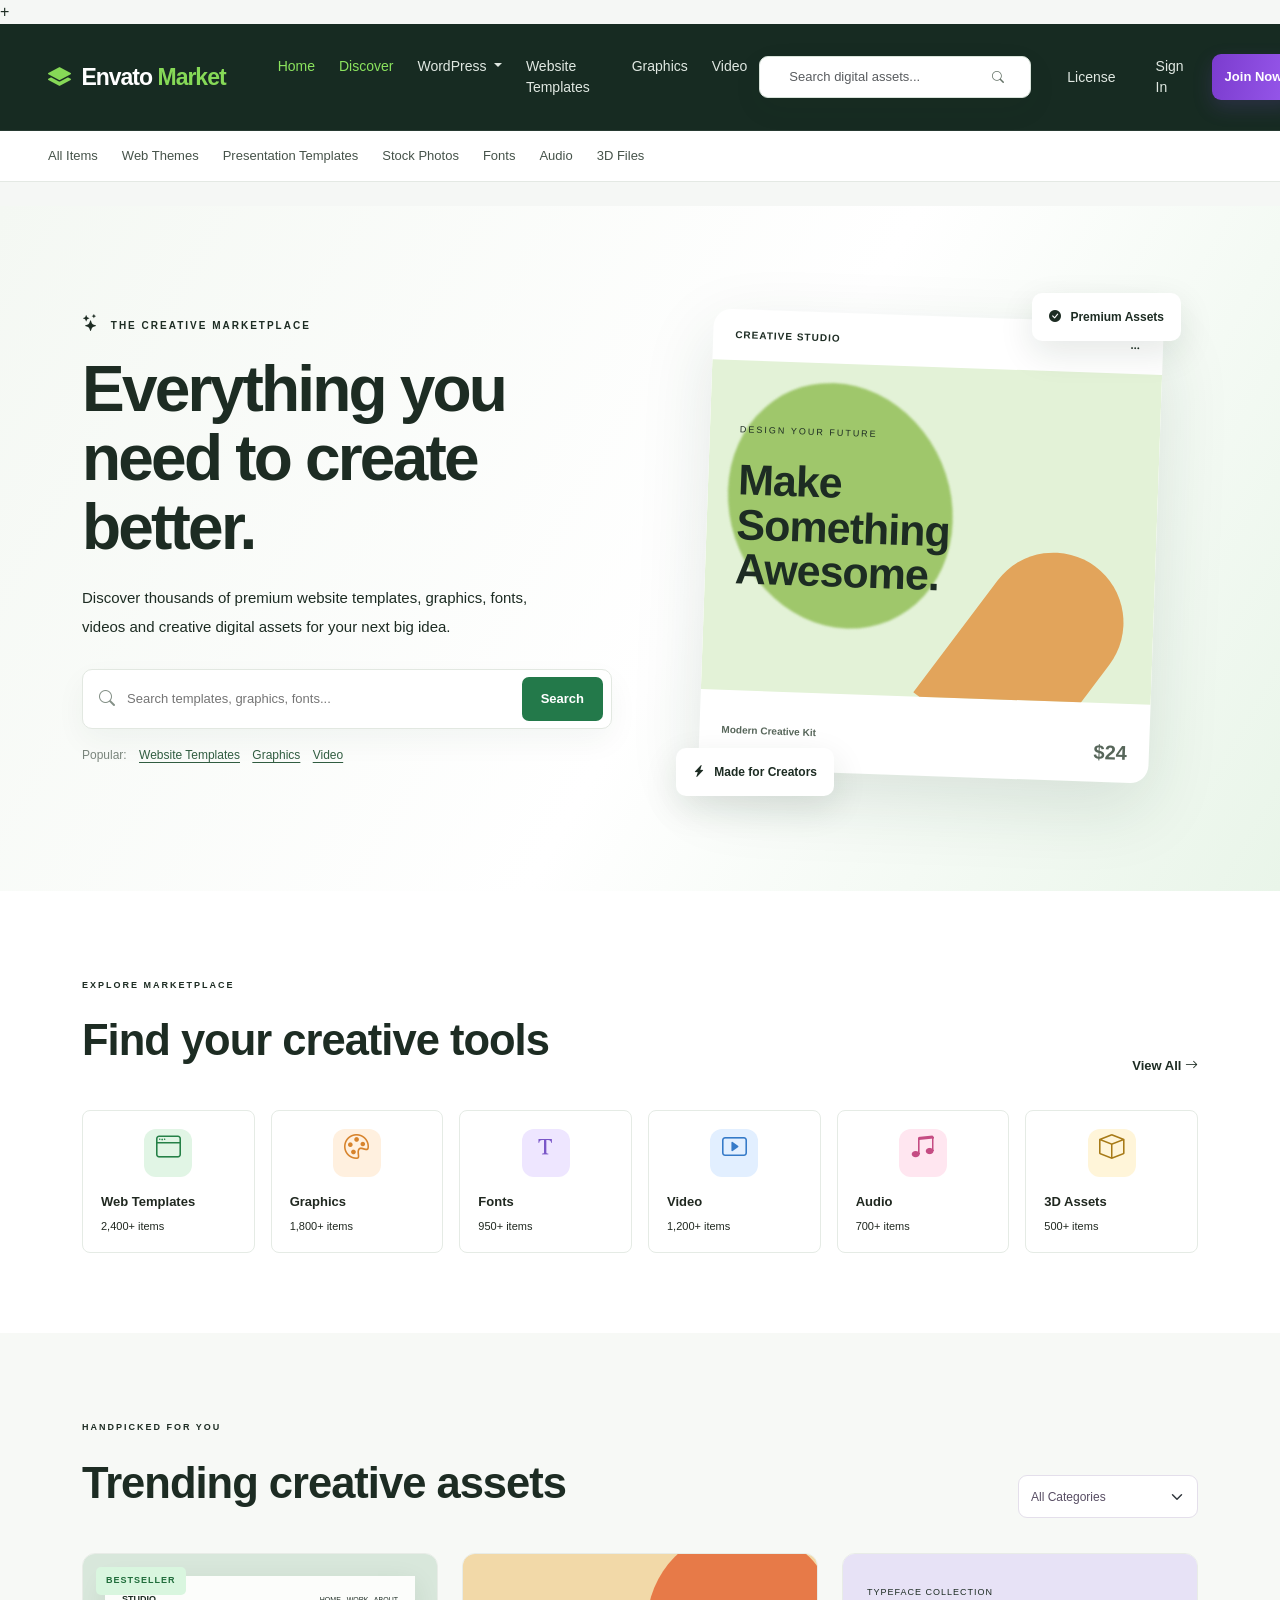
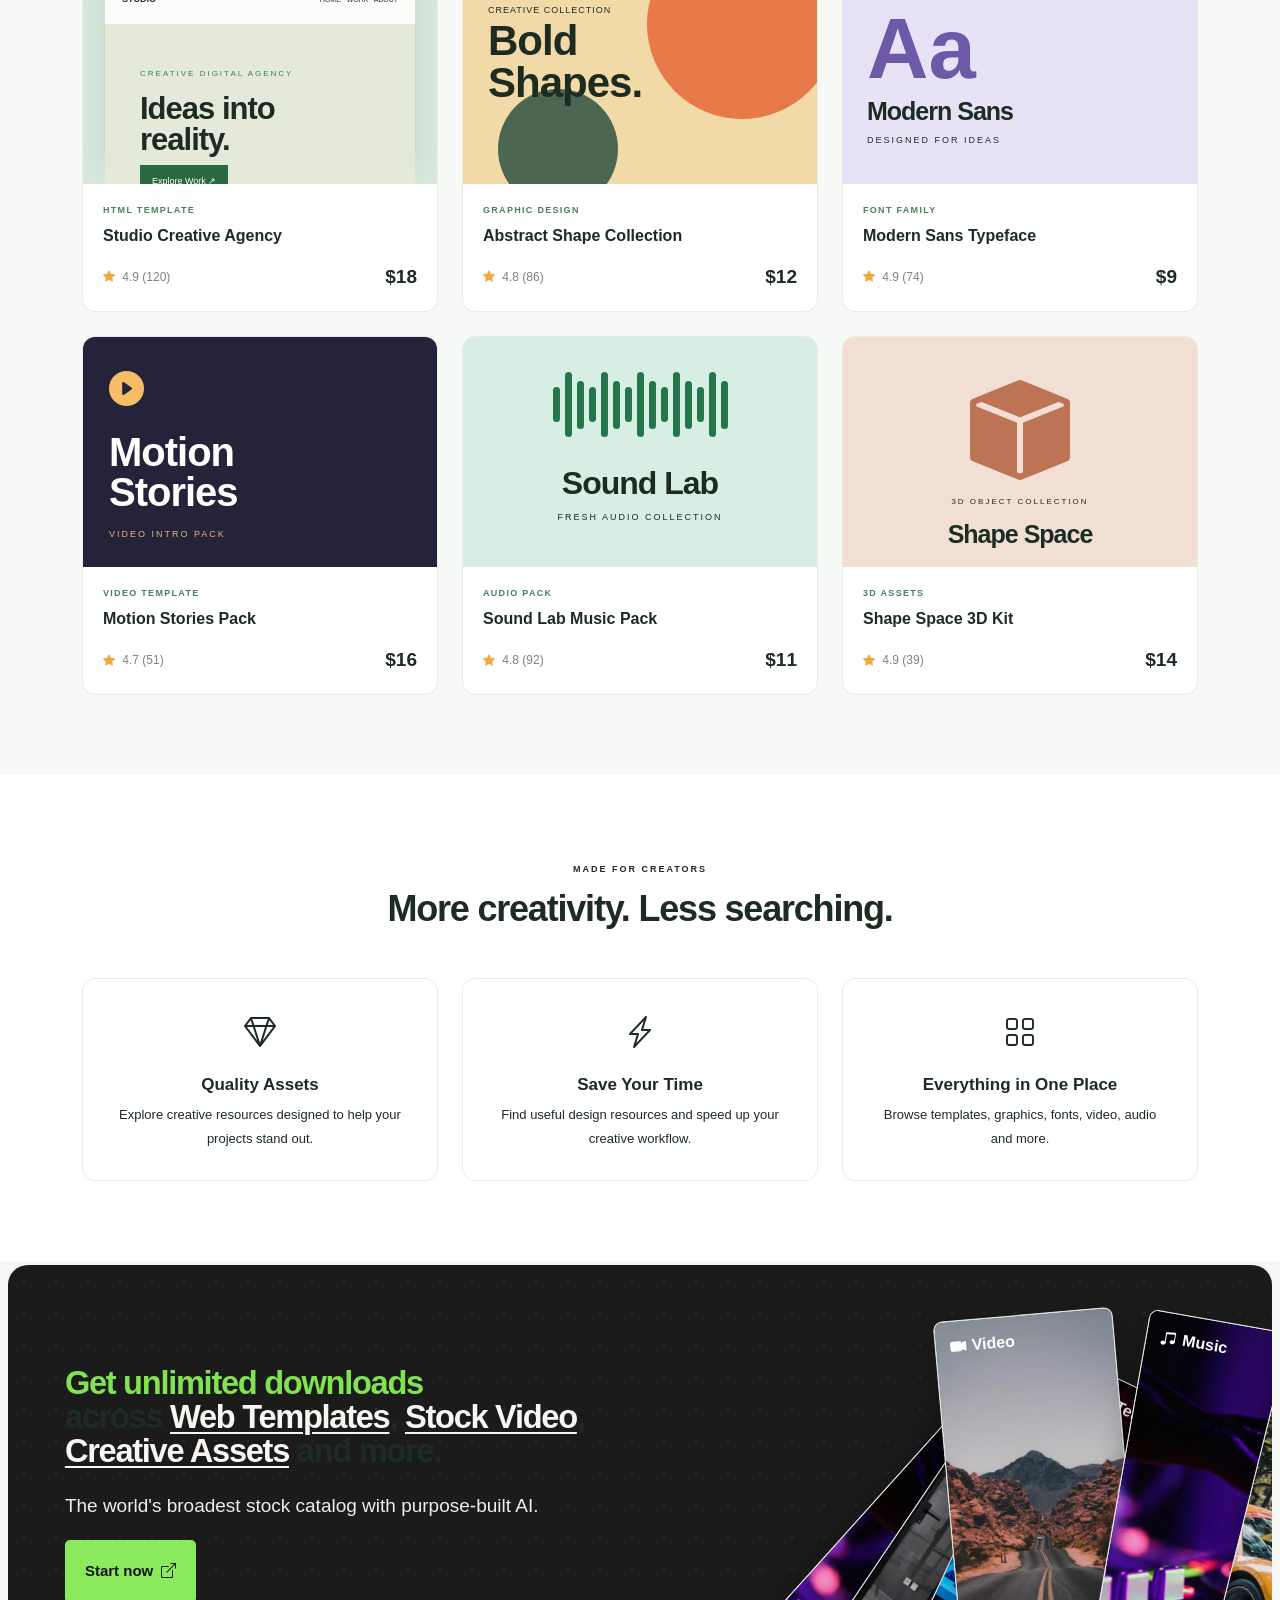
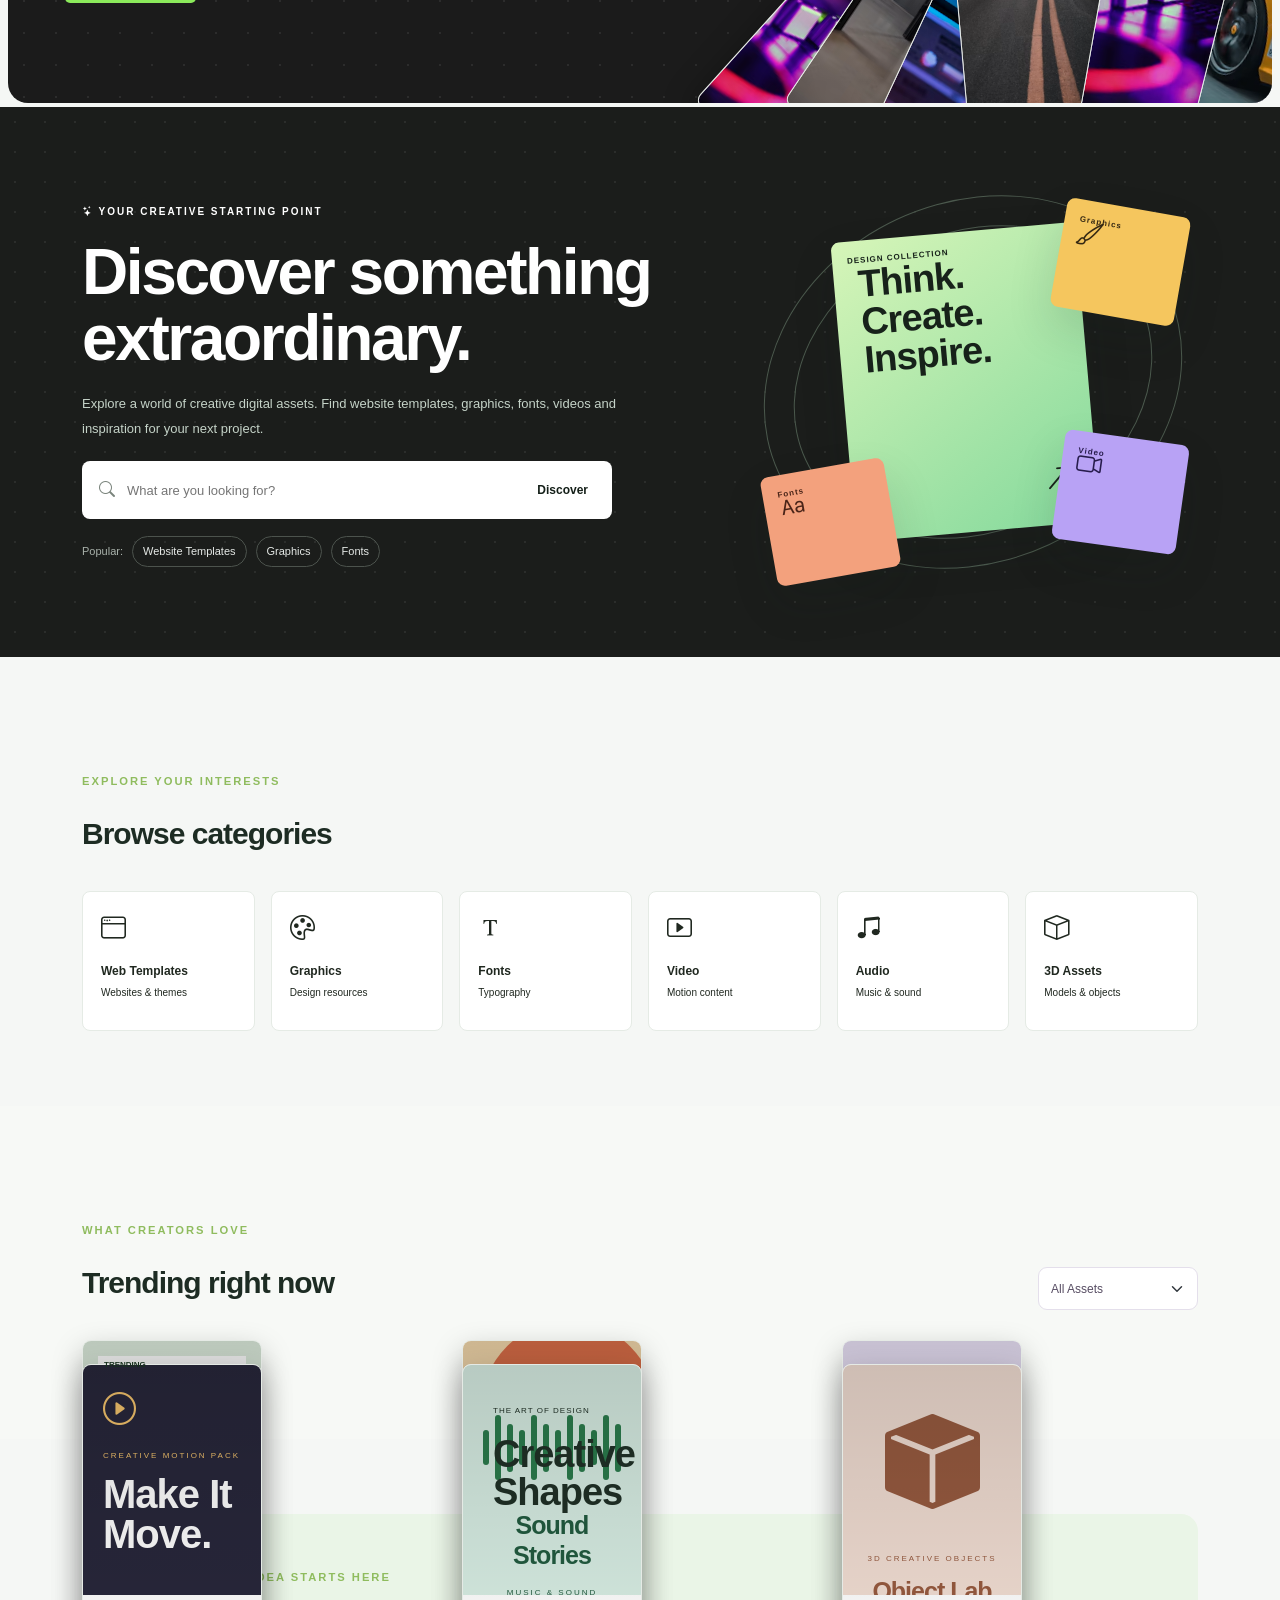
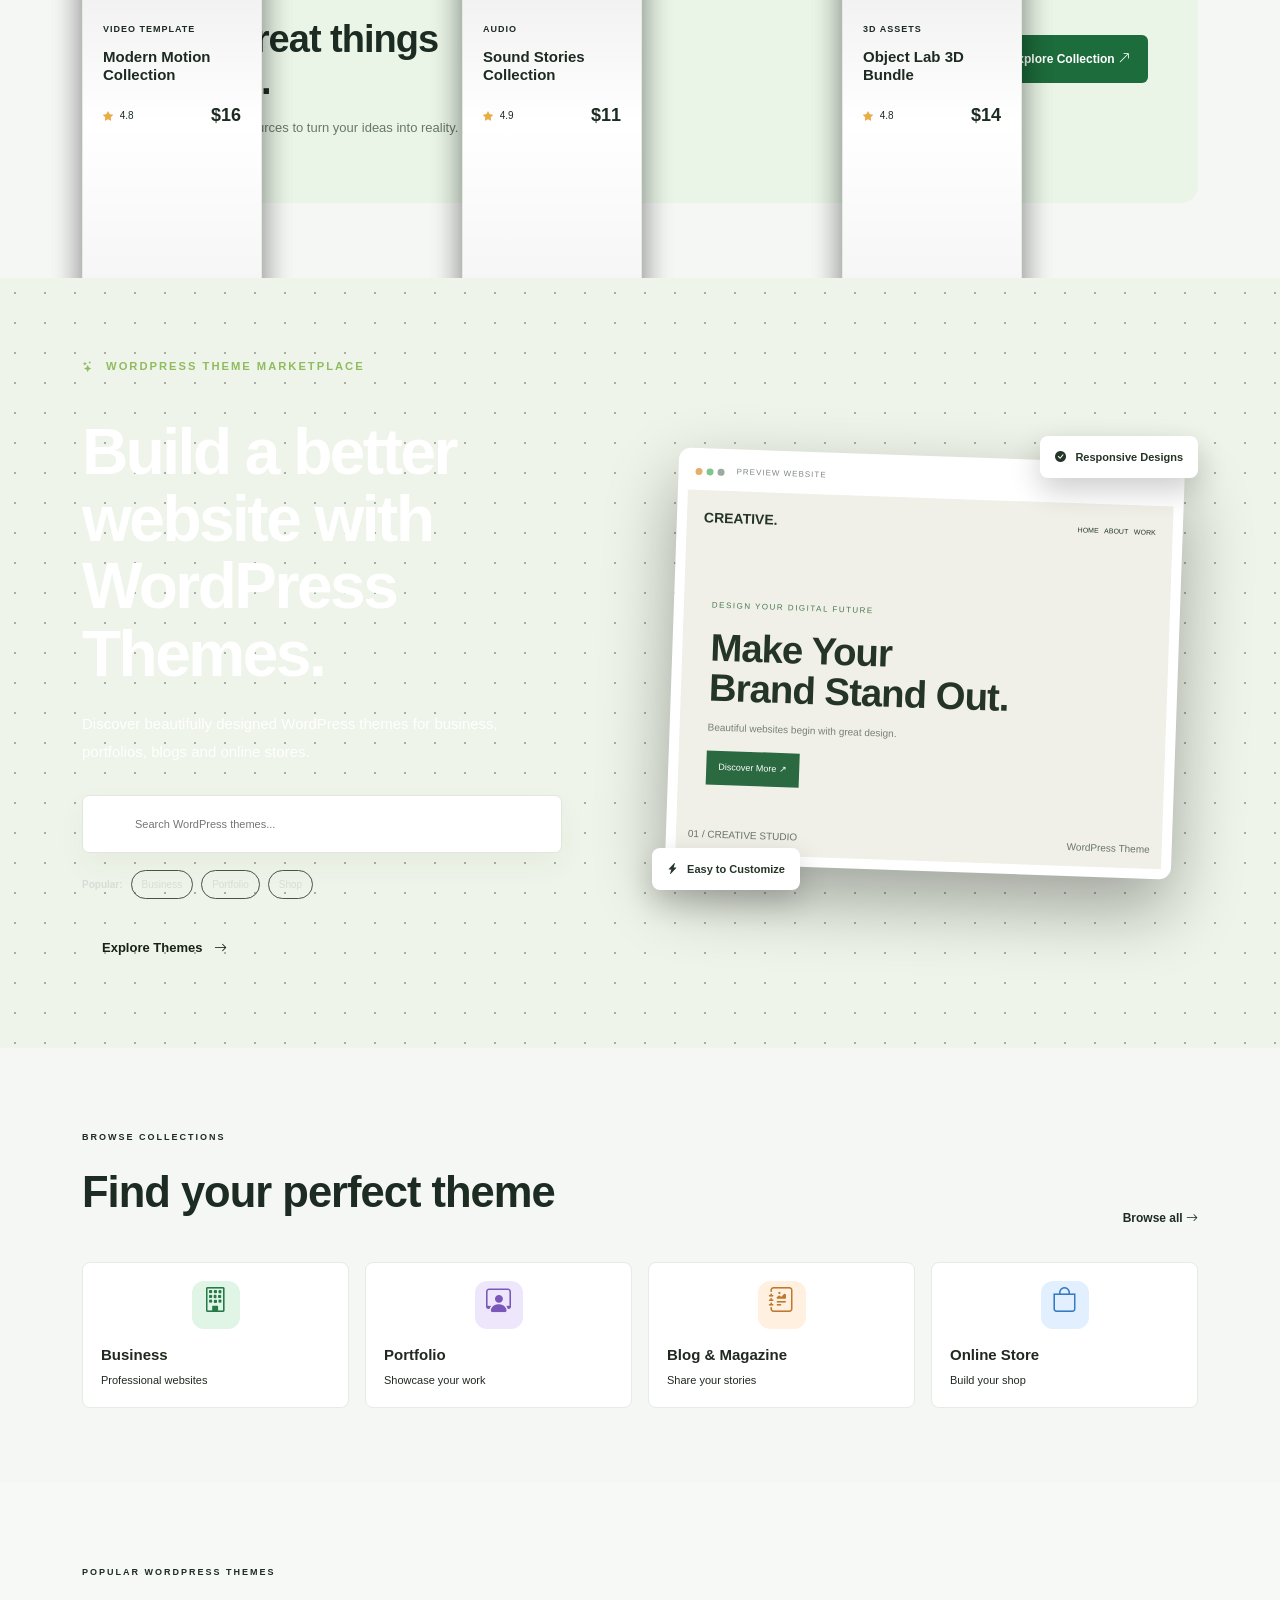
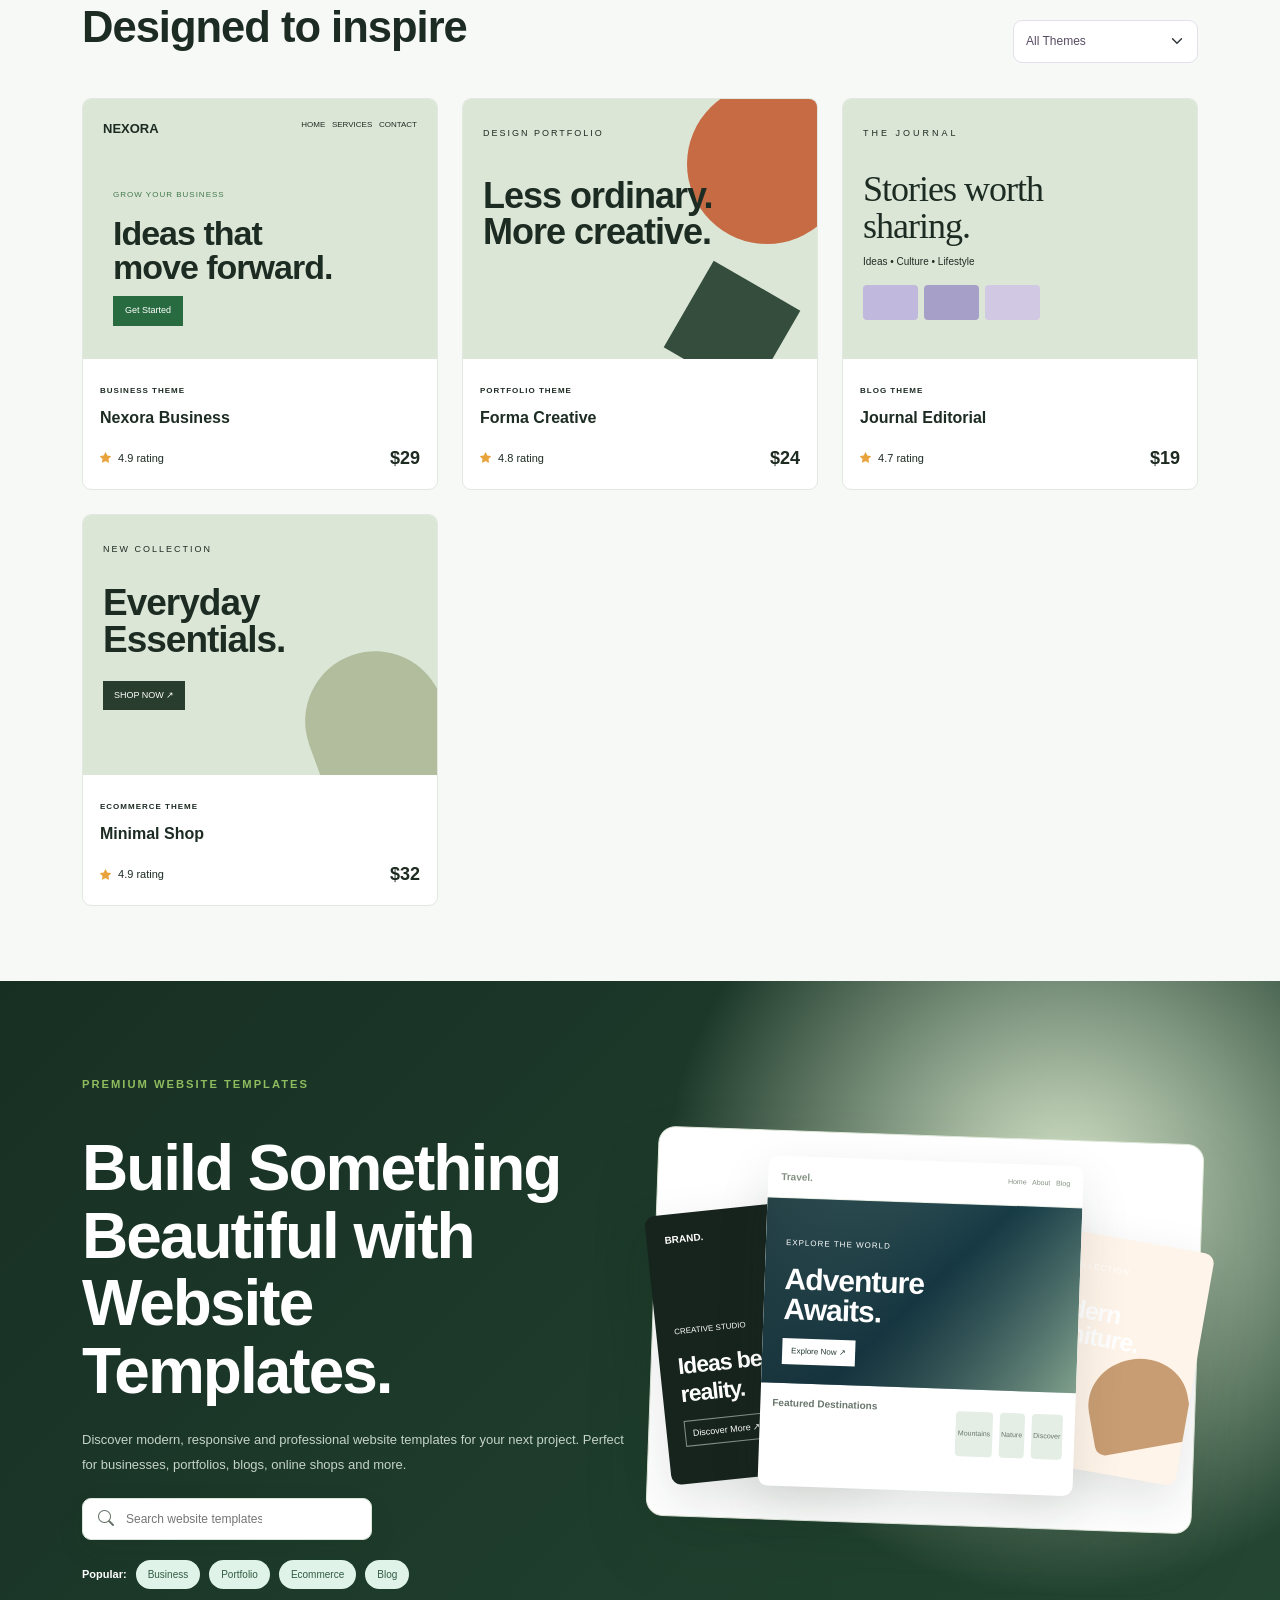
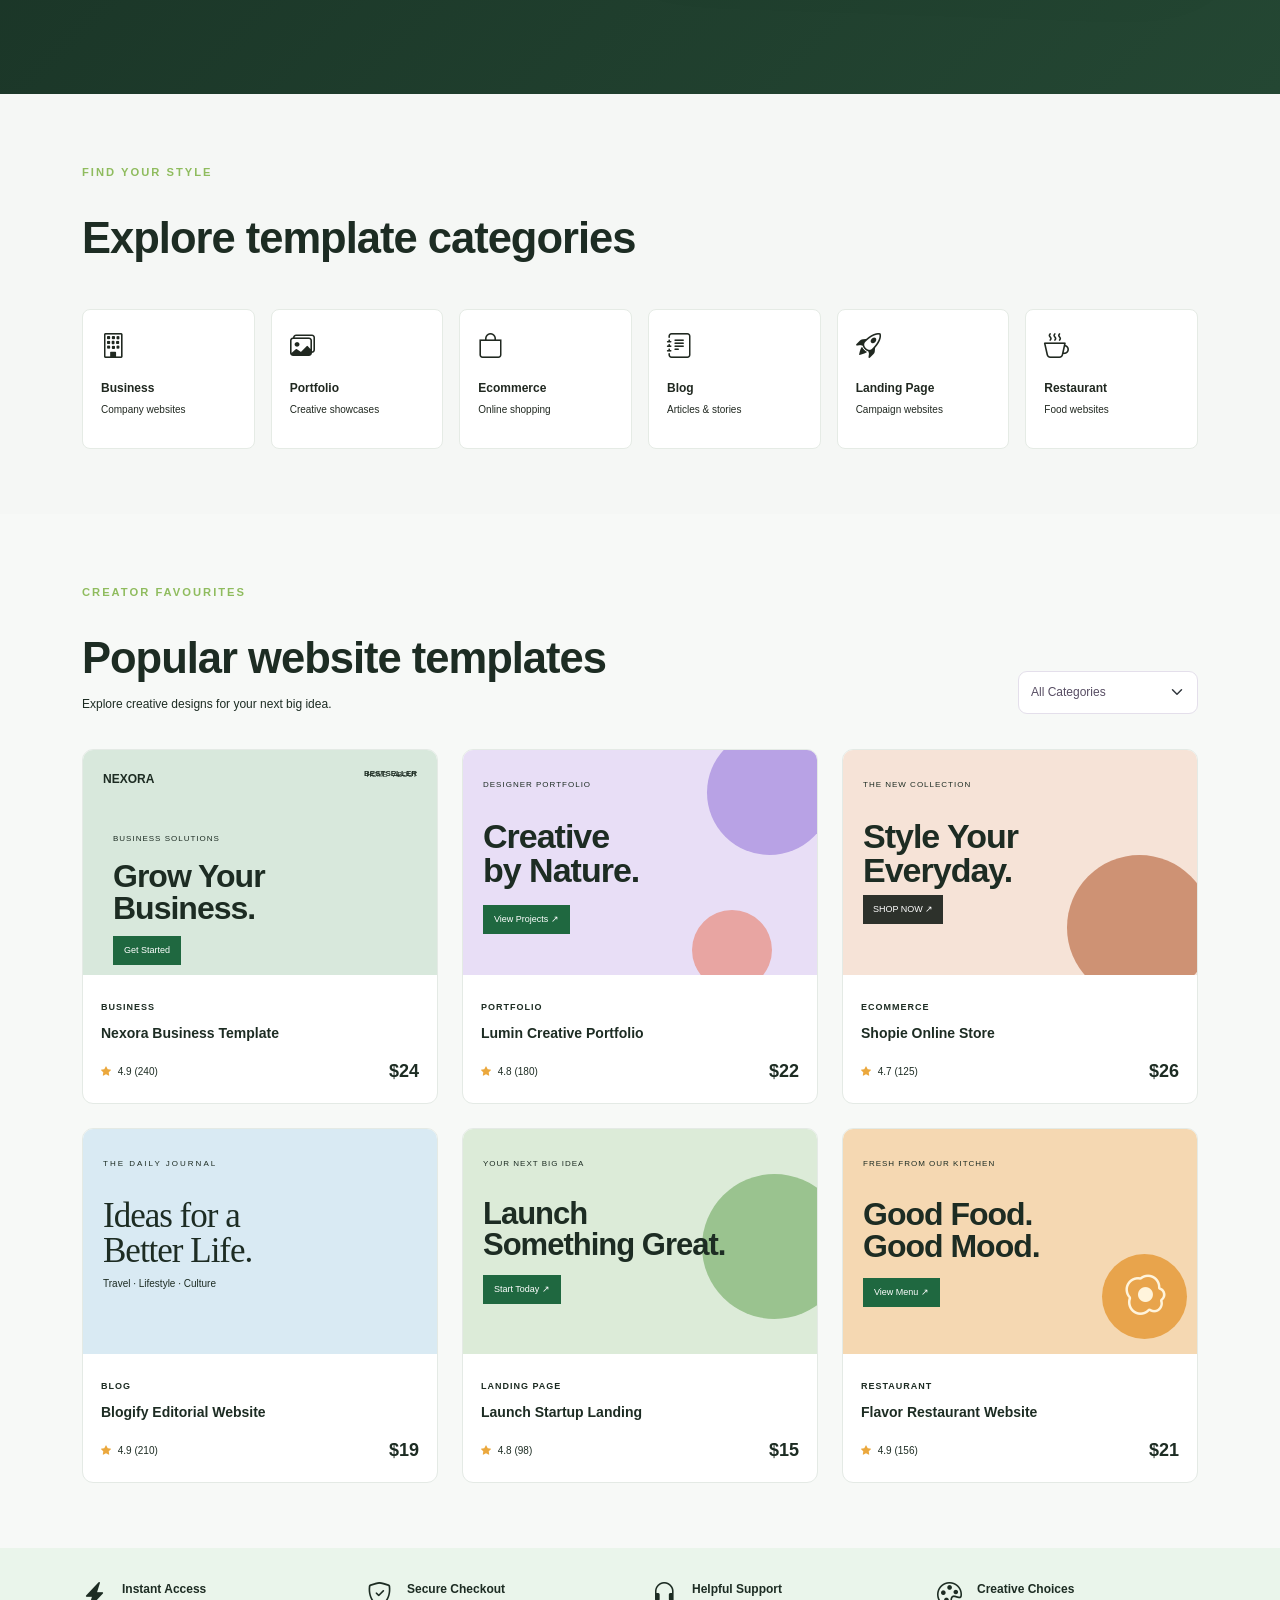
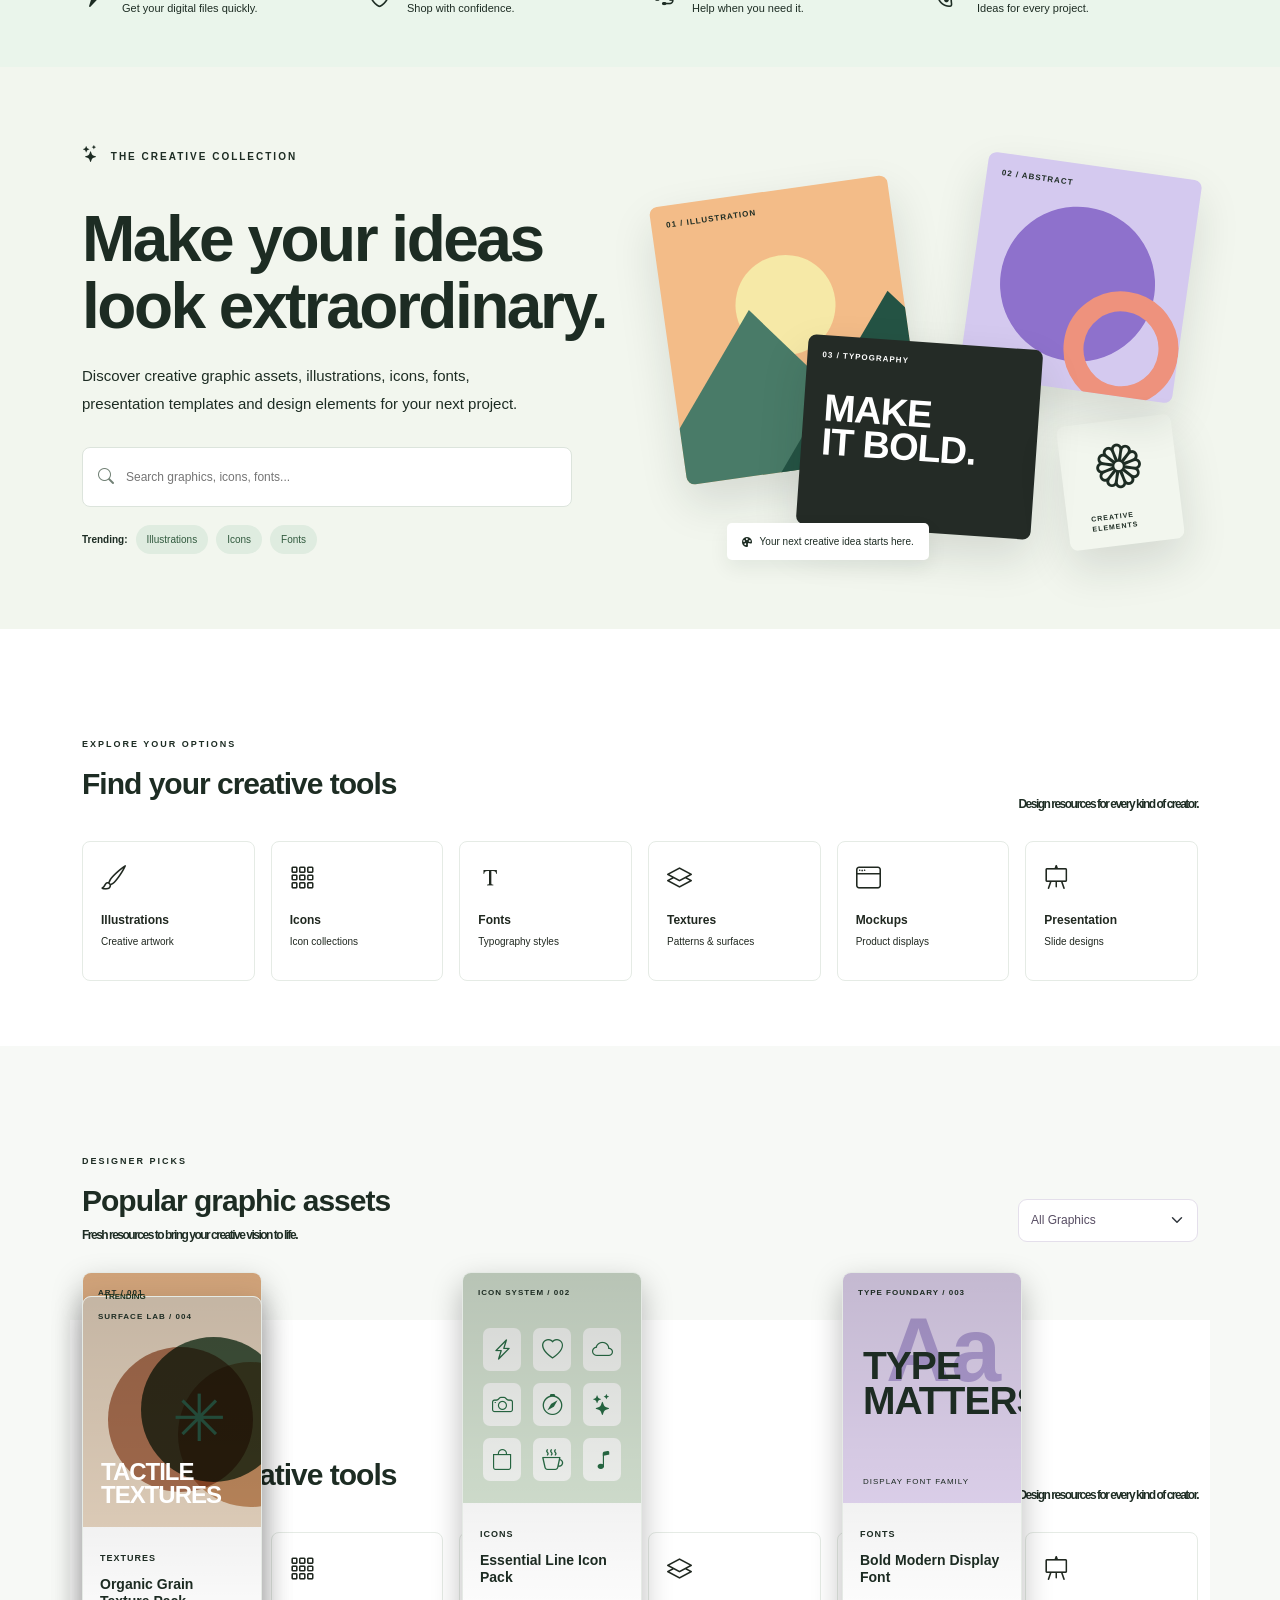
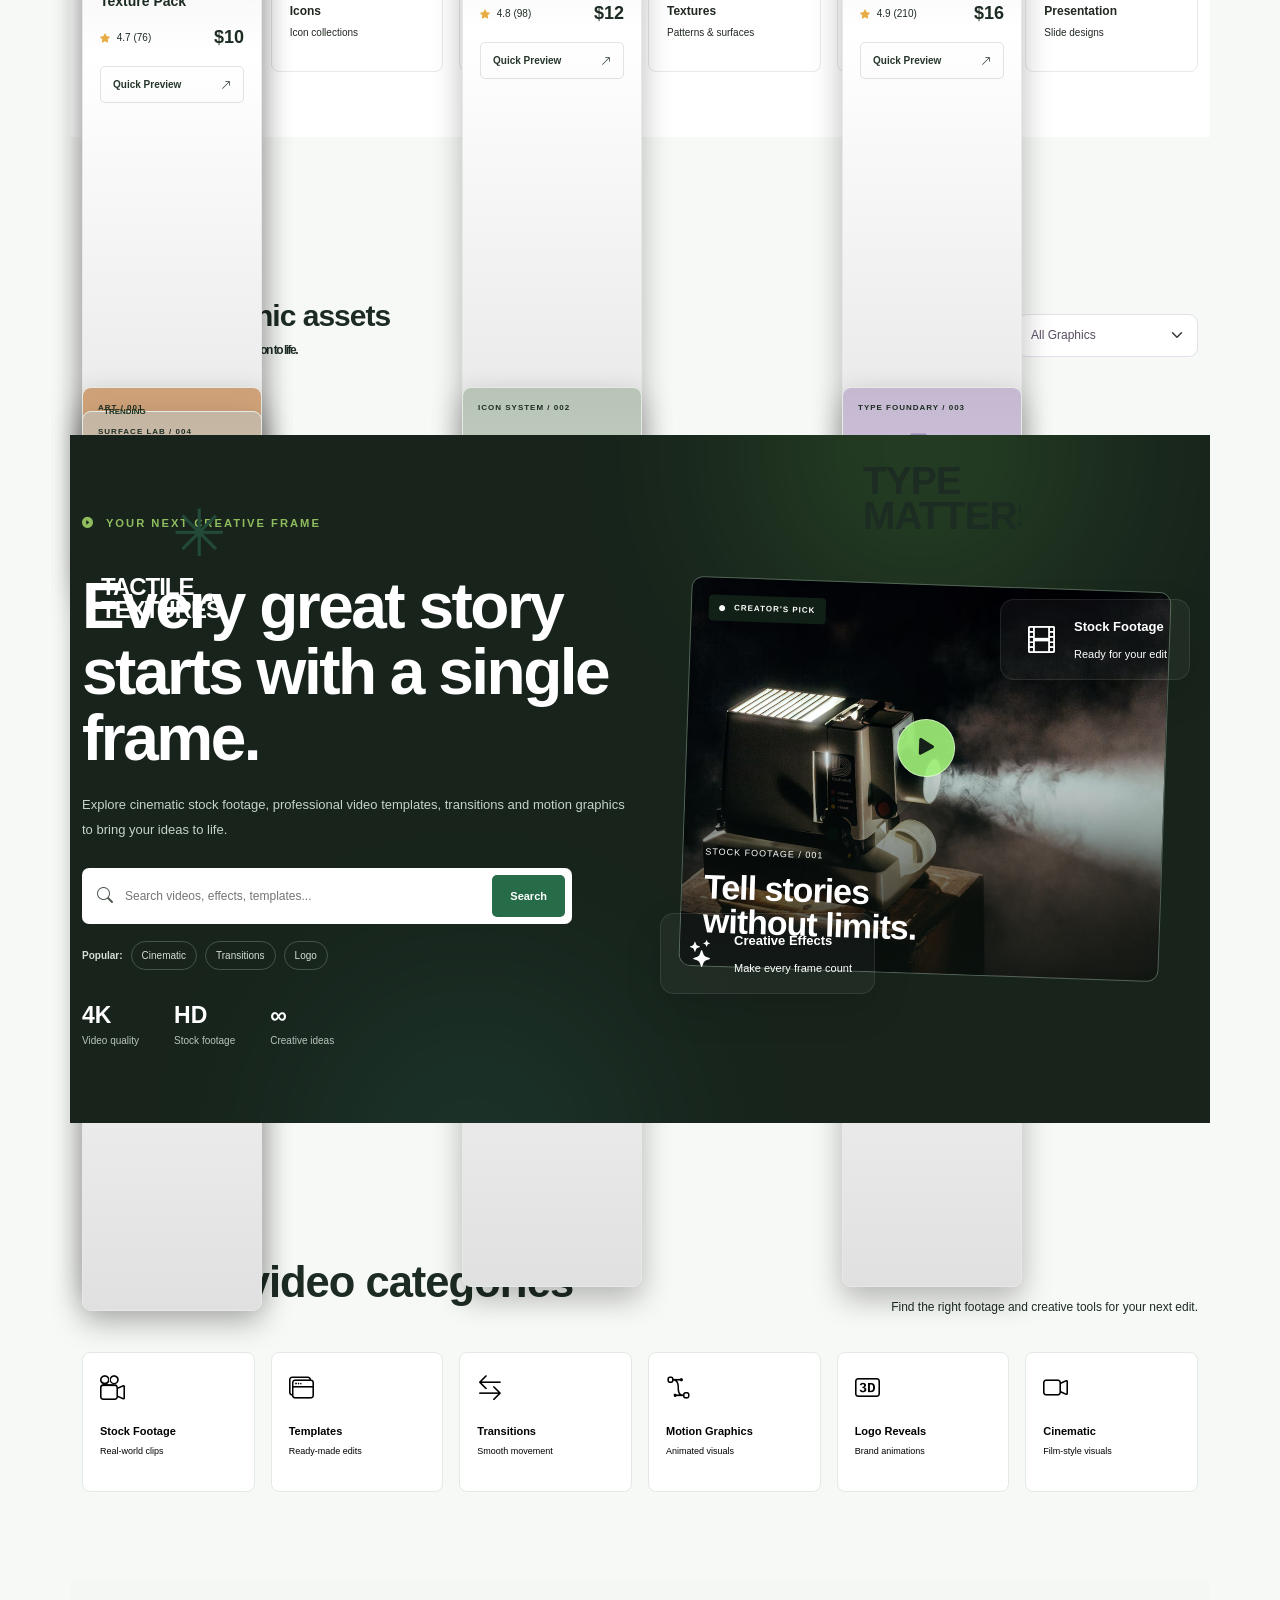
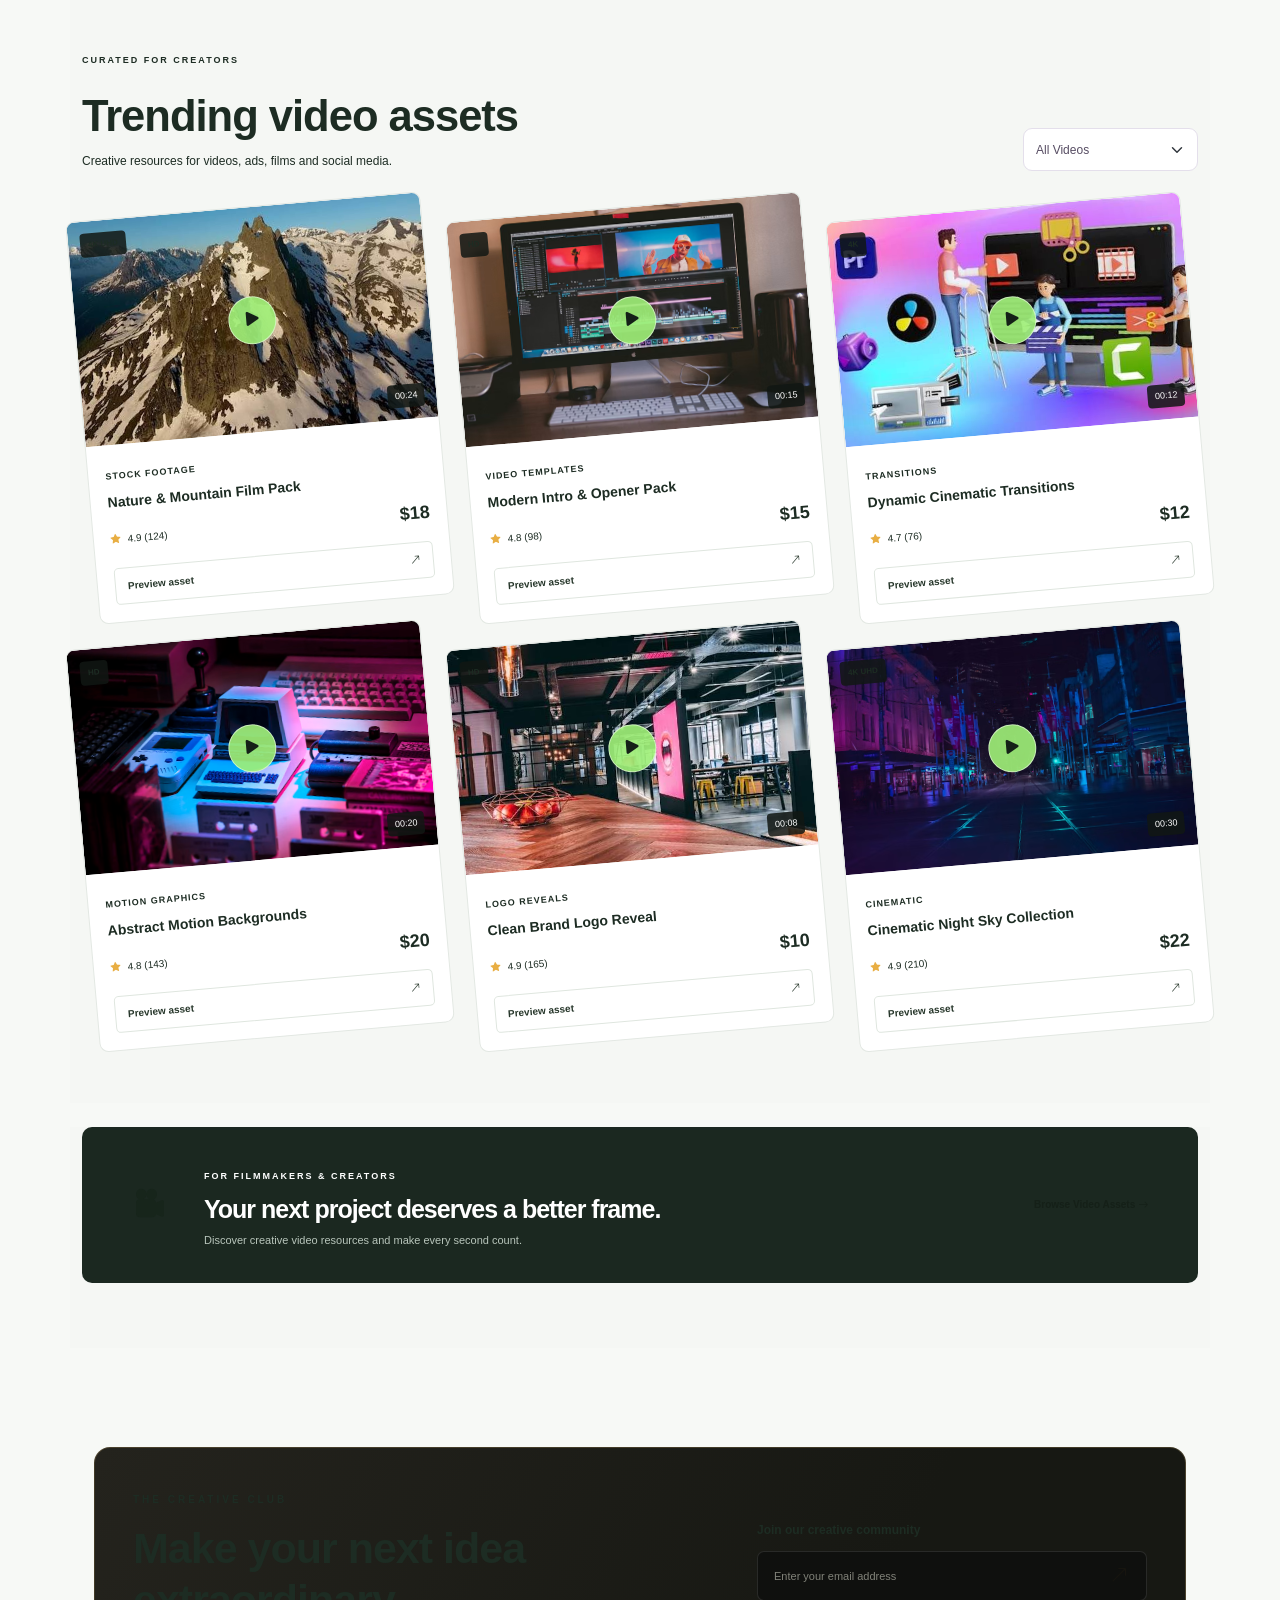
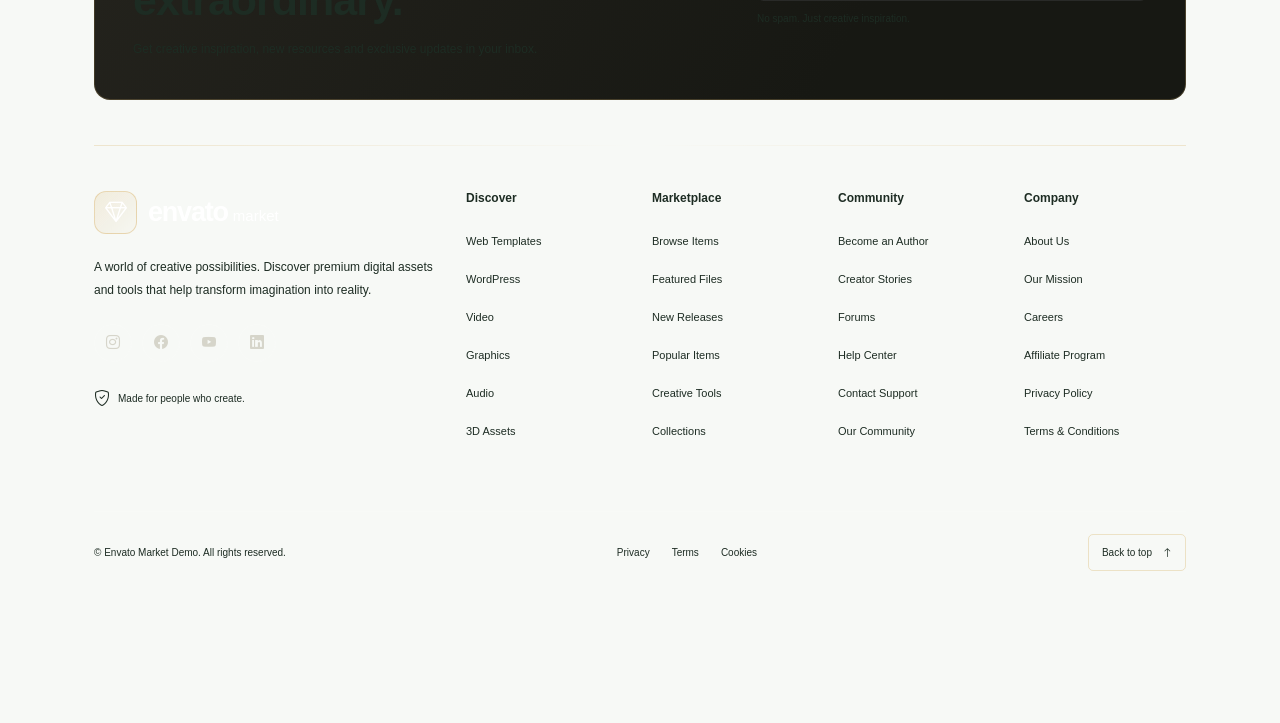
<file: Index.html>
<!DOCTYPE html>
<html lang="en">

<head>
    <meta charset="UTF-8">+
    <meta name="viewport" content="width=device-width, initial-scale=1.0">
    <title>Envato Market</title>
    <!-- Bootstrap CSS -->
    <link href="https://cdn.jsdelivr.net/npm/bootstrap@5.3.3/dist/css/bootstrap.min.css" rel="stylesheet">
    <link href="https://cdn.jsdelivr.net/npm/bootstrap-icons@1.11.3/font/bootstrap-icons.min.css" rel="stylesheet">

    <!-- Font Awesome -->
    <link rel="stylesheet" href="https://cdnjs.cloudflare.com/ajax/libs/font-awesome/6.5.2/css/all.min.css">

    <!-- Custom CSS -->
    <link rel="stylesheet" href="Envo.css">
</head>

<body>
    <!------------- Navigation BAR --------->
    <!-- Top Navigation -->
    <nav class="navbar navbar-expand-lg market-navbar">
        <div class="container-fluid px-lg-5">

            <!-- Logo -->
            <a class="navbar-brand market-logo" href="#">
                <i class="bi bi-layers-fill"></i> Envato
                <span>Market</span>
            </a>

            <!-- Mobile Toggle -->
            <button class="navbar-toggler" type="button" data-bs-toggle="collapse" data-bs-target="#mainNavbar" aria-controls="mainNavbar" aria-expanded="false" aria-label="Toggle navigation">
                <span class="navbar-toggler-icon"></span>
            </button>

            <!-- Navigation Links -->
            <div class="collapse navbar-collapse" id="mainNavbar">

                <ul class="navbar-nav ms-lg-4 me-auto mb-3 mb-lg-0">
                    <li class="nav-item">
                        <a class="nav-link active" href="Home.html">Home</a>
                    </li>

                    <li class="nav-item">
                        <a class="nav-link active" href="Discover.html">Discover</a>
                    </li>

                    <li class="nav-item dropdown">
                        <a class="nav-link dropdown-toggle" href="WordPress.html" role="button" data-bs-toggle="dropdown" aria-expanded="false">
                            WordPress
                        </a>
                        <ul class="dropdown-menu">
                            <li><a class="dropdown-item" href="WordPress-Theam.html">WordPress Themes</a></li>
                            <li><a class="dropdown-item" href="Plugins.html">Plugins</a></li>
                            <li><a class="dropdown-item" href="Template-Kits.html">Template Kits</a></li>
                        </ul>
                    </li>

                    <li class="nav-item">
                        <a class="nav-link" href="Website-Template.html">Website Templates</a>
                    </li>

                    <li class="nav-item">
                        <a class="nav-link" href="Graphics.html">Graphics</a>
                    </li>

                    <li class="nav-item">
                        <a class="nav-link" href="Video.html">Video</a>
                    </li>
                </ul>

                <!-- Search -->
                <form class="search-box d-flex my-3 my-lg-0" id="searchForm" role="search">
                    <input class="form-control" type="search" id="searchInput" placeholder="Search digital assets..." aria-label="Search digital assets">
                    <button type="submit" aria-label="Search">
                        <i class="bi bi-search"></i>
                    </button>
                </form>

                <!-- Right Side -->
                <div class="nav-actions d-flex align-items-center gap-3 ms-lg-4">
                    <a href="License.html" class="nav-link">License</a>
                    <a href="Sigfn-In.html" class="nav-link">Sign In</a>
                    <a href="Join-Now.html" class="join-btn">Join Now</a>
                </div>

            </div>
        </div>
    </nav>

    <!-- Small Category Bar -->
    <div class="category-bar">
        <div class="container-fluid px-lg-5">
            <div class="d-flex flex-wrap gap-4">
                <a href="All-Iteam.html">All Items</a>
                <a href="Web-Themes.html">Web Themes</a>
                <a href="Presentation-Templates.html">Presentation Templates</a>
                <a href="Stock-Photoes.html">Stock Photos</a>
                <a href="Fonts.html">Fonts</a>
                <a href="Audio.html">Audio</a>
                <a href="3D-Files.html">3D Files</a>
            </div>
        </div>
    </div>

    <!-- Demo Search Message -->
    <div class="container mt-4">
        <p id="searchMessage" class="search-message" aria-live="polite"></p>
    </div>

    <!------------- Home Bar section ------------->

    <section class="hero-section" id="home">
        <div class="container">
            <div class="row align-items-center g-5">
                <div class="col-lg-6">
                    <span class="hero-label"><i class="bi bi-stars"></i> THE CREATIVE MARKETPLACE</span>

                    <h1>Everything you need to <span>create better.</span></h1>

                    <p class="hero-description">
                        Discover thousands of premium website templates, graphics, fonts, videos and creative digital assets for your next big idea.
                    </p>

                    <form class="hero-search" id="searchForm">
                        <i class="bi bi-search"></i>
                        <input type="search" id="searchInput" placeholder="Search templates, graphics, fonts..." aria-label="Search digital assets">
                        <button type="submit">Search</button>
                    </form>

                    <p class="popular-text">
                        Popular:
                        <a href="Website-Template.html" data-search="website">Website Templates</a>
                        <a href="Graphics.html" data-search="graphics">Graphics</a>
                        <a href="Vieo.html" data-search="video">Video</a>
                    </p>
                </div>

                <div class="col-lg-6">
                    <div class="hero-visual">
                        <div class="floating-tag tag-one"><i class="bi bi-check-circle-fill"></i> Premium Assets</div>

                        <div class="visual-main">
                            <div class="visual-top">
                                <span>CREATIVE STUDIO</span>
                                <i class="bi bi-three-dots"></i>
                            </div>
                            <div class="visual-art">
                                <div class="art-circle"></div>
                                <div class="art-text">
                                    <small>DESIGN YOUR FUTURE</small>
                                    <h2>Make<br>Something<br>Awesome.</h2>
                                </div>
                                <div class="art-block"></div>
                            </div>
                            <div class="visual-bottom">
                                <span>Modern Creative Kit</span>
                                <span class="price">$24</span>
                            </div>
                        </div>

                        <div class="floating-tag tag-two">
                            <i class="bi bi-lightning-charge-fill"></i> Made for Creators
                        </div>
                    </div>
                </div>
            </div>
        </div>
    </section>

    <!-- CATEGORY SECTION -->
    <section class="category-section" id="categories">
        <div class="container">
            <div class="section-heading">
                <div>
                    <span class="section-label">EXPLORE MARKETPLACE</span>
                    <h2>Find your creative tools</h2>
                </div>
                <a href="products.html" class="view-link">View All <i class="bi bi-arrow-right"></i></a>
            </div>

            <div class="row g-3">
                <div class="col-6 col-md-4 col-lg-2">
                    <a href="products.html" class="category-card" data-category="Website Templates">
                        <div class="category-icon icon-green"><i class="bi bi-window"></i></div>
                        <h6>Web Templates</h6>
                        <p>2,400+ items</p>
                    </a>
                </div>
                <div class="col-6 col-md-4 col-lg-2">
                    <a href="products.html" class="category-card" data-category="Graphics">
                        <div class="category-icon icon-orange"><i class="bi bi-palette"></i></div>
                        <h6>Graphics</h6>
                        <p>1,800+ items</p>
                    </a>
                </div>
                <div class="col-6 col-md-4 col-lg-2">
                    <a href="products.html" class="category-card" data-category="Fonts">
                        <div class="category-icon icon-purple"><i class="bi bi-fonts"></i></div>
                        <h6>Fonts</h6>
                        <p>950+ items</p>
                    </a>
                </div>
                <div class="col-6 col-md-4 col-lg-2">
                    <a href="products.html" class="category-card" data-category="Video">
                        <div class="category-icon icon-blue"><i class="bi bi-play-btn"></i></div>
                        <h6>Video</h6>
                        <p>1,200+ items</p>
                    </a>
                </div>
                <div class="col-6 col-md-4 col-lg-2">
                    <a href="products.html" class="category-card" data-category="Audio">
                        <div class="category-icon icon-pink"><i class="bi bi-music-note-beamed"></i></div>
                        <h6>Audio</h6>
                        <p>700+ items</p>
                    </a>
                </div>
                <div class="col-6 col-md-4 col-lg-2">
                    <a href="products.html" class="category-card" data-category="3D">
                        <div class="category-icon icon-yellow"><i class="bi bi-box"></i></div>
                        <h6>3D Assets</h6>
                        <p>500+ items</p>
                    </a>
                </div>
            </div>
        </div>
    </section>

    <!-- FEATURED PRODUCTS -->
    <section class="products-section" id="products">
        <div class="container">
            <div class="section-heading">
                <div>
                    <span class="section-label">HANDPICKED FOR YOU</span>
                    <h2>Trending creative assets</h2>
                </div>
                <select id="categoryFilter" class="form-select filter-select" aria-label="Filter products">
                    <option value="all">All Categories</option>
                    <option value="Website Templates">Web Templates</option>
                    <option value="Graphics">Graphics</option>
                    <option value="Fonts">Fonts</option>
                    <option value="Video">Video</option>
                    <option value="Audio">Audio</option>
                    <option value="3D">3D Assets</option>
                </select>
            </div>

            <div class="row g-4" id="productGrid">

                <div class="col-md-6 col-lg-4 product-item" data-category="Website Templates">
                    <div class="product-card">
                        <div class="product-image product-web">
                            <span class="product-badge">BESTSELLER</span>
                            <div class="web-preview">
                                <div class="preview-nav">STUDIO <span>HOME &nbsp; WORK &nbsp; ABOUT</span></div>
                                <div class="preview-content"><small>CREATIVE DIGITAL AGENCY</small>
                                    <h3>Ideas into<br>reality.</h3>
                                    <div class="preview-button">Explore Work ↗</div>
                                </div>
                            </div>
                        </div>
                        <div class="product-info">
                            <div class="product-type">HTML TEMPLATE</div>
                            <h5>Studio Creative Agency</h5>
                            <div class="product-bottom"><span><i class="bi bi-star-fill"></i> 4.9
                                    (120)</span><strong>$18</strong></div>
                        </div>
                    </div>
                </div>

                <div class="col-md-6 col-lg-4 product-item" data-category="Graphics">
                    <div class="product-card">
                        <div class="product-image product-graphic">
                            <div class="graphic-shape shape-a"></div>
                            <div class="graphic-shape shape-b"></div>
                            <div class="graphic-copy"><small>CREATIVE COLLECTION</small>
                                <h2>Bold<br>Shapes.</h2>
                            </div>
                        </div>
                        <div class="product-info">
                            <div class="product-type">GRAPHIC DESIGN</div>
                            <h5>Abstract Shape Collection</h5>
                            <div class="product-bottom"><span><i class="bi bi-star-fill"></i> 4.8
                                    (86)</span><strong>$12</strong></div>
                        </div>
                    </div>
                </div>

                <div class="col-md-6 col-lg-4 product-item" data-category="Fonts">
                    <div class="product-card">
                        <div class="product-image product-font">
                            <small>TYPEFACE COLLECTION</small>
                            <div class="font-big">Aa</div>
                            <h2>Modern Sans</h2>
                            <p>DESIGNED FOR IDEAS</p>
                        </div>
                        <div class="product-info">
                            <div class="product-type">FONT FAMILY</div>
                            <h5>Modern Sans Typeface</h5>
                            <div class="product-bottom"><span><i class="bi bi-star-fill"></i> 4.9
                                    (74)</span><strong>$9</strong></div>
                        </div>
                    </div>
                </div>

                <div class="col-md-6 col-lg-4 product-item" data-category="Video">
                    <div class="product-card">
                        <div class="product-image product-video">
                            <i class="bi bi-play-circle-fill"></i>
                            <h2>Motion<br>Stories</h2>
                            <small>VIDEO INTRO PACK</small>
                        </div>
                        <div class="product-info">
                            <div class="product-type">VIDEO TEMPLATE</div>
                            <h5>Motion Stories Pack</h5>
                            <div class="product-bottom"><span><i class="bi bi-star-fill"></i> 4.7
                                    (51)</span><strong>$16</strong></div>
                        </div>
                    </div>
                </div>

                <div class="col-md-6 col-lg-4 product-item" data-category="Audio">
                    <div class="product-card">
                        <div class="product-image product-audio">
                            <div class="sound-bars">
                                <span></span><span></span><span></span><span></span><span></span><span></span><span></span><span></span><span></span><span></span><span></span><span></span><span></span><span></span><span></span>
                            </div>
                            <h2>Sound Lab</h2>
                            <p>FRESH AUDIO COLLECTION</p>
                        </div>
                        <div class="product-info">
                            <div class="product-type">AUDIO PACK</div>
                            <h5>Sound Lab Music Pack</h5>
                            <div class="product-bottom"><span><i class="bi bi-star-fill"></i> 4.8
                                    (92)</span><strong>$11</strong></div>
                        </div>
                    </div>
                </div>

                <div class="col-md-6 col-lg-4 product-item" data-category="3D">
                    <div class="product-card">
                        <div class="product-image product-3d">
                            <div class="cube-shape"><i class="bi bi-box-fill"></i></div>
                            <small>3D OBJECT COLLECTION</small>
                            <h2>Shape Space</h2>
                        </div>
                        <div class="product-info">
                            <div class="product-type">3D ASSETS</div>
                            <h5>Shape Space 3D Kit</h5>
                            <div class="product-bottom"><span><i class="bi bi-star-fill"></i> 4.9
                                    (39)</span><strong>$14</strong></div>
                        </div>
                    </div>
                </div>

            </div>

            <p id="emptyMessage" class="text-center mt-4 d-none">No products found in this category.</p>
        </div>
    </section>

    <!-- WHY CHOOSE US -->
    <section class="features-section" id="features">
        <div class="container">
            <div class="text-center mb-5">
                <span class="section-label">MADE FOR CREATORS</span>
                <h2>More creativity. Less searching.</h2>
            </div>
            <div class="row g-4">
                <div class="col-md-4">
                    <div class="feature-card">
                        <i class="bi bi-gem"></i>
                        <h5>Quality Assets</h5>
                        <p>Explore creative resources designed to help your projects stand out.</p>
                    </div>
                </div>
                <div class="col-md-4">
                    <div class="feature-card">
                        <i class="bi bi-lightning-charge"></i>
                        <h5>Save Your Time</h5>
                        <p>Find useful design resources and speed up your creative workflow.</p>
                    </div>
                </div>
                <div class="col-md-4">
                    <div class="feature-card">
                        <i class="bi bi-grid"></i>
                        <h5>Everything in One Place</h5>
                        <p>Browse templates, graphics, fonts, video, audio and more.</p>
                    </div>
                </div>
            </div>
        </div>
    </section>

    <!-- Creative Market Hero -->
    <main class="container-fluid hero-wrapper">
        <section class="hero-banner">

            <!-- Background dots -->
            <div class="dot-pattern"></div>

            <!-- Left content -->
            <div class="hero-content">
                <h1>
                    <span class="green-text">Get unlimited downloads</span><br> across <a href="assets.html">Web Templates</a>,
                    <a href="assets.html">Stock Video</a>,<br class="desktop-break">
                    <a href="assets.html">Creative Assets</a> and more.
                </h1>

                <p>The world's broadest stock catalog with purpose-built AI.</p>

                <a href="assets.html" class="start-btn">
                    Start now <i class="bi bi-box-arrow-up-right"></i>
                </a>
            </div>

            <!-- Right image cards -->
            <div class="cards-area" id="assets">

                <div class="asset-card sound-card">
                    <div class="card-label"><i class="bi bi-volume-up-fill"></i> Sound Effects</div>
                    <div class="card-image"></div>
                </div>

                <div class="asset-card web-card">
                    <div class="card-label"><i class="bi bi-globe"></i> Web Templates</div>
                    <div class="card-image"></div>
                </div>

                <div class="asset-card video-template-card">
                    <div class="card-label"><i class="bi bi-camera-video-fill"></i> Video Templates</div>
                    <div class="card-image"></div>
                </div>

                <div class="asset-card video-card">
                    <div class="card-label"><i class="bi bi-camera-video-fill"></i> Video</div>
                    <div class="card-image"></div>
                </div>

                <div class="asset-card music-card">
                    <div class="card-label"><i class="bi bi-music-note-beamed"></i> Music</div>
                    <div class="card-image"></div>
                </div>

                <div class="asset-card ai-card">
                    <div class="card-label"><i class="bi bi-stars"></i> AI Tools</div>
                    <div class="card-image"></div>
                </div>

            </div>
        </section>
    </main>

    <!------------- Discover Bar -------------->
    <!-- DISCOVER HERO -->
    <section class="discover-hero" id="discover">
        <div class="hero-dots"></div>

        <div class="container position-relative">
            <div class="row align-items-center gy-5">
                <div class="col-lg-7">
                    <span class="hero-kicker">
                        <i class="bi bi-stars"></i> YOUR CREATIVE STARTING POINT
                    </span>

                    <h1>Discover something <span>extraordinary.</span></h1>

                    <p class="hero-text">
                        Explore a world of creative digital assets. Find website templates, graphics, fonts, videos and inspiration for your next project.
                    </p>

                    <form class="discover-search" id="searchForm">
                        <i class="bi bi-search"></i>
                        <input type="search" id="searchInput" placeholder="What are you looking for?" aria-label="Search creative assets">
                        <button type="submit">Discover</button>
                    </form>

                    <div class="search-tags">
                        <span>Popular:</span>
                        <button type="button" data-search="website">Website Templates</button>
                        <button type="button" data-search="graphics">Graphics</button>
                        <button type="button" data-search="fonts">Fonts</button>
                    </div>
                </div>

                <div class="col-lg-5">
                    <div class="hero-art">
                        <div class="art-orbit orbit-one"></div>
                        <div class="art-orbit orbit-two"></div>

                        <div class="art-tile tile-main">
                            <span>DESIGN COLLECTION</span>
                            <h2>Think.<br>Create.<br>Inspire.</h2>
                            <i class="bi bi-arrow-up-right"></i>
                        </div>

                        <div class="art-tile tile-small tile-green">
                            <i class="bi bi-brush"></i>
                            <span>Graphics</span>
                        </div>

                        <div class="art-tile tile-small tile-purple">
                            <i class="bi bi-camera-video"></i>
                            <span>Video</span>
                        </div>

                        <div class="art-tile tile-small tile-orange">
                            <i class="bi bi-type"></i>
                            <span>Fonts</span>
                        </div>
                    </div>
                </div>
            </div>
        </div>
    </section>

    <!-- CATEGORY STRIP -->
    <section class="categories-section" id="categories">
        <div class="container">
            <div class="section-title">
                <div>
                    <span class="eyebrow">EXPLORE YOUR INTERESTS</span>
                    <h2>Browse categories</h2>
                </div>
            </div>

            <div class="row g-3">
                <div class="col-6 col-md-4 col-lg-2">
                    <button class="category-card" data-filter="Website Templates">
                        <i class="bi bi-window category-green"></i>
                        <strong>Web Templates</strong>
                        <small>Websites & themes</small>
                    </button>
                </div>

                <div class="col-6 col-md-4 col-lg-2">
                    <button class="category-card" data-filter="Graphics">
                        <i class="bi bi-palette category-orange"></i>
                        <strong>Graphics</strong>
                        <small>Design resources</small>
                    </button>
                </div>

                <div class="col-6 col-md-4 col-lg-2">
                    <button class="category-card" data-filter="Fonts">
                        <i class="bi bi-fonts category-purple"></i>
                        <strong>Fonts</strong>
                        <small>Typography</small>
                    </button>
                </div>

                <div class="col-6 col-md-4 col-lg-2">
                    <button class="category-card" data-filter="Video">
                        <i class="bi bi-play-btn category-blue"></i>
                        <strong>Video</strong>
                        <small>Motion content</small>
                    </button>
                </div>

                <div class="col-6 col-md-4 col-lg-2">
                    <button class="category-card" data-filter="Audio">
                        <i class="bi bi-music-note-beamed category-pink"></i>
                        <strong>Audio</strong>
                        <small>Music & sound</small>
                    </button>
                </div>

                <div class="col-6 col-md-4 col-lg-2">
                    <button class="category-card" data-filter="3D Assets">
                        <i class="bi bi-box category-yellow"></i>
                        <strong>3D Assets</strong>
                        <small>Models & objects</small>
                    </button>
                </div>
            </div>
        </div>
    </section>

    <!-- TRENDING SECTION -->
    <section class="trending-section" id="trending">
        <div class="container">
            <div class="section-title">
                <div>
                    <span class="eyebrow">WHAT CREATORS LOVE</span>
                    <h2>Trending right now</h2>
                </div>

                <select id="categoryFilter" class="form-select category-filter">
                    <option value="all">All Assets</option>
                    <option value="Website Templates">Web Templates</option>
                    <option value="Graphics">Graphics</option>
                    <option value="Fonts">Fonts</option>
                    <option value="Video">Video</option>
                    <option value="Audio">Audio</option>
                    <option value="3D Assets">3D Assets</option>
                </select>
            </div>

            <div class="row g-4" id="assetGrid">

                <div class="col-md-6 col-lg-4 asset-item" data-category="Website Templates">
                    <article class="asset-card">
                        <div class="asset-image web-image">
                            <span class="asset-badge">TRENDING</span>
                            <div class="mini-site">
                                <div class="mini-nav">STUDIO <span>WORK &nbsp; ABOUT</span></div>
                                <div class="mini-content">
                                    <small>CREATIVE DIGITAL STUDIO</small>
                                    <h3>Design your<br>own future.</h3>
                                    <span>Explore project ↗</span>
                                </div>
                            </div>
                        </div>
                        <div class="asset-details">
                            <span class="asset-type">WEBSITE TEMPLATE</span>
                            <h5>Creative Studio Website</h5>
                            <div class="asset-meta"><span><i class="bi bi-star-fill"></i> 4.9</span><strong>$18</strong>
                            </div>
                        </div>
                    </article>
                </div>

                <div class="col-md-6 col-lg-4 asset-item" data-category="Graphics">
                    <article class="asset-card">
                        <div class="asset-image graphic-image">
                            <div class="graphic-circle"></div>
                            <div class="graphic-square"></div>
                            <div class="graphic-title"><small>THE ART OF DESIGN</small>
                                <h3>Creative<br>Shapes</h3>
                            </div>
                        </div>
                        <div class="asset-details">
                            <span class="asset-type">GRAPHICS</span>
                            <h5>Abstract Graphic Bundle</h5>
                            <div class="asset-meta"><span><i class="bi bi-star-fill"></i> 4.8</span><strong>$12</strong>
                            </div>
                        </div>
                    </article>
                </div>

                <div class="col-md-6 col-lg-4 asset-item" data-category="Fonts">
                    <article class="asset-card">
                        <div class="asset-image font-image">
                            <small>MODERN TYPE COLLECTION</small>
                            <div class="font-letter">Aa</div>
                            <h3>Urban Sans</h3>
                            <p>TYPE THAT SPEAKS</p>
                        </div>
                        <div class="asset-details">
                            <span class="asset-type">FONT FAMILY</span>
                            <h5>Urban Sans Typeface</h5>
                            <div class="asset-meta"><span><i class="bi bi-star-fill"></i> 4.7</span><strong>$9</strong>
                            </div>
                        </div>
                    </article>
                </div>

                <div class="col-md-6 col-lg-4 asset-item" data-category="Video">
                    <article class="asset-card">
                        <div class="asset-image video-image">
                            <i class="bi bi-play-circle"></i>
                            <small>CREATIVE MOTION PACK</small>
                            <h3>Make It<br>Move.</h3>
                        </div>
                        <div class="asset-details">
                            <span class="asset-type">VIDEO TEMPLATE</span>
                            <h5>Modern Motion Collection</h5>
                            <div class="asset-meta"><span><i class="bi bi-star-fill"></i> 4.8</span><strong>$16</strong>
                            </div>
                        </div>
                    </article>
                </div>

                <div class="col-md-6 col-lg-4 asset-item" data-category="Audio">
                    <article class="asset-card">
                        <div class="asset-image audio-image">
                            <div class="wave-bars">
                                <i></i><i></i><i></i><i></i><i></i><i></i><i></i><i></i><i></i><i></i><i></i><i></i>
                            </div>
                            <h3>Sound Stories</h3>
                            <small>MUSIC & SOUND EFFECTS</small>
                        </div>
                        <div class="asset-details">
                            <span class="asset-type">AUDIO</span>
                            <h5>Sound Stories Collection</h5>
                            <div class="asset-meta"><span><i class="bi bi-star-fill"></i> 4.9</span><strong>$11</strong>
                            </div>
                        </div>
                    </article>
                </div>

                <div class="col-md-6 col-lg-4 asset-item" data-category="3D Assets">
                    <article class="asset-card">
                        <div class="asset-image three-d-image">
                            <i class="bi bi-box-fill"></i>
                            <small>3D CREATIVE OBJECTS</small>
                            <h3>Object Lab</h3>
                        </div>
                        <div class="asset-details">
                            <span class="asset-type">3D ASSETS</span>
                            <h5>Object Lab 3D Bundle</h5>
                            <div class="asset-meta"><span><i class="bi bi-star-fill"></i> 4.8</span><strong>$14</strong>
                            </div>
                        </div>
                    </article>
                </div>

            </div>

            <p id="noResults" class="text-center mt-4 d-none">No matching assets found.</p>
        </div>
    </section>

    <!-- FEATURED BANNER -->
    <section class="featured-section" id="featured">
        <div class="container">
            <div class="featured-banner">
                <div>
                    <span class="eyebrow">YOUR NEXT BIG IDEA STARTS HERE</span>
                    <h2>Make great things<br>happen.</h2>
                    <p>Find the creative resources to turn your ideas into reality.</p>
                </div>
                <a href="#categories" class="featured-button">Explore Collection <i
                        class="bi bi-arrow-up-right"></i></a>
            </div>
        </div>
    </section>

    <!------------- WordPress Bar --------------->
    <!-- HERO SECTION -->
    <section class="wp-hero" id="home">
        <div class="hero-dots"></div>

        <div class="container position-relative">
            <div class="row align-items-center gy-5">
                <div class="col-lg-6">
                    <span class="eyebrow"><i class="bi bi-stars"></i> WORDPRESS THEME MARKETPLACE</span>

                    <h1>
                        Build a better website with
                        <span>WordPress Themes.</span>
                    </h1>

                    <p class="hero-description">
                        Discover beautifully designed WordPress themes for business, portfolios, blogs and online stores.
                    </p>

                    <form class="theme-search" id="searchForm">
                        <i class="bi bi-search"></i>
                        <input type="search" id="searchInput" placeholder="Search WordPress themes..." aria-label="Search themes">
                        <button type="submit">Search</button>
                    </form>

                    <div class="popular-searches">
                        <span>Popular:</span>
                        <button type="button" data-search="business">Business</button>
                        <button type="button" data-search="portfolio">Portfolio</button>
                        <button type="button" data-search="shop">Shop</button>
                    </div>

                    <a href="themes.html" class="explore-btn">
                        Explore Themes <i class="bi bi-arrow-right"></i>
                    </a>
                </div>

                <div class="col-lg-6">
                    <div class="theme-showcase">
                        <div class="floating-badge badge-top">
                            <i class="bi bi-check-circle-fill"></i> Responsive Designs
                        </div>

                        <div class="theme-window">
                            <div class="window-header">
                                <div class="window-dots"><i></i><i></i><i></i></div>
                                <span>PREVIEW WEBSITE</span>
                            </div>

                            <div class="preview-site">
                                <div class="preview-nav">
                                    <strong>CREATIVE.</strong>
                                    <span>HOME &nbsp; ABOUT &nbsp; WORK</span>
                                </div>
                                <div class="preview-hero">
                                    <small>DESIGN YOUR DIGITAL FUTURE</small>
                                    <h2>Make Your<br>Brand Stand Out.</h2>
                                    <p>Beautiful websites begin with great design.</p>
                                    <span class="preview-button">Discover More ↗</span>
                                </div>
                                <div class="preview-bottom">
                                    <span>01 / CREATIVE STUDIO</span>
                                    <span>WordPress Theme</span>
                                </div>
                            </div>
                        </div>

                        <div class="floating-badge badge-bottom">
                            <i class="bi bi-lightning-charge-fill"></i> Easy to Customize
                        </div>
                    </div>
                </div>
            </div>
        </div>
    </section>

    <!-- THEME CATEGORIES -->
    <section class="categories-section" id="features">
        <div class="container">
            <div class="section-heading">
                <div>
                    <span class="section-label">BROWSE COLLECTIONS</span>
                    <h2>Find your perfect theme</h2>
                </div>
                <a href="themes.html" class="text-link">Browse all <i class="bi bi-arrow-right"></i></a>
            </div>

            <div class="row g-3">
                <div class="col-6 col-md-3">
                    <a href="themes.html" class="category-card" data-category="business">
                        <span class="category-icon green"><i class="bi bi-building"></i></span>
                        <h5>Business</h5>
                        <p>Professional websites</p>
                    </a>
                </div>
                <div class="col-6 col-md-3">
                    <a href="themes.html" class="category-card" data-category="portfolio">
                        <span class="category-icon purple"><i class="bi bi-person-workspace"></i></span>
                        <h5>Portfolio</h5>
                        <p>Showcase your work</p>
                    </a>
                </div>
                <div class="col-6 col-md-3">
                    <a href="themes.html" class="category-card" data-category="blog">
                        <span class="category-icon orange"><i class="bi bi-journal-richtext"></i></span>
                        <h5>Blog & Magazine</h5>
                        <p>Share your stories</p>
                    </a>
                </div>
                <div class="col-6 col-md-3">
                    <a href="themes.html" class="category-card" data-category="shop">
                        <span class="category-icon blue"><i class="bi bi-bag"></i></span>
                        <h5>Online Store</h5>
                        <p>Build your shop</p>
                    </a>
                </div>
            </div>
        </div>
    </section>

    <!-- THEME PRODUCTS -->
    <section class="themes-section" id="themes">
        <div class="container">
            <div class="section-heading">
                <div>
                    <span class="section-label">POPULAR WORDPRESS THEMES</span>
                    <h2>Designed to inspire</h2>
                </div>

                <select id="themeFilter" class="form-select theme-filter" aria-label="Filter themes">
                    <option value="all">All Themes</option>
                    <option value="business">Business</option>
                    <option value="portfolio">Portfolio</option>
                    <option value="blog">Blog</option>
                    <option value="shop">Shop</option>
                </select>
            </div>

            <div class="row g-4" id="themeGrid">

                <div class="col-md-6 col-lg-4 theme-item" data-category="business">
                    <article class="theme-card">
                        <div class="theme-image business-preview">
                            <div class="mock-navbar"><strong>NEXORA</strong><span>HOME &nbsp; SERVICES &nbsp;
                                    CONTACT</span></div>
                            <div class="mock-content">
                                <small>GROW YOUR BUSINESS</small>
                                <h3>Ideas that<br>move forward.</h3>
                                <span class="mock-btn">Get Started</span>
                            </div>
                        </div>
                        <div class="theme-info">
                            <span class="theme-type">BUSINESS THEME</span>
                            <h5>Nexora Business</h5>
                            <div class="theme-meta"><span><i class="bi bi-star-fill"></i> 4.9
                                    rating</span><strong>$29</strong></div>
                        </div>
                    </article>
                </div>

                <div class="col-md-6 col-lg-4 theme-item" data-category="portfolio">
                    <article class="theme-card">
                        <div class="theme-image portfolio-preview">
                            <span class="portfolio-label">DESIGN PORTFOLIO</span>
                            <h3>Less ordinary.<br>More creative.</h3>
                            <div class="portfolio-circle"></div>
                            <div class="portfolio-square"></div>
                        </div>
                        <div class="theme-info">
                            <span class="theme-type">PORTFOLIO THEME</span>
                            <h5>Forma Creative</h5>
                            <div class="theme-meta"><span><i class="bi bi-star-fill"></i> 4.8
                                    rating</span><strong>$24</strong></div>
                        </div>
                    </article>
                </div>

                <div class="col-md-6 col-lg-4 theme-item" data-category="blog">
                    <article class="theme-card">
                        <div class="theme-image blog-preview">
                            <span>THE JOURNAL</span>
                            <h3>Stories worth<br>sharing.</h3>
                            <p>Ideas • Culture • Lifestyle</p>
                            <div class="blog-lines"><i></i><i></i><i></i></div>
                        </div>
                        <div class="theme-info">
                            <span class="theme-type">BLOG THEME</span>
                            <h5>Journal Editorial</h5>
                            <div class="theme-meta"><span><i class="bi bi-star-fill"></i> 4.7
                                    rating</span><strong>$19</strong></div>
                        </div>
                    </article>
                </div>

                <div class="col-md-6 col-lg-4 theme-item" data-category="shop">
                    <article class="theme-card">
                        <div class="theme-image shop-preview">
                            <small>NEW COLLECTION</small>
                            <h3>Everyday<br>Essentials.</h3>
                            <span class="shop-pill">SHOP NOW ↗</span>
                            <div class="shop-shape"></div>
                        </div>
                        <div class="theme-info">
                            <span class="theme-type">ECOMMERCE THEME</span>
                            <h5>Minimal Shop</h5>
                            <div class="theme-meta"><span><i class="bi bi-star-fill"></i> 4.9
                                    rating</span><strong>$32</strong></div>
                        </div>
                    </article>
                </div>

            </div>

            <p id="emptyMessage" class="text-center mt-4 d-none">
                No themes found. Try another category.
            </p>
        </div>
    </section>

    <!------------- Website Template --------------->
    <!-- HERO -->
    <section class="hero" id="home">
        <div class="container">
            <div class="row align-items-center gy-5">
                <div class="col-lg-6">
                    <span class="eyebrow">PREMIUM WEBSITE TEMPLATES</span>
                    <h1>Build Something Beautiful with <span>Website Templates.</span></h1>
                    <p class="hero-text">
                        Discover modern, responsive and professional website templates for your next project. Perfect for businesses, portfolios, blogs, online shops and more.
                    </p>

                    <form id="searchForm" class="search-box">
                        <i class="bi bi-search"></i>
                        <input id="searchInput" type="search" placeholder="Search website templates..." aria-label="Search website templates">
                        <button type="submit">Search</button>
                    </form>

                    <div class="popular-tags">
                        <strong>Popular:</strong>
                        <button type="button" data-search="business">Business</button>
                        <button type="button" data-search="portfolio">Portfolio</button>
                        <button type="button" data-search="ecommerce">Ecommerce</button>
                        <button type="button" data-search="blog">Blog</button>
                    </div>
                </div>

                <div class="col-lg-6">
                    <div class="hero-preview">
                        <div class="preview-card preview-left">
                            <div class="preview-brand">BRAND.</div>
                            <div class="preview-left-content">
                                <small>CREATIVE STUDIO</small>
                                <h3>Ideas become reality.</h3>
                                <span>Discover More ↗</span>
                            </div>
                        </div>

                        <div class="preview-card preview-main">
                            <div class="preview-top">
                                <strong>Travel.</strong>
                                <span>Home &nbsp; About &nbsp; Blog</span>
                            </div>
                            <div class="preview-landscape">
                                <small>EXPLORE THE WORLD</small>
                                <h2>Adventure<br>Awaits.</h2>
                                <span>Explore Now ↗</span>
                            </div>
                            <div class="preview-bottom">
                                <strong>Featured Destinations</strong>
                                <div class="mini-grid">
                                    <span>Mountains</span>
                                    <span>Nature</span>
                                    <span>Discover</span>
                                </div>
                            </div>
                        </div>

                        <div class="preview-card preview-right">
                            <small>NEW COLLECTION</small>
                            <h3>Modern<br>Furniture.</h3>
                            <div class="chair-shape"></div>
                            <span>Shop Now ↗</span>
                        </div>
                    </div>
                </div>
            </div>
        </div>
    </section>

    <!-- CATEGORIES -->
    <section class="categories section-space" id="categories">
        <div class="container">
            <div class="section-heading">
                <div>
                    <span class="eyebrow">FIND YOUR STYLE</span>
                    <h2>Explore template categories</h2>
                </div>
            </div>

            <div class="row g-3">
                <div class="col-6 col-md-4 col-lg-2">
                    <button class="category-card" data-category="Business">
                        <i class="bi bi-building"></i>
                        <strong>Business</strong><small>Company websites</small>
                    </button>
                </div>
                <div class="col-6 col-md-4 col-lg-2">
                    <button class="category-card" data-category="Portfolio">
                        <i class="bi bi-images"></i>
                        <strong>Portfolio</strong><small>Creative showcases</small>
                    </button>
                </div>
                <div class="col-6 col-md-4 col-lg-2">
                    <button class="category-card" data-category="Ecommerce">
                        <i class="bi bi-bag"></i>
                        <strong>Ecommerce</strong><small>Online shopping</small>
                    </button>
                </div>
                <div class="col-6 col-md-4 col-lg-2">
                    <button class="category-card" data-category="Blog">
                        <i class="bi bi-journal-text"></i>
                        <strong>Blog</strong><small>Articles & stories</small>
                    </button>
                </div>
                <div class="col-6 col-md-4 col-lg-2">
                    <button class="category-card" data-category="Landing Page">
                        <i class="bi bi-rocket-takeoff"></i>
                        <strong>Landing Page</strong><small>Campaign websites</small>
                    </button>
                </div>
                <div class="col-6 col-md-4 col-lg-2">
                    <button class="category-card" data-category="Restaurant">
                        <i class="bi bi-cup-hot"></i>
                        <strong>Restaurant</strong><small>Food websites</small>
                    </button>
                </div>
            </div>
        </div>
    </section>

    <!-- POPULAR TEMPLATES -->
    <section class="popular section-space" id="popular">
        <div class="container">
            <div class="section-heading">
                <div>
                    <span class="eyebrow">CREATOR FAVOURITES</span>
                    <h2>Popular website templates</h2>
                    <p>Explore creative designs for your next big idea.</p>
                </div>

                <select class="form-select filter-select" id="categoryFilter" aria-label="Filter by category">
                    <option value="all">All Categories</option>
                    <option value="Business">Business</option>
                    <option value="Portfolio">Portfolio</option>
                    <option value="Ecommerce">Ecommerce</option>
                    <option value="Blog">Blog</option>
                    <option value="Landing Page">Landing Page</option>
                    <option value="Restaurant">Restaurant</option>
                </select>
            </div>

            <div class="row g-4" id="templateGrid">

                <div class="col-md-6 col-lg-4 template-item" data-category="Business">
                    <article class="template-card">
                        <div class="template-image business-image">
                            <div class="mock-nav"><b>NEXORA</b><span>HOME &nbsp; ABOUT</span></div>
                            <div class="mock-body">
                                <small>BUSINESS SOLUTIONS</small>
                                <h3>Grow Your<br>Business.</h3>
                                <span class="mock-button">Get Started</span>
                            </div>
                            <span class="hot-badge">BESTSELLER</span>
                        </div>
                        <div class="template-info">
                            <span class="template-type">BUSINESS</span>
                            <h5>Nexora Business Template</h5>
                            <div class="template-meta">
                                <span><i class="bi bi-star-fill"></i> 4.9 (240)</span>
                                <strong>$24</strong>
                            </div>
                        </div>
                    </article>
                </div>

                <div class="col-md-6 col-lg-4 template-item" data-category="Portfolio">
                    <article class="template-card">
                        <div class="template-image portfolio-image">
                            <small>DESIGNER PORTFOLIO</small>
                            <h3>Creative<br>by Nature.</h3>
                            <div class="portfolio-shape shape-one"></div>
                            <div class="portfolio-shape shape-two"></div>
                            <span class="mock-button">View Projects ↗</span>
                        </div>
                        <div class="template-info">
                            <span class="template-type">PORTFOLIO</span>
                            <h5>Lumin Creative Portfolio</h5>
                            <div class="template-meta">
                                <span><i class="bi bi-star-fill"></i> 4.8 (180)</span>
                                <strong>$22</strong>
                            </div>
                        </div>
                    </article>
                </div>

                <div class="col-md-6 col-lg-4 template-item" data-category="Ecommerce">
                    <article class="template-card">
                        <div class="template-image shop-image">
                            <small>THE NEW COLLECTION</small>
                            <h3>Style Your<br>Everyday.</h3>
                            <div class="shop-circle"></div>
                            <span class="shop-button">SHOP NOW ↗</span>
                        </div>
                        <div class="template-info">
                            <span class="template-type">ECOMMERCE</span>
                            <h5>Shopie Online Store</h5>
                            <div class="template-meta">
                                <span><i class="bi bi-star-fill"></i> 4.7 (125)</span>
                                <strong>$26</strong>
                            </div>
                        </div>
                    </article>
                </div>

                <div class="col-md-6 col-lg-4 template-item" data-category="Blog">
                    <article class="template-card">
                        <div class="template-image blog-image">
                            <small>THE DAILY JOURNAL</small>
                            <h3>Ideas for a<br>Better Life.</h3>
                            <p>Travel · Lifestyle · Culture</p>
                        </div>
                        <div class="template-info">
                            <span class="template-type">BLOG</span>
                            <h5>Blogify Editorial Website</h5>
                            <div class="template-meta">
                                <span><i class="bi bi-star-fill"></i> 4.9 (210)</span>
                                <strong>$19</strong>
                            </div>
                        </div>
                    </article>
                </div>

                <div class="col-md-6 col-lg-4 template-item" data-category="Landing Page">
                    <article class="template-card">
                        <div class="template-image landing-image">
                            <small>YOUR NEXT BIG IDEA</small>
                            <h3>Launch<br>Something Great.</h3>
                            <span class="mock-button">Start Today ↗</span>
                            <div class="landing-circle"></div>
                        </div>
                        <div class="template-info">
                            <span class="template-type">LANDING PAGE</span>
                            <h5>Launch Startup Landing</h5>
                            <div class="template-meta">
                                <span><i class="bi bi-star-fill"></i> 4.8 (98)</span>
                                <strong>$15</strong>
                            </div>
                        </div>
                    </article>
                </div>

                <div class="col-md-6 col-lg-4 template-item" data-category="Restaurant">
                    <article class="template-card">
                        <div class="template-image restaurant-image">
                            <small>FRESH FROM OUR KITCHEN</small>
                            <h3>Good Food.<br>Good Mood.</h3>
                            <span class="mock-button">View Menu ↗</span>
                            <div class="food-circle"><i class="bi bi-egg-fried"></i></div>
                        </div>
                        <div class="template-info">
                            <span class="template-type">RESTAURANT</span>
                            <h5>Flavor Restaurant Website</h5>
                            <div class="template-meta">
                                <span><i class="bi bi-star-fill"></i> 4.9 (156)</span>
                                <strong>$21</strong>
                            </div>
                        </div>
                    </article>
                </div>

            </div>

            <p class="no-results d-none" id="noResults">No templates found. Try another search or category.</p>
        </div>
    </section>

    <!-- BENEFITS -->
    <section class="benefits" id="benefits">
        <div class="container">
            <div class="row g-4">
                <div class="col-6 col-lg-3 benefit">
                    <i class="bi bi-lightning-charge-fill"></i>
                    <div><strong>Instant Access</strong>
                        <p>Get your digital files quickly.</p>
                    </div>
                </div>
                <div class="col-6 col-lg-3 benefit">
                    <i class="bi bi-shield-check"></i>
                    <div><strong>Secure Checkout</strong>
                        <p>Shop with confidence.</p>
                    </div>
                </div>
                <div class="col-6 col-lg-3 benefit">
                    <i class="bi bi-headset"></i>
                    <div><strong>Helpful Support</strong>
                        <p>Help when you need it.</p>
                    </div>
                </div>
                <div class="col-6 col-lg-3 benefit">
                    <i class="bi bi-palette"></i>
                    <div><strong>Creative Choices</strong>
                        <p>Ideas for every project.</p>
                    </div>
                </div>
            </div>
        </div>
    </section>

    <!------------- Graphics Section --------------->
    <!-- HERO SECTION -->
    <section class="graphics-hero" id="home">
        <div class="container">
            <div class="row align-items-center gy-5">
                <div class="col-lg-6">
                    <span class="hero-label"><i class="bi bi-stars"></i> THE CREATIVE COLLECTION</span>
                    <h1>Make your ideas look <span>extraordinary.</span></h1>
                    <p class="hero-description">
                        Discover creative graphic assets, illustrations, icons, fonts, presentation templates and design elements for your next project.
                    </p>
                    <form class="graphics-search" id="searchForm">
                        <i class="bi bi-search"></i>
                        <input type="search" id="searchInput" placeholder="Search graphics, icons, fonts..." aria-label="Search graphics">
                        <button type="submit">Search</button>
                    </form>

                    <div class="hero-tags">
                        <span>Trending:</span>
                        <button type="button" data-search="Illustrations">Illustrations</button>
                        <button type="button" data-search="Icons">Icons</button>
                        <button type="button" data-search="Fonts">Fonts</button>
                    </div>
                </div>

                <div class="col-lg-6">
                    <div class="art-collage">
                        <div class="art-tile tile-one">
                            <span>01 / ILLUSTRATION</span>
                            <div class="sun-shape"></div>
                            <div class="mountain mountain-one"></div>
                            <div class="mountain mountain-two"></div>
                        </div>

                        <div class="art-tile tile-two">
                            <span>02 / ABSTRACT</span>
                            <div class="abstract-circle"></div>
                            <div class="abstract-ring"></div>
                        </div>

                        <div class="art-tile tile-three">
                            <span>03 / TYPOGRAPHY</span>
                            <h2>MAKE<br>IT BOLD.</h2>
                        </div>

                        <div class="art-tile tile-four">
                            <i class="bi bi-flower1"></i>
                            <span>CREATIVE ELEMENTS</span>
                        </div>

                        <div class="collage-caption">
                            <i class="bi bi-palette-fill"></i> Your next creative idea starts here.
                        </div>
                    </div>
                </div>
            </div>
        </div>
    </section>

    <!-- GRAPHIC CATEGORIES -->
    <section class="category-section section-padding" id="categories">
        <div class="container">
            <div class="section-title">
                <div>
                    <span class="section-kicker">EXPLORE YOUR OPTIONS</span>
                    <h2>Find your creative tools</h2>
                </div>
                <p>Design resources for every kind of creator.</p>
            </div>

            <div class="row g-3">
                <div class="col-6 col-md-4 col-lg-2">
                    <button class="category-card" data-category="Illustrations">
                        <i class="bi bi-brush"></i>
                        <strong>Illustrations</strong><small>Creative artwork</small>
                    </button>
                </div>
                <div class="col-6 col-md-4 col-lg-2">
                    <button class="category-card" data-category="Icons">
                        <i class="bi bi-grid-3x3-gap"></i>
                        <strong>Icons</strong><small>Icon collections</small>
                    </button>
                </div>
                <div class="col-6 col-md-4 col-lg-2">
                    <button class="category-card" data-category="Fonts">
                        <i class="bi bi-fonts"></i>
                        <strong>Fonts</strong><small>Typography styles</small>
                    </button>
                </div>
                <div class="col-6 col-md-4 col-lg-2">
                    <button class="category-card" data-category="Textures">
                        <i class="bi bi-layers"></i>
                        <strong>Textures</strong><small>Patterns & surfaces</small>
                    </button>
                </div>
                <div class="col-6 col-md-4 col-lg-2">
                    <button class="category-card" data-category="Mockups">
                        <i class="bi bi-window"></i>
                        <strong>Mockups</strong><small>Product displays</small>
                    </button>
                </div>
                <div class="col-6 col-md-4 col-lg-2">
                    <button class="category-card" data-category="Presentation">
                        <i class="bi bi-easel"></i>
                        <strong>Presentation</strong><small>Slide designs</small>
                    </button>
                </div>
            </div>
        </div>
    </section>

    <!-- GRAPHICS ITEMS -->
    <section class="products-section section-padding" id="graphics">
        <div class="container" id="popular">
            <div class="section-title product-heading">
                <div>
                    <span class="section-kicker">DESIGNER PICKS</span>
                    <h2>Popular graphic assets</h2>
                    <p>Fresh resources to bring your creative vision to life.</p>
                </div>

                <select class="form-select category-select" id="categoryFilter" aria-label="Filter graphics">
                    <option value="all">All Graphics</option>
                    <option value="Illustrations">Illustrations</option>
                    <option value="Icons">Icons</option>
                    <option value="Fonts">Fonts</option>
                    <option value="Textures">Textures</option>
                    <option value="Mockups">Mockups</option>
                    <option value="Presentation">Presentation</option>
                </select>
            </div>

            <div class="row g-4" id="graphicsGrid">

                <!-- ITEM 1 -->
                <div class="col-md-6 col-lg-4 graphic-item" data-category="Illustrations">
                    <article class="asset-card">
                        <div class="asset-art art-illustration">
                            <span class="asset-badge">TRENDING</span>
                            <div class="illu-sun"></div>
                            <div class="illu-arch"></div>
                            <div class="illu-plant">✳</div>
                            <span class="art-number">ART / 001</span>
                        </div>
                        <div class="asset-info">
                            <span class="asset-category">ILLUSTRATIONS</span>
                            <h5>Abstract Landscape Collection</h5>
                            <div class="asset-meta">
                                <span><i class="bi bi-star-fill"></i> 4.9 (124)</span>
                                <strong>$18</strong>
                            </div>
                            <button class="preview-btn" data-title="Abstract Landscape Collection">Quick Preview <i
                                    class="bi bi-arrow-up-right"></i></button>
                        </div>
                    </article>
                </div>

                <!-- ITEM 2 -->
                <div class="col-md-6 col-lg-4 graphic-item" data-category="Icons">
                    <article class="asset-card">
                        <div class="asset-art art-icons">
                            <span class="art-number">ICON SYSTEM / 002</span>
                            <div class="icon-grid">
                                <i class="bi bi-lightning-charge"></i>
                                <i class="bi bi-heart"></i>
                                <i class="bi bi-cloud"></i>
                                <i class="bi bi-camera"></i>
                                <i class="bi bi-compass"></i>
                                <i class="bi bi-stars"></i>
                                <i class="bi bi-bag"></i>
                                <i class="bi bi-cup-hot"></i>
                                <i class="bi bi-music-note"></i>
                            </div>
                        </div>
                        <div class="asset-info">
                            <span class="asset-category">ICONS</span>
                            <h5>Essential Line Icon Pack</h5>
                            <div class="asset-meta">
                                <span><i class="bi bi-star-fill"></i> 4.8 (98)</span>
                                <strong>$12</strong>
                            </div>
                            <button class="preview-btn" data-title="Essential Line Icon Pack">Quick Preview <i
                                    class="bi bi-arrow-up-right"></i></button>
                        </div>
                    </article>
                </div>

                <!-- ITEM 3 -->
                <div class="col-md-6 col-lg-4 graphic-item" data-category="Fonts">
                    <article class="asset-card">
                        <div class="asset-art art-fonts">
                            <span class="art-number">TYPE FOUNDARY / 003</span>
                            <div class="font-sample">Aa</div>
                            <h3>TYPE<br>MATTERS.</h3>
                            <span class="font-note">DISPLAY FONT FAMILY</span>
                        </div>
                        <div class="asset-info">
                            <span class="asset-category">FONTS</span>
                            <h5>Bold Modern Display Font</h5>
                            <div class="asset-meta">
                                <span><i class="bi bi-star-fill"></i> 4.9 (210)</span>
                                <strong>$16</strong>
                            </div>
                            <button class="preview-btn" data-title="Bold Modern Display Font">Quick Preview <i
                                    class="bi bi-arrow-up-right"></i></button>
                        </div>
                    </article>
                </div>

                <!-- ITEM 4 -->
                <div class="col-md-6 col-lg-4 graphic-item" data-category="Textures">
                    <article class="asset-card">
                        <div class="asset-art art-textures">
                            <span class="art-number">SURFACE LAB / 004</span>
                            <div class="texture-circle circle-a"></div>
                            <div class="texture-circle circle-b"></div>
                            <div class="texture-circle circle-c"></div>
                            <h3>TACTILE<br>TEXTURES</h3>
                        </div>
                        <div class="asset-info">
                            <span class="asset-category">TEXTURES</span>
                            <h5>Organic Grain Texture Pack</h5>
                            <div class="asset-meta">
                                <span><i class="bi bi-star-fill"></i> 4.7 (76)</span>
                                <strong>$10</strong>
                            </div>
                            <button class="preview-btn" data-title="Organic Grain Texture Pack">Quick Preview <i
                                    class="bi bi-arrow-up-right"></i></button>
                        </div>
                    </article>
                </div>
                <!-- GRAPHIC CATEGORIES -->
                <section class="category-section section-padding" id="categories">
                    <div class="container">
                        <div class="section-title">
                            <div>
                                <span class="section-kicker">EXPLORE YOUR OPTIONS</span>
                                <h2>Find your creative tools</h2>
                            </div>
                            <p>Design resources for every kind of creator.</p>
                        </div>

                        <div class="row g-3">
                            <div class="col-6 col-md-4 col-lg-2">
                                <button class="category-card" data-category="Illustrations">
                                    <i class="bi bi-brush"></i>
                                    <strong>Illustrations</strong><small>Creative artwork</small>
                                </button>
                            </div>
                            <div class="col-6 col-md-4 col-lg-2">
                                <button class="category-card" data-category="Icons">
                                    <i class="bi bi-grid-3x3-gap"></i>
                                    <strong>Icons</strong><small>Icon collections</small>
                                </button>
                            </div>
                            <div class="col-6 col-md-4 col-lg-2">
                                <button class="category-card" data-category="Fonts">
                                    <i class="bi bi-fonts"></i>
                                    <strong>Fonts</strong><small>Typography styles</small>
                                </button>
                            </div>
                            <div class="col-6 col-md-4 col-lg-2">
                                <button class="category-card" data-category="Textures">
                                    <i class="bi bi-layers"></i>
                                    <strong>Textures</strong><small>Patterns & surfaces</small>
                                </button>
                            </div>
                            <div class="col-6 col-md-4 col-lg-2">
                                <button class="category-card" data-category="Mockups">
                                    <i class="bi bi-window"></i>
                                    <strong>Mockups</strong><small>Product displays</small>
                                </button>
                            </div>
                            <div class="col-6 col-md-4 col-lg-2">
                                <button class="category-card" data-category="Presentation">
                                    <i class="bi bi-easel"></i>
                                    <strong>Presentation</strong><small>Slide designs</small>
                                </button>
                            </div>
                        </div>
                    </div>
                </section>

                <!-- GRAPHICS ITEMS -->
                <section class="products-section section-padding" id="graphics">
                    <div class="container" id="popular">
                        <div class="section-title product-heading">
                            <div>
                                <span class="section-kicker">DESIGNER PICKS</span>
                                <h2>Popular graphic assets</h2>
                                <p>Fresh resources to bring your creative vision to life.</p>
                            </div>

                            <select class="form-select category-select" id="categoryFilter" aria-label="Filter graphics">
                                <option value="all">All Graphics</option>
                                <option value="Illustrations">Illustrations</option>
                                <option value="Icons">Icons</option>
                                <option value="Fonts">Fonts</option>
                                <option value="Textures">Textures</option>
                                <option value="Mockups">Mockups</option>
                                <option value="Presentation">Presentation</option>
                            </select>
                        </div>

                        <div class="row g-4" id="graphicsGrid">

                            <!-- ITEM 1 -->
                            <div class="col-md-6 col-lg-4 graphic-item" data-category="Illustrations">
                                <article class="asset-card">
                                    <div class="asset-art art-illustration">
                                        <span class="asset-badge">TRENDING</span>
                                        <div class="illu-sun"></div>
                                        <div class="illu-arch"></div>
                                        <div class="illu-plant">✳</div>
                                        <span class="art-number">ART / 001</span>
                                    </div>
                                    <div class="asset-info">
                                        <span class="asset-category">ILLUSTRATIONS</span>
                                        <h5>Abstract Landscape Collection</h5>
                                        <div class="asset-meta">
                                            <span><i class="bi bi-star-fill"></i> 4.9 (124)</span>
                                            <strong>$18</strong>
                                        </div>
                                        <button class="preview-btn" data-title="Abstract Landscape Collection">Quick
                                            Preview <i class="bi bi-arrow-up-right"></i></button>
                                    </div>
                                </article>
                            </div>

                            <!-- ITEM 2 -->
                            <div class="col-md-6 col-lg-4 graphic-item" data-category="Icons">
                                <article class="asset-card">
                                    <div class="asset-art art-icons">
                                        <span class="art-number">ICON SYSTEM / 002</span>
                                        <div class="icon-grid">
                                            <i class="bi bi-lightning-charge"></i>
                                            <i class="bi bi-heart"></i>
                                            <i class="bi bi-cloud"></i>
                                            <i class="bi bi-camera"></i>
                                            <i class="bi bi-compass"></i>
                                            <i class="bi bi-stars"></i>
                                            <i class="bi bi-bag"></i>
                                            <i class="bi bi-cup-hot"></i>
                                            <i class="bi bi-music-note"></i>
                                        </div>
                                    </div>
                                    <div class="asset-info">
                                        <span class="asset-category">ICONS</span>
                                        <h5>Essential Line Icon Pack</h5>
                                        <div class="asset-meta">
                                            <span><i class="bi bi-star-fill"></i> 4.8 (98)</span>
                                            <strong>$12</strong>
                                        </div>
                                        <button class="preview-btn" data-title="Essential Line Icon Pack">Quick Preview
                                            <i class="bi bi-arrow-up-right"></i></button>
                                    </div>
                                </article>
                            </div>

                            <!-- ITEM 3 -->
                            <div class="col-md-6 col-lg-4 graphic-item" data-category="Fonts">
                                <article class="asset-card">
                                    <div class="asset-art art-fonts">
                                        <span class="art-number">TYPE FOUNDARY / 003</span>
                                        <div class="font-sample">Aa</div>
                                        <h3>TYPE<br>MATTERS.</h3>
                                        <span class="font-note">DISPLAY FONT FAMILY</span>
                                    </div>
                                    <div class="asset-info">
                                        <span class="asset-category">FONTS</span>
                                        <h5>Bold Modern Display Font</h5>
                                        <div class="asset-meta">
                                            <span><i class="bi bi-star-fill"></i> 4.9 (210)</span>
                                            <strong>$16</strong>
                                        </div>
                                        <button class="preview-btn" data-title="Bold Modern Display Font">Quick Preview
                                            <i class="bi bi-arrow-up-right"></i></button>
                                    </div>
                                </article>
                            </div>

                            <!-- ITEM 4 -->
                            <div class="col-md-6 col-lg-4 graphic-item" data-category="Textures">
                                <article class="asset-card">
                                    <div class="asset-art art-textures">
                                        <span class="art-number">SURFACE LAB / 004</span>
                                        <div class="texture-circle circle-a"></div>
                                        <div class="texture-circle circle-b"></div>
                                        <div class="texture-circle circle-c"></div>
                                        <h3>TACTILE<br>TEXTURES</h3>
                                    </div>
                                    <div class="asset-info">
                                        <span class="asset-category">TEXTURES</span>
                                        <h5>Organic Grain Texture Pack</h5>
                                        <div class="asset-meta">
                                            <span><i class="bi bi-star-fill"></i> 4.7 (76)</span>
                                            <strong>$10</strong>
                                        </div>
                                        <button class="preview-btn" data-title="Organic Grain Texture Pack">Quick
                                            Preview <i class="bi bi-arrow-up-right"></i></button>
                                    </div>
                                </article>
                            </div>

                            <!------------- Video Section --------------->
                            <!-- HERO -->
                            <section class="video-hero" id="home">
                                <div class="hero-glow glow-one"></div>
                                <div class="hero-glow glow-two"></div>

                                <div class="container position-relative">
                                    <div class="row align-items-center gy-5">
                                        <div class="col-lg-6">
                                            <span class="eyebrow"><i class="bi bi-play-circle-fill"></i> YOUR NEXT
                                                CREATIVE FRAME</span>

                                            <h1>Every great story starts with a <span>single frame.</span></h1>

                                            <p class="hero-text">
                                                Explore cinematic stock footage, professional video templates, transitions and motion graphics to bring your ideas to life.
                                            </p>

                                            <form class="video-search" id="videoSearchForm">
                                                <i class="bi bi-search"></i>
                                                <input type="search" id="videoSearch" placeholder="Search videos, effects, templates..." aria-label="Search video assets">
                                                <button type="submit">Search</button>
                                            </form>

                                            <div class="popular-searches">
                                                <span>Popular:</span>
                                                <button type="button" data-search="Cinematic">Cinematic</button>
                                                <button type="button" data-search="Transitions">Transitions</button>
                                                <button type="button" data-search="Logo">Logo</button>
                                            </div>

                                            <div class="hero-stats">
                                                <div><strong>4K</strong><small>Video quality</small></div>
                                                <div><strong>HD</strong><small>Stock footage</small></div>
                                                <div><strong>∞</strong><small>Creative ideas</small></div>
                                            </div>
                                        </div>

                                        <div class="col-lg-6">
                                            <div class="video-showcase">
                                                <div class="showcase-main">
                                                    <img src="./Assets/Cinematic film production_flg.avif" alt="Cinematic film production">
                                                    <div class="image-shade"></div>
                                                    <span class="live-tag"><i class="bi bi-circle-fill"></i> CREATOR'S
                                                        PICK</span>
                                                    <button class="hero-play preview-video" data-title="Cinematic Film Collection" aria-label="Preview cinematic collection">
                                                        <i class="bi bi-play-fill"></i>
                                                    </button>
                                                    <div class="showcase-caption">
                                                        <small>STOCK FOOTAGE / 001</small>
                                                        <h3>Tell stories<br>without limits.</h3>
                                                    </div>
                                                </div>

                                                <div class="floating-card floating-top">
                                                    <i class="bi bi-film"></i>
                                                    <div><strong>Stock Footage</strong><small>Ready for your
                                                            edit</small></div>
                                                </div>

                                                <div class="floating-card floating-bottom">
                                                    <i class="bi bi-stars"></i>
                                                    <div><strong>Creative Effects</strong><small>Make every frame
                                                            count</small></div>
                                                </div>
                                            </div>
                                        </div>
                                    </div>
                                </div>
                            </section>

                            <!-- CATEGORY SECTION -->
                            <section class="section-space" id="categories">
                                <div class="container">
                                    <div class="section-heading">
                                        <div>
                                            <span class="section-label">BROWSE BY STYLE</span>
                                            <h2>Explore video categories</h2>
                                        </div>
                                        <p>Find the right footage and creative tools for your next edit.</p>
                                    </div>

                                    <div class="row g-3">
                                        <div class="col-6 col-md-4 col-lg-2">
                                            <button class="video-category" data-category="Stock Footage">
                                                <i class="bi bi-camera-reels"></i>
                                                <strong>Stock Footage</strong>
                                                <small>Real-world clips</small>
                                            </button>
                                        </div>

                                        <div class="col-6 col-md-4 col-lg-2">
                                            <button class="video-category" data-category="Templates">
                                                <i class="bi bi-window-stack"></i>
                                                <strong>Templates</strong>
                                                <small>Ready-made edits</small>
                                            </button>
                                        </div>

                                        <div class="col-6 col-md-4 col-lg-2">
                                            <button class="video-category" data-category="Transitions">
                                                <i class="bi bi-arrow-left-right"></i>
                                                <strong>Transitions</strong>
                                                <small>Smooth movement</small>
                                            </button>
                                        </div>

                                        <div class="col-6 col-md-4 col-lg-2">
                                            <button class="video-category" data-category="Motion Graphics">
                                                <i class="bi bi-bezier2"></i>
                                                <strong>Motion Graphics</strong>
                                                <small>Animated visuals</small>
                                            </button>
                                        </div>

                                        <div class="col-6 col-md-4 col-lg-2">
                                            <button class="video-category" data-category="Logo">
                                                <i class="bi bi-badge-3d"></i>
                                                <strong>Logo Reveals</strong>
                                                <small>Brand animations</small>
                                            </button>
                                        </div>

                                        <div class="col-6 col-md-4 col-lg-2">
                                            <button class="video-category" data-category="Cinematic">
                                                <i class="bi bi-camera-video"></i>
                                                <strong>Cinematic</strong>
                                                <small>Film-style visuals</small>
                                            </button>
                                        </div>
                                    </div>
                                </div>
                            </section>

                            <!-- VIDEO ASSETS -->
                            <section class="asset-section section-space" id="videos">
                                <div class="container" id="trending">
                                    <div class="section-heading">
                                        <div>
                                            <span class="section-label">CURATED FOR CREATORS</span>
                                            <h2>Trending video assets</h2>
                                            <p>Creative resources for videos, ads, films and social media.</p>
                                        </div>

                                        <select id="videoFilter" class="form-select video-filter" aria-label="Filter video category">
                                            <option value="all">All Videos</option>
                                            <option value="Stock Footage">Stock Footage</option>
                                            <option value="Templates">Templates</option>
                                            <option value="Transitions">Transitions</option>
                                            <option value="Motion Graphics">Motion Graphics</option>
                                            <option value="Logo">Logo Reveals</option>
                                            <option value="Cinematic">Cinematic</option>
                                        </select>
                                    </div>

                                    <div class="row g-4" id="videoGrid">

                                        <!-- CARD 1 -->
                                        <div class="col-md-6 col-lg-4 video-item" data-category="Stock Footage">
                                            <article class="video-card">
                                                <div class="thumbnail">
                                                    <img src="./Assets/Mountain landscape stock footage_flg.jpg" alt="Mountain landscape stock footage">
                                                    <span class="quality">4K UHD</span>
                                                    <button class="thumbnail-play preview-video" data-title="Nature Stock Footage" aria-label="Preview nature footage">
                                                        <i class="bi bi-play-fill"></i>
                                                    </button>
                                                    <span class="duration">00:24</span>
                                                </div>
                                                <div class="video-info">
                                                    <span class="asset-type">STOCK FOOTAGE</span>
                                                    <h5>Nature & Mountain Film Pack</h5>
                                                    <div class="video-meta"><span><i class="bi bi-star-fill"></i> 4.9
                                                            (124)</span><strong>$18</strong></div>
                                                    <button class="preview-link preview-video" data-title="Nature & Mountain Film Pack">
                                                        Preview asset <i class="bi bi-arrow-up-right"></i>
                                                    </button>
                                                </div>
                                            </article>
                                        </div>

                                        <!-- CARD 2 -->
                                        <div class="col-md-6 col-lg-4 video-item" data-category="Templates">
                                            <article class="video-card">
                                                <div class="thumbnail">
                                                    <img src="./Assets/Video editing equipment and production_flg.avif" alt="Video editing equipment and production">
                                                    <span class="quality">HD</span>
                                                    <button class="thumbnail-play preview-video" data-title="Modern Video Intro Template" aria-label="Preview video intro">
                                                        <i class="bi bi-play-fill"></i>
                                                    </button>
                                                    <span class="duration">00:15</span>
                                                </div>
                                                <div class="video-info">
                                                    <span class="asset-type">VIDEO TEMPLATES</span>
                                                    <h5>Modern Intro & Opener Pack</h5>
                                                    <div class="video-meta"><span><i class="bi bi-star-fill"></i> 4.8
                                                            (98)</span><strong>$15</strong></div>
                                                    <button class="preview-link preview-video" data-title="Modern Intro & Opener Pack">
                                                        Preview asset <i class="bi bi-arrow-up-right"></i>
                                                    </button>
                                                </div>
                                            </article>
                                        </div>

                                        <!-- CARD 3 -->
                                        <div class="col-md-6 col-lg-4 video-item" data-category="Transitions">
                                            <article class="video-card">
                                                <div class="thumbnail">
                                                    <img src="./Assets/Creative video editing and color_flg.jpg" alt="Creative video editing and color">
                                                    <span class="quality">4K</span>
                                                    <button class="thumbnail-play preview-video" data-title="Dynamic Transition Pack" aria-label="Preview transitions">
                                                        <i class="bi bi-play-fill"></i>
                                                    </button>
                                                    <span class="duration">00:12</span>
                                                </div>
                                                <div class="video-info">
                                                    <span class="asset-type">TRANSITIONS</span>
                                                    <h5>Dynamic Cinematic Transitions</h5>
                                                    <div class="video-meta"><span><i class="bi bi-star-fill"></i> 4.7
                                                            (76)</span><strong>$12</strong></div>
                                                    <button class="preview-link preview-video" data-title="Dynamic Cinematic Transitions">
                                                        Preview asset <i class="bi bi-arrow-up-right"></i>
                                                    </button>
                                                </div>
                                            </article>
                                        </div>

                                        <!-- CARD 4 -->
                                        <div class="col-md-6 col-lg-4 video-item" data-category="Motion Graphics">
                                            <article class="video-card">
                                                <div class="thumbnail">
                                                    <img src="./Assets/Colorful creative digital visuals_flg.avif" alt="Colorful creative digital visuals">
                                                    <span class="quality">HD</span>
                                                    <button class="thumbnail-play preview-video" data-title="Abstract Motion Graphics" aria-label="Preview motion graphics">
                                                        <i class="bi bi-play-fill"></i>
                                                    </button>
                                                    <span class="duration">00:20</span>
                                                </div>
                                                <div class="video-info">
                                                    <span class="asset-type">MOTION GRAPHICS</span>
                                                    <h5>Abstract Motion Backgrounds</h5>
                                                    <div class="video-meta"><span><i class="bi bi-star-fill"></i> 4.8
                                                            (143)</span><strong>$20</strong></div>
                                                    <button class="preview-link preview-video" data-title="Abstract Motion Backgrounds">
                                                        Preview asset <i class="bi bi-arrow-up-right"></i>
                                                    </button>
                                                </div>
                                            </article>
                                        </div>

                                        <!-- CARD 5 -->
                                        <div class="col-md-6 col-lg-4 video-item" data-category="Logo">
                                            <article class="video-card">
                                                <div class="thumbnail">
                                                    <img src="./Assets/Creative workspace for branding_flg.jpg" alt="Creative workspace for branding">
                                                    <span class="quality">HD</span>
                                                    <button class="thumbnail-play preview-video" data-title="Logo Reveal Animation" aria-label="Preview logo reveal">
                                                        <i class="bi bi-play-fill"></i>
                                                    </button>
                                                    <span class="duration">00:08</span>
                                                </div>
                                                <div class="video-info">
                                                    <span class="asset-type">LOGO REVEALS</span>
                                                    <h5>Clean Brand Logo Reveal</h5>
                                                    <div class="video-meta"><span><i class="bi bi-star-fill"></i> 4.9
                                                            (165)</span><strong>$10</strong></div>
                                                    <button class="preview-link preview-video" data-title="Clean Brand Logo Reveal">
                                                        Preview asset <i class="bi bi-arrow-up-right"></i>
                                                    </button>
                                                </div>
                                            </article>
                                        </div>

                                        <!-- CARD 6 -->
                                        <div class="col-md-6 col-lg-4 video-item" data-category="Cinematic">
                                            <article class="video-card">
                                                <div class="thumbnail">
                                                    <img src="./Assets/Cinematic night sky_flg.avif" alt="Cinematic night sky">
                                                    <span class="quality">4K UHD</span>
                                                    <button class="thumbnail-play preview-video" data-title="Cinematic Night Sky Footage" aria-label="Preview cinematic footage">
                                                        <i class="bi bi-play-fill"></i>
                                                    </button>
                                                    <span class="duration">00:30</span>
                                                </div>
                                                <div class="video-info">
                                                    <span class="asset-type">CINEMATIC</span>
                                                    <h5>Cinematic Night Sky Collection</h5>
                                                    <div class="video-meta"><span><i class="bi bi-star-fill"></i> 4.9
                                                            (210)</span><strong>$22</strong></div>
                                                    <button class="preview-link preview-video" data-title="Cinematic Night Sky Collection">
                                                        Preview asset <i class="bi bi-arrow-up-right"></i>
                                                    </button>
                                                </div>
                                            </article>
                                        </div>

                                    </div>

                                    <p id="emptyMessage" class="empty-message d-none">No matching videos found. Try another search.</p>
                                </div>
                            </section>

                            <!-- CREATOR CTA -->
                            <section class="creator-section">
                                <div class="container">
                                    <div class="creator-banner">
                                        <div class="creator-icon"><i class="bi bi-camera-reels-fill"></i></div>
                                        <div class="creator-copy">
                                            <span>FOR FILMMAKERS & CREATORS</span>
                                            <h2>Your next project deserves a better frame.</h2>
                                            <p>Discover creative video resources and make every second count.</p>
                                        </div>
                                        <a href="#videos" class="creator-button">Browse Video Assets <i
                                                class="bi bi-arrow-right"></i></a>
                                    </div>
                                </div>
                            </section>

                            <!-- PREVIEW MODAL -->
                            <div class="modal fade" id="videoModal" tabindex="-1" aria-labelledby="videoModalTitle" aria-hidden="true">
                                <div class="modal-dialog modal-dialog-centered">
                                    <div class="modal-content video-modal">
                                        <div class="modal-header">
                                            <h5 class="modal-title" id="videoModalTitle">Video Preview</h5>
                                            <button type="button" class="btn-close" data-bs-dismiss="modal" aria-label="Close"></button>
                                        </div>
                                        <div class="modal-body">
                                            <div class="modal-preview-art"><i class="bi bi-play-circle"></i></div>
                                            <p class="mt-3 mb-0">
                                                This is a demo preview. Connect a real video file or licensed preview URL to play the selected asset here.
                                            </p>
                                        </div>
                                        <div class="modal-footer">
                                            <button class="btn btn-dark" data-bs-dismiss="modal">Close</button>
                                        </div>
                                    </div>
                                </div>
                            </div>

                            <!------------- Footer Tag section --------------->
                            <!-- PREMIUM ENVATO FOOTER -->
                            <footer class="lux-footer">

                                <!-- Newsletter -->
                                <div class="container">
                                    <div class="lux-newsletter">
                                        <div class="newsletter-content">
                                            <span class="lux-eyebrow">THE CREATIVE CLUB</span>
                                            <h2>Make your next idea<br><span>extraordinary.</span></h2>
                                            <p>Get creative inspiration, new resources and exclusive updates in your inbox.
                                            </p>
                                        </div>

                                        <form class="newsletter-form" id="newsletterForm">
                                            <label for="newsletterEmail">Join our creative community</label>
                                            <div class="newsletter-input">
                                                <input type="email" id="newsletterEmail" placeholder="Enter your email address" required>
                                                <button type="submit" aria-label="Subscribe">
                                                    <i class="bi bi-arrow-up-right"></i>
                                                </button>
                                            </div>
                                            <small id="newsletterMessage">No spam. Just creative inspiration.</small>
                                        </form>
                                    </div>

                                    <div class="lux-divider"></div>

                                    <!-- Main footer columns -->
                                    <div class="row gy-5 lux-footer-main">

                                        <div class="col-lg-4 col-md-12">
                                            <a href="lux-logo.html" class="lux-logo">
                                                <span class="logo-symbol"><i class="bi bi-gem"></i></span>
                                                <span>envato<small>market</small></span>
                                            </a>

                                            <p class="lux-description">
                                                A world of creative possibilities. Discover premium digital assets and tools that help transform imagination into reality.
                                            </p>

                                            <div class="lux-socials">
                                                <a href="https://www.instagram.com/" aria-label="Instagram">
                                                    <i class="bi bi-instagram"></i>
                                                </a>
                                                <a href="https://www.facebook.com/" aria-label="Facebook">
                                                    <i class="bi bi-facebook"></i>
                                                </a>
                                                <a href="https://www.youtube.com/" aria-label="YouTube">
                                                    <i class="bi bi-youtube"></i>
                                                </a>
                                                <a href="https://www.linkedin.com/" aria-label="LinkedIn">
                                                    <i class="bi bi-linkedin"></i>
                                                </a>
                                            </div>

                                            <div class="trust-note">
                                                <i class="bi bi-shield-check"></i>
                                                <span>Made for people who create.</span>
                                            </div>
                                        </div>

                                        <div class="col-6 col-lg-2 col-md-4">
                                            <h5>Discover</h5>
                                            <ul>
                                                <li><a href="Web-Templetes.html">Web Templates</a></li>
                                                <li><a href="Wordpress.html">WordPress</a></li>
                                                <li><a href="Video.html">Video</a></li>
                                                <li><a href="Graphics.html">Graphics</a></li>
                                                <li><a href="Audio.html">Audio</a></li>
                                                <li><a href="3D-Assets.html">3D Assets</a></li>
                                            </ul>
                                        </div>

                                        <div class="col-6 col-lg-2 col-md-4">
                                            <h5>Marketplace</h5>
                                            <ul>
                                                <li><a href="Browse-Items.html">Browse Items</a></li>
                                                <li><a href="Featured-Files.html">Featured Files</a></li>
                                                <li><a href="New-Releases.html">New Releases</a></li>
                                                <li><a href="Popular-Items.html">Popular Items</a></li>
                                                <li><a href="Creative-Tools.html">Creative Tools</a></li>
                                                <li><a href="Collection.html">Collections</a></li>
                                            </ul>
                                        </div>

                                        <div class="col-6 col-lg-2 col-md-4">
                                            <h5>Community</h5>
                                            <ul>
                                                <li><a href="Become-an-Author.html">Become an Author</a></li>
                                                <li><a href="Creator-stories.html">Creator Stories</a></li>
                                                <li><a href="Forums.html">Forums</a></li>
                                                <li><a href="Help-Center.html">Help Center</a></li>
                                                <li><a href="Contact-Support.html">Contact Support</a></li>
                                                <li><a href="Our-Community.html">Our Community</a></li>
                                            </ul>
                                        </div>

                                        <div class="col-6 col-lg-2 col-md-4">
                                            <h5>Company</h5>
                                            <ul>
                                                <li><a href="AboutUs.html">About Us</a></li>
                                                <li><a href="OurMission.html">Our Mission</a></li>
                                                <li><a href="Careers.html">Careers</a></li>
                                                <li><a href="Affiliate-Program.html">Affiliate Program</a></li>
                                                <li><a href="Privacy-Policy.html">Privacy Policy</a></li>
                                                <li><a href="erms & Conditions.html">Terms & Conditions</a></li>
                                            </ul>
                                        </div>
                                    </div>

                                    <!-- Premium bottom bar -->
                                    <div class="lux-bottom">
                                        <p>© <span id="currentYear"></span> Envato Market Demo. All rights reserved.</p>

                                        <div class="bottom-links">
                                            <a href="Privacy.html">Privacy</a>
                                            <a href="Terms.html">Terms</a>
                                            <a href="Cookies.html">Cookies</a>
                                        </div>

                                        <button class="back-top" id="backToTop">
                                            Back to top <i class="bi bi-arrow-up"></i>
                                        </button>
                                    </div>
                                </div>
                            </footer>



                            <!-- Bootstrap JS -->
                            <script src="https://cdn.jsdelivr.net/npm/bootstrap@5.3.3/dist/js/bootstrap.bundle.min.js"></script>

                            <!-- Custom JavaScript -->
                            <script src="Emarket.js"></script>
</body>

</html>
</file>
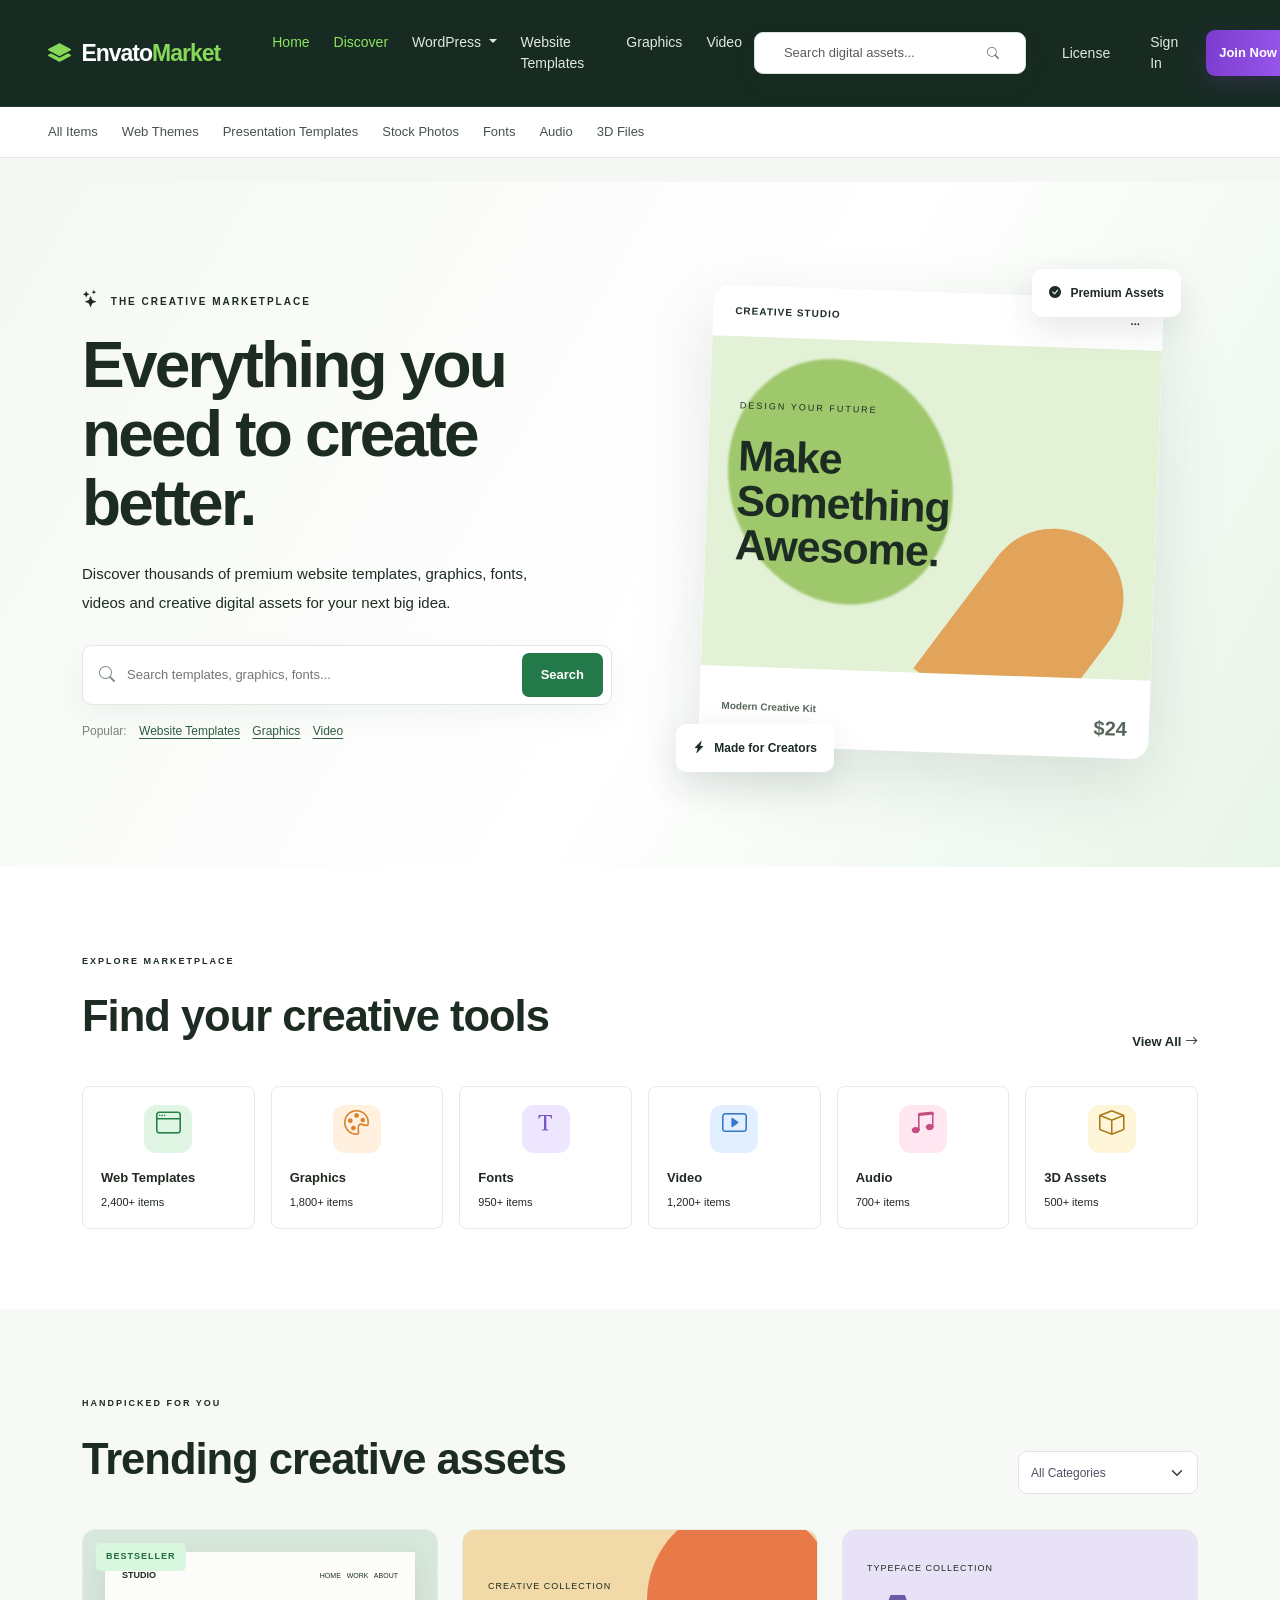
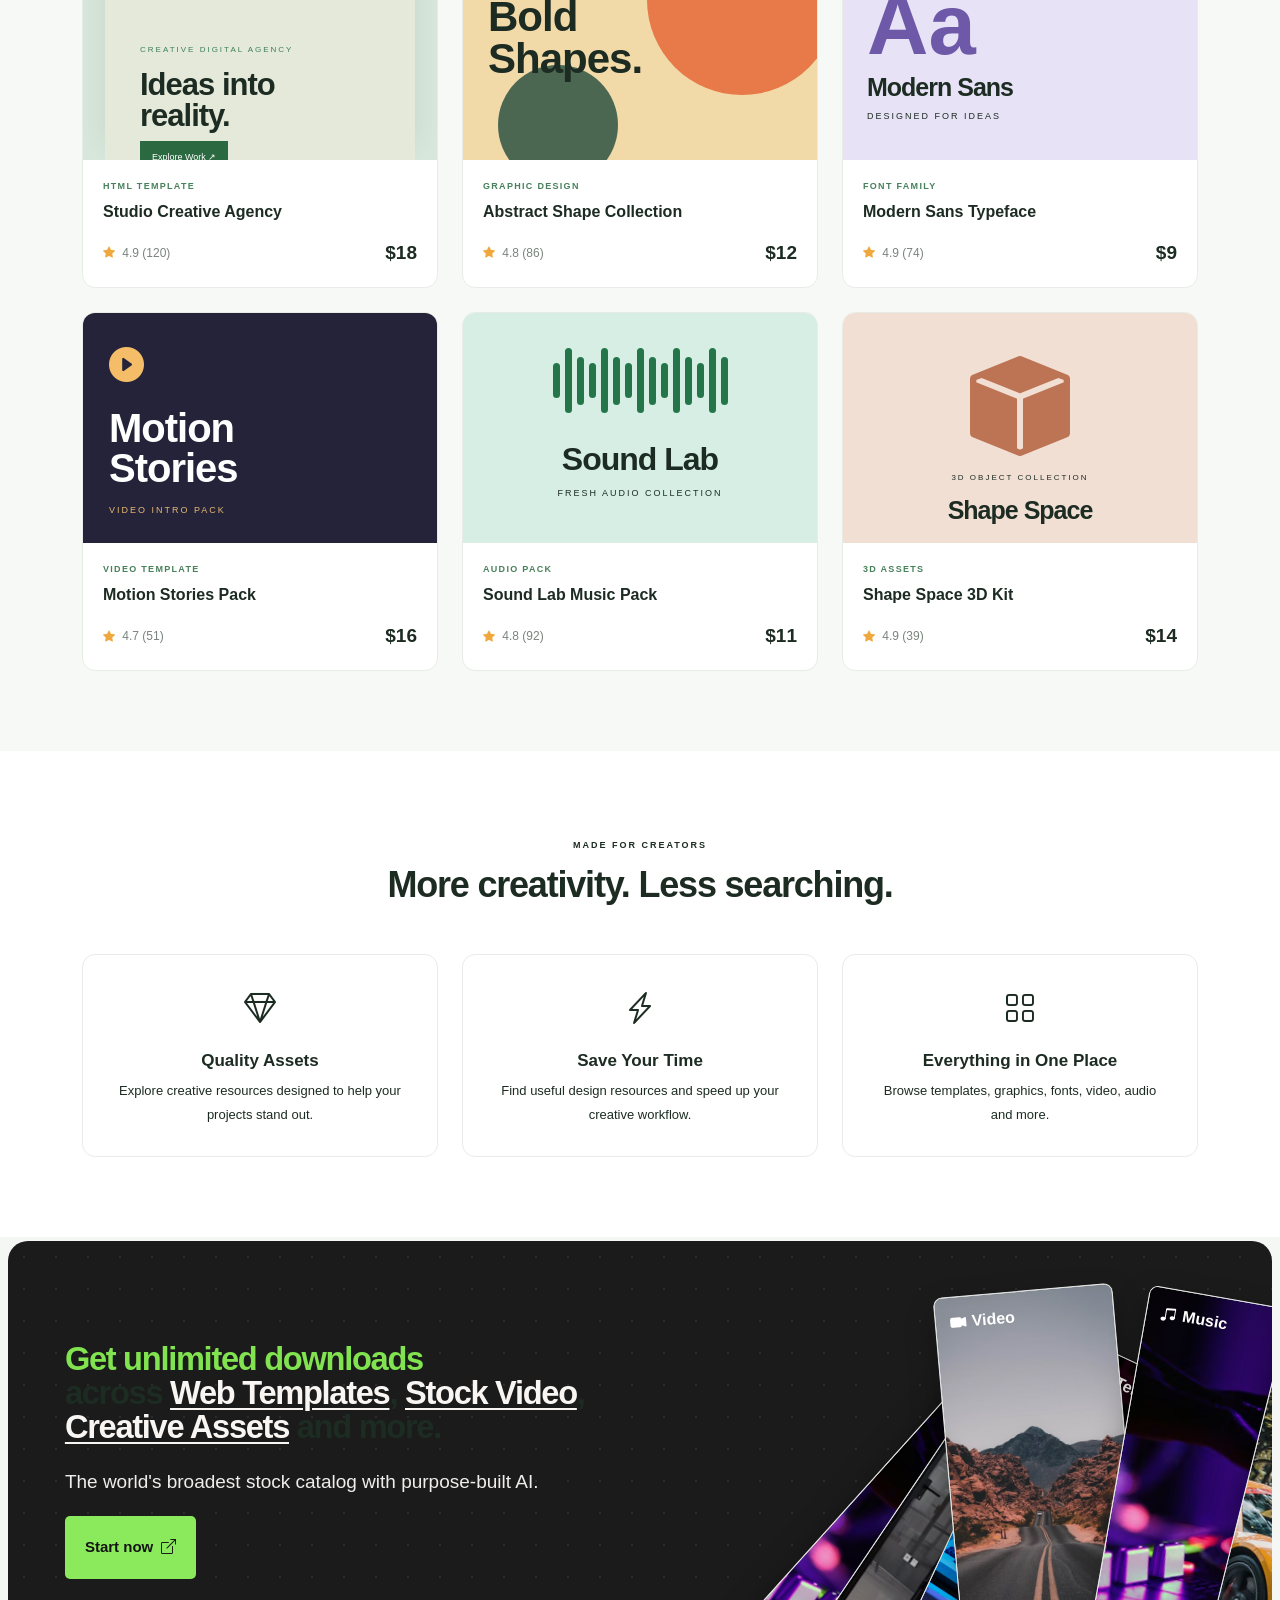
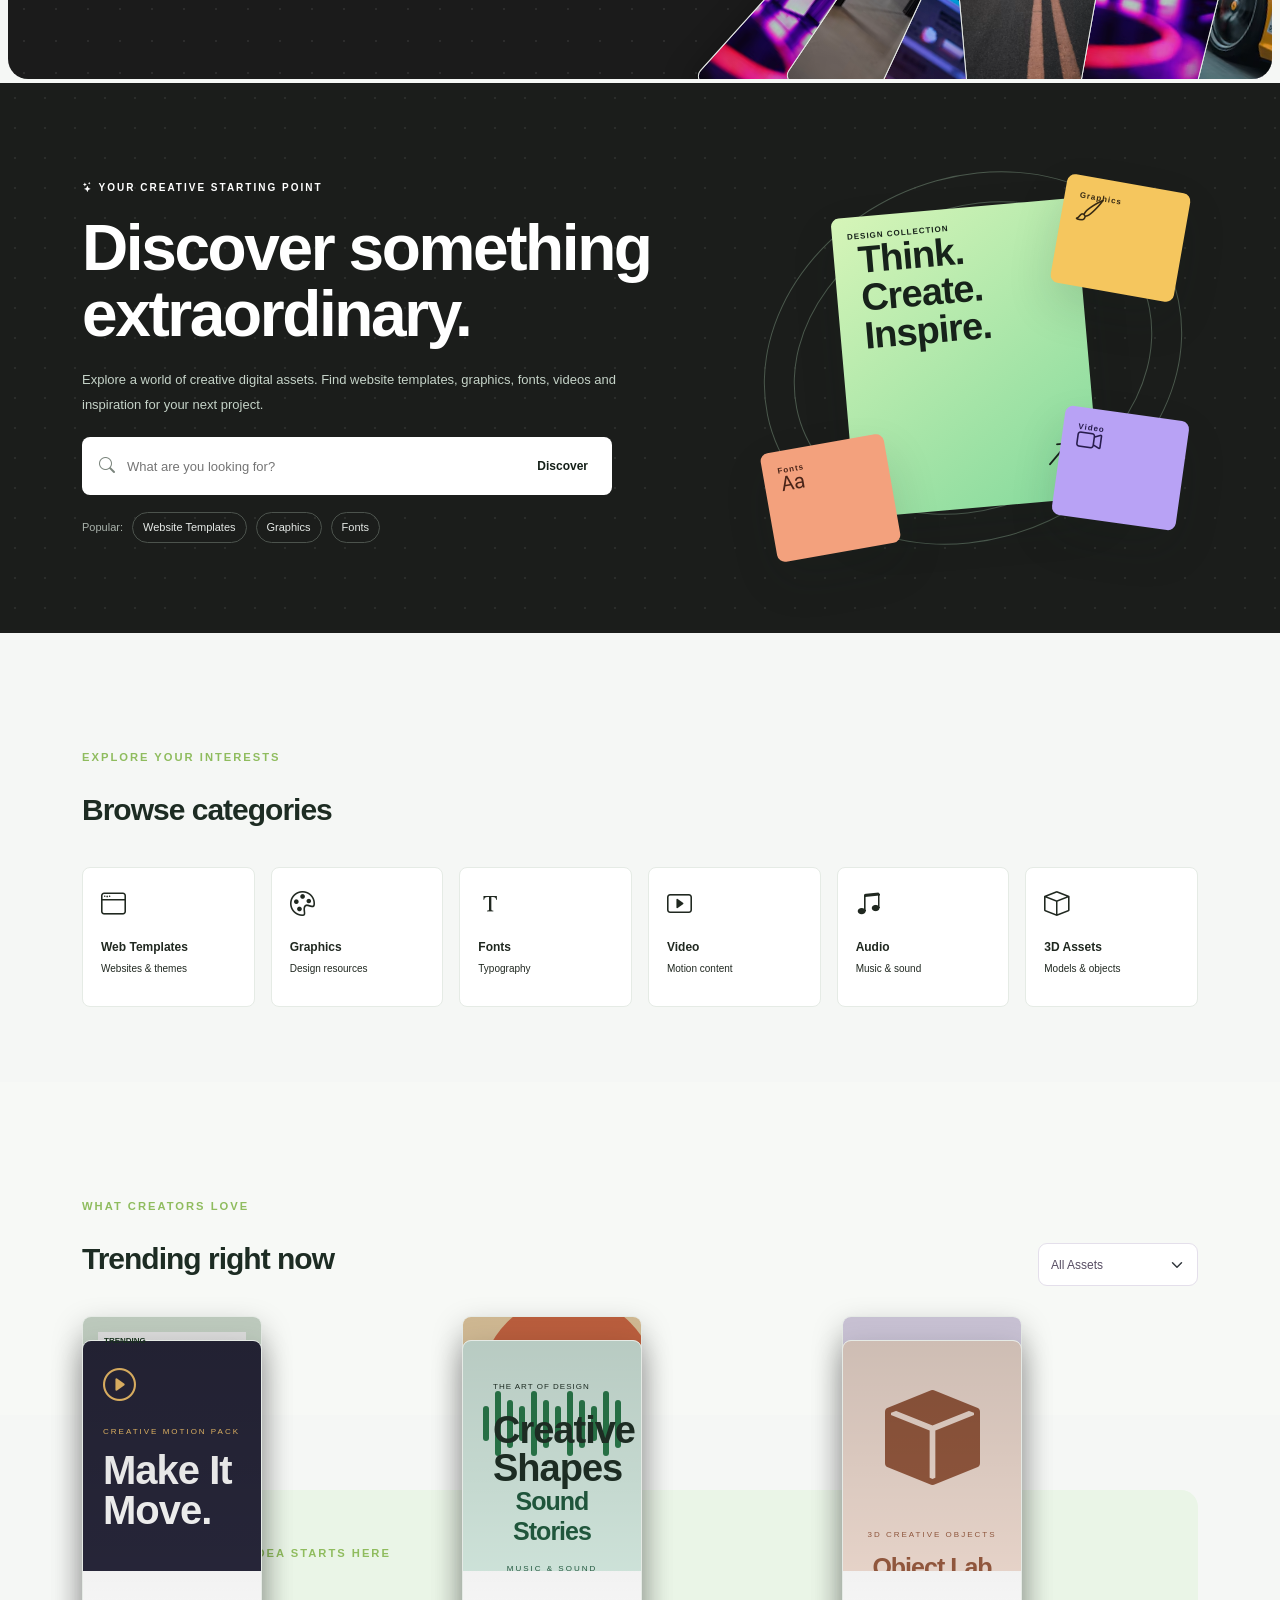
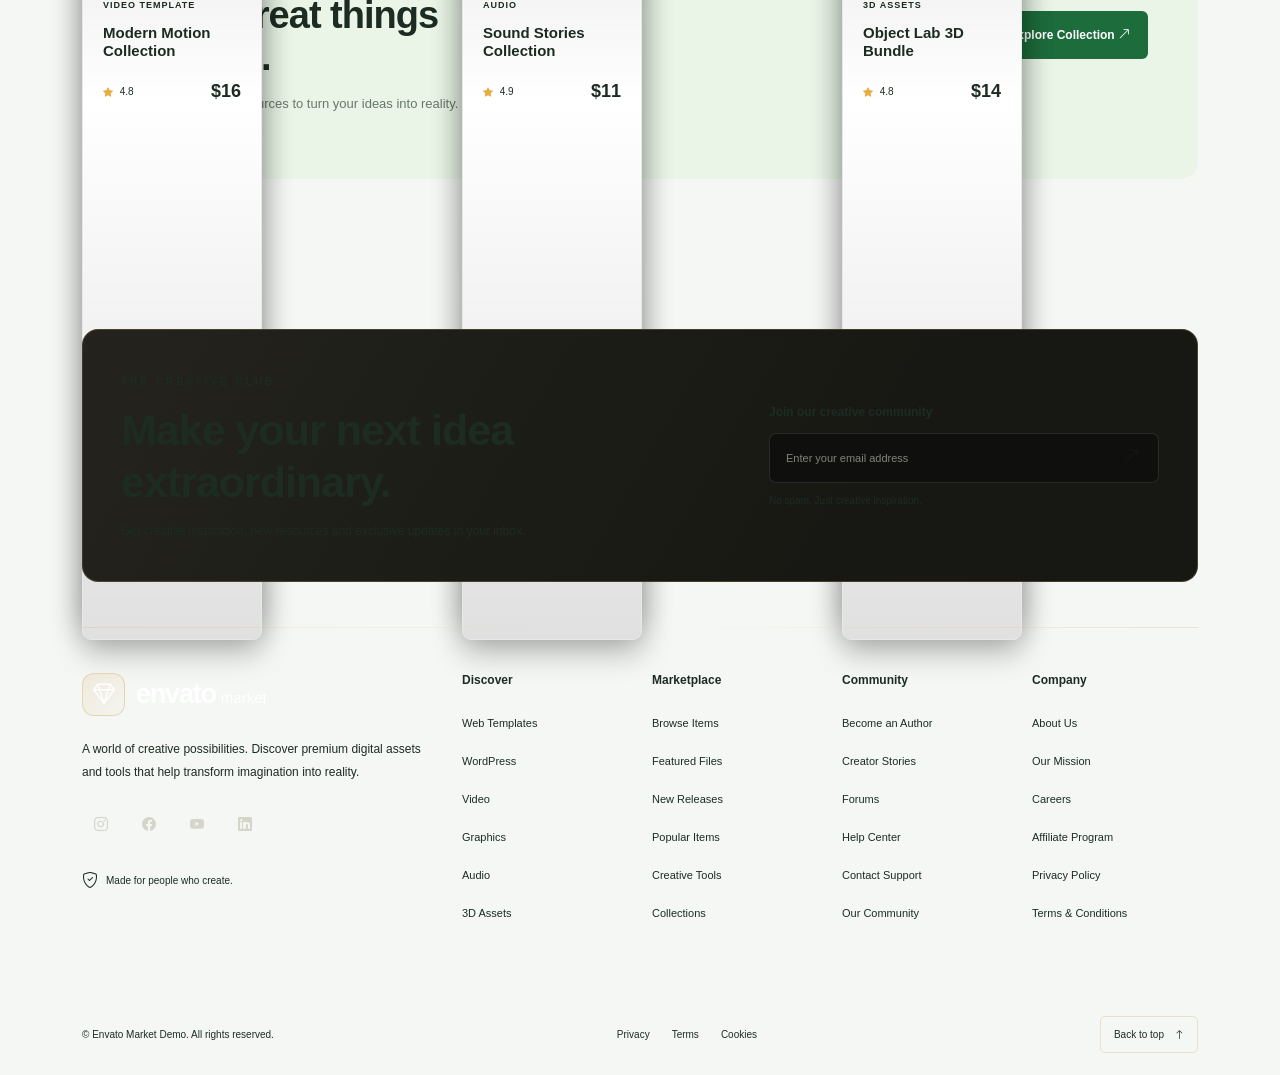
<file: Discover.html>
<!DOCTYPE html>
<html lang="en">

<head>
    <meta charset="UTF-8">
    <meta name="viewport" content="width=device-width, initial-scale=1.0">
    <title>Envato Market</title>
    <!-- Bootstrap CSS -->
    <link href="https://cdn.jsdelivr.net/npm/bootstrap@5.3.3/dist/css/bootstrap.min.css" rel="stylesheet">
    <link href="https://cdn.jsdelivr.net/npm/bootstrap-icons@1.11.3/font/bootstrap-icons.min.css" rel="stylesheet">

    <!-- Font Awesome -->
    <link rel="stylesheet" href="https://cdnjs.cloudflare.com/ajax/libs/font-awesome/6.5.2/css/all.min.css">

    <!-- Custom CSS -->
    <link rel="stylesheet" href="Envo.css">
</head>

<body>
    <!------------- Navigation BAR --------->
    <!-- Top Navigation -->
    <nav class="navbar navbar-expand-lg market-navbar">
        <div class="container-fluid px-lg-5">

            <!-- Logo -->
            <a class="navbar-brand market-logo" href="#">
                <i class="bi bi-layers-fill"></i>
                Envato<span>Market</span>
            </a>

            <!-- Mobile Toggle -->
            <button class="navbar-toggler" type="button" data-bs-toggle="collapse" data-bs-target="#mainNavbar"
                aria-controls="mainNavbar" aria-expanded="false" aria-label="Toggle navigation">
                <span class="navbar-toggler-icon"></span>
            </button>

            <!-- Navigation Links -->
            <div class="collapse navbar-collapse" id="mainNavbar">

                <ul class="navbar-nav ms-lg-4 me-auto mb-3 mb-lg-0">
                    <li class="nav-item">
                        <a class="nav-link active" href="Home.html">Home</a>
                    </li>

                    <li class="nav-item">
                        <a class="nav-link active" href="Discover.html">Discover</a>
                    </li>

                    <li class="nav-item dropdown">
                        <a class="nav-link dropdown-toggle" href="WordPress.html" role="button"
                            data-bs-toggle="dropdown" aria-expanded="false">
                            WordPress
                        </a>
                        <ul class="dropdown-menu">
                            <li><a class="dropdown-item" href="WordPress-Theam.html">WordPress Themes</a></li>
                            <li><a class="dropdown-item" href="Plugins.html">Plugins</a></li>
                            <li><a class="dropdown-item" href="Template-Kits.html">Template Kits</a></li>
                        </ul>
                    </li>

                    <li class="nav-item">
                        <a class="nav-link" href="Website-Template.html">Website Templates</a>
                    </li>

                    <li class="nav-item">
                        <a class="nav-link" href="Graphics.html">Graphics</a>
                    </li>

                    <li class="nav-item">
                        <a class="nav-link" href="Video.html">Video</a>
                    </li>
                </ul>

                <!-- Search -->
                <form class="search-box d-flex my-3 my-lg-0" id="searchForm" role="search">
                    <input class="form-control" type="search" id="searchInput" placeholder="Search digital assets..."
                        aria-label="Search digital assets">
                    <button type="submit" aria-label="Search">
                        <i class="bi bi-search"></i>
                    </button>
                </form>

                <!-- Right Side -->
                <div class="nav-actions d-flex align-items-center gap-3 ms-lg-4">
                    <a href="License.html" class="nav-link">License</a>
                    <a href="Sigfn-In.html" class="nav-link">Sign In</a>
                    <a href="Join-Now.html" class="join-btn">Join Now</a>
                </div>

            </div>
        </div>
    </nav>

    <!-- Small Category Bar -->
    <div class="category-bar">
        <div class="container-fluid px-lg-5">
            <div class="d-flex flex-wrap gap-4">
                <a href="All-Iteam.html">All Items</a>
                <a href="Web-Themes.html">Web Themes</a>
                <a href="Presentation-Templates.html">Presentation Templates</a>
                <a href="Stock-Photoes.html">Stock Photos</a>
                <a href="Fonts.html">Fonts</a>
                <a href="Audio.html">Audio</a>
                <a href="3D-Files.html">3D Files</a>
            </div>
        </div>
    </div>

    <!-- Demo Search Message -->
    <div class="container mt-4">
        <p id="searchMessage" class="search-message" aria-live="polite"></p>
    </div>

    <!------------- Home Bar section ------------->

    <section class="hero-section" id="home">
        <div class="container">
            <div class="row align-items-center g-5">
                <div class="col-lg-6">
                    <span class="hero-label"><i class="bi bi-stars"></i> THE CREATIVE MARKETPLACE</span>

                    <h1>Everything you need to <span>create better.</span></h1>

                    <p class="hero-description">
                        Discover thousands of premium website templates, graphics,
                        fonts, videos and creative digital assets for your next big idea.
                    </p>

                    <form class="hero-search" id="searchForm">
                        <i class="bi bi-search"></i>
                        <input type="search" id="searchInput" placeholder="Search templates, graphics, fonts..."
                            aria-label="Search digital assets">
                        <button type="submit">Search</button>
                    </form>

                    <p class="popular-text">
                        Popular:
                        <a href="Website-Template.html" data-search="website">Website Templates</a>
                        <a href="Graphics.html" data-search="graphics">Graphics</a>
                        <a href="Vieo.html" data-search="video">Video</a>
                    </p>
                </div>

                <div class="col-lg-6">
                    <div class="hero-visual">
                        <div class="floating-tag tag-one"><i class="bi bi-check-circle-fill"></i> Premium Assets</div>

                        <div class="visual-main">
                            <div class="visual-top">
                                <span>CREATIVE STUDIO</span>
                                <i class="bi bi-three-dots"></i>
                            </div>
                            <div class="visual-art">
                                <div class="art-circle"></div>
                                <div class="art-text">
                                    <small>DESIGN YOUR FUTURE</small>
                                    <h2>Make<br>Something<br>Awesome.</h2>
                                </div>
                                <div class="art-block"></div>
                            </div>
                            <div class="visual-bottom">
                                <span>Modern Creative Kit</span>
                                <span class="price">$24</span>
                            </div>
                        </div>

                        <div class="floating-tag tag-two">
                            <i class="bi bi-lightning-charge-fill"></i> Made for Creators
                        </div>
                    </div>
                </div>
            </div>
        </div>
    </section>

    <!-- CATEGORY SECTION -->
    <section class="category-section" id="categories">
        <div class="container">
            <div class="section-heading">
                <div>
                    <span class="section-label">EXPLORE MARKETPLACE</span>
                    <h2>Find your creative tools</h2>
                </div>
                <a href="products.html" class="view-link">View All <i class="bi bi-arrow-right"></i></a>
            </div>

            <div class="row g-3">
                <div class="col-6 col-md-4 col-lg-2">
                    <a href="products.html" class="category-card" data-category="Website Templates">
                        <div class="category-icon icon-green"><i class="bi bi-window"></i></div>
                        <h6>Web Templates</h6>
                        <p>2,400+ items</p>
                    </a>
                </div>
                <div class="col-6 col-md-4 col-lg-2">
                    <a href="products.html" class="category-card" data-category="Graphics">
                        <div class="category-icon icon-orange"><i class="bi bi-palette"></i></div>
                        <h6>Graphics</h6>
                        <p>1,800+ items</p>
                    </a>
                </div>
                <div class="col-6 col-md-4 col-lg-2">
                    <a href="products.html" class="category-card" data-category="Fonts">
                        <div class="category-icon icon-purple"><i class="bi bi-fonts"></i></div>
                        <h6>Fonts</h6>
                        <p>950+ items</p>
                    </a>
                </div>
                <div class="col-6 col-md-4 col-lg-2">
                    <a href="products.html" class="category-card" data-category="Video">
                        <div class="category-icon icon-blue"><i class="bi bi-play-btn"></i></div>
                        <h6>Video</h6>
                        <p>1,200+ items</p>
                    </a>
                </div>
                <div class="col-6 col-md-4 col-lg-2">
                    <a href="products.html" class="category-card" data-category="Audio">
                        <div class="category-icon icon-pink"><i class="bi bi-music-note-beamed"></i></div>
                        <h6>Audio</h6>
                        <p>700+ items</p>
                    </a>
                </div>
                <div class="col-6 col-md-4 col-lg-2">
                    <a href="products.html" class="category-card" data-category="3D">
                        <div class="category-icon icon-yellow"><i class="bi bi-box"></i></div>
                        <h6>3D Assets</h6>
                        <p>500+ items</p>
                    </a>
                </div>
            </div>
        </div>
    </section>

    <!-- FEATURED PRODUCTS -->
    <section class="products-section" id="products">
        <div class="container">
            <div class="section-heading">
                <div>
                    <span class="section-label">HANDPICKED FOR YOU</span>
                    <h2>Trending creative assets</h2>
                </div>
                <select id="categoryFilter" class="form-select filter-select" aria-label="Filter products">
                    <option value="all">All Categories</option>
                    <option value="Website Templates">Web Templates</option>
                    <option value="Graphics">Graphics</option>
                    <option value="Fonts">Fonts</option>
                    <option value="Video">Video</option>
                    <option value="Audio">Audio</option>
                    <option value="3D">3D Assets</option>
                </select>
            </div>

            <div class="row g-4" id="productGrid">

                <div class="col-md-6 col-lg-4 product-item" data-category="Website Templates">
                    <div class="product-card">
                        <div class="product-image product-web">
                            <span class="product-badge">BESTSELLER</span>
                            <div class="web-preview">
                                <div class="preview-nav">STUDIO <span>HOME &nbsp; WORK &nbsp; ABOUT</span></div>
                                <div class="preview-content"><small>CREATIVE DIGITAL AGENCY</small>
                                    <h3>Ideas into<br>reality.</h3>
                                    <div class="preview-button">Explore Work ↗</div>
                                </div>
                            </div>
                        </div>
                        <div class="product-info">
                            <div class="product-type">HTML TEMPLATE</div>
                            <h5>Studio Creative Agency</h5>
                            <div class="product-bottom"><span><i class="bi bi-star-fill"></i> 4.9
                                    (120)</span><strong>$18</strong></div>
                        </div>
                    </div>
                </div>

                <div class="col-md-6 col-lg-4 product-item" data-category="Graphics">
                    <div class="product-card">
                        <div class="product-image product-graphic">
                            <div class="graphic-shape shape-a"></div>
                            <div class="graphic-shape shape-b"></div>
                            <div class="graphic-copy"><small>CREATIVE COLLECTION</small>
                                <h2>Bold<br>Shapes.</h2>
                            </div>
                        </div>
                        <div class="product-info">
                            <div class="product-type">GRAPHIC DESIGN</div>
                            <h5>Abstract Shape Collection</h5>
                            <div class="product-bottom"><span><i class="bi bi-star-fill"></i> 4.8
                                    (86)</span><strong>$12</strong></div>
                        </div>
                    </div>
                </div>

                <div class="col-md-6 col-lg-4 product-item" data-category="Fonts">
                    <div class="product-card">
                        <div class="product-image product-font">
                            <small>TYPEFACE COLLECTION</small>
                            <div class="font-big">Aa</div>
                            <h2>Modern Sans</h2>
                            <p>DESIGNED FOR IDEAS</p>
                        </div>
                        <div class="product-info">
                            <div class="product-type">FONT FAMILY</div>
                            <h5>Modern Sans Typeface</h5>
                            <div class="product-bottom"><span><i class="bi bi-star-fill"></i> 4.9
                                    (74)</span><strong>$9</strong></div>
                        </div>
                    </div>
                </div>

                <div class="col-md-6 col-lg-4 product-item" data-category="Video">
                    <div class="product-card">
                        <div class="product-image product-video">
                            <i class="bi bi-play-circle-fill"></i>
                            <h2>Motion<br>Stories</h2>
                            <small>VIDEO INTRO PACK</small>
                        </div>
                        <div class="product-info">
                            <div class="product-type">VIDEO TEMPLATE</div>
                            <h5>Motion Stories Pack</h5>
                            <div class="product-bottom"><span><i class="bi bi-star-fill"></i> 4.7
                                    (51)</span><strong>$16</strong></div>
                        </div>
                    </div>
                </div>

                <div class="col-md-6 col-lg-4 product-item" data-category="Audio">
                    <div class="product-card">
                        <div class="product-image product-audio">
                            <div class="sound-bars">
                                <span></span><span></span><span></span><span></span><span></span><span></span><span></span><span></span><span></span><span></span><span></span><span></span><span></span><span></span><span></span>
                            </div>
                            <h2>Sound Lab</h2>
                            <p>FRESH AUDIO COLLECTION</p>
                        </div>
                        <div class="product-info">
                            <div class="product-type">AUDIO PACK</div>
                            <h5>Sound Lab Music Pack</h5>
                            <div class="product-bottom"><span><i class="bi bi-star-fill"></i> 4.8
                                    (92)</span><strong>$11</strong></div>
                        </div>
                    </div>
                </div>

                <div class="col-md-6 col-lg-4 product-item" data-category="3D">
                    <div class="product-card">
                        <div class="product-image product-3d">
                            <div class="cube-shape"><i class="bi bi-box-fill"></i></div>
                            <small>3D OBJECT COLLECTION</small>
                            <h2>Shape Space</h2>
                        </div>
                        <div class="product-info">
                            <div class="product-type">3D ASSETS</div>
                            <h5>Shape Space 3D Kit</h5>
                            <div class="product-bottom"><span><i class="bi bi-star-fill"></i> 4.9
                                    (39)</span><strong>$14</strong></div>
                        </div>
                    </div>
                </div>

            </div>

            <p id="emptyMessage" class="text-center mt-4 d-none">No products found in this category.</p>
        </div>
    </section>

    <!-- WHY CHOOSE US -->
    <section class="features-section" id="features">
        <div class="container">
            <div class="text-center mb-5">
                <span class="section-label">MADE FOR CREATORS</span>
                <h2>More creativity. Less searching.</h2>
            </div>
            <div class="row g-4">
                <div class="col-md-4">
                    <div class="feature-card">
                        <i class="bi bi-gem"></i>
                        <h5>Quality Assets</h5>
                        <p>Explore creative resources designed to help your projects stand out.</p>
                    </div>
                </div>
                <div class="col-md-4">
                    <div class="feature-card">
                        <i class="bi bi-lightning-charge"></i>
                        <h5>Save Your Time</h5>
                        <p>Find useful design resources and speed up your creative workflow.</p>
                    </div>
                </div>
                <div class="col-md-4">
                    <div class="feature-card">
                        <i class="bi bi-grid"></i>
                        <h5>Everything in One Place</h5>
                        <p>Browse templates, graphics, fonts, video, audio and more.</p>
                    </div>
                </div>
            </div>
        </div>
    </section>

    <!-- Creative Market Hero -->
    <main class="container-fluid hero-wrapper">
        <section class="hero-banner">

            <!-- Background dots -->
            <div class="dot-pattern"></div>

            <!-- Left content -->
            <div class="hero-content">
                <h1>
                    <span class="green-text">Get unlimited downloads</span><br>
                    across <a href="assets.html">Web Templates</a>,
                    <a href="assets.html">Stock Video</a>,<br class="desktop-break">
                    <a href="assets.html">Creative Assets</a> and more.
                </h1>

                <p>The world's broadest stock catalog with purpose-built AI.</p>

                <a href="assets.html" class="start-btn">
                    Start now <i class="bi bi-box-arrow-up-right"></i>
                </a>
            </div>

            <!-- Right image cards -->
            <div class="cards-area" id="assets">

                <div class="asset-card sound-card">
                    <div class="card-label"><i class="bi bi-volume-up-fill"></i> Sound Effects</div>
                    <div class="card-image"></div>
                </div>

                <div class="asset-card web-card">
                    <div class="card-label"><i class="bi bi-globe"></i> Web Templates</div>
                    <div class="card-image"></div>
                </div>

                <div class="asset-card video-template-card">
                    <div class="card-label"><i class="bi bi-camera-video-fill"></i> Video Templates</div>
                    <div class="card-image"></div>
                </div>

                <div class="asset-card video-card">
                    <div class="card-label"><i class="bi bi-camera-video-fill"></i> Video</div>
                    <div class="card-image"></div>
                </div>

                <div class="asset-card music-card">
                    <div class="card-label"><i class="bi bi-music-note-beamed"></i> Music</div>
                    <div class="card-image"></div>
                </div>

                <div class="asset-card ai-card">
                    <div class="card-label"><i class="bi bi-stars"></i> AI Tools</div>
                    <div class="card-image"></div>
                </div>

            </div>
        </section>
    </main>

    <!------------- Discover Bar -------------->
    <!-- DISCOVER HERO -->
    <section class="discover-hero" id="discover">
        <div class="hero-dots"></div>

        <div class="container position-relative">
            <div class="row align-items-center gy-5">
                <div class="col-lg-7">
                    <span class="hero-kicker">
                        <i class="bi bi-stars"></i> YOUR CREATIVE STARTING POINT
                    </span>

                    <h1>Discover something <span>extraordinary.</span></h1>

                    <p class="hero-text">
                        Explore a world of creative digital assets. Find website
                        templates, graphics, fonts, videos and inspiration for your next project.
                    </p>

                    <form class="discover-search" id="searchForm">
                        <i class="bi bi-search"></i>
                        <input type="search" id="searchInput" placeholder="What are you looking for?"
                            aria-label="Search creative assets">
                        <button type="submit">Discover</button>
                    </form>

                    <div class="search-tags">
                        <span>Popular:</span>
                        <button type="button" data-search="website">Website Templates</button>
                        <button type="button" data-search="graphics">Graphics</button>
                        <button type="button" data-search="fonts">Fonts</button>
                    </div>
                </div>

                <div class="col-lg-5">
                    <div class="hero-art">
                        <div class="art-orbit orbit-one"></div>
                        <div class="art-orbit orbit-two"></div>

                        <div class="art-tile tile-main">
                            <span>DESIGN COLLECTION</span>
                            <h2>Think.<br>Create.<br>Inspire.</h2>
                            <i class="bi bi-arrow-up-right"></i>
                        </div>

                        <div class="art-tile tile-small tile-green">
                            <i class="bi bi-brush"></i>
                            <span>Graphics</span>
                        </div>

                        <div class="art-tile tile-small tile-purple">
                            <i class="bi bi-camera-video"></i>
                            <span>Video</span>
                        </div>

                        <div class="art-tile tile-small tile-orange">
                            <i class="bi bi-type"></i>
                            <span>Fonts</span>
                        </div>
                    </div>
                </div>
            </div>
        </div>
    </section>

    <!-- CATEGORY STRIP -->
    <section class="categories-section" id="categories">
        <div class="container">
            <div class="section-title">
                <div>
                    <span class="eyebrow">EXPLORE YOUR INTERESTS</span>
                    <h2>Browse categories</h2>
                </div>
            </div>

            <div class="row g-3">
                <div class="col-6 col-md-4 col-lg-2">
                    <button class="category-card" data-filter="Website Templates">
                        <i class="bi bi-window category-green"></i>
                        <strong>Web Templates</strong>
                        <small>Websites & themes</small>
                    </button>
                </div>

                <div class="col-6 col-md-4 col-lg-2">
                    <button class="category-card" data-filter="Graphics">
                        <i class="bi bi-palette category-orange"></i>
                        <strong>Graphics</strong>
                        <small>Design resources</small>
                    </button>
                </div>

                <div class="col-6 col-md-4 col-lg-2">
                    <button class="category-card" data-filter="Fonts">
                        <i class="bi bi-fonts category-purple"></i>
                        <strong>Fonts</strong>
                        <small>Typography</small>
                    </button>
                </div>

                <div class="col-6 col-md-4 col-lg-2">
                    <button class="category-card" data-filter="Video">
                        <i class="bi bi-play-btn category-blue"></i>
                        <strong>Video</strong>
                        <small>Motion content</small>
                    </button>
                </div>

                <div class="col-6 col-md-4 col-lg-2">
                    <button class="category-card" data-filter="Audio">
                        <i class="bi bi-music-note-beamed category-pink"></i>
                        <strong>Audio</strong>
                        <small>Music & sound</small>
                    </button>
                </div>

                <div class="col-6 col-md-4 col-lg-2">
                    <button class="category-card" data-filter="3D Assets">
                        <i class="bi bi-box category-yellow"></i>
                        <strong>3D Assets</strong>
                        <small>Models & objects</small>
                    </button>
                </div>
            </div>
        </div>
    </section>

    <!-- TRENDING SECTION -->
    <section class="trending-section" id="trending">
        <div class="container">
            <div class="section-title">
                <div>
                    <span class="eyebrow">WHAT CREATORS LOVE</span>
                    <h2>Trending right now</h2>
                </div>

                <select id="categoryFilter" class="form-select category-filter">
                    <option value="all">All Assets</option>
                    <option value="Website Templates">Web Templates</option>
                    <option value="Graphics">Graphics</option>
                    <option value="Fonts">Fonts</option>
                    <option value="Video">Video</option>
                    <option value="Audio">Audio</option>
                    <option value="3D Assets">3D Assets</option>
                </select>
            </div>

            <div class="row g-4" id="assetGrid">

                <div class="col-md-6 col-lg-4 asset-item" data-category="Website Templates">
                    <article class="asset-card">
                        <div class="asset-image web-image">
                            <span class="asset-badge">TRENDING</span>
                            <div class="mini-site">
                                <div class="mini-nav">STUDIO <span>WORK &nbsp; ABOUT</span></div>
                                <div class="mini-content">
                                    <small>CREATIVE DIGITAL STUDIO</small>
                                    <h3>Design your<br>own future.</h3>
                                    <span>Explore project ↗</span>
                                </div>
                            </div>
                        </div>
                        <div class="asset-details">
                            <span class="asset-type">WEBSITE TEMPLATE</span>
                            <h5>Creative Studio Website</h5>
                            <div class="asset-meta"><span><i class="bi bi-star-fill"></i> 4.9</span><strong>$18</strong>
                            </div>
                        </div>
                    </article>
                </div>

                <div class="col-md-6 col-lg-4 asset-item" data-category="Graphics">
                    <article class="asset-card">
                        <div class="asset-image graphic-image">
                            <div class="graphic-circle"></div>
                            <div class="graphic-square"></div>
                            <div class="graphic-title"><small>THE ART OF DESIGN</small>
                                <h3>Creative<br>Shapes</h3>
                            </div>
                        </div>
                        <div class="asset-details">
                            <span class="asset-type">GRAPHICS</span>
                            <h5>Abstract Graphic Bundle</h5>
                            <div class="asset-meta"><span><i class="bi bi-star-fill"></i> 4.8</span><strong>$12</strong>
                            </div>
                        </div>
                    </article>
                </div>

                <div class="col-md-6 col-lg-4 asset-item" data-category="Fonts">
                    <article class="asset-card">
                        <div class="asset-image font-image">
                            <small>MODERN TYPE COLLECTION</small>
                            <div class="font-letter">Aa</div>
                            <h3>Urban Sans</h3>
                            <p>TYPE THAT SPEAKS</p>
                        </div>
                        <div class="asset-details">
                            <span class="asset-type">FONT FAMILY</span>
                            <h5>Urban Sans Typeface</h5>
                            <div class="asset-meta"><span><i class="bi bi-star-fill"></i> 4.7</span><strong>$9</strong>
                            </div>
                        </div>
                    </article>
                </div>

                <div class="col-md-6 col-lg-4 asset-item" data-category="Video">
                    <article class="asset-card">
                        <div class="asset-image video-image">
                            <i class="bi bi-play-circle"></i>
                            <small>CREATIVE MOTION PACK</small>
                            <h3>Make It<br>Move.</h3>
                        </div>
                        <div class="asset-details">
                            <span class="asset-type">VIDEO TEMPLATE</span>
                            <h5>Modern Motion Collection</h5>
                            <div class="asset-meta"><span><i class="bi bi-star-fill"></i> 4.8</span><strong>$16</strong>
                            </div>
                        </div>
                    </article>
                </div>

                <div class="col-md-6 col-lg-4 asset-item" data-category="Audio">
                    <article class="asset-card">
                        <div class="asset-image audio-image">
                            <div class="wave-bars">
                                <i></i><i></i><i></i><i></i><i></i><i></i><i></i><i></i><i></i><i></i><i></i><i></i>
                            </div>
                            <h3>Sound Stories</h3>
                            <small>MUSIC & SOUND EFFECTS</small>
                        </div>
                        <div class="asset-details">
                            <span class="asset-type">AUDIO</span>
                            <h5>Sound Stories Collection</h5>
                            <div class="asset-meta"><span><i class="bi bi-star-fill"></i> 4.9</span><strong>$11</strong>
                            </div>
                        </div>
                    </article>
                </div>

                <div class="col-md-6 col-lg-4 asset-item" data-category="3D Assets">
                    <article class="asset-card">
                        <div class="asset-image three-d-image">
                            <i class="bi bi-box-fill"></i>
                            <small>3D CREATIVE OBJECTS</small>
                            <h3>Object Lab</h3>
                        </div>
                        <div class="asset-details">
                            <span class="asset-type">3D ASSETS</span>
                            <h5>Object Lab 3D Bundle</h5>
                            <div class="asset-meta"><span><i class="bi bi-star-fill"></i> 4.8</span><strong>$14</strong>
                            </div>
                        </div>
                    </article>
                </div>

            </div>

            <p id="noResults" class="text-center mt-4 d-none">No matching assets found.</p>
        </div>
    </section>

    <!-- FEATURED BANNER -->
    <section class="featured-section" id="featured">
        <div class="container">
            <div class="featured-banner">
                <div>
                    <span class="eyebrow">YOUR NEXT BIG IDEA STARTS HERE</span>
                    <h2>Make great things<br>happen.</h2>
                    <p>Find the creative resources to turn your ideas into reality.</p>
                </div>
                <a href="#categories" class="featured-button">Explore Collection <i
                        class="bi bi-arrow-up-right"></i></a>
            </div>
        </div>
    </section>


    <!------------- Footer Tag section --------------->
    <!-- PREMIUM ENVATO FOOTER -->
    <footer class="lux-footer">

        <!-- Newsletter -->
        <div class="container">
            <div class="lux-newsletter">
                <div class="newsletter-content">
                    <span class="lux-eyebrow">THE CREATIVE CLUB</span>
                    <h2>Make your next idea<br><span>extraordinary.</span></h2>
                    <p>Get creative inspiration, new resources and exclusive updates in your
                        inbox.</p>
                </div>

                <form class="newsletter-form" id="newsletterForm">
                    <label for="newsletterEmail">Join our creative community</label>
                    <div class="newsletter-input">
                        <input type="email" id="newsletterEmail" placeholder="Enter your email address" required>
                        <button type="submit" aria-label="Subscribe">
                            <i class="bi bi-arrow-up-right"></i>
                        </button>
                    </div>
                    <small id="newsletterMessage">No spam. Just creative inspiration.</small>
                </form>
            </div>

            <div class="lux-divider"></div>

            <!-- Main footer columns -->
            <div class="row gy-5 lux-footer-main">

                <div class="col-lg-4 col-md-12">
                    <a href="lux-logo.html" class="lux-logo">
                        <span class="logo-symbol"><i class="bi bi-gem"></i></span>
                        <span>envato<small>market</small></span>
                    </a>

                    <p class="lux-description">
                        A world of creative possibilities. Discover premium digital
                        assets and tools that help transform imagination into reality.
                    </p>

                    <div class="lux-socials">
                        <a href="https://www.instagram.com/" aria-label="Instagram">
                            <i class="bi bi-instagram"></i>
                        </a>
                        <a href="https://www.facebook.com/" aria-label="Facebook">
                            <i class="bi bi-facebook"></i>
                        </a>
                        <a href="https://www.youtube.com/" aria-label="YouTube">
                            <i class="bi bi-youtube"></i>
                        </a>
                        <a href="https://www.linkedin.com/" aria-label="LinkedIn">
                            <i class="bi bi-linkedin"></i>
                        </a>
                    </div>

                    <div class="trust-note">
                        <i class="bi bi-shield-check"></i>
                        <span>Made for people who create.</span>
                    </div>
                </div>

                <div class="col-6 col-lg-2 col-md-4">
                    <h5>Discover</h5>
                    <ul>
                        <li><a href="Web-Templetes.html">Web Templates</a></li>
                        <li><a href="Wordpress.html">WordPress</a></li>
                        <li><a href="Video.html">Video</a></li>
                        <li><a href="Graphics.html">Graphics</a></li>
                        <li><a href="Audio.html">Audio</a></li>
                        <li><a href="3D-Assets.html">3D Assets</a></li>
                    </ul>
                </div>

                <div class="col-6 col-lg-2 col-md-4">
                    <h5>Marketplace</h5>
                    <ul>
                        <li><a href="Browse-Items.html">Browse Items</a></li>
                        <li><a href="Featured-Files.html">Featured Files</a></li>
                        <li><a href="New-Releases.html">New Releases</a></li>
                        <li><a href="Popular-Items.html">Popular Items</a></li>
                        <li><a href="Creative-Tools.html">Creative Tools</a></li>
                        <li><a href="Collection.html">Collections</a></li>
                    </ul>
                </div>

                <div class="col-6 col-lg-2 col-md-4">
                    <h5>Community</h5>
                    <ul>
                        <li><a href="Become-an-Author.html">Become an Author</a></li>
                        <li><a href="Creator-stories.html">Creator Stories</a></li>
                        <li><a href="Forums.html">Forums</a></li>
                        <li><a href="Help-Center.html">Help Center</a></li>
                        <li><a href="Contact-Support.html">Contact Support</a></li>
                        <li><a href="Our-Community.html">Our Community</a></li>
                    </ul>
                </div>

                <div class="col-6 col-lg-2 col-md-4">
                    <h5>Company</h5>
                    <ul>
                        <li><a href="AboutUs.html">About Us</a></li>
                        <li><a href="OurMission.html">Our Mission</a></li>
                        <li><a href="Careers.html">Careers</a></li>
                        <li><a href="Affiliate-Program.html">Affiliate Program</a></li>
                        <li><a href="Privacy-Policy.html">Privacy Policy</a></li>
                        <li><a href="erms & Conditions.html">Terms & Conditions</a></li>
                    </ul>
                </div>
            </div>

            <!-- Premium bottom bar -->
            <div class="lux-bottom">
                <p>© <span id="currentYear"></span> Envato Market Demo. All rights reserved.</p>

                <div class="bottom-links">
                    <a href="Privacy.html">Privacy</a>
                    <a href="Terms.html">Terms</a>
                    <a href="Cookies.html">Cookies</a>
                </div>

                <button class="back-top" id="backToTop">
                    Back to top <i class="bi bi-arrow-up"></i>
                </button>
            </div>
        </div>
    </footer>



    <!-- Bootstrap JS -->
    <script src="https://cdn.jsdelivr.net/npm/bootstrap@5.3.3/dist/js/bootstrap.bundle.min.js"></script>

    <!-- Custom JavaScript -->
    <script src="Emarket.js"></script>
</body>

</html>
</file>
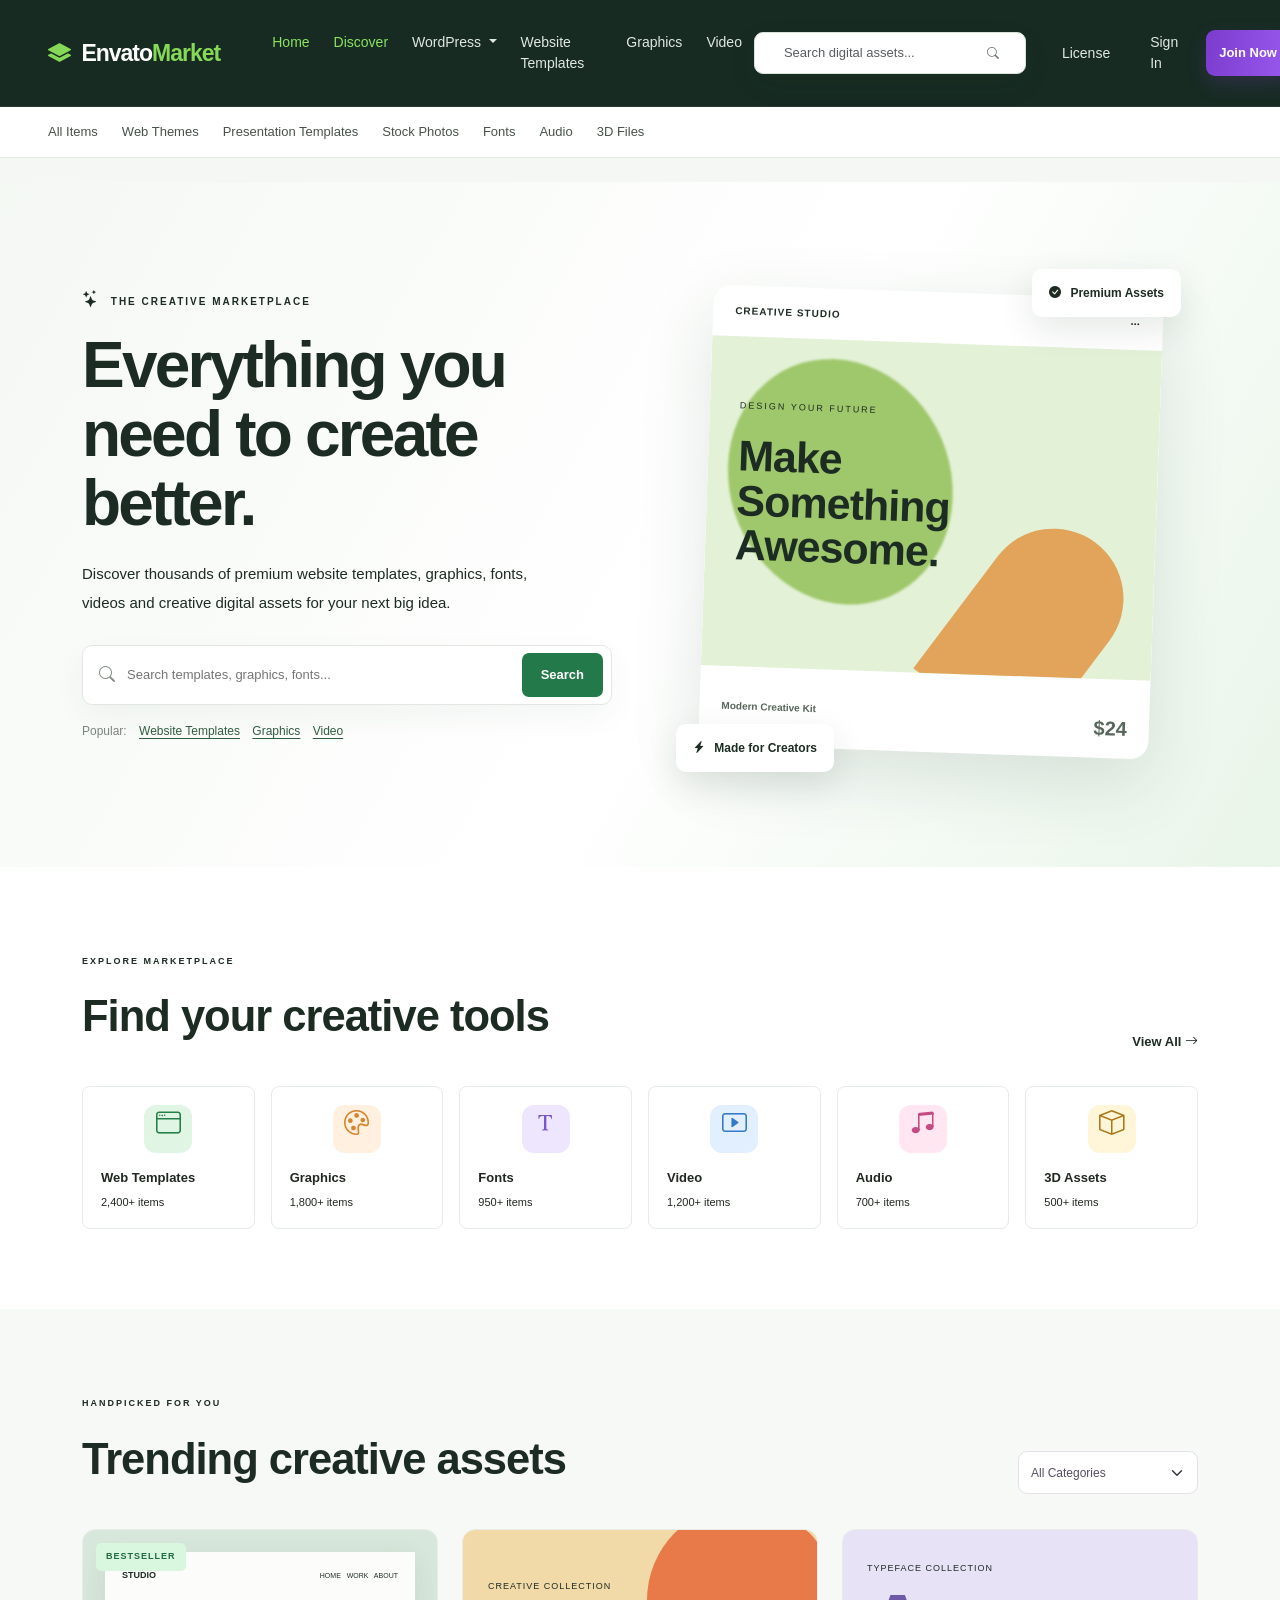
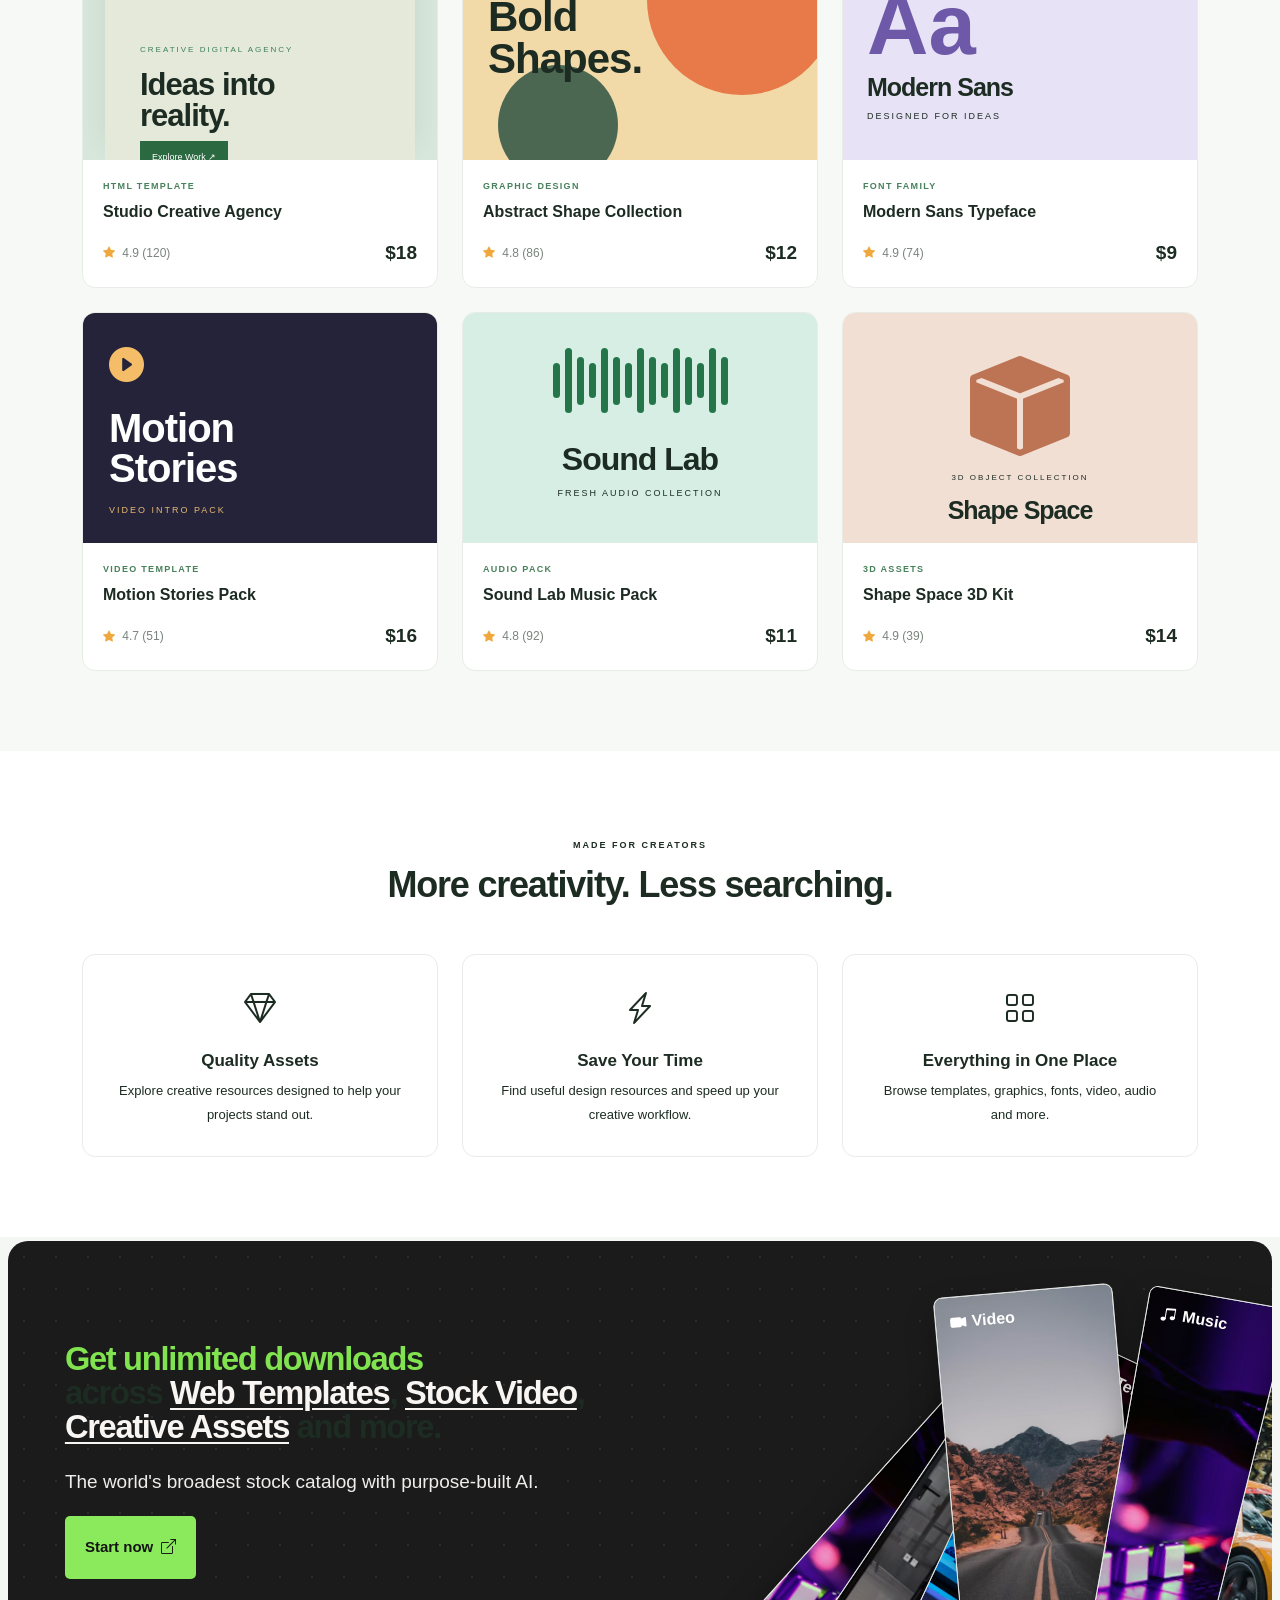
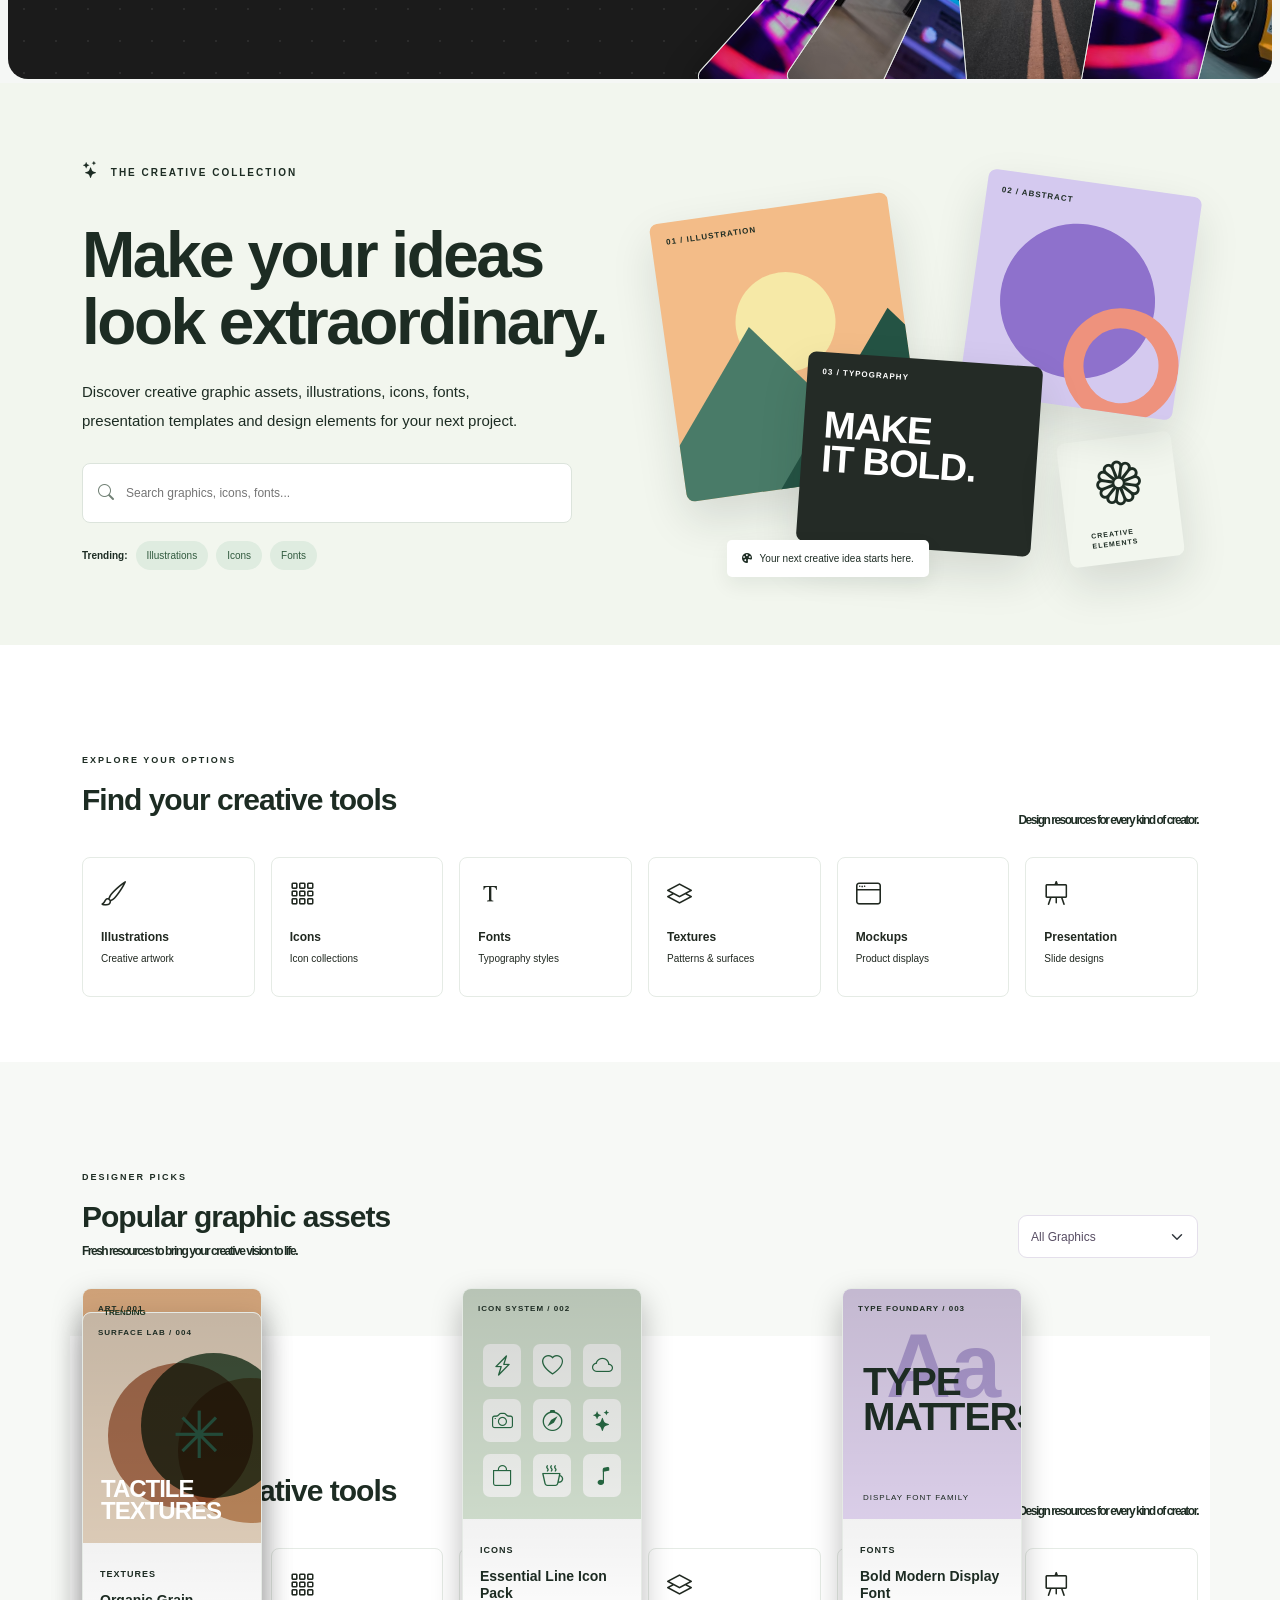
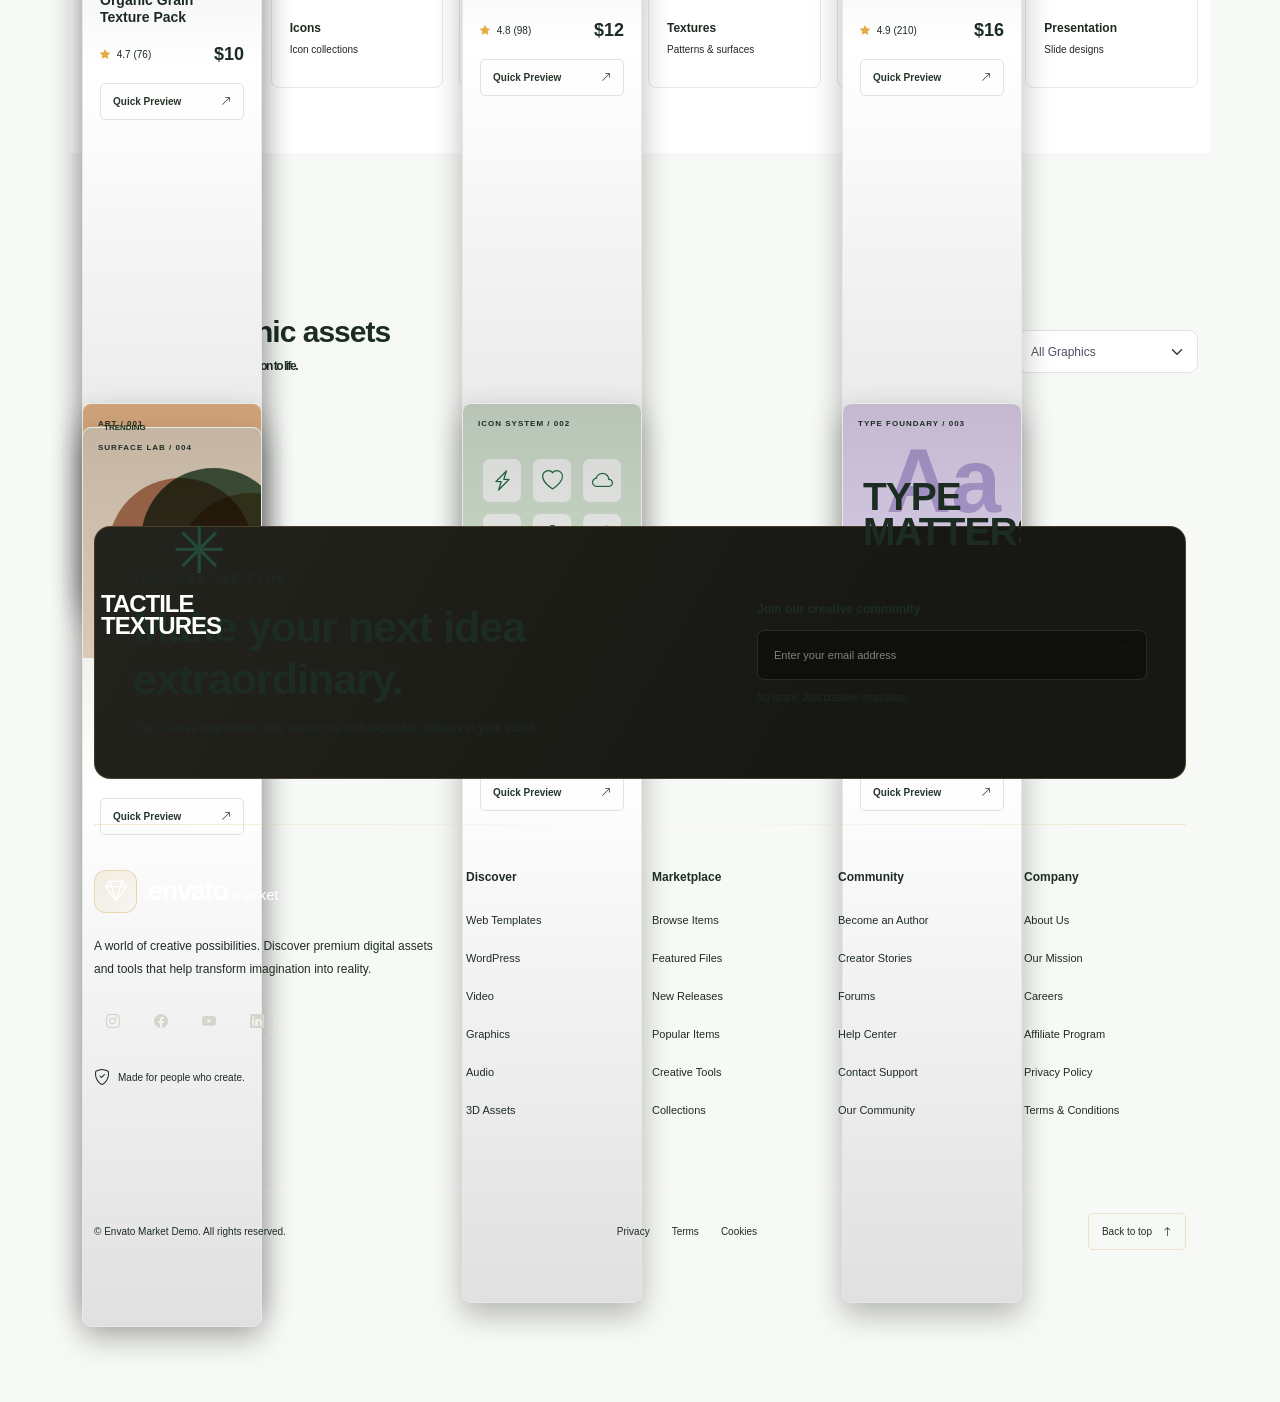
<file: Graphic.html>
<!DOCTYPE html>
<html lang="en">

<head>
    <meta charset="UTF-8">
    <meta name="viewport" content="width=device-width, initial-scale=1.0">
    <title>Envato Market</title>
    <!-- Bootstrap CSS -->
    <link href="https://cdn.jsdelivr.net/npm/bootstrap@5.3.3/dist/css/bootstrap.min.css" rel="stylesheet">
    <link href="https://cdn.jsdelivr.net/npm/bootstrap-icons@1.11.3/font/bootstrap-icons.min.css" rel="stylesheet">

    <!-- Font Awesome -->
    <link rel="stylesheet" href="https://cdnjs.cloudflare.com/ajax/libs/font-awesome/6.5.2/css/all.min.css">

    <!-- Custom CSS -->
    <link rel="stylesheet" href="Envo.css">
</head>

<body>
    <!------------- Navigation BAR --------->
    <!-- Top Navigation -->
    <nav class="navbar navbar-expand-lg market-navbar">
        <div class="container-fluid px-lg-5">

            <!-- Logo -->
            <a class="navbar-brand market-logo" href="#">
                <i class="bi bi-layers-fill"></i>
                Envato<span>Market</span>
            </a>

            <!-- Mobile Toggle -->
            <button class="navbar-toggler" type="button" data-bs-toggle="collapse" data-bs-target="#mainNavbar"
                aria-controls="mainNavbar" aria-expanded="false" aria-label="Toggle navigation">
                <span class="navbar-toggler-icon"></span>
            </button>

            <!-- Navigation Links -->
            <div class="collapse navbar-collapse" id="mainNavbar">

                <ul class="navbar-nav ms-lg-4 me-auto mb-3 mb-lg-0">
                    <li class="nav-item">
                        <a class="nav-link active" href="Home.html">Home</a>
                    </li>

                    <li class="nav-item">
                        <a class="nav-link active" href="Discover.html">Discover</a>
                    </li>

                    <li class="nav-item dropdown">
                        <a class="nav-link dropdown-toggle" href="WordPress.html" role="button"
                            data-bs-toggle="dropdown" aria-expanded="false">
                            WordPress
                        </a>
                        <ul class="dropdown-menu">
                            <li><a class="dropdown-item" href="WordPress-Theam.html">WordPress Themes</a></li>
                            <li><a class="dropdown-item" href="Plugins.html">Plugins</a></li>
                            <li><a class="dropdown-item" href="Template-Kits.html">Template Kits</a></li>
                        </ul>
                    </li>

                    <li class="nav-item">
                        <a class="nav-link" href="Website-Template.html">Website Templates</a>
                    </li>

                    <li class="nav-item">
                        <a class="nav-link" href="Graphics.html">Graphics</a>
                    </li>

                    <li class="nav-item">
                        <a class="nav-link" href="Video.html">Video</a>
                    </li>
                </ul>

                <!-- Search -->
                <form class="search-box d-flex my-3 my-lg-0" id="searchForm" role="search">
                    <input class="form-control" type="search" id="searchInput" placeholder="Search digital assets..."
                        aria-label="Search digital assets">
                    <button type="submit" aria-label="Search">
                        <i class="bi bi-search"></i>
                    </button>
                </form>

                <!-- Right Side -->
                <div class="nav-actions d-flex align-items-center gap-3 ms-lg-4">
                    <a href="License.html" class="nav-link">License</a>
                    <a href="Sigfn-In.html" class="nav-link">Sign In</a>
                    <a href="Join-Now.html" class="join-btn">Join Now</a>
                </div>

            </div>
        </div>
    </nav>

    <!-- Small Category Bar -->
    <div class="category-bar">
        <div class="container-fluid px-lg-5">
            <div class="d-flex flex-wrap gap-4">
                <a href="All-Iteam.html">All Items</a>
                <a href="Web-Themes.html">Web Themes</a>
                <a href="Presentation-Templates.html">Presentation Templates</a>
                <a href="Stock-Photoes.html">Stock Photos</a>
                <a href="Fonts.html">Fonts</a>
                <a href="Audio.html">Audio</a>
                <a href="3D-Files.html">3D Files</a>
            </div>
        </div>
    </div>

    <!-- Demo Search Message -->
    <div class="container mt-4">
        <p id="searchMessage" class="search-message" aria-live="polite"></p>
    </div>

    <!------------- Home Bar section ------------->

    <section class="hero-section" id="home">
        <div class="container">
            <div class="row align-items-center g-5">
                <div class="col-lg-6">
                    <span class="hero-label"><i class="bi bi-stars"></i> THE CREATIVE MARKETPLACE</span>

                    <h1>Everything you need to <span>create better.</span></h1>

                    <p class="hero-description">
                        Discover thousands of premium website templates, graphics,
                        fonts, videos and creative digital assets for your next big idea.
                    </p>

                    <form class="hero-search" id="searchForm">
                        <i class="bi bi-search"></i>
                        <input type="search" id="searchInput" placeholder="Search templates, graphics, fonts..."
                            aria-label="Search digital assets">
                        <button type="submit">Search</button>
                    </form>

                    <p class="popular-text">
                        Popular:
                        <a href="Website-Template.html" data-search="website">Website Templates</a>
                        <a href="Graphics.html" data-search="graphics">Graphics</a>
                        <a href="Vieo.html" data-search="video">Video</a>
                    </p>
                </div>

                <div class="col-lg-6">
                    <div class="hero-visual">
                        <div class="floating-tag tag-one"><i class="bi bi-check-circle-fill"></i> Premium Assets</div>

                        <div class="visual-main">
                            <div class="visual-top">
                                <span>CREATIVE STUDIO</span>
                                <i class="bi bi-three-dots"></i>
                            </div>
                            <div class="visual-art">
                                <div class="art-circle"></div>
                                <div class="art-text">
                                    <small>DESIGN YOUR FUTURE</small>
                                    <h2>Make<br>Something<br>Awesome.</h2>
                                </div>
                                <div class="art-block"></div>
                            </div>
                            <div class="visual-bottom">
                                <span>Modern Creative Kit</span>
                                <span class="price">$24</span>
                            </div>
                        </div>

                        <div class="floating-tag tag-two">
                            <i class="bi bi-lightning-charge-fill"></i> Made for Creators
                        </div>
                    </div>
                </div>
            </div>
        </div>
    </section>

    <!-- CATEGORY SECTION -->
    <section class="category-section" id="categories">
        <div class="container">
            <div class="section-heading">
                <div>
                    <span class="section-label">EXPLORE MARKETPLACE</span>
                    <h2>Find your creative tools</h2>
                </div>
                <a href="products.html" class="view-link">View All <i class="bi bi-arrow-right"></i></a>
            </div>

            <div class="row g-3">
                <div class="col-6 col-md-4 col-lg-2">
                    <a href="products.html" class="category-card" data-category="Website Templates">
                        <div class="category-icon icon-green"><i class="bi bi-window"></i></div>
                        <h6>Web Templates</h6>
                        <p>2,400+ items</p>
                    </a>
                </div>
                <div class="col-6 col-md-4 col-lg-2">
                    <a href="products.html" class="category-card" data-category="Graphics">
                        <div class="category-icon icon-orange"><i class="bi bi-palette"></i></div>
                        <h6>Graphics</h6>
                        <p>1,800+ items</p>
                    </a>
                </div>
                <div class="col-6 col-md-4 col-lg-2">
                    <a href="products.html" class="category-card" data-category="Fonts">
                        <div class="category-icon icon-purple"><i class="bi bi-fonts"></i></div>
                        <h6>Fonts</h6>
                        <p>950+ items</p>
                    </a>
                </div>
                <div class="col-6 col-md-4 col-lg-2">
                    <a href="products.html" class="category-card" data-category="Video">
                        <div class="category-icon icon-blue"><i class="bi bi-play-btn"></i></div>
                        <h6>Video</h6>
                        <p>1,200+ items</p>
                    </a>
                </div>
                <div class="col-6 col-md-4 col-lg-2">
                    <a href="products.html" class="category-card" data-category="Audio">
                        <div class="category-icon icon-pink"><i class="bi bi-music-note-beamed"></i></div>
                        <h6>Audio</h6>
                        <p>700+ items</p>
                    </a>
                </div>
                <div class="col-6 col-md-4 col-lg-2">
                    <a href="products.html" class="category-card" data-category="3D">
                        <div class="category-icon icon-yellow"><i class="bi bi-box"></i></div>
                        <h6>3D Assets</h6>
                        <p>500+ items</p>
                    </a>
                </div>
            </div>
        </div>
    </section>

    <!-- FEATURED PRODUCTS -->
    <section class="products-section" id="products">
        <div class="container">
            <div class="section-heading">
                <div>
                    <span class="section-label">HANDPICKED FOR YOU</span>
                    <h2>Trending creative assets</h2>
                </div>
                <select id="categoryFilter" class="form-select filter-select" aria-label="Filter products">
                    <option value="all">All Categories</option>
                    <option value="Website Templates">Web Templates</option>
                    <option value="Graphics">Graphics</option>
                    <option value="Fonts">Fonts</option>
                    <option value="Video">Video</option>
                    <option value="Audio">Audio</option>
                    <option value="3D">3D Assets</option>
                </select>
            </div>

            <div class="row g-4" id="productGrid">

                <div class="col-md-6 col-lg-4 product-item" data-category="Website Templates">
                    <div class="product-card">
                        <div class="product-image product-web">
                            <span class="product-badge">BESTSELLER</span>
                            <div class="web-preview">
                                <div class="preview-nav">STUDIO <span>HOME &nbsp; WORK &nbsp; ABOUT</span></div>
                                <div class="preview-content"><small>CREATIVE DIGITAL AGENCY</small>
                                    <h3>Ideas into<br>reality.</h3>
                                    <div class="preview-button">Explore Work ↗</div>
                                </div>
                            </div>
                        </div>
                        <div class="product-info">
                            <div class="product-type">HTML TEMPLATE</div>
                            <h5>Studio Creative Agency</h5>
                            <div class="product-bottom"><span><i class="bi bi-star-fill"></i> 4.9
                                    (120)</span><strong>$18</strong></div>
                        </div>
                    </div>
                </div>

                <div class="col-md-6 col-lg-4 product-item" data-category="Graphics">
                    <div class="product-card">
                        <div class="product-image product-graphic">
                            <div class="graphic-shape shape-a"></div>
                            <div class="graphic-shape shape-b"></div>
                            <div class="graphic-copy"><small>CREATIVE COLLECTION</small>
                                <h2>Bold<br>Shapes.</h2>
                            </div>
                        </div>
                        <div class="product-info">
                            <div class="product-type">GRAPHIC DESIGN</div>
                            <h5>Abstract Shape Collection</h5>
                            <div class="product-bottom"><span><i class="bi bi-star-fill"></i> 4.8
                                    (86)</span><strong>$12</strong></div>
                        </div>
                    </div>
                </div>

                <div class="col-md-6 col-lg-4 product-item" data-category="Fonts">
                    <div class="product-card">
                        <div class="product-image product-font">
                            <small>TYPEFACE COLLECTION</small>
                            <div class="font-big">Aa</div>
                            <h2>Modern Sans</h2>
                            <p>DESIGNED FOR IDEAS</p>
                        </div>
                        <div class="product-info">
                            <div class="product-type">FONT FAMILY</div>
                            <h5>Modern Sans Typeface</h5>
                            <div class="product-bottom"><span><i class="bi bi-star-fill"></i> 4.9
                                    (74)</span><strong>$9</strong></div>
                        </div>
                    </div>
                </div>

                <div class="col-md-6 col-lg-4 product-item" data-category="Video">
                    <div class="product-card">
                        <div class="product-image product-video">
                            <i class="bi bi-play-circle-fill"></i>
                            <h2>Motion<br>Stories</h2>
                            <small>VIDEO INTRO PACK</small>
                        </div>
                        <div class="product-info">
                            <div class="product-type">VIDEO TEMPLATE</div>
                            <h5>Motion Stories Pack</h5>
                            <div class="product-bottom"><span><i class="bi bi-star-fill"></i> 4.7
                                    (51)</span><strong>$16</strong></div>
                        </div>
                    </div>
                </div>

                <div class="col-md-6 col-lg-4 product-item" data-category="Audio">
                    <div class="product-card">
                        <div class="product-image product-audio">
                            <div class="sound-bars">
                                <span></span><span></span><span></span><span></span><span></span><span></span><span></span><span></span><span></span><span></span><span></span><span></span><span></span><span></span><span></span>
                            </div>
                            <h2>Sound Lab</h2>
                            <p>FRESH AUDIO COLLECTION</p>
                        </div>
                        <div class="product-info">
                            <div class="product-type">AUDIO PACK</div>
                            <h5>Sound Lab Music Pack</h5>
                            <div class="product-bottom"><span><i class="bi bi-star-fill"></i> 4.8
                                    (92)</span><strong>$11</strong></div>
                        </div>
                    </div>
                </div>

                <div class="col-md-6 col-lg-4 product-item" data-category="3D">
                    <div class="product-card">
                        <div class="product-image product-3d">
                            <div class="cube-shape"><i class="bi bi-box-fill"></i></div>
                            <small>3D OBJECT COLLECTION</small>
                            <h2>Shape Space</h2>
                        </div>
                        <div class="product-info">
                            <div class="product-type">3D ASSETS</div>
                            <h5>Shape Space 3D Kit</h5>
                            <div class="product-bottom"><span><i class="bi bi-star-fill"></i> 4.9
                                    (39)</span><strong>$14</strong></div>
                        </div>
                    </div>
                </div>

            </div>

            <p id="emptyMessage" class="text-center mt-4 d-none">No products found in this category.</p>
        </div>
    </section>

    <!-- WHY CHOOSE US -->
    <section class="features-section" id="features">
        <div class="container">
            <div class="text-center mb-5">
                <span class="section-label">MADE FOR CREATORS</span>
                <h2>More creativity. Less searching.</h2>
            </div>
            <div class="row g-4">
                <div class="col-md-4">
                    <div class="feature-card">
                        <i class="bi bi-gem"></i>
                        <h5>Quality Assets</h5>
                        <p>Explore creative resources designed to help your projects stand out.</p>
                    </div>
                </div>
                <div class="col-md-4">
                    <div class="feature-card">
                        <i class="bi bi-lightning-charge"></i>
                        <h5>Save Your Time</h5>
                        <p>Find useful design resources and speed up your creative workflow.</p>
                    </div>
                </div>
                <div class="col-md-4">
                    <div class="feature-card">
                        <i class="bi bi-grid"></i>
                        <h5>Everything in One Place</h5>
                        <p>Browse templates, graphics, fonts, video, audio and more.</p>
                    </div>
                </div>
            </div>
        </div>
    </section>

    <!-- Creative Market Hero -->
    <main class="container-fluid hero-wrapper">
        <section class="hero-banner">

            <!-- Background dots -->
            <div class="dot-pattern"></div>

            <!-- Left content -->
            <div class="hero-content">
                <h1>
                    <span class="green-text">Get unlimited downloads</span><br>
                    across <a href="assets.html">Web Templates</a>,
                    <a href="assets.html">Stock Video</a>,<br class="desktop-break">
                    <a href="assets.html">Creative Assets</a> and more.
                </h1>

                <p>The world's broadest stock catalog with purpose-built AI.</p>

                <a href="assets.html" class="start-btn">
                    Start now <i class="bi bi-box-arrow-up-right"></i>
                </a>
            </div>

            <!-- Right image cards -->
            <div class="cards-area" id="assets">

                <div class="asset-card sound-card">
                    <div class="card-label"><i class="bi bi-volume-up-fill"></i> Sound Effects</div>
                    <div class="card-image"></div>
                </div>

                <div class="asset-card web-card">
                    <div class="card-label"><i class="bi bi-globe"></i> Web Templates</div>
                    <div class="card-image"></div>
                </div>

                <div class="asset-card video-template-card">
                    <div class="card-label"><i class="bi bi-camera-video-fill"></i> Video Templates</div>
                    <div class="card-image"></div>
                </div>

                <div class="asset-card video-card">
                    <div class="card-label"><i class="bi bi-camera-video-fill"></i> Video</div>
                    <div class="card-image"></div>
                </div>

                <div class="asset-card music-card">
                    <div class="card-label"><i class="bi bi-music-note-beamed"></i> Music</div>
                    <div class="card-image"></div>
                </div>

                <div class="asset-card ai-card">
                    <div class="card-label"><i class="bi bi-stars"></i> AI Tools</div>
                    <div class="card-image"></div>
                </div>

            </div>
        </section>
    </main>

    <!------------- Graphics Section --------------->
    <!-- HERO SECTION -->
    <section class="graphics-hero" id="home">
        <div class="container">
            <div class="row align-items-center gy-5">
                <div class="col-lg-6">
                    <span class="hero-label"><i class="bi bi-stars"></i> THE CREATIVE COLLECTION</span>
                    <h1>Make your ideas look <span>extraordinary.</span></h1>
                    <p class="hero-description">
                        Discover creative graphic assets, illustrations, icons, fonts,
                        presentation templates and design elements for your next project.
                    </p>
                    <form class="graphics-search" id="searchForm">
                        <i class="bi bi-search"></i>
                        <input type="search" id="searchInput" placeholder="Search graphics, icons, fonts..."
                            aria-label="Search graphics">
                        <button type="submit">Search</button>
                    </form>

                    <div class="hero-tags">
                        <span>Trending:</span>
                        <button type="button" data-search="Illustrations">Illustrations</button>
                        <button type="button" data-search="Icons">Icons</button>
                        <button type="button" data-search="Fonts">Fonts</button>
                    </div>
                </div>

                <div class="col-lg-6">
                    <div class="art-collage">
                        <div class="art-tile tile-one">
                            <span>01 / ILLUSTRATION</span>
                            <div class="sun-shape"></div>
                            <div class="mountain mountain-one"></div>
                            <div class="mountain mountain-two"></div>
                        </div>

                        <div class="art-tile tile-two">
                            <span>02 / ABSTRACT</span>
                            <div class="abstract-circle"></div>
                            <div class="abstract-ring"></div>
                        </div>

                        <div class="art-tile tile-three">
                            <span>03 / TYPOGRAPHY</span>
                            <h2>MAKE<br>IT BOLD.</h2>
                        </div>

                        <div class="art-tile tile-four">
                            <i class="bi bi-flower1"></i>
                            <span>CREATIVE ELEMENTS</span>
                        </div>

                        <div class="collage-caption">
                            <i class="bi bi-palette-fill"></i>
                            Your next creative idea starts here.
                        </div>
                    </div>
                </div>
            </div>
        </div>
    </section>

    <!-- GRAPHIC CATEGORIES -->
    <section class="category-section section-padding" id="categories">
        <div class="container">
            <div class="section-title">
                <div>
                    <span class="section-kicker">EXPLORE YOUR OPTIONS</span>
                    <h2>Find your creative tools</h2>
                </div>
                <p>Design resources for every kind of creator.</p>
            </div>

            <div class="row g-3">
                <div class="col-6 col-md-4 col-lg-2">
                    <button class="category-card" data-category="Illustrations">
                        <i class="bi bi-brush"></i>
                        <strong>Illustrations</strong><small>Creative artwork</small>
                    </button>
                </div>
                <div class="col-6 col-md-4 col-lg-2">
                    <button class="category-card" data-category="Icons">
                        <i class="bi bi-grid-3x3-gap"></i>
                        <strong>Icons</strong><small>Icon collections</small>
                    </button>
                </div>
                <div class="col-6 col-md-4 col-lg-2">
                    <button class="category-card" data-category="Fonts">
                        <i class="bi bi-fonts"></i>
                        <strong>Fonts</strong><small>Typography styles</small>
                    </button>
                </div>
                <div class="col-6 col-md-4 col-lg-2">
                    <button class="category-card" data-category="Textures">
                        <i class="bi bi-layers"></i>
                        <strong>Textures</strong><small>Patterns & surfaces</small>
                    </button>
                </div>
                <div class="col-6 col-md-4 col-lg-2">
                    <button class="category-card" data-category="Mockups">
                        <i class="bi bi-window"></i>
                        <strong>Mockups</strong><small>Product displays</small>
                    </button>
                </div>
                <div class="col-6 col-md-4 col-lg-2">
                    <button class="category-card" data-category="Presentation">
                        <i class="bi bi-easel"></i>
                        <strong>Presentation</strong><small>Slide designs</small>
                    </button>
                </div>
            </div>
        </div>
    </section>

    <!-- GRAPHICS ITEMS -->
    <section class="products-section section-padding" id="graphics">
        <div class="container" id="popular">
            <div class="section-title product-heading">
                <div>
                    <span class="section-kicker">DESIGNER PICKS</span>
                    <h2>Popular graphic assets</h2>
                    <p>Fresh resources to bring your creative vision to life.</p>
                </div>

                <select class="form-select category-select" id="categoryFilter" aria-label="Filter graphics">
                    <option value="all">All Graphics</option>
                    <option value="Illustrations">Illustrations</option>
                    <option value="Icons">Icons</option>
                    <option value="Fonts">Fonts</option>
                    <option value="Textures">Textures</option>
                    <option value="Mockups">Mockups</option>
                    <option value="Presentation">Presentation</option>
                </select>
            </div>

            <div class="row g-4" id="graphicsGrid">

                <!-- ITEM 1 -->
                <div class="col-md-6 col-lg-4 graphic-item" data-category="Illustrations">
                    <article class="asset-card">
                        <div class="asset-art art-illustration">
                            <span class="asset-badge">TRENDING</span>
                            <div class="illu-sun"></div>
                            <div class="illu-arch"></div>
                            <div class="illu-plant">✳</div>
                            <span class="art-number">ART / 001</span>
                        </div>
                        <div class="asset-info">
                            <span class="asset-category">ILLUSTRATIONS</span>
                            <h5>Abstract Landscape Collection</h5>
                            <div class="asset-meta">
                                <span><i class="bi bi-star-fill"></i> 4.9 (124)</span>
                                <strong>$18</strong>
                            </div>
                            <button class="preview-btn" data-title="Abstract Landscape Collection">Quick Preview <i
                                    class="bi bi-arrow-up-right"></i></button>
                        </div>
                    </article>
                </div>

                <!-- ITEM 2 -->
                <div class="col-md-6 col-lg-4 graphic-item" data-category="Icons">
                    <article class="asset-card">
                        <div class="asset-art art-icons">
                            <span class="art-number">ICON SYSTEM / 002</span>
                            <div class="icon-grid">
                                <i class="bi bi-lightning-charge"></i>
                                <i class="bi bi-heart"></i>
                                <i class="bi bi-cloud"></i>
                                <i class="bi bi-camera"></i>
                                <i class="bi bi-compass"></i>
                                <i class="bi bi-stars"></i>
                                <i class="bi bi-bag"></i>
                                <i class="bi bi-cup-hot"></i>
                                <i class="bi bi-music-note"></i>
                            </div>
                        </div>
                        <div class="asset-info">
                            <span class="asset-category">ICONS</span>
                            <h5>Essential Line Icon Pack</h5>
                            <div class="asset-meta">
                                <span><i class="bi bi-star-fill"></i> 4.8 (98)</span>
                                <strong>$12</strong>
                            </div>
                            <button class="preview-btn" data-title="Essential Line Icon Pack">Quick Preview <i
                                    class="bi bi-arrow-up-right"></i></button>
                        </div>
                    </article>
                </div>

                <!-- ITEM 3 -->
                <div class="col-md-6 col-lg-4 graphic-item" data-category="Fonts">
                    <article class="asset-card">
                        <div class="asset-art art-fonts">
                            <span class="art-number">TYPE FOUNDARY / 003</span>
                            <div class="font-sample">Aa</div>
                            <h3>TYPE<br>MATTERS.</h3>
                            <span class="font-note">DISPLAY FONT FAMILY</span>
                        </div>
                        <div class="asset-info">
                            <span class="asset-category">FONTS</span>
                            <h5>Bold Modern Display Font</h5>
                            <div class="asset-meta">
                                <span><i class="bi bi-star-fill"></i> 4.9 (210)</span>
                                <strong>$16</strong>
                            </div>
                            <button class="preview-btn" data-title="Bold Modern Display Font">Quick Preview <i
                                    class="bi bi-arrow-up-right"></i></button>
                        </div>
                    </article>
                </div>

                <!-- ITEM 4 -->
                <div class="col-md-6 col-lg-4 graphic-item" data-category="Textures">
                    <article class="asset-card">
                        <div class="asset-art art-textures">
                            <span class="art-number">SURFACE LAB / 004</span>
                            <div class="texture-circle circle-a"></div>
                            <div class="texture-circle circle-b"></div>
                            <div class="texture-circle circle-c"></div>
                            <h3>TACTILE<br>TEXTURES</h3>
                        </div>
                        <div class="asset-info">
                            <span class="asset-category">TEXTURES</span>
                            <h5>Organic Grain Texture Pack</h5>
                            <div class="asset-meta">
                                <span><i class="bi bi-star-fill"></i> 4.7 (76)</span>
                                <strong>$10</strong>
                            </div>
                            <button class="preview-btn" data-title="Organic Grain Texture Pack">Quick Preview <i
                                    class="bi bi-arrow-up-right"></i></button>
                        </div>
                    </article>
                </div>
                <!-- GRAPHIC CATEGORIES -->
                <section class="category-section section-padding" id="categories">
                    <div class="container">
                        <div class="section-title">
                            <div>
                                <span class="section-kicker">EXPLORE YOUR OPTIONS</span>
                                <h2>Find your creative tools</h2>
                            </div>
                            <p>Design resources for every kind of creator.</p>
                        </div>

                        <div class="row g-3">
                            <div class="col-6 col-md-4 col-lg-2">
                                <button class="category-card" data-category="Illustrations">
                                    <i class="bi bi-brush"></i>
                                    <strong>Illustrations</strong><small>Creative artwork</small>
                                </button>
                            </div>
                            <div class="col-6 col-md-4 col-lg-2">
                                <button class="category-card" data-category="Icons">
                                    <i class="bi bi-grid-3x3-gap"></i>
                                    <strong>Icons</strong><small>Icon collections</small>
                                </button>
                            </div>
                            <div class="col-6 col-md-4 col-lg-2">
                                <button class="category-card" data-category="Fonts">
                                    <i class="bi bi-fonts"></i>
                                    <strong>Fonts</strong><small>Typography styles</small>
                                </button>
                            </div>
                            <div class="col-6 col-md-4 col-lg-2">
                                <button class="category-card" data-category="Textures">
                                    <i class="bi bi-layers"></i>
                                    <strong>Textures</strong><small>Patterns & surfaces</small>
                                </button>
                            </div>
                            <div class="col-6 col-md-4 col-lg-2">
                                <button class="category-card" data-category="Mockups">
                                    <i class="bi bi-window"></i>
                                    <strong>Mockups</strong><small>Product displays</small>
                                </button>
                            </div>
                            <div class="col-6 col-md-4 col-lg-2">
                                <button class="category-card" data-category="Presentation">
                                    <i class="bi bi-easel"></i>
                                    <strong>Presentation</strong><small>Slide designs</small>
                                </button>
                            </div>
                        </div>
                    </div>
                </section>

                <!-- GRAPHICS ITEMS -->
                <section class="products-section section-padding" id="graphics">
                    <div class="container" id="popular">
                        <div class="section-title product-heading">
                            <div>
                                <span class="section-kicker">DESIGNER PICKS</span>
                                <h2>Popular graphic assets</h2>
                                <p>Fresh resources to bring your creative vision to life.</p>
                            </div>

                            <select class="form-select category-select" id="categoryFilter"
                                aria-label="Filter graphics">
                                <option value="all">All Graphics</option>
                                <option value="Illustrations">Illustrations</option>
                                <option value="Icons">Icons</option>
                                <option value="Fonts">Fonts</option>
                                <option value="Textures">Textures</option>
                                <option value="Mockups">Mockups</option>
                                <option value="Presentation">Presentation</option>
                            </select>
                        </div>

                        <div class="row g-4" id="graphicsGrid">

                            <!-- ITEM 1 -->
                            <div class="col-md-6 col-lg-4 graphic-item" data-category="Illustrations">
                                <article class="asset-card">
                                    <div class="asset-art art-illustration">
                                        <span class="asset-badge">TRENDING</span>
                                        <div class="illu-sun"></div>
                                        <div class="illu-arch"></div>
                                        <div class="illu-plant">✳</div>
                                        <span class="art-number">ART / 001</span>
                                    </div>
                                    <div class="asset-info">
                                        <span class="asset-category">ILLUSTRATIONS</span>
                                        <h5>Abstract Landscape Collection</h5>
                                        <div class="asset-meta">
                                            <span><i class="bi bi-star-fill"></i> 4.9 (124)</span>
                                            <strong>$18</strong>
                                        </div>
                                        <button class="preview-btn" data-title="Abstract Landscape Collection">Quick
                                            Preview <i class="bi bi-arrow-up-right"></i></button>
                                    </div>
                                </article>
                            </div>

                            <!-- ITEM 2 -->
                            <div class="col-md-6 col-lg-4 graphic-item" data-category="Icons">
                                <article class="asset-card">
                                    <div class="asset-art art-icons">
                                        <span class="art-number">ICON SYSTEM / 002</span>
                                        <div class="icon-grid">
                                            <i class="bi bi-lightning-charge"></i>
                                            <i class="bi bi-heart"></i>
                                            <i class="bi bi-cloud"></i>
                                            <i class="bi bi-camera"></i>
                                            <i class="bi bi-compass"></i>
                                            <i class="bi bi-stars"></i>
                                            <i class="bi bi-bag"></i>
                                            <i class="bi bi-cup-hot"></i>
                                            <i class="bi bi-music-note"></i>
                                        </div>
                                    </div>
                                    <div class="asset-info">
                                        <span class="asset-category">ICONS</span>
                                        <h5>Essential Line Icon Pack</h5>
                                        <div class="asset-meta">
                                            <span><i class="bi bi-star-fill"></i> 4.8 (98)</span>
                                            <strong>$12</strong>
                                        </div>
                                        <button class="preview-btn" data-title="Essential Line Icon Pack">Quick Preview
                                            <i class="bi bi-arrow-up-right"></i></button>
                                    </div>
                                </article>
                            </div>

                            <!-- ITEM 3 -->
                            <div class="col-md-6 col-lg-4 graphic-item" data-category="Fonts">
                                <article class="asset-card">
                                    <div class="asset-art art-fonts">
                                        <span class="art-number">TYPE FOUNDARY / 003</span>
                                        <div class="font-sample">Aa</div>
                                        <h3>TYPE<br>MATTERS.</h3>
                                        <span class="font-note">DISPLAY FONT FAMILY</span>
                                    </div>
                                    <div class="asset-info">
                                        <span class="asset-category">FONTS</span>
                                        <h5>Bold Modern Display Font</h5>
                                        <div class="asset-meta">
                                            <span><i class="bi bi-star-fill"></i> 4.9 (210)</span>
                                            <strong>$16</strong>
                                        </div>
                                        <button class="preview-btn" data-title="Bold Modern Display Font">Quick Preview
                                            <i class="bi bi-arrow-up-right"></i></button>
                                    </div>
                                </article>
                            </div>

                            <!-- ITEM 4 -->
                            <div class="col-md-6 col-lg-4 graphic-item" data-category="Textures">
                                <article class="asset-card">
                                    <div class="asset-art art-textures">
                                        <span class="art-number">SURFACE LAB / 004</span>
                                        <div class="texture-circle circle-a"></div>
                                        <div class="texture-circle circle-b"></div>
                                        <div class="texture-circle circle-c"></div>
                                        <h3>TACTILE<br>TEXTURES</h3>
                                    </div>
                                    <div class="asset-info">
                                        <span class="asset-category">TEXTURES</span>
                                        <h5>Organic Grain Texture Pack</h5>
                                        <div class="asset-meta">
                                            <span><i class="bi bi-star-fill"></i> 4.7 (76)</span>
                                            <strong>$10</strong>
                                        </div>
                                        <button class="preview-btn" data-title="Organic Grain Texture Pack">Quick
                                            Preview <i class="bi bi-arrow-up-right"></i></button>
                                    </div>
                                </article>
                            </div>

                            <!------------- Footer Tag section --------------->
                            <!-- PREMIUM ENVATO FOOTER -->
                            <footer class="lux-footer">

                                <!-- Newsletter -->
                                <div class="container">
                                    <div class="lux-newsletter">
                                        <div class="newsletter-content">
                                            <span class="lux-eyebrow">THE CREATIVE CLUB</span>
                                            <h2>Make your next idea<br><span>extraordinary.</span></h2>
                                            <p>Get creative inspiration, new resources and exclusive updates in your
                                                inbox.</p>
                                        </div>

                                        <form class="newsletter-form" id="newsletterForm">
                                            <label for="newsletterEmail">Join our creative community</label>
                                            <div class="newsletter-input">
                                                <input type="email" id="newsletterEmail"
                                                    placeholder="Enter your email address" required>
                                                <button type="submit" aria-label="Subscribe">
                                                    <i class="bi bi-arrow-up-right"></i>
                                                </button>
                                            </div>
                                            <small id="newsletterMessage">No spam. Just creative inspiration.</small>
                                        </form>
                                    </div>

                                    <div class="lux-divider"></div>

                                    <!-- Main footer columns -->
                                    <div class="row gy-5 lux-footer-main">

                                        <div class="col-lg-4 col-md-12">
                                            <a href="lux-logo.html" class="lux-logo">
                                                <span class="logo-symbol"><i class="bi bi-gem"></i></span>
                                                <span>envato<small>market</small></span>
                                            </a>

                                            <p class="lux-description">
                                                A world of creative possibilities. Discover premium digital
                                                assets and tools that help transform imagination into reality.
                                            </p>

                                            <div class="lux-socials">
                                                <a href="https://www.instagram.com/" aria-label="Instagram">
                                                    <i class="bi bi-instagram"></i>
                                                </a>
                                                <a href="https://www.facebook.com/" aria-label="Facebook">
                                                    <i class="bi bi-facebook"></i>
                                                </a>
                                                <a href="https://www.youtube.com/" aria-label="YouTube">
                                                    <i class="bi bi-youtube"></i>
                                                </a>
                                                <a href="https://www.linkedin.com/" aria-label="LinkedIn">
                                                    <i class="bi bi-linkedin"></i>
                                                </a>
                                            </div>

                                            <div class="trust-note">
                                                <i class="bi bi-shield-check"></i>
                                                <span>Made for people who create.</span>
                                            </div>
                                        </div>

                                        <div class="col-6 col-lg-2 col-md-4">
                                            <h5>Discover</h5>
                                            <ul>
                                                <li><a href="Web-Templetes.html">Web Templates</a></li>
                                                <li><a href="Wordpress.html">WordPress</a></li>
                                                <li><a href="Video.html">Video</a></li>
                                                <li><a href="Graphics.html">Graphics</a></li>
                                                <li><a href="Audio.html">Audio</a></li>
                                                <li><a href="3D-Assets.html">3D Assets</a></li>
                                            </ul>
                                        </div>

                                        <div class="col-6 col-lg-2 col-md-4">
                                            <h5>Marketplace</h5>
                                            <ul>
                                                <li><a href="Browse-Items.html">Browse Items</a></li>
                                                <li><a href="Featured-Files.html">Featured Files</a></li>
                                                <li><a href="New-Releases.html">New Releases</a></li>
                                                <li><a href="Popular-Items.html">Popular Items</a></li>
                                                <li><a href="Creative-Tools.html">Creative Tools</a></li>
                                                <li><a href="Collection.html">Collections</a></li>
                                            </ul>
                                        </div>

                                        <div class="col-6 col-lg-2 col-md-4">
                                            <h5>Community</h5>
                                            <ul>
                                                <li><a href="Become-an-Author.html">Become an Author</a></li>
                                                <li><a href="Creator-stories.html">Creator Stories</a></li>
                                                <li><a href="Forums.html">Forums</a></li>
                                                <li><a href="Help-Center.html">Help Center</a></li>
                                                <li><a href="Contact-Support.html">Contact Support</a></li>
                                                <li><a href="Our-Community.html">Our Community</a></li>
                                            </ul>
                                        </div>

                                        <div class="col-6 col-lg-2 col-md-4">
                                            <h5>Company</h5>
                                            <ul>
                                                <li><a href="AboutUs.html">About Us</a></li>
                                                <li><a href="OurMission.html">Our Mission</a></li>
                                                <li><a href="Careers.html">Careers</a></li>
                                                <li><a href="Affiliate-Program.html">Affiliate Program</a></li>
                                                <li><a href="Privacy-Policy.html">Privacy Policy</a></li>
                                                <li><a href="erms & Conditions.html">Terms & Conditions</a></li>
                                            </ul>
                                        </div>
                                    </div>

                                    <!-- Premium bottom bar -->
                                    <div class="lux-bottom">
                                        <p>© <span id="currentYear"></span> Envato Market Demo. All rights reserved.</p>

                                        <div class="bottom-links">
                                            <a href="Privacy.html">Privacy</a>
                                            <a href="Terms.html">Terms</a>
                                            <a href="Cookies.html">Cookies</a>
                                        </div>

                                        <button class="back-top" id="backToTop">
                                            Back to top <i class="bi bi-arrow-up"></i>
                                        </button>
                                    </div>
                                </div>
                            </footer>



                            <!-- Bootstrap JS -->
                            <script
                                src="https://cdn.jsdelivr.net/npm/bootstrap@5.3.3/dist/js/bootstrap.bundle.min.js"></script>

                            <!-- Custom JavaScript -->
                            <script src="Emarket.js"></script>
</file>
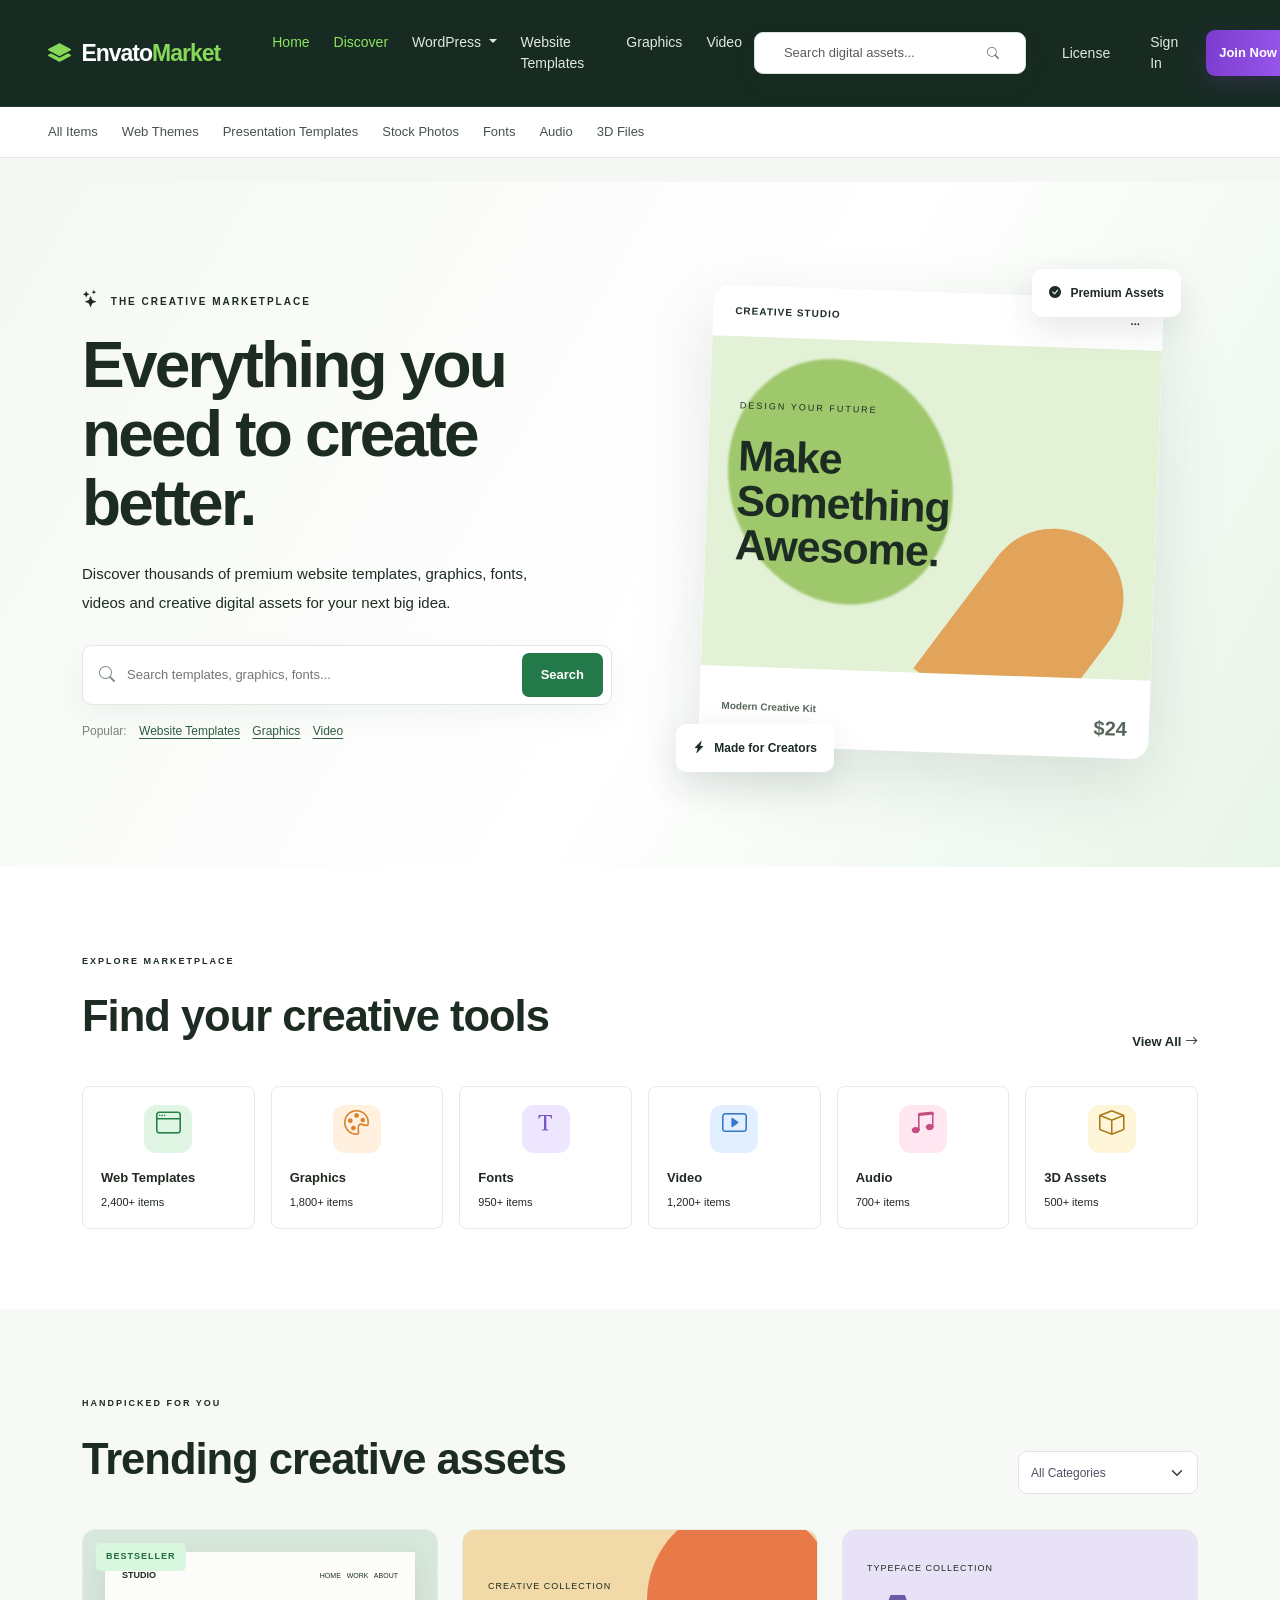
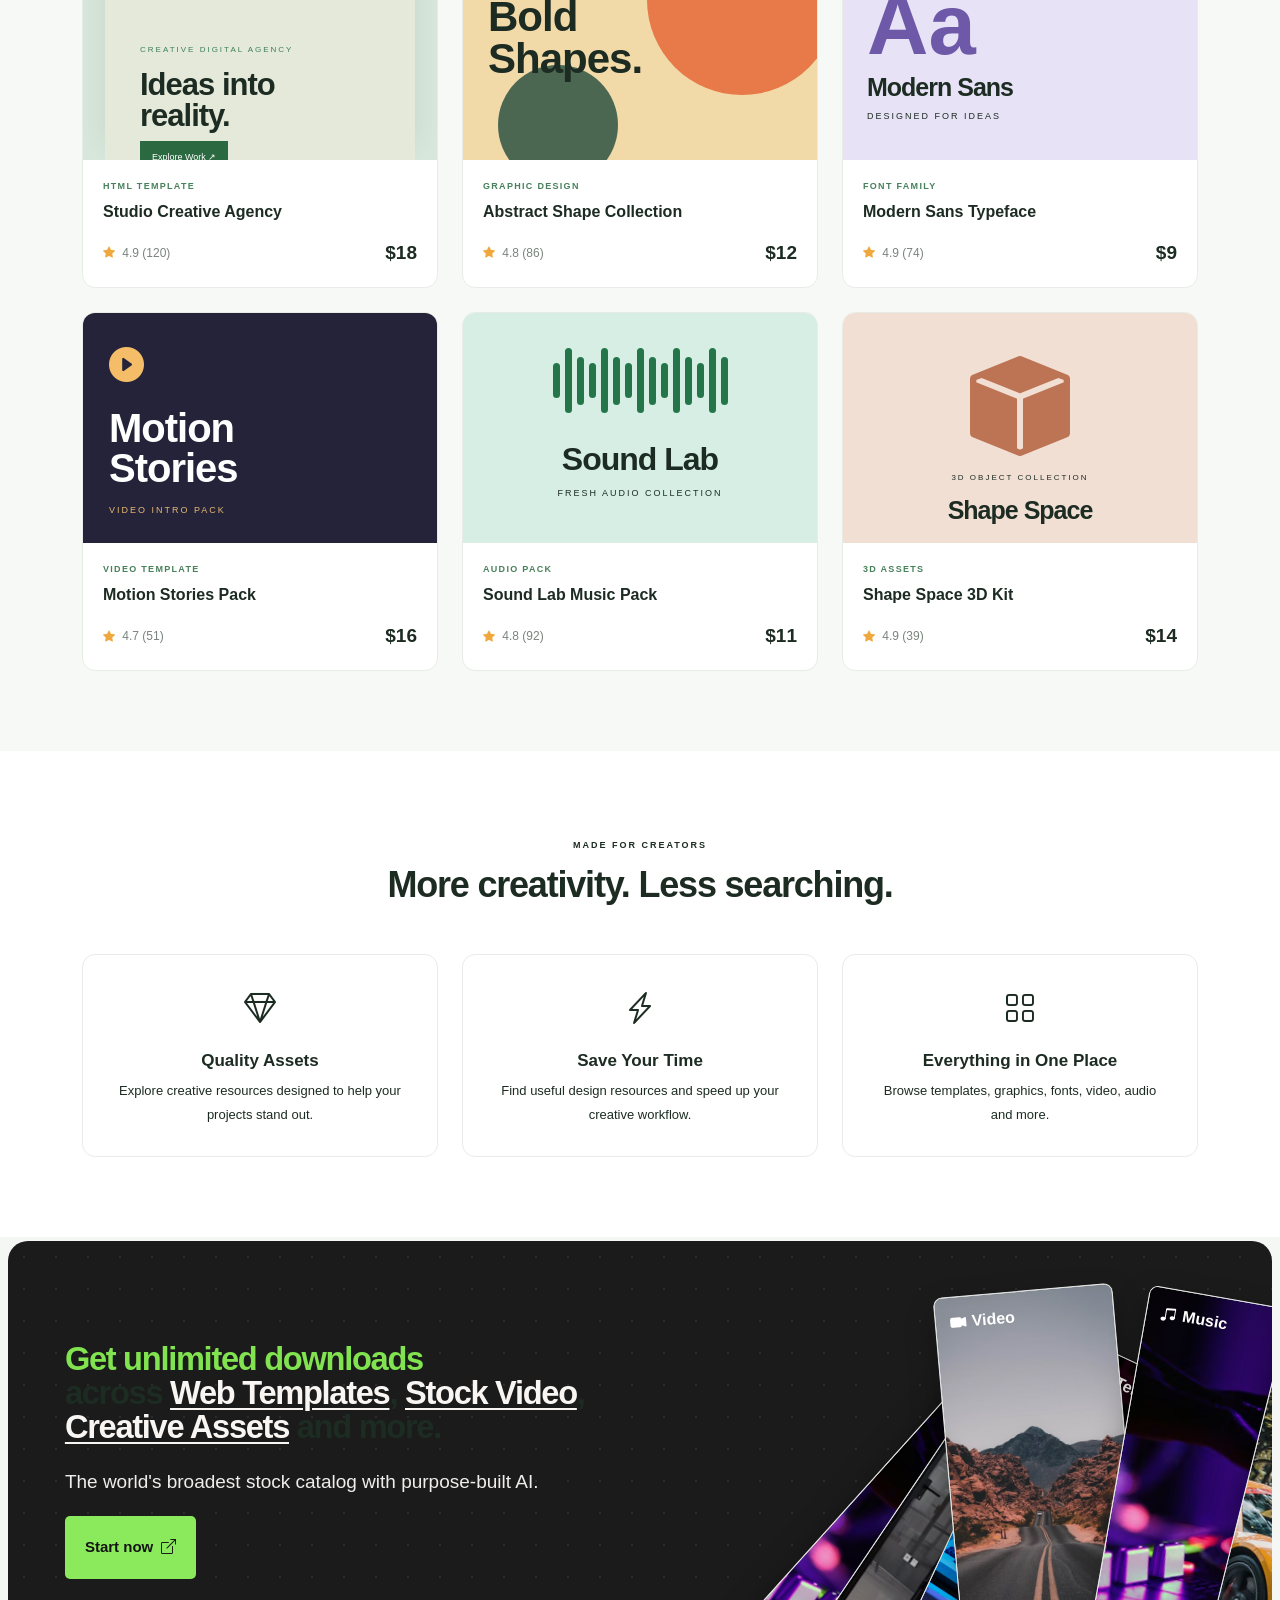
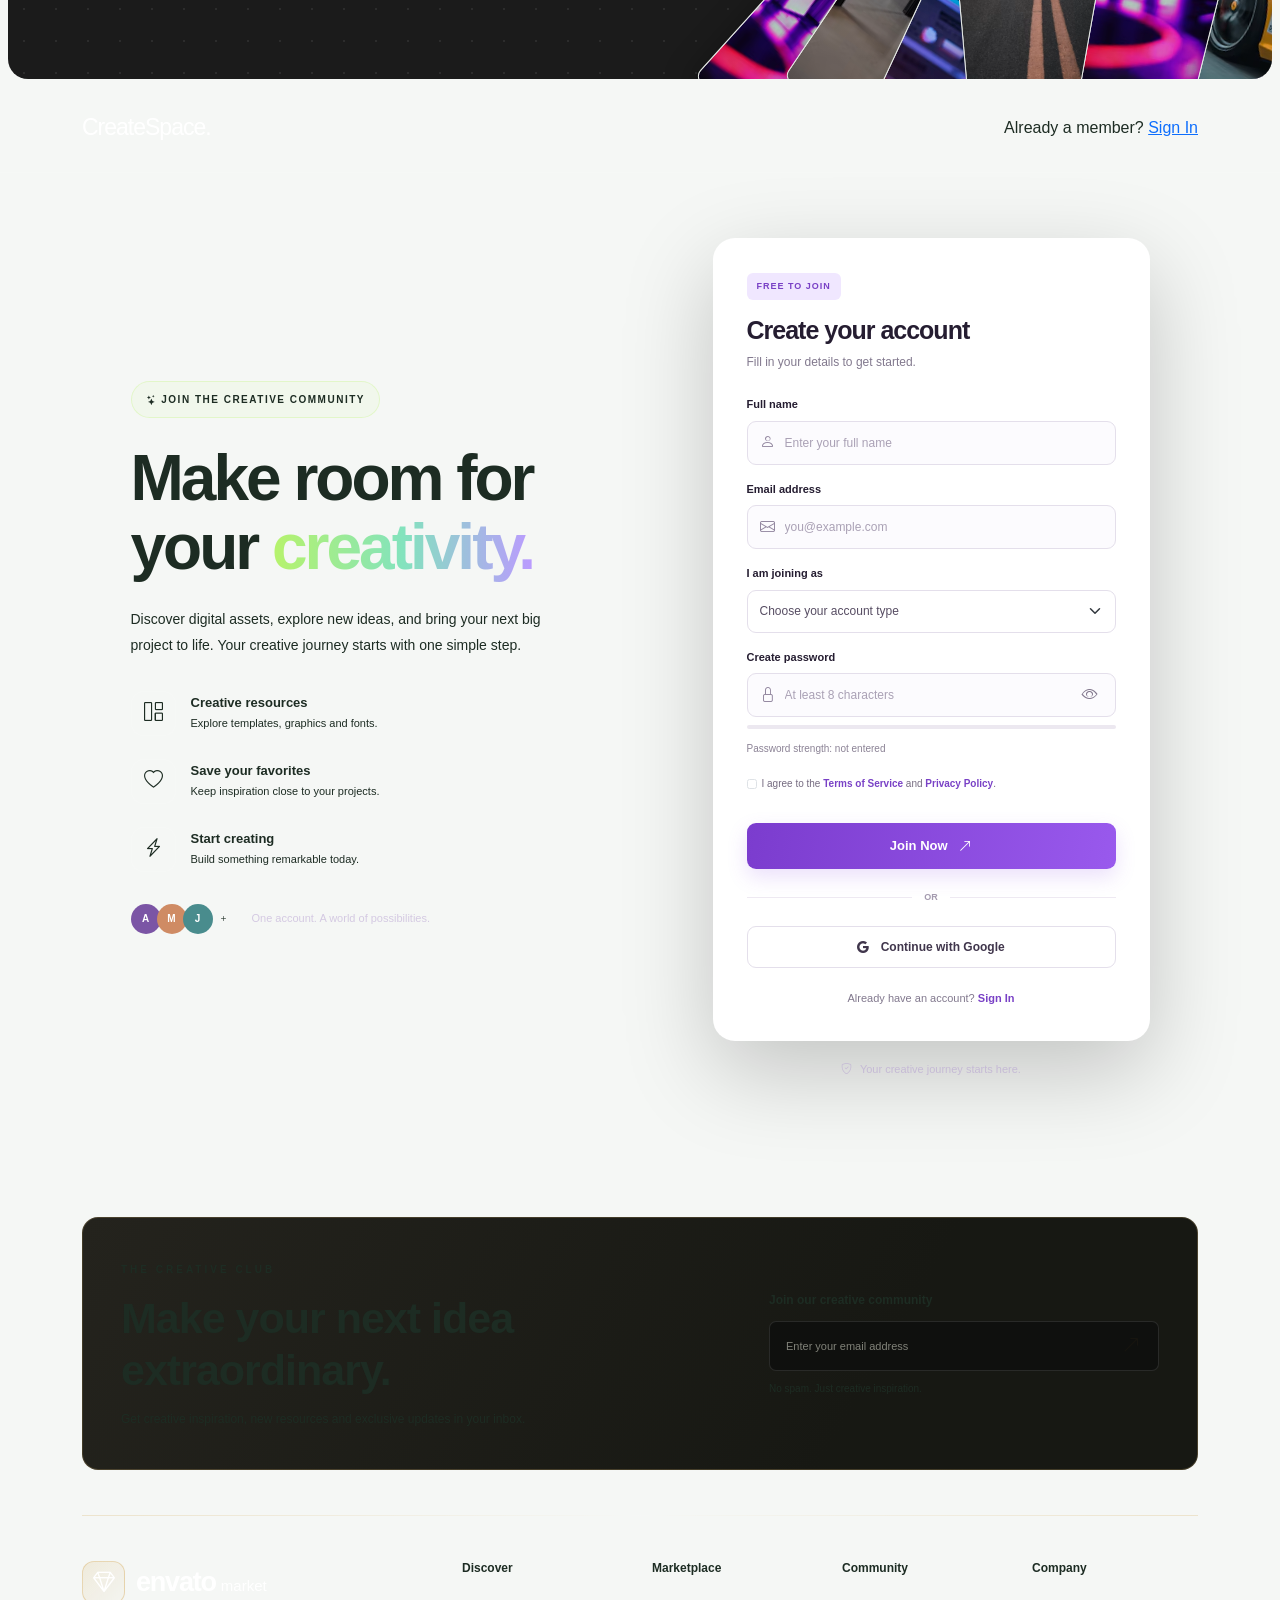
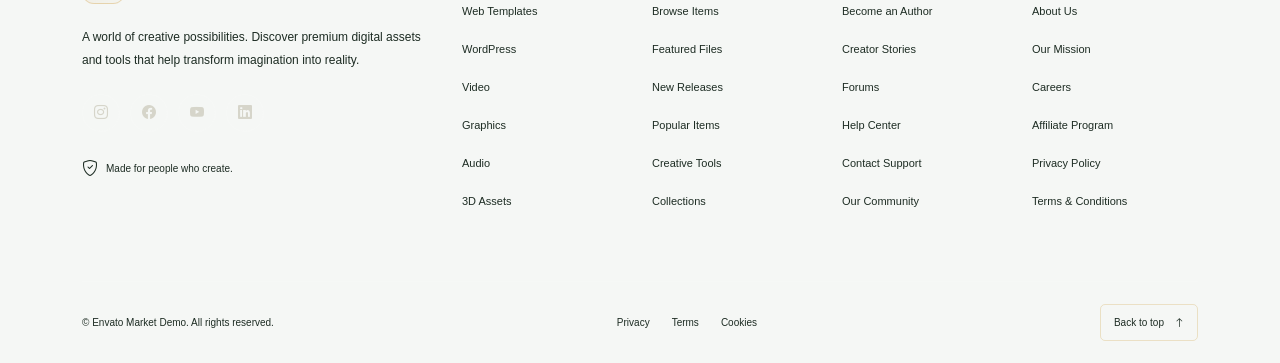
<file: Join-Now.html>
<!DOCTYPE html>
<html lang="en">

<head>
    <meta charset="UTF-8">
    <meta name="viewport" content="width=device-width, initial-scale=1.0">
    <title>Envato Market</title>
    <!-- Bootstrap CSS -->
    <link href="https://cdn.jsdelivr.net/npm/bootstrap@5.3.3/dist/css/bootstrap.min.css" rel="stylesheet">
    <link href="https://cdn.jsdelivr.net/npm/bootstrap-icons@1.11.3/font/bootstrap-icons.min.css" rel="stylesheet">

    <!-- Font Awesome -->
    <link rel="stylesheet" href="https://cdnjs.cloudflare.com/ajax/libs/font-awesome/6.5.2/css/all.min.css">

    <!-- Custom CSS -->
    <link rel="stylesheet" href="Envo.css">
</head>

<body>
    <!------------- Navigation BAR --------->
    <!-- Top Navigation -->
    <nav class="navbar navbar-expand-lg market-navbar">
        <div class="container-fluid px-lg-5">

            <!-- Logo -->
            <a class="navbar-brand market-logo" href="#">
                <i class="bi bi-layers-fill"></i>
                Envato<span>Market</span>
            </a>

            <!-- Mobile Toggle -->
            <button class="navbar-toggler" type="button" data-bs-toggle="collapse" data-bs-target="#mainNavbar"
                aria-controls="mainNavbar" aria-expanded="false" aria-label="Toggle navigation">
                <span class="navbar-toggler-icon"></span>
            </button>

            <!-- Navigation Links -->
            <div class="collapse navbar-collapse" id="mainNavbar">

                <ul class="navbar-nav ms-lg-4 me-auto mb-3 mb-lg-0">
                    <li class="nav-item">
                        <a class="nav-link active" href="Home.html">Home</a>
                    </li>

                    <li class="nav-item">
                        <a class="nav-link active" href="Discover.html">Discover</a>
                    </li>

                    <li class="nav-item dropdown">
                        <a class="nav-link dropdown-toggle" href="WordPress.html" role="button"
                            data-bs-toggle="dropdown" aria-expanded="false">
                            WordPress
                        </a>
                        <ul class="dropdown-menu">
                            <li><a class="dropdown-item" href="WordPress-Theam.html">WordPress Themes</a></li>
                            <li><a class="dropdown-item" href="Plugins.html">Plugins</a></li>
                            <li><a class="dropdown-item" href="Template-Kits.html">Template Kits</a></li>
                        </ul>
                    </li>

                    <li class="nav-item">
                        <a class="nav-link" href="Website-Template.html">Website Templates</a>
                    </li>

                    <li class="nav-item">
                        <a class="nav-link" href="Graphics.html">Graphics</a>
                    </li>

                    <li class="nav-item">
                        <a class="nav-link" href="Video.html">Video</a>
                    </li>
                </ul>

                <!-- Search -->
                <form class="search-box d-flex my-3 my-lg-0" id="searchForm" role="search">
                    <input class="form-control" type="search" id="searchInput" placeholder="Search digital assets..."
                        aria-label="Search digital assets">
                    <button type="submit" aria-label="Search">
                        <i class="bi bi-search"></i>
                    </button>
                </form>

                <!-- Right Side -->
                <div class="nav-actions d-flex align-items-center gap-3 ms-lg-4">
                    <a href="License.html" class="nav-link">License</a>
                    <a href="Sigfn-In.html" class="nav-link">Sign In</a>
                    <a href="Join-Now.html" class="join-btn">Join Now</a>
                </div>

            </div>
        </div>
    </nav>

    <!-- Small Category Bar -->
    <div class="category-bar">
        <div class="container-fluid px-lg-5">
            <div class="d-flex flex-wrap gap-4">
                <a href="All-Iteam.html">All Items</a>
                <a href="Web-Themes.html">Web Themes</a>
                <a href="Presentation-Templates.html">Presentation Templates</a>
                <a href="Stock-Photoes.html">Stock Photos</a>
                <a href="Fonts.html">Fonts</a>
                <a href="Audio.html">Audio</a>
                <a href="3D-Files.html">3D Files</a>
            </div>
        </div>
    </div>

    <!-- Demo Search Message -->
    <div class="container mt-4">
        <p id="searchMessage" class="search-message" aria-live="polite"></p>
    </div>

    <!------------- Home Bar section ------------->

    <section class="hero-section" id="home">
        <div class="container">
            <div class="row align-items-center g-5">
                <div class="col-lg-6">
                    <span class="hero-label"><i class="bi bi-stars"></i> THE CREATIVE MARKETPLACE</span>

                    <h1>Everything you need to <span>create better.</span></h1>

                    <p class="hero-description">
                        Discover thousands of premium website templates, graphics,
                        fonts, videos and creative digital assets for your next big idea.
                    </p>

                    <form class="hero-search" id="searchForm">
                        <i class="bi bi-search"></i>
                        <input type="search" id="searchInput" placeholder="Search templates, graphics, fonts..."
                            aria-label="Search digital assets">
                        <button type="submit">Search</button>
                    </form>

                    <p class="popular-text">
                        Popular:
                        <a href="Website-Template.html" data-search="website">Website Templates</a>
                        <a href="Graphics.html" data-search="graphics">Graphics</a>
                        <a href="Vieo.html" data-search="video">Video</a>
                    </p>
                </div>

                <div class="col-lg-6">
                    <div class="hero-visual">
                        <div class="floating-tag tag-one"><i class="bi bi-check-circle-fill"></i> Premium Assets</div>

                        <div class="visual-main">
                            <div class="visual-top">
                                <span>CREATIVE STUDIO</span>
                                <i class="bi bi-three-dots"></i>
                            </div>
                            <div class="visual-art">
                                <div class="art-circle"></div>
                                <div class="art-text">
                                    <small>DESIGN YOUR FUTURE</small>
                                    <h2>Make<br>Something<br>Awesome.</h2>
                                </div>
                                <div class="art-block"></div>
                            </div>
                            <div class="visual-bottom">
                                <span>Modern Creative Kit</span>
                                <span class="price">$24</span>
                            </div>
                        </div>

                        <div class="floating-tag tag-two">
                            <i class="bi bi-lightning-charge-fill"></i> Made for Creators
                        </div>
                    </div>
                </div>
            </div>
        </div>
    </section>

    <!-- CATEGORY SECTION -->
    <section class="category-section" id="categories">
        <div class="container">
            <div class="section-heading">
                <div>
                    <span class="section-label">EXPLORE MARKETPLACE</span>
                    <h2>Find your creative tools</h2>
                </div>
                <a href="products.html" class="view-link">View All <i class="bi bi-arrow-right"></i></a>
            </div>

            <div class="row g-3">
                <div class="col-6 col-md-4 col-lg-2">
                    <a href="products.html" class="category-card" data-category="Website Templates">
                        <div class="category-icon icon-green"><i class="bi bi-window"></i></div>
                        <h6>Web Templates</h6>
                        <p>2,400+ items</p>
                    </a>
                </div>
                <div class="col-6 col-md-4 col-lg-2">
                    <a href="products.html" class="category-card" data-category="Graphics">
                        <div class="category-icon icon-orange"><i class="bi bi-palette"></i></div>
                        <h6>Graphics</h6>
                        <p>1,800+ items</p>
                    </a>
                </div>
                <div class="col-6 col-md-4 col-lg-2">
                    <a href="products.html" class="category-card" data-category="Fonts">
                        <div class="category-icon icon-purple"><i class="bi bi-fonts"></i></div>
                        <h6>Fonts</h6>
                        <p>950+ items</p>
                    </a>
                </div>
                <div class="col-6 col-md-4 col-lg-2">
                    <a href="products.html" class="category-card" data-category="Video">
                        <div class="category-icon icon-blue"><i class="bi bi-play-btn"></i></div>
                        <h6>Video</h6>
                        <p>1,200+ items</p>
                    </a>
                </div>
                <div class="col-6 col-md-4 col-lg-2">
                    <a href="products.html" class="category-card" data-category="Audio">
                        <div class="category-icon icon-pink"><i class="bi bi-music-note-beamed"></i></div>
                        <h6>Audio</h6>
                        <p>700+ items</p>
                    </a>
                </div>
                <div class="col-6 col-md-4 col-lg-2">
                    <a href="products.html" class="category-card" data-category="3D">
                        <div class="category-icon icon-yellow"><i class="bi bi-box"></i></div>
                        <h6>3D Assets</h6>
                        <p>500+ items</p>
                    </a>
                </div>
            </div>
        </div>
    </section>

    <!-- FEATURED PRODUCTS -->
    <section class="products-section" id="products">
        <div class="container">
            <div class="section-heading">
                <div>
                    <span class="section-label">HANDPICKED FOR YOU</span>
                    <h2>Trending creative assets</h2>
                </div>
                <select id="categoryFilter" class="form-select filter-select" aria-label="Filter products">
                    <option value="all">All Categories</option>
                    <option value="Website Templates">Web Templates</option>
                    <option value="Graphics">Graphics</option>
                    <option value="Fonts">Fonts</option>
                    <option value="Video">Video</option>
                    <option value="Audio">Audio</option>
                    <option value="3D">3D Assets</option>
                </select>
            </div>

            <div class="row g-4" id="productGrid">

                <div class="col-md-6 col-lg-4 product-item" data-category="Website Templates">
                    <div class="product-card">
                        <div class="product-image product-web">
                            <span class="product-badge">BESTSELLER</span>
                            <div class="web-preview">
                                <div class="preview-nav">STUDIO <span>HOME &nbsp; WORK &nbsp; ABOUT</span></div>
                                <div class="preview-content"><small>CREATIVE DIGITAL AGENCY</small>
                                    <h3>Ideas into<br>reality.</h3>
                                    <div class="preview-button">Explore Work ↗</div>
                                </div>
                            </div>
                        </div>
                        <div class="product-info">
                            <div class="product-type">HTML TEMPLATE</div>
                            <h5>Studio Creative Agency</h5>
                            <div class="product-bottom"><span><i class="bi bi-star-fill"></i> 4.9
                                    (120)</span><strong>$18</strong></div>
                        </div>
                    </div>
                </div>

                <div class="col-md-6 col-lg-4 product-item" data-category="Graphics">
                    <div class="product-card">
                        <div class="product-image product-graphic">
                            <div class="graphic-shape shape-a"></div>
                            <div class="graphic-shape shape-b"></div>
                            <div class="graphic-copy"><small>CREATIVE COLLECTION</small>
                                <h2>Bold<br>Shapes.</h2>
                            </div>
                        </div>
                        <div class="product-info">
                            <div class="product-type">GRAPHIC DESIGN</div>
                            <h5>Abstract Shape Collection</h5>
                            <div class="product-bottom"><span><i class="bi bi-star-fill"></i> 4.8
                                    (86)</span><strong>$12</strong></div>
                        </div>
                    </div>
                </div>

                <div class="col-md-6 col-lg-4 product-item" data-category="Fonts">
                    <div class="product-card">
                        <div class="product-image product-font">
                            <small>TYPEFACE COLLECTION</small>
                            <div class="font-big">Aa</div>
                            <h2>Modern Sans</h2>
                            <p>DESIGNED FOR IDEAS</p>
                        </div>
                        <div class="product-info">
                            <div class="product-type">FONT FAMILY</div>
                            <h5>Modern Sans Typeface</h5>
                            <div class="product-bottom"><span><i class="bi bi-star-fill"></i> 4.9
                                    (74)</span><strong>$9</strong></div>
                        </div>
                    </div>
                </div>

                <div class="col-md-6 col-lg-4 product-item" data-category="Video">
                    <div class="product-card">
                        <div class="product-image product-video">
                            <i class="bi bi-play-circle-fill"></i>
                            <h2>Motion<br>Stories</h2>
                            <small>VIDEO INTRO PACK</small>
                        </div>
                        <div class="product-info">
                            <div class="product-type">VIDEO TEMPLATE</div>
                            <h5>Motion Stories Pack</h5>
                            <div class="product-bottom"><span><i class="bi bi-star-fill"></i> 4.7
                                    (51)</span><strong>$16</strong></div>
                        </div>
                    </div>
                </div>

                <div class="col-md-6 col-lg-4 product-item" data-category="Audio">
                    <div class="product-card">
                        <div class="product-image product-audio">
                            <div class="sound-bars">
                                <span></span><span></span><span></span><span></span><span></span><span></span><span></span><span></span><span></span><span></span><span></span><span></span><span></span><span></span><span></span>
                            </div>
                            <h2>Sound Lab</h2>
                            <p>FRESH AUDIO COLLECTION</p>
                        </div>
                        <div class="product-info">
                            <div class="product-type">AUDIO PACK</div>
                            <h5>Sound Lab Music Pack</h5>
                            <div class="product-bottom"><span><i class="bi bi-star-fill"></i> 4.8
                                    (92)</span><strong>$11</strong></div>
                        </div>
                    </div>
                </div>

                <div class="col-md-6 col-lg-4 product-item" data-category="3D">
                    <div class="product-card">
                        <div class="product-image product-3d">
                            <div class="cube-shape"><i class="bi bi-box-fill"></i></div>
                            <small>3D OBJECT COLLECTION</small>
                            <h2>Shape Space</h2>
                        </div>
                        <div class="product-info">
                            <div class="product-type">3D ASSETS</div>
                            <h5>Shape Space 3D Kit</h5>
                            <div class="product-bottom"><span><i class="bi bi-star-fill"></i> 4.9
                                    (39)</span><strong>$14</strong></div>
                        </div>
                    </div>
                </div>

            </div>

            <p id="emptyMessage" class="text-center mt-4 d-none">No products found in this category.</p>
        </div>
    </section>

    <!-- WHY CHOOSE US -->
    <section class="features-section" id="features">
        <div class="container">
            <div class="text-center mb-5">
                <span class="section-label">MADE FOR CREATORS</span>
                <h2>More creativity. Less searching.</h2>
            </div>
            <div class="row g-4">
                <div class="col-md-4">
                    <div class="feature-card">
                        <i class="bi bi-gem"></i>
                        <h5>Quality Assets</h5>
                        <p>Explore creative resources designed to help your projects stand out.</p>
                    </div>
                </div>
                <div class="col-md-4">
                    <div class="feature-card">
                        <i class="bi bi-lightning-charge"></i>
                        <h5>Save Your Time</h5>
                        <p>Find useful design resources and speed up your creative workflow.</p>
                    </div>
                </div>
                <div class="col-md-4">
                    <div class="feature-card">
                        <i class="bi bi-grid"></i>
                        <h5>Everything in One Place</h5>
                        <p>Browse templates, graphics, fonts, video, audio and more.</p>
                    </div>
                </div>
            </div>
        </div>
    </section>

    <!-- Creative Market Hero -->
    <main class="container-fluid hero-wrapper">
        <section class="hero-banner">

            <!-- Background dots -->
            <div class="dot-pattern"></div>

            <!-- Left content -->
            <div class="hero-content">
                <h1>
                    <span class="green-text">Get unlimited downloads</span><br>
                    across <a href="assets.html">Web Templates</a>,
                    <a href="assets.html">Stock Video</a>,<br class="desktop-break">
                    <a href="assets.html">Creative Assets</a> and more.
                </h1>

                <p>The world's broadest stock catalog with purpose-built AI.</p>

                <a href="assets.html" class="start-btn">
                    Start now <i class="bi bi-box-arrow-up-right"></i>
                </a>
            </div>

            <!-- Right image cards -->
            <div class="cards-area" id="assets">

                <div class="asset-card sound-card">
                    <div class="card-label"><i class="bi bi-volume-up-fill"></i> Sound Effects</div>
                    <div class="card-image"></div>
                </div>

                <div class="asset-card web-card">
                    <div class="card-label"><i class="bi bi-globe"></i> Web Templates</div>
                    <div class="card-image"></div>
                </div>

                <div class="asset-card video-template-card">
                    <div class="card-label"><i class="bi bi-camera-video-fill"></i> Video Templates</div>
                    <div class="card-image"></div>
                </div>

                <div class="asset-card video-card">
                    <div class="card-label"><i class="bi bi-camera-video-fill"></i> Video</div>
                    <div class="card-image"></div>
                </div>

                <div class="asset-card music-card">
                    <div class="card-label"><i class="bi bi-music-note-beamed"></i> Music</div>
                    <div class="card-image"></div>
                </div>

                <div class="asset-card ai-card">
                    <div class="card-label"><i class="bi bi-stars"></i> AI Tools</div>
                    <div class="card-image"></div>
                </div>

            </div>
        </section>
    </main>

    <!------------- Join-Now Seaction Bar ------------->
    <!-- Navbar -->
    <nav class="navbar navbar-expand-lg">
        <div class="container">
            <a class="navbar-brand" href="#">
                <span class="brand-symbol">
                    <i class="bi bi-shapes"></i>
                </span>
                CreateSpace<span class="brand-dot">.</span>
            </a>

            <div class="ms-auto nav-login">
                <span>Already a member?</span>
                <a href="#signin" id="signInLink">Sign In</a>
            </div>
        </div>
    </nav>

    <!-- Registration Section -->
    <section class="join-section">
        <div class="container">
            <div class="row align-items-center justify-content-center g-5">

                <!-- Left Side -->
                <div class="col-lg-6 intro-content">

                    <div class="community-label">
                        <i class="bi bi-stars"></i>
                        JOIN THE CREATIVE COMMUNITY
                    </div>

                    <h1>
                        Make room for<br>
                        your <span>creativity.</span>
                    </h1>

                    <p class="intro-description">
                        Discover digital assets, explore new ideas, and bring
                        your next big project to life. Your creative journey
                        starts with one simple step.
                    </p>

                    <div class="benefit">
                        <span class="benefit-icon">
                            <i class="bi bi-grid-1x2"></i>
                        </span>
                        <div>
                            <h6>Creative resources</h6>
                            <p>Explore templates, graphics and fonts.</p>
                        </div>
                    </div>

                    <div class="benefit">
                        <span class="benefit-icon">
                            <i class="bi bi-heart"></i>
                        </span>
                        <div>
                            <h6>Save your favorites</h6>
                            <p>Keep inspiration close to your projects.</p>
                        </div>
                    </div>

                    <div class="benefit">
                        <span class="benefit-icon">
                            <i class="bi bi-lightning-charge"></i>
                        </span>
                        <div>
                            <h6>Start creating</h6>
                            <p>Build something remarkable today.</p>
                        </div>
                    </div>

                    <div class="creative-note">
                        <div class="avatar-stack">
                            <span>A</span>
                            <span>M</span>
                            <span>J</span>
                            <span><i class="bi bi-plus"></i></span>
                        </div>
                        <p>One account. A world of possibilities.</p>
                    </div>
                </div>

                <!-- Right Side: Join Form -->
                <div class="col-lg-5 col-md-9">
                    <div class="join-card">

                        <div class="card-top">
                            <span class="form-badge">FREE TO JOIN</span>
                            <h2>Create your account</h2>
                            <p>Fill in your details to get started.</p>
                        </div>

                        <div id="formMessage" class="form-message" role="status" aria-live="polite"></div>

                        <form id="joinForm" novalidate>

                            <!-- Full Name -->
                            <div class="mb-3">
                                <label for="fullName" class="form-label">
                                    Full name
                                </label>

                                <div class="input-wrap">
                                    <i class="bi bi-person"></i>
                                    <input type="text" id="fullName" class="form-control"
                                        placeholder="Enter your full name" autocomplete="name" minlength="2" required>
                                </div>

                                <div class="invalid-feedback">
                                    Please enter your name (at least 2 characters).
                                </div>
                            </div>

                            <!-- Email -->
                            <div class="mb-3">
                                <label for="email" class="form-label">
                                    Email address
                                </label>

                                <div class="input-wrap">
                                    <i class="bi bi-envelope"></i>
                                    <input type="email" id="email" class="form-control" placeholder="you@example.com"
                                        autocomplete="email" required>
                                </div>

                                <div class="invalid-feedback">
                                    Please enter a valid email address.
                                </div>
                            </div>

                            <!-- Account Type -->
                            <div class="mb-3">
                                <label for="accountType" class="form-label">
                                    I am joining as
                                </label>

                                <select id="accountType" class="form-select" required>
                                    <option value="">Choose your account type</option>
                                    <option value="designer">Designer</option>
                                    <option value="developer">Developer</option>
                                    <option value="business">Business owner</option>
                                    <option value="learner">Student / Learner</option>
                                </select>

                                <div class="invalid-feedback">
                                    Please select an account type.
                                </div>
                            </div>

                            <!-- Password -->
                            <div class="mb-2">
                                <label for="password" class="form-label">
                                    Create password
                                </label>

                                <div class="input-wrap password-wrap">
                                    <i class="bi bi-lock"></i>
                                    <input type="password" id="password" class="form-control"
                                        placeholder="At least 8 characters" autocomplete="new-password" minlength="8"
                                        required>

                                    <button type="button" id="togglePassword" class="show-password"
                                        aria-label="Show password">
                                        <i class="bi bi-eye"></i>
                                    </button>
                                </div>

                                <div class="invalid-feedback">
                                    Password must contain at least 8 characters.
                                </div>
                            </div>

                            <!-- Password Strength -->
                            <div class="strength-area mb-3">
                                <div class="strength-track">
                                    <span id="strengthBar"></span>
                                </div>
                                <small id="strengthText">
                                    Password strength: not entered
                                </small>
                            </div>

                            <!-- Terms -->
                            <div class="form-check terms-check mb-4">
                                <input class="form-check-input" type="checkbox" id="terms" required>

                                <label class="form-check-label" for="terms">
                                    I agree to the
                                    <a href="terms.html">Terms of Service</a>
                                    and
                                    <a href="privacy.html">Privacy Policy</a>.
                                </label>

                                <div class="invalid-feedback">
                                    Please accept the terms to continue.
                                </div>
                            </div>

                            <!-- Submit -->
                            <button type="submit" class="btn join-btn w-100">
                                Join Now
                                <i class="bi bi-arrow-up-right ms-2"></i>
                            </button>

                            <div class="form-divider">
                                <span>OR</span>
                            </div>

                            <button type="button" class="btn google-btn w-100" id="googleJoin">
                                <i class="bi bi-google me-2"></i>
                                Continue with Google
                            </button>

                            <p class="bottom-text">
                                Already have an account?
                                <a href="Sign-In.html" id="bottomSignIn">Sign In</a>
                            </p>

                        </form>
                    </div>

                    <div class="card-footnote">
                        <i class="bi bi-shield-check"></i>
                        Your creative journey starts here.
                    </div>
                </div>

            </div>
        </div>
    </section>

    <!------------- Footer Tag section --------------->
    <!-- PREMIUM ENVATO FOOTER -->
    <footer class="lux-footer">

        <!-- Newsletter -->
        <div class="container">
            <div class="lux-newsletter">
                <div class="newsletter-content">
                    <span class="lux-eyebrow">THE CREATIVE CLUB</span>
                    <h2>Make your next idea<br><span>extraordinary.</span></h2>
                    <p>Get creative inspiration, new resources and exclusive updates in your
                        inbox.</p>
                </div>

                <form class="newsletter-form" id="newsletterForm">
                    <label for="newsletterEmail">Join our creative community</label>
                    <div class="newsletter-input">
                        <input type="email" id="newsletterEmail" placeholder="Enter your email address" required>
                        <button type="submit" aria-label="Subscribe">
                            <i class="bi bi-arrow-up-right"></i>
                        </button>
                    </div>
                    <small id="newsletterMessage">No spam. Just creative inspiration.</small>
                </form>
            </div>

            <div class="lux-divider"></div>

            <!-- Main footer columns -->
            <div class="row gy-5 lux-footer-main">

                <div class="col-lg-4 col-md-12">
                    <a href="lux-logo.html" class="lux-logo">
                        <span class="logo-symbol"><i class="bi bi-gem"></i></span>
                        <span>envato<small>market</small></span>
                    </a>

                    <p class="lux-description">
                        A world of creative possibilities. Discover premium digital
                        assets and tools that help transform imagination into reality.
                    </p>

                    <div class="lux-socials">
                        <a href="https://www.instagram.com/" aria-label="Instagram">
                            <i class="bi bi-instagram"></i>
                        </a>
                        <a href="https://www.facebook.com/" aria-label="Facebook">
                            <i class="bi bi-facebook"></i>
                        </a>
                        <a href="https://www.youtube.com/" aria-label="YouTube">
                            <i class="bi bi-youtube"></i>
                        </a>
                        <a href="https://www.linkedin.com/" aria-label="LinkedIn">
                            <i class="bi bi-linkedin"></i>
                        </a>
                    </div>

                    <div class="trust-note">
                        <i class="bi bi-shield-check"></i>
                        <span>Made for people who create.</span>
                    </div>
                </div>

                <div class="col-6 col-lg-2 col-md-4">
                    <h5>Discover</h5>
                    <ul>
                        <li><a href="Web-Templetes.html">Web Templates</a></li>
                        <li><a href="Wordpress.html">WordPress</a></li>
                        <li><a href="Video.html">Video</a></li>
                        <li><a href="Graphics.html">Graphics</a></li>
                        <li><a href="Audio.html">Audio</a></li>
                        <li><a href="3D-Assets.html">3D Assets</a></li>
                    </ul>
                </div>

                <div class="col-6 col-lg-2 col-md-4">
                    <h5>Marketplace</h5>
                    <ul>
                        <li><a href="Browse-Items.html">Browse Items</a></li>
                        <li><a href="Featured-Files.html">Featured Files</a></li>
                        <li><a href="New-Releases.html">New Releases</a></li>
                        <li><a href="Popular-Items.html">Popular Items</a></li>
                        <li><a href="Creative-Tools.html">Creative Tools</a></li>
                        <li><a href="Collection.html">Collections</a></li>
                    </ul>
                </div>

                <div class="col-6 col-lg-2 col-md-4">
                    <h5>Community</h5>
                    <ul>
                        <li><a href="Become-an-Author.html">Become an Author</a></li>
                        <li><a href="Creator-stories.html">Creator Stories</a></li>
                        <li><a href="Forums.html">Forums</a></li>
                        <li><a href="Help-Center.html">Help Center</a></li>
                        <li><a href="Contact-Support.html">Contact Support</a></li>
                        <li><a href="Our-Community.html">Our Community</a></li>
                    </ul>
                </div>

                <div class="col-6 col-lg-2 col-md-4">
                    <h5>Company</h5>
                    <ul>
                        <li><a href="AboutUs.html">About Us</a></li>
                        <li><a href="OurMission.html">Our Mission</a></li>
                        <li><a href="Careers.html">Careers</a></li>
                        <li><a href="Affiliate-Program.html">Affiliate Program</a></li>
                        <li><a href="Privacy-Policy.html">Privacy Policy</a></li>
                        <li><a href="erms & Conditions.html">Terms & Conditions</a></li>
                    </ul>
                </div>
            </div>

            <!-- Premium bottom bar -->
            <div class="lux-bottom">
                <p>© <span id="currentYear"></span> Envato Market Demo. All rights reserved.</p>

                <div class="bottom-links">
                    <a href="Privacy.html">Privacy</a>
                    <a href="Terms.html">Terms</a>
                    <a href="Cookies.html">Cookies</a>
                </div>

                <button class="back-top" id="backToTop">
                    Back to top <i class="bi bi-arrow-up"></i>
                </button>
            </div>
        </div>
    </footer>



    <!-- Bootstrap JS -->
    <script src="https://cdn.jsdelivr.net/npm/bootstrap@5.3.3/dist/js/bootstrap.bundle.min.js"></script>

    <!-- Custom JavaScript -->
    <script src="Emarket.js"></script>
</body>

</html>
</file>
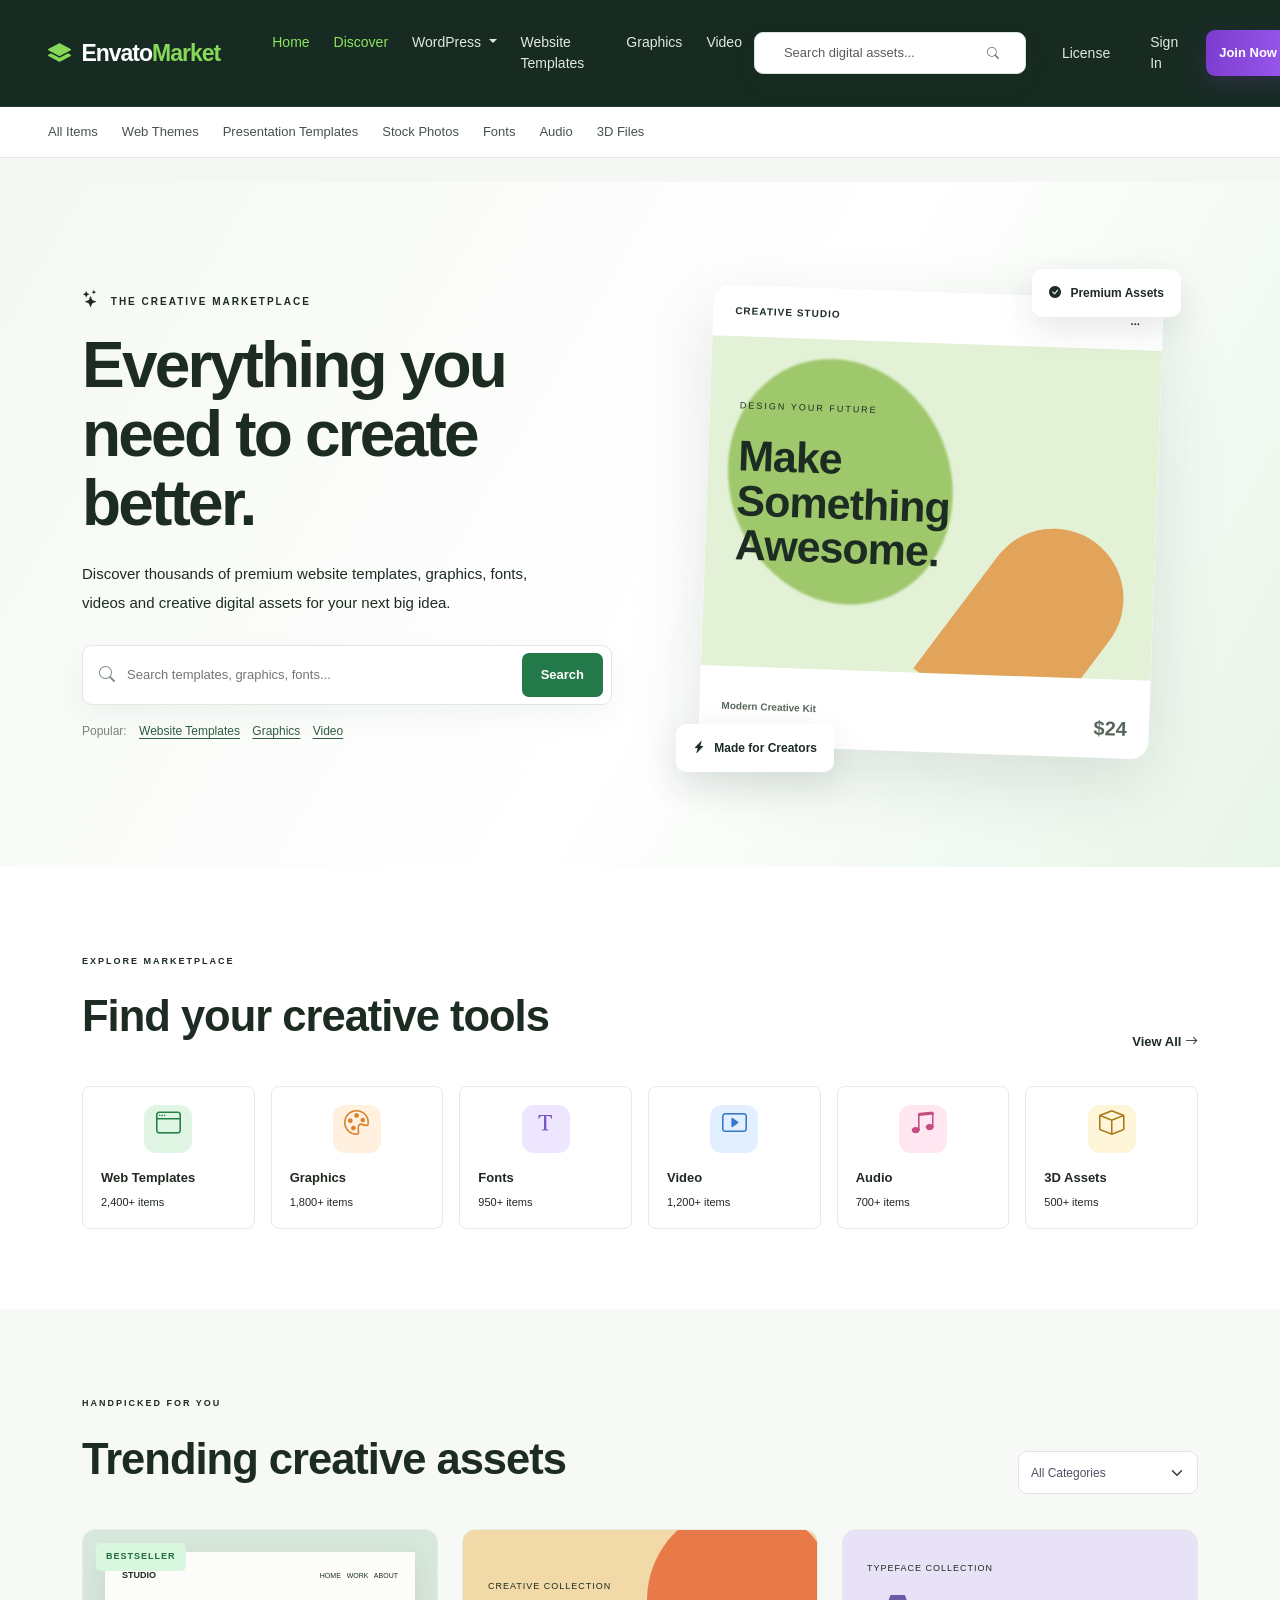
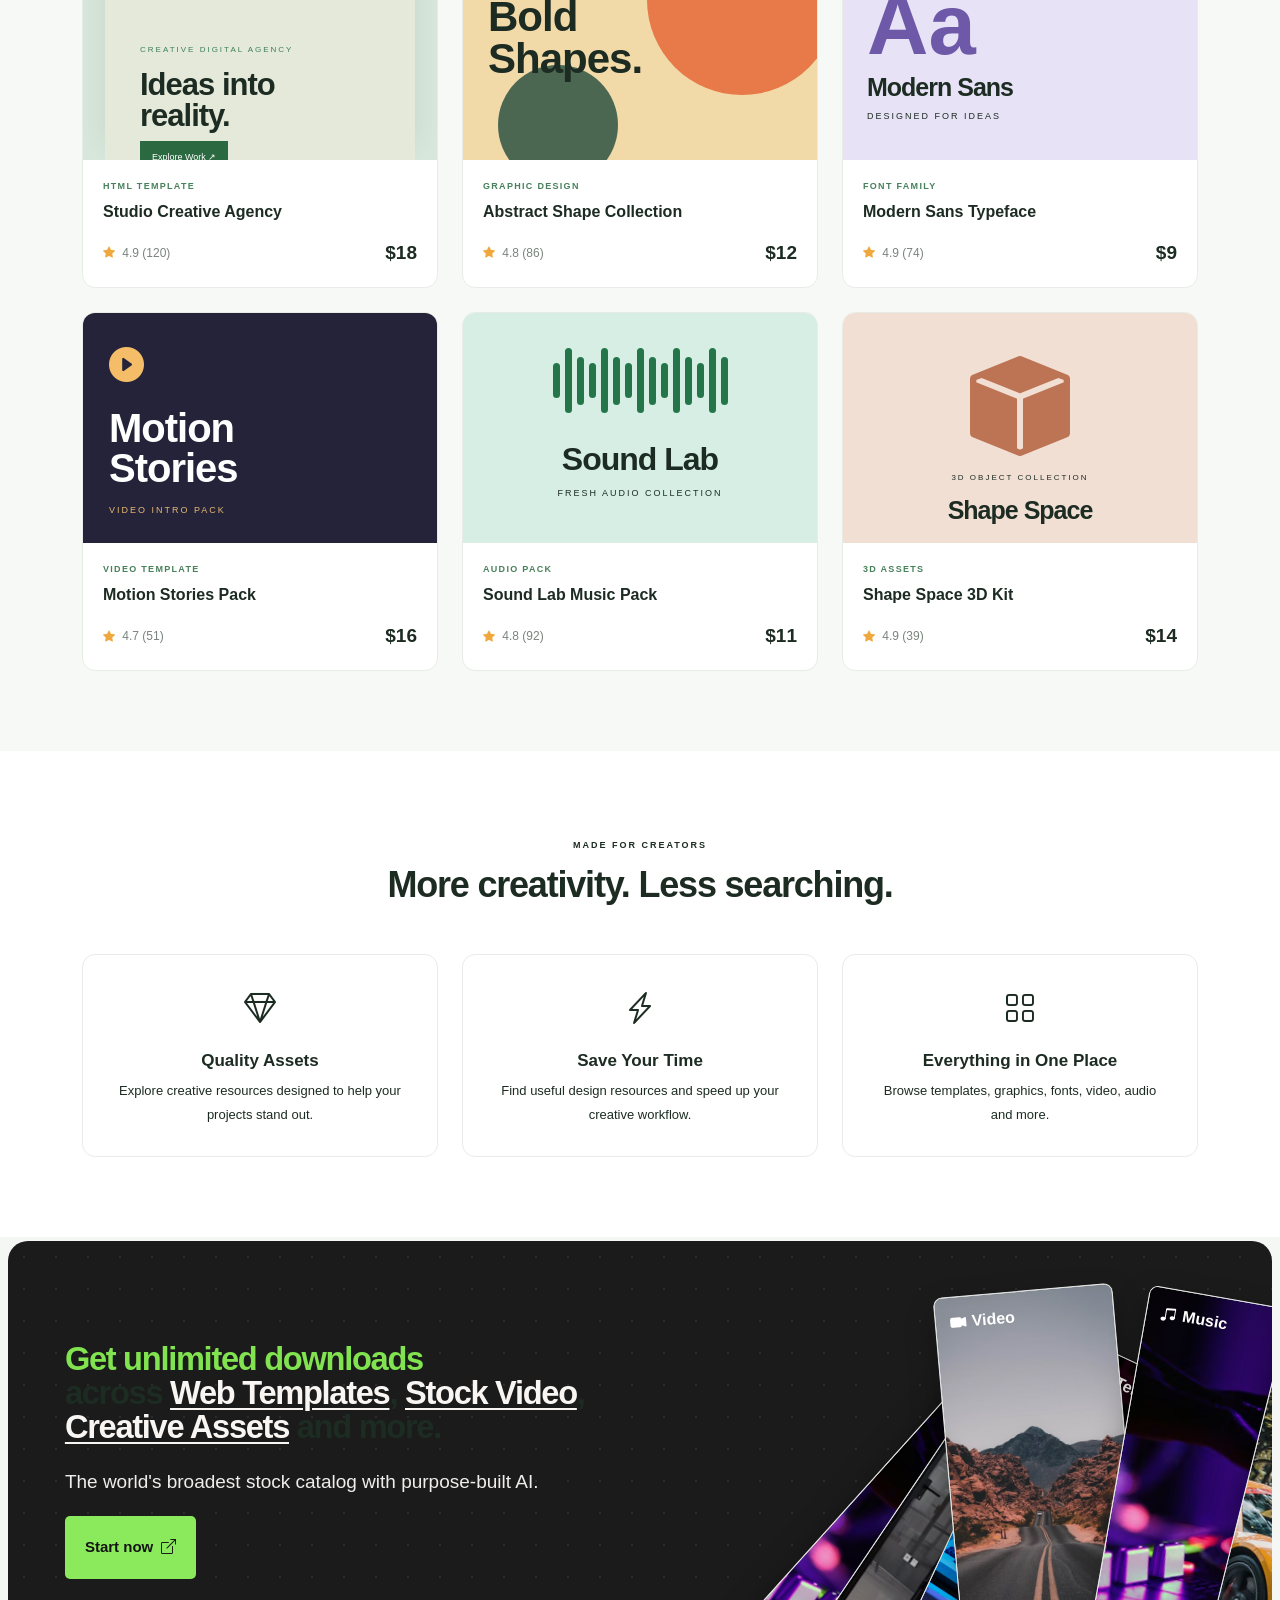
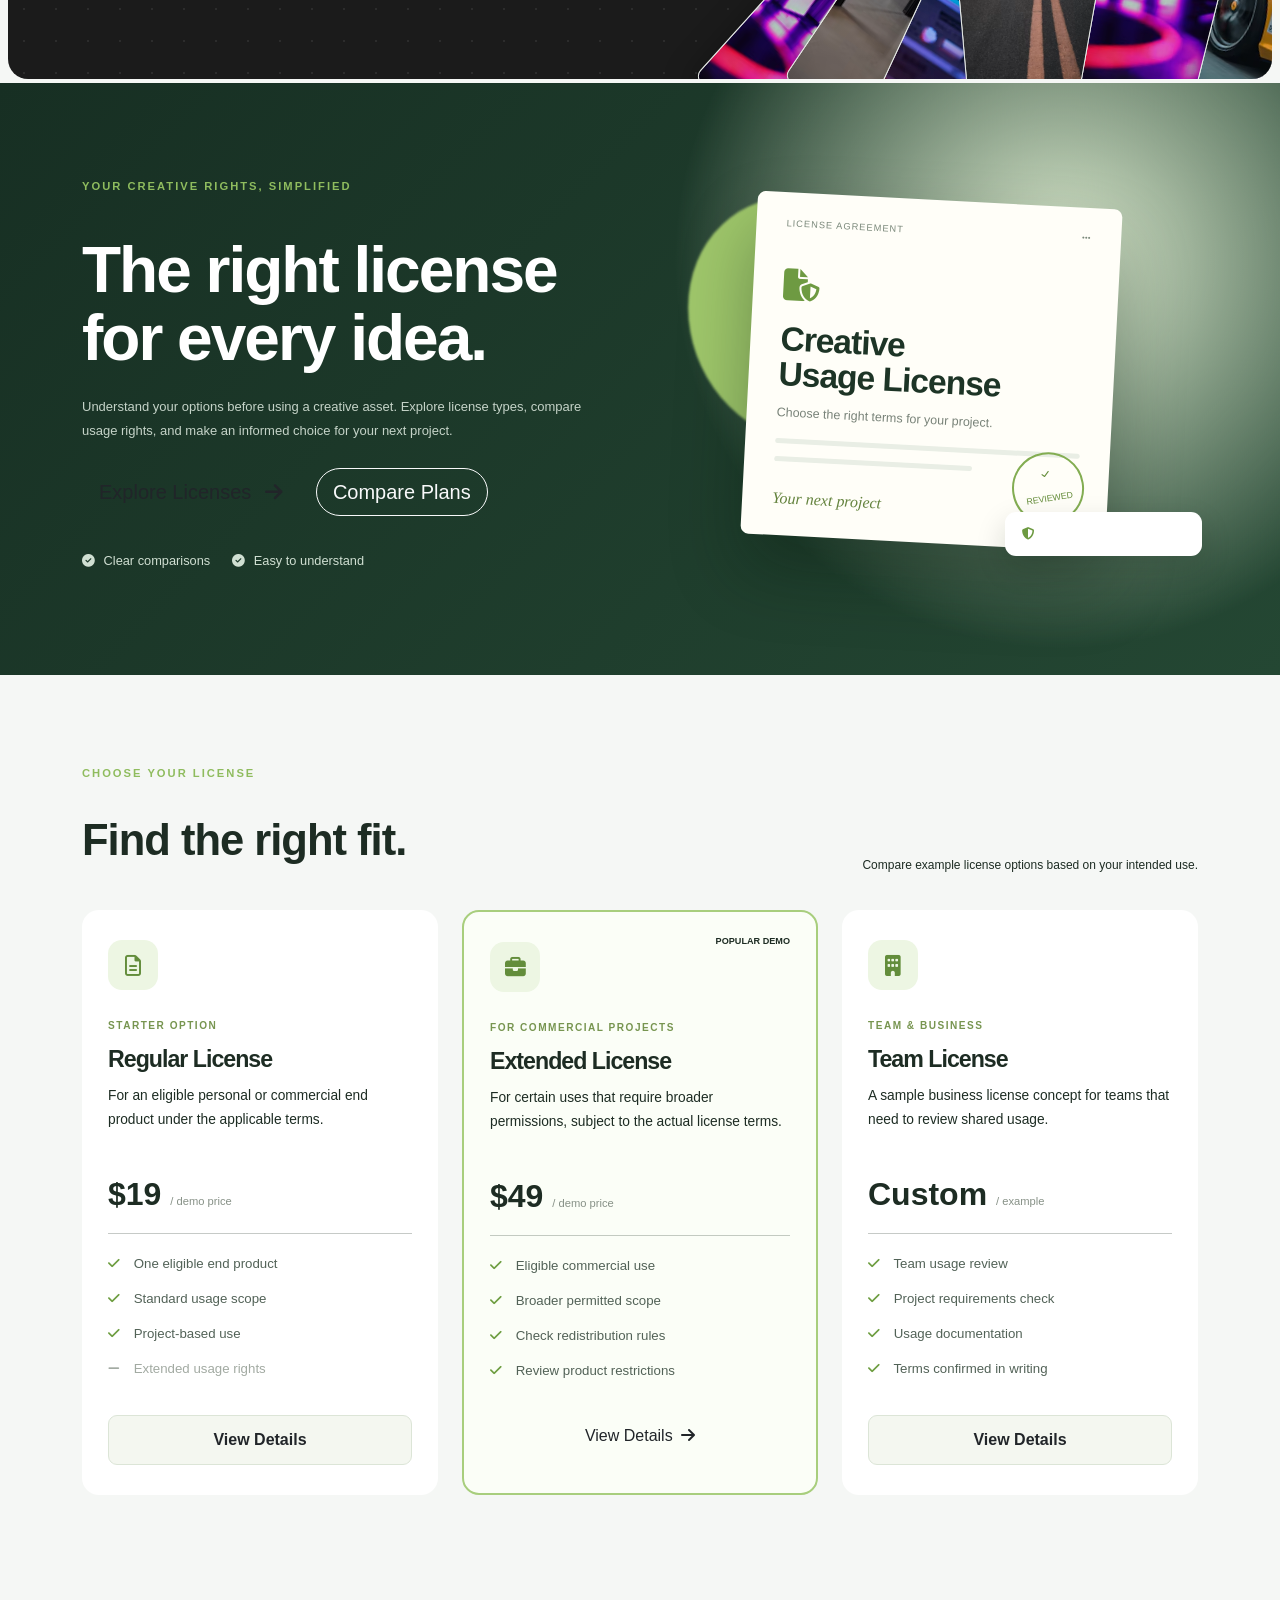
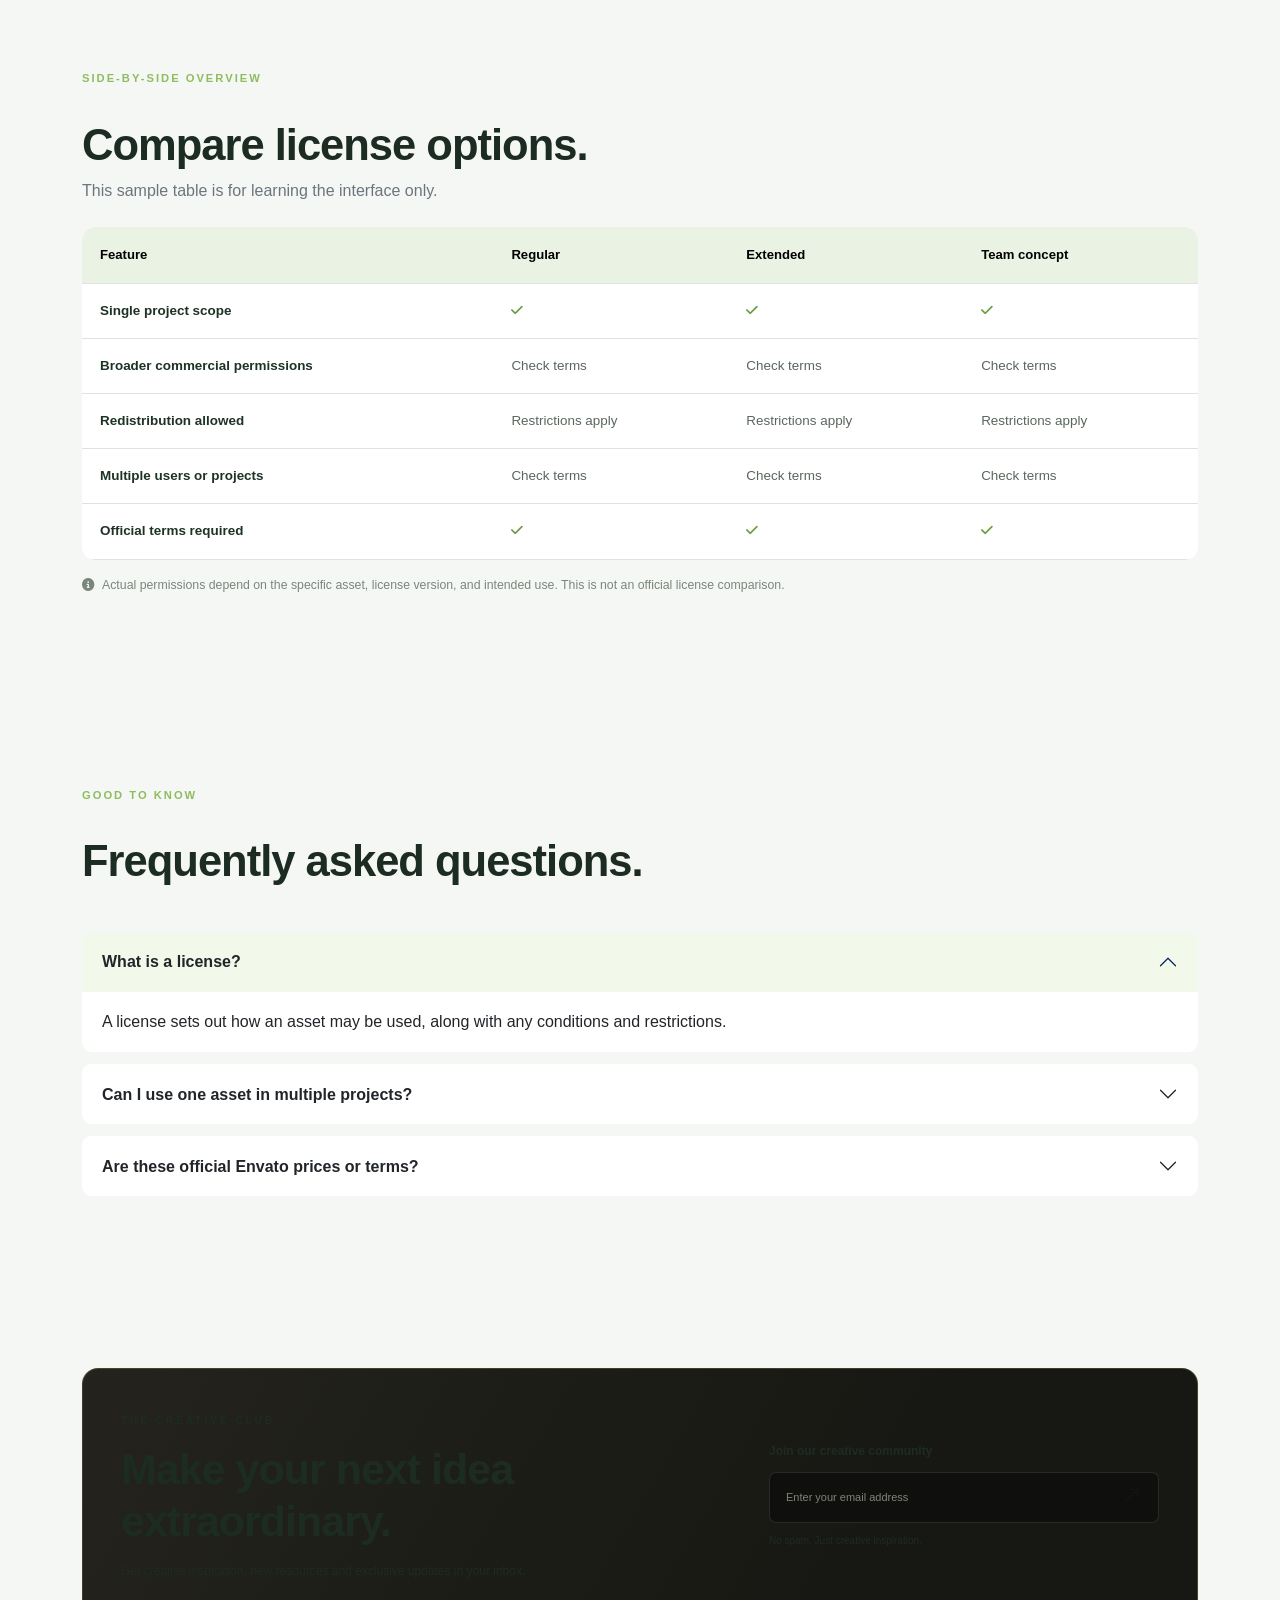
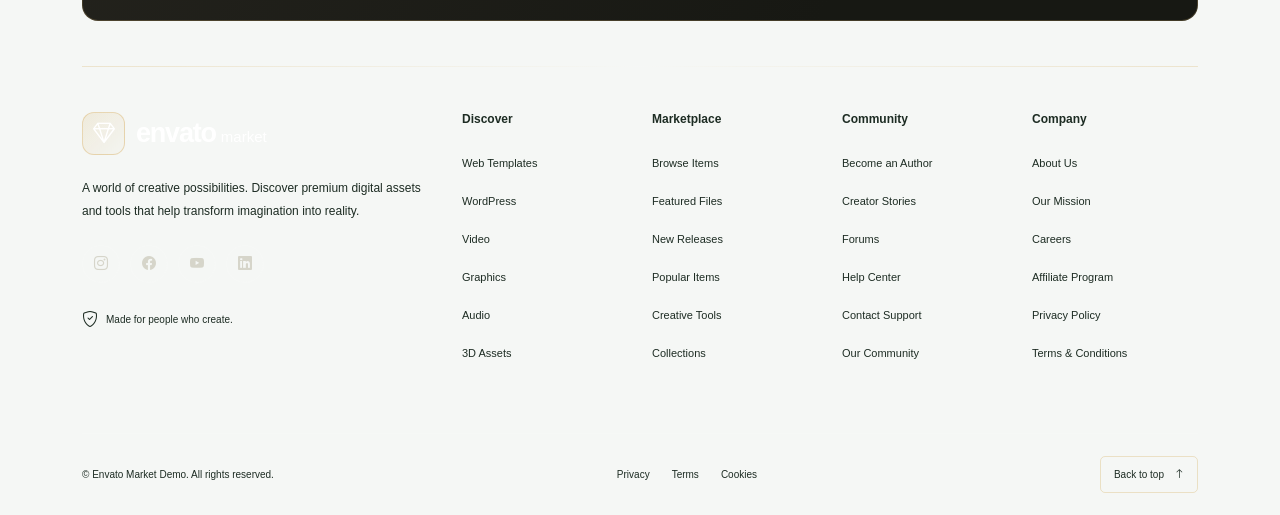
<file: License.html>
<!DOCTYPE html>
<html lang="en">

<head>
    <meta charset="UTF-8">
    <meta name="viewport" content="width=device-width, initial-scale=1.0">
    <title>Envato Market</title>
    <!-- Bootstrap CSS -->
    <link href="https://cdn.jsdelivr.net/npm/bootstrap@5.3.3/dist/css/bootstrap.min.css" rel="stylesheet">
    <link href="https://cdn.jsdelivr.net/npm/bootstrap-icons@1.11.3/font/bootstrap-icons.min.css" rel="stylesheet">

    <!-- Font Awesome -->
    <link rel="stylesheet" href="https://cdnjs.cloudflare.com/ajax/libs/font-awesome/6.5.2/css/all.min.css">

    <!-- Custom CSS -->
    <link rel="stylesheet" href="Envo.css">
</head>

<body>
    <!------------- Navigation BAR --------->
    <!-- Top Navigation -->
    <nav class="navbar navbar-expand-lg market-navbar">
        <div class="container-fluid px-lg-5">

            <!-- Logo -->
            <a class="navbar-brand market-logo" href="#">
                <i class="bi bi-layers-fill"></i>
                Envato<span>Market</span>
            </a>

            <!-- Mobile Toggle -->
            <button class="navbar-toggler" type="button" data-bs-toggle="collapse" data-bs-target="#mainNavbar"
                aria-controls="mainNavbar" aria-expanded="false" aria-label="Toggle navigation">
                <span class="navbar-toggler-icon"></span>
            </button>

            <!-- Navigation Links -->
            <div class="collapse navbar-collapse" id="mainNavbar">

                <ul class="navbar-nav ms-lg-4 me-auto mb-3 mb-lg-0">
                    <li class="nav-item">
                        <a class="nav-link active" href="Home.html">Home</a>
                    </li>

                    <li class="nav-item">
                        <a class="nav-link active" href="Discover.html">Discover</a>
                    </li>

                    <li class="nav-item dropdown">
                        <a class="nav-link dropdown-toggle" href="WordPress.html" role="button"
                            data-bs-toggle="dropdown" aria-expanded="false">
                            WordPress
                        </a>
                        <ul class="dropdown-menu">
                            <li><a class="dropdown-item" href="WordPress-Theam.html">WordPress Themes</a></li>
                            <li><a class="dropdown-item" href="Plugins.html">Plugins</a></li>
                            <li><a class="dropdown-item" href="Template-Kits.html">Template Kits</a></li>
                        </ul>
                    </li>

                    <li class="nav-item">
                        <a class="nav-link" href="Website-Template.html">Website Templates</a>
                    </li>

                    <li class="nav-item">
                        <a class="nav-link" href="Graphics.html">Graphics</a>
                    </li>

                    <li class="nav-item">
                        <a class="nav-link" href="Video.html">Video</a>
                    </li>
                </ul>

                <!-- Search -->
                <form class="search-box d-flex my-3 my-lg-0" id="searchForm" role="search">
                    <input class="form-control" type="search" id="searchInput" placeholder="Search digital assets..."
                        aria-label="Search digital assets">
                    <button type="submit" aria-label="Search">
                        <i class="bi bi-search"></i>
                    </button>
                </form>

                <!-- Right Side -->
                <div class="nav-actions d-flex align-items-center gap-3 ms-lg-4">
                    <a href="License.html" class="nav-link">License</a>
                    <a href="Sigfn-In.html" class="nav-link">Sign In</a>
                    <a href="Join-Now.html" class="join-btn">Join Now</a>
                </div>

            </div>
        </div>
    </nav>

    <!-- Small Category Bar -->
    <div class="category-bar">
        <div class="container-fluid px-lg-5">
            <div class="d-flex flex-wrap gap-4">
                <a href="All-Iteam.html">All Items</a>
                <a href="Web-Themes.html">Web Themes</a>
                <a href="Presentation-Templates.html">Presentation Templates</a>
                <a href="Stock-Photoes.html">Stock Photos</a>
                <a href="Fonts.html">Fonts</a>
                <a href="Audio.html">Audio</a>
                <a href="3D-Files.html">3D Files</a>
            </div>
        </div>
    </div>

    <!-- Demo Search Message -->
    <div class="container mt-4">
        <p id="searchMessage" class="search-message" aria-live="polite"></p>
    </div>

    <!------------- Home Bar section ------------->

    <section class="hero-section" id="home">
        <div class="container">
            <div class="row align-items-center g-5">
                <div class="col-lg-6">
                    <span class="hero-label"><i class="bi bi-stars"></i> THE CREATIVE MARKETPLACE</span>

                    <h1>Everything you need to <span>create better.</span></h1>

                    <p class="hero-description">
                        Discover thousands of premium website templates, graphics,
                        fonts, videos and creative digital assets for your next big idea.
                    </p>

                    <form class="hero-search" id="searchForm">
                        <i class="bi bi-search"></i>
                        <input type="search" id="searchInput" placeholder="Search templates, graphics, fonts..."
                            aria-label="Search digital assets">
                        <button type="submit">Search</button>
                    </form>

                    <p class="popular-text">
                        Popular:
                        <a href="Website-Template.html" data-search="website">Website Templates</a>
                        <a href="Graphics.html" data-search="graphics">Graphics</a>
                        <a href="Vieo.html" data-search="video">Video</a>
                    </p>
                </div>

                <div class="col-lg-6">
                    <div class="hero-visual">
                        <div class="floating-tag tag-one"><i class="bi bi-check-circle-fill"></i> Premium Assets</div>

                        <div class="visual-main">
                            <div class="visual-top">
                                <span>CREATIVE STUDIO</span>
                                <i class="bi bi-three-dots"></i>
                            </div>
                            <div class="visual-art">
                                <div class="art-circle"></div>
                                <div class="art-text">
                                    <small>DESIGN YOUR FUTURE</small>
                                    <h2>Make<br>Something<br>Awesome.</h2>
                                </div>
                                <div class="art-block"></div>
                            </div>
                            <div class="visual-bottom">
                                <span>Modern Creative Kit</span>
                                <span class="price">$24</span>
                            </div>
                        </div>

                        <div class="floating-tag tag-two">
                            <i class="bi bi-lightning-charge-fill"></i> Made for Creators
                        </div>
                    </div>
                </div>
            </div>
        </div>
    </section>

    <!-- CATEGORY SECTION -->
    <section class="category-section" id="categories">
        <div class="container">
            <div class="section-heading">
                <div>
                    <span class="section-label">EXPLORE MARKETPLACE</span>
                    <h2>Find your creative tools</h2>
                </div>
                <a href="products.html" class="view-link">View All <i class="bi bi-arrow-right"></i></a>
            </div>

            <div class="row g-3">
                <div class="col-6 col-md-4 col-lg-2">
                    <a href="products.html" class="category-card" data-category="Website Templates">
                        <div class="category-icon icon-green"><i class="bi bi-window"></i></div>
                        <h6>Web Templates</h6>
                        <p>2,400+ items</p>
                    </a>
                </div>
                <div class="col-6 col-md-4 col-lg-2">
                    <a href="products.html" class="category-card" data-category="Graphics">
                        <div class="category-icon icon-orange"><i class="bi bi-palette"></i></div>
                        <h6>Graphics</h6>
                        <p>1,800+ items</p>
                    </a>
                </div>
                <div class="col-6 col-md-4 col-lg-2">
                    <a href="products.html" class="category-card" data-category="Fonts">
                        <div class="category-icon icon-purple"><i class="bi bi-fonts"></i></div>
                        <h6>Fonts</h6>
                        <p>950+ items</p>
                    </a>
                </div>
                <div class="col-6 col-md-4 col-lg-2">
                    <a href="products.html" class="category-card" data-category="Video">
                        <div class="category-icon icon-blue"><i class="bi bi-play-btn"></i></div>
                        <h6>Video</h6>
                        <p>1,200+ items</p>
                    </a>
                </div>
                <div class="col-6 col-md-4 col-lg-2">
                    <a href="products.html" class="category-card" data-category="Audio">
                        <div class="category-icon icon-pink"><i class="bi bi-music-note-beamed"></i></div>
                        <h6>Audio</h6>
                        <p>700+ items</p>
                    </a>
                </div>
                <div class="col-6 col-md-4 col-lg-2">
                    <a href="products.html" class="category-card" data-category="3D">
                        <div class="category-icon icon-yellow"><i class="bi bi-box"></i></div>
                        <h6>3D Assets</h6>
                        <p>500+ items</p>
                    </a>
                </div>
            </div>
        </div>
    </section>

    <!-- FEATURED PRODUCTS -->
    <section class="products-section" id="products">
        <div class="container">
            <div class="section-heading">
                <div>
                    <span class="section-label">HANDPICKED FOR YOU</span>
                    <h2>Trending creative assets</h2>
                </div>
                <select id="categoryFilter" class="form-select filter-select" aria-label="Filter products">
                    <option value="all">All Categories</option>
                    <option value="Website Templates">Web Templates</option>
                    <option value="Graphics">Graphics</option>
                    <option value="Fonts">Fonts</option>
                    <option value="Video">Video</option>
                    <option value="Audio">Audio</option>
                    <option value="3D">3D Assets</option>
                </select>
            </div>

            <div class="row g-4" id="productGrid">

                <div class="col-md-6 col-lg-4 product-item" data-category="Website Templates">
                    <div class="product-card">
                        <div class="product-image product-web">
                            <span class="product-badge">BESTSELLER</span>
                            <div class="web-preview">
                                <div class="preview-nav">STUDIO <span>HOME &nbsp; WORK &nbsp; ABOUT</span></div>
                                <div class="preview-content"><small>CREATIVE DIGITAL AGENCY</small>
                                    <h3>Ideas into<br>reality.</h3>
                                    <div class="preview-button">Explore Work ↗</div>
                                </div>
                            </div>
                        </div>
                        <div class="product-info">
                            <div class="product-type">HTML TEMPLATE</div>
                            <h5>Studio Creative Agency</h5>
                            <div class="product-bottom"><span><i class="bi bi-star-fill"></i> 4.9
                                    (120)</span><strong>$18</strong></div>
                        </div>
                    </div>
                </div>

                <div class="col-md-6 col-lg-4 product-item" data-category="Graphics">
                    <div class="product-card">
                        <div class="product-image product-graphic">
                            <div class="graphic-shape shape-a"></div>
                            <div class="graphic-shape shape-b"></div>
                            <div class="graphic-copy"><small>CREATIVE COLLECTION</small>
                                <h2>Bold<br>Shapes.</h2>
                            </div>
                        </div>
                        <div class="product-info">
                            <div class="product-type">GRAPHIC DESIGN</div>
                            <h5>Abstract Shape Collection</h5>
                            <div class="product-bottom"><span><i class="bi bi-star-fill"></i> 4.8
                                    (86)</span><strong>$12</strong></div>
                        </div>
                    </div>
                </div>

                <div class="col-md-6 col-lg-4 product-item" data-category="Fonts">
                    <div class="product-card">
                        <div class="product-image product-font">
                            <small>TYPEFACE COLLECTION</small>
                            <div class="font-big">Aa</div>
                            <h2>Modern Sans</h2>
                            <p>DESIGNED FOR IDEAS</p>
                        </div>
                        <div class="product-info">
                            <div class="product-type">FONT FAMILY</div>
                            <h5>Modern Sans Typeface</h5>
                            <div class="product-bottom"><span><i class="bi bi-star-fill"></i> 4.9
                                    (74)</span><strong>$9</strong></div>
                        </div>
                    </div>
                </div>

                <div class="col-md-6 col-lg-4 product-item" data-category="Video">
                    <div class="product-card">
                        <div class="product-image product-video">
                            <i class="bi bi-play-circle-fill"></i>
                            <h2>Motion<br>Stories</h2>
                            <small>VIDEO INTRO PACK</small>
                        </div>
                        <div class="product-info">
                            <div class="product-type">VIDEO TEMPLATE</div>
                            <h5>Motion Stories Pack</h5>
                            <div class="product-bottom"><span><i class="bi bi-star-fill"></i> 4.7
                                    (51)</span><strong>$16</strong></div>
                        </div>
                    </div>
                </div>

                <div class="col-md-6 col-lg-4 product-item" data-category="Audio">
                    <div class="product-card">
                        <div class="product-image product-audio">
                            <div class="sound-bars">
                                <span></span><span></span><span></span><span></span><span></span><span></span><span></span><span></span><span></span><span></span><span></span><span></span><span></span><span></span><span></span>
                            </div>
                            <h2>Sound Lab</h2>
                            <p>FRESH AUDIO COLLECTION</p>
                        </div>
                        <div class="product-info">
                            <div class="product-type">AUDIO PACK</div>
                            <h5>Sound Lab Music Pack</h5>
                            <div class="product-bottom"><span><i class="bi bi-star-fill"></i> 4.8
                                    (92)</span><strong>$11</strong></div>
                        </div>
                    </div>
                </div>

                <div class="col-md-6 col-lg-4 product-item" data-category="3D">
                    <div class="product-card">
                        <div class="product-image product-3d">
                            <div class="cube-shape"><i class="bi bi-box-fill"></i></div>
                            <small>3D OBJECT COLLECTION</small>
                            <h2>Shape Space</h2>
                        </div>
                        <div class="product-info">
                            <div class="product-type">3D ASSETS</div>
                            <h5>Shape Space 3D Kit</h5>
                            <div class="product-bottom"><span><i class="bi bi-star-fill"></i> 4.9
                                    (39)</span><strong>$14</strong></div>
                        </div>
                    </div>
                </div>

            </div>

            <p id="emptyMessage" class="text-center mt-4 d-none">No products found in this category.</p>
        </div>
    </section>

    <!-- WHY CHOOSE US -->
    <section class="features-section" id="features">
        <div class="container">
            <div class="text-center mb-5">
                <span class="section-label">MADE FOR CREATORS</span>
                <h2>More creativity. Less searching.</h2>
            </div>
            <div class="row g-4">
                <div class="col-md-4">
                    <div class="feature-card">
                        <i class="bi bi-gem"></i>
                        <h5>Quality Assets</h5>
                        <p>Explore creative resources designed to help your projects stand out.</p>
                    </div>
                </div>
                <div class="col-md-4">
                    <div class="feature-card">
                        <i class="bi bi-lightning-charge"></i>
                        <h5>Save Your Time</h5>
                        <p>Find useful design resources and speed up your creative workflow.</p>
                    </div>
                </div>
                <div class="col-md-4">
                    <div class="feature-card">
                        <i class="bi bi-grid"></i>
                        <h5>Everything in One Place</h5>
                        <p>Browse templates, graphics, fonts, video, audio and more.</p>
                    </div>
                </div>
            </div>
        </div>
    </section>

    <!-- Creative Market Hero -->
    <main class="container-fluid hero-wrapper">
        <section class="hero-banner">

            <!-- Background dots -->
            <div class="dot-pattern"></div>

            <!-- Left content -->
            <div class="hero-content">
                <h1>
                    <span class="green-text">Get unlimited downloads</span><br>
                    across <a href="assets.html">Web Templates</a>,
                    <a href="assets.html">Stock Video</a>,<br class="desktop-break">
                    <a href="assets.html">Creative Assets</a> and more.
                </h1>

                <p>The world's broadest stock catalog with purpose-built AI.</p>

                <a href="assets.html" class="start-btn">
                    Start now <i class="bi bi-box-arrow-up-right"></i>
                </a>
            </div>

            <!-- Right image cards -->
            <div class="cards-area" id="assets">

                <div class="asset-card sound-card">
                    <div class="card-label"><i class="bi bi-volume-up-fill"></i> Sound Effects</div>
                    <div class="card-image"></div>
                </div>

                <div class="asset-card web-card">
                    <div class="card-label"><i class="bi bi-globe"></i> Web Templates</div>
                    <div class="card-image"></div>
                </div>

                <div class="asset-card video-template-card">
                    <div class="card-label"><i class="bi bi-camera-video-fill"></i> Video Templates</div>
                    <div class="card-image"></div>
                </div>

                <div class="asset-card video-card">
                    <div class="card-label"><i class="bi bi-camera-video-fill"></i> Video</div>
                    <div class="card-image"></div>
                </div>

                <div class="asset-card music-card">
                    <div class="card-label"><i class="bi bi-music-note-beamed"></i> Music</div>
                    <div class="card-image"></div>
                </div>

                <div class="asset-card ai-card">
                    <div class="card-label"><i class="bi bi-stars"></i> AI Tools</div>
                    <div class="card-image"></div>
                </div>

            </div>
        </section>
    </main>

    <!------------- License section Bar ------------->
    <!-- Hero -->
    <header class="hero" id="home">
        <div class="container">
            <div class="row align-items-center g-5">
                <div class="col-lg-6">
                    <span class="eyebrow">YOUR CREATIVE RIGHTS, SIMPLIFIED</span>
                    <h1>The right license for <span>every idea.</span></h1>
                    <p class="hero-text">
                        Understand your options before using a creative asset.
                        Explore license types, compare usage rights, and make
                        an informed choice for your next project.
                    </p>
                    <div class="d-flex flex-wrap gap-3 mt-4">
                        <a href="licenses.html" class="btn btn-lime btn-lg rounded-pill">
                            Explore Licenses <i class="fa-solid fa-arrow-right ms-2"></i>
                        </a>
                        <a href="compare.html" class="btn btn-outline-light btn-lg rounded-pill">
                            Compare Plans
                        </a>
                    </div>
                    <div class="trust-row">
                        <span><i class="fa-solid fa-check-circle"></i> Clear comparisons</span>
                        <span><i class="fa-solid fa-check-circle"></i> Easy to understand</span>
                    </div>
                </div>
                <div class="col-lg-6">
                    <div class="license-art">
                        <div class="art-circle"></div>
                        <div class="license-paper">
                            <div class="paper-top">
                                <span>LICENSE AGREEMENT</span>
                                <i class="fa-solid fa-ellipsis"></i>
                            </div>
                            <div class="paper-symbol"><i class="fa-solid fa-file-shield"></i></div>
                            <h3>Creative<br>Usage License</h3>
                            <p>Choose the right terms for your project.</p>
                            <div class="paper-line"></div>
                            <div class="paper-line short"></div>
                            <div class="signature">Your next project</div>
                            <div class="paper-stamp"><i class="fa-solid fa-check"></i><br>REVIEWED</div>
                        </div>
                        <div class="floating-note"><i class="fa-solid fa-shield-halved"></i> Know your usage rights
                        </div>
                    </div>
                </div>
            </div>
        </div>
    </header>

    <!-- License -->
    <section class="section" id="licenses">
        <div class="container">
            <div class="section-heading">
                <div>
                    <span class="eyebrow">CHOOSE YOUR LICENSE</span>
                    <h2>Find the right fit.</h2>
                </div>
                <p>Compare example license options based on your intended use.</p>
            </div>

            <div class="row g-4">
                <div class="col-md-6 col-lg-4">
                    <article class="license-card">
                        <div class="plan-icon"><i class="fa-regular fa-file-lines"></i></div>
                        <span class="plan-label">STARTER OPTION</span>
                        <h3>Regular License</h3>
                        <p class="plan-description">For an eligible personal or commercial end product under the
                            applicable terms.</p>
                        <div class="price">$19 <small>/ demo price</small></div>
                        <hr>
                        <ul>
                            <li><i class="fa-solid fa-check"></i> One eligible end product</li>
                            <li><i class="fa-solid fa-check"></i> Standard usage scope</li>
                            <li><i class="fa-solid fa-check"></i> Project-based use</li>
                            <li class="muted"><i class="fa-solid fa-minus"></i> Extended usage rights</li>
                        </ul>
                        <button class="btn btn-plan w-100" data-plan="Regular License"
                            data-detail="Illustrative regular-license example. Check the actual asset license for exact permissions, restrictions, and conditions.">
                            View Details
                        </button>
                    </article>
                </div>

                <div class="col-md-6 col-lg-4">
                    <article class="license-card featured">
                        <span class="popular-badge">POPULAR DEMO</span>
                        <div class="plan-icon"><i class="fa-solid fa-briefcase"></i></div>
                        <span class="plan-label">FOR COMMERCIAL PROJECTS</span>
                        <h3>Extended License</h3>
                        <p class="plan-description">For certain uses that require broader permissions, subject to the
                            actual license terms.</p>
                        <div class="price">$49 <small>/ demo price</small></div>
                        <hr>
                        <ul>
                            <li><i class="fa-solid fa-check"></i> Eligible commercial use</li>
                            <li><i class="fa-solid fa-check"></i> Broader permitted scope</li>
                            <li><i class="fa-solid fa-check"></i> Check redistribution rules</li>
                            <li><i class="fa-solid fa-check"></i> Review product restrictions</li>
                        </ul>
                        <button class="btn btn-lime w-100" data-plan="Extended License"
                            data-detail="Illustrative extended-license example. Broader permissions are not automatic; confirm the official license terms for your asset and use case.">
                            View Details <i class="fa-solid fa-arrow-right ms-1"></i>
                        </button>
                    </article>
                </div>

                <div class="col-md-6 col-lg-4">
                    <article class="license-card">
                        <div class="plan-icon"><i class="fa-solid fa-building"></i></div>
                        <span class="plan-label">TEAM & BUSINESS</span>
                        <h3>Team License</h3>
                        <p class="plan-description">A sample business license concept for teams that need to review
                            shared usage.</p>
                        <div class="price">Custom <small>/ example</small></div>
                        <hr>
                        <ul>
                            <li><i class="fa-solid fa-check"></i> Team usage review</li>
                            <li><i class="fa-solid fa-check"></i> Project requirements check</li>
                            <li><i class="fa-solid fa-check"></i> Usage documentation</li>
                            <li><i class="fa-solid fa-check"></i> Terms confirmed in writing</li>
                        </ul>
                        <button class="btn btn-plan w-100" data-plan="Team License"
                            data-detail="Team License is a sample concept for this practice website, not an official Envato license category.">
                            View Details
                        </button>
                    </article>
                </div>
            </div>
        </div>
    </section>

    <!-- Compare -->
    <section class="comparison section" id="compare">
        <div class="container">
            <span class="eyebrow">SIDE-BY-SIDE OVERVIEW</span>
            <h2>Compare license options.</h2>
            <p class="text-secondary mb-4">This sample table is for learning the interface only.</p>

            <div class="table-responsive comparison-table">
                <table class="table align-middle mb-0">
                    <thead>
                        <tr>
                            <th>Feature</th>
                            <th>Regular</th>
                            <th>Extended</th>
                            <th>Team concept</th>
                        </tr>
                    </thead>
                    <tbody>
                        <tr>
                            <td>Single project scope</td>
                            <td><i class="fa-solid fa-check yes"></i></td>
                            <td><i class="fa-solid fa-check yes"></i></td>
                            <td><i class="fa-solid fa-check yes"></i></td>
                        </tr>
                        <tr>
                            <td>Broader commercial permissions</td>
                            <td>Check terms</td>
                            <td>Check terms</td>
                            <td>Check terms</td>
                        </tr>
                        <tr>
                            <td>Redistribution allowed</td>
                            <td>Restrictions apply</td>
                            <td>Restrictions apply</td>
                            <td>Restrictions apply</td>
                        </tr>
                        <tr>
                            <td>Multiple users or projects</td>
                            <td>Check terms</td>
                            <td>Check terms</td>
                            <td>Check terms</td>
                        </tr>
                        <tr>
                            <td>Official terms required</td>
                            <td><i class="fa-solid fa-check yes"></i></td>
                            <td><i class="fa-solid fa-check yes"></i></td>
                            <td><i class="fa-solid fa-check yes"></i></td>
                        </tr>
                    </tbody>
                </table>
            </div>
            <p class="table-note"><i class="fa-solid fa-circle-info me-2"></i>Actual permissions depend on the specific
                asset, license version, and intended use. This is not an official license comparison.</p>
        </div>
    </section>

    <!-- Faq -->
    <section class="section" id="faq">
        <div class="container">
            <div class="section-heading">
                <div><span class="eyebrow">GOOD TO KNOW</span>
                    <h2>Frequently asked questions.</h2>
                </div>
            </div>
            <div class="accordion" id="faqAccordion">
                <div class="accordion-item">
                    <h2 class="accordion-header">
                        <button class="accordion-button" data-bs-toggle="collapse" data-bs-target="#faq1">
                            What is a license?
                        </button>
                    </h2>
                    <div id="faq1" class="accordion-collapse collapse show" data-bs-parent="#faqAccordion">
                        <div class="accordion-body">A license sets out how an asset may be used, along with any
                            conditions and restrictions.</div>
                    </div>
                </div>
                <div class="accordion-item">
                    <h2 class="accordion-header">
                        <button class="accordion-button collapsed" data-bs-toggle="collapse" data-bs-target="#faq2">
                            Can I use one asset in multiple projects?
                        </button>
                    </h2>
                    <div id="faq2" class="accordion-collapse collapse" data-bs-parent="#faqAccordion">
                        <div class="accordion-body">It depends on the asset's actual license. Read the current terms
                            before using an asset in another project.</div>
                    </div>
                </div>
                <div class="accordion-item">
                    <h2 class="accordion-header">
                        <button class="accordion-button collapsed" data-bs-toggle="collapse" data-bs-target="#faq3">
                            Are these official Envato prices or terms?
                        </button>
                    </h2>
                    <div id="faq3" class="accordion-collapse collapse" data-bs-parent="#faqAccordion">
                        <div class="accordion-body">No. This is a fictional frontend practice project. Check the
                            official marketplace and the specific asset's license for accurate terms and pricing.</div>
                    </div>
                </div>
            </div>
        </div>
    </section>

    <!------------- Footer Tag section --------------->
    <!-- PREMIUM ENVATO FOOTER -->
    <footer class="lux-footer">

        <!-- Newsletter -->
        <div class="container">
            <div class="lux-newsletter">
                <div class="newsletter-content">
                    <span class="lux-eyebrow">THE CREATIVE CLUB</span>
                    <h2>Make your next idea<br><span>extraordinary.</span></h2>
                    <p>Get creative inspiration, new resources and exclusive updates in your
                        inbox.</p>
                </div>

                <form class="newsletter-form" id="newsletterForm">
                    <label for="newsletterEmail">Join our creative community</label>
                    <div class="newsletter-input">
                        <input type="email" id="newsletterEmail" placeholder="Enter your email address" required>
                        <button type="submit" aria-label="Subscribe">
                            <i class="bi bi-arrow-up-right"></i>
                        </button>
                    </div>
                    <small id="newsletterMessage">No spam. Just creative inspiration.</small>
                </form>
            </div>

            <div class="lux-divider"></div>

            <!-- Main footer columns -->
            <div class="row gy-5 lux-footer-main">

                <div class="col-lg-4 col-md-12">
                    <a href="lux-logo.html" class="lux-logo">
                        <span class="logo-symbol"><i class="bi bi-gem"></i></span>
                        <span>envato<small>market</small></span>
                    </a>

                    <p class="lux-description">
                        A world of creative possibilities. Discover premium digital
                        assets and tools that help transform imagination into reality.
                    </p>

                    <div class="lux-socials">
                        <a href="https://www.instagram.com/" aria-label="Instagram">
                            <i class="bi bi-instagram"></i>
                        </a>
                        <a href="https://www.facebook.com/" aria-label="Facebook">
                            <i class="bi bi-facebook"></i>
                        </a>
                        <a href="https://www.youtube.com/" aria-label="YouTube">
                            <i class="bi bi-youtube"></i>
                        </a>
                        <a href="https://www.linkedin.com/" aria-label="LinkedIn">
                            <i class="bi bi-linkedin"></i>
                        </a>
                    </div>

                    <div class="trust-note">
                        <i class="bi bi-shield-check"></i>
                        <span>Made for people who create.</span>
                    </div>
                </div>

                <div class="col-6 col-lg-2 col-md-4">
                    <h5>Discover</h5>
                    <ul>
                        <li><a href="Web-Templetes.html">Web Templates</a></li>
                        <li><a href="Wordpress.html">WordPress</a></li>
                        <li><a href="Video.html">Video</a></li>
                        <li><a href="Graphics.html">Graphics</a></li>
                        <li><a href="Audio.html">Audio</a></li>
                        <li><a href="3D-Assets.html">3D Assets</a></li>
                    </ul>
                </div>

                <div class="col-6 col-lg-2 col-md-4">
                    <h5>Marketplace</h5>
                    <ul>
                        <li><a href="Browse-Items.html">Browse Items</a></li>
                        <li><a href="Featured-Files.html">Featured Files</a></li>
                        <li><a href="New-Releases.html">New Releases</a></li>
                        <li><a href="Popular-Items.html">Popular Items</a></li>
                        <li><a href="Creative-Tools.html">Creative Tools</a></li>
                        <li><a href="Collection.html">Collections</a></li>
                    </ul>
                </div>

                <div class="col-6 col-lg-2 col-md-4">
                    <h5>Community</h5>
                    <ul>
                        <li><a href="Become-an-Author.html">Become an Author</a></li>
                        <li><a href="Creator-stories.html">Creator Stories</a></li>
                        <li><a href="Forums.html">Forums</a></li>
                        <li><a href="Help-Center.html">Help Center</a></li>
                        <li><a href="Contact-Support.html">Contact Support</a></li>
                        <li><a href="Our-Community.html">Our Community</a></li>
                    </ul>
                </div>

                <div class="col-6 col-lg-2 col-md-4">
                    <h5>Company</h5>
                    <ul>
                        <li><a href="AboutUs.html">About Us</a></li>
                        <li><a href="OurMission.html">Our Mission</a></li>
                        <li><a href="Careers.html">Careers</a></li>
                        <li><a href="Affiliate-Program.html">Affiliate Program</a></li>
                        <li><a href="Privacy-Policy.html">Privacy Policy</a></li>
                        <li><a href="erms & Conditions.html">Terms & Conditions</a></li>
                    </ul>
                </div>
            </div>

            <!-- Premium bottom bar -->
            <div class="lux-bottom">
                <p>© <span id="currentYear"></span> Envato Market Demo. All rights reserved.</p>

                <div class="bottom-links">
                    <a href="Privacy.html">Privacy</a>
                    <a href="Terms.html">Terms</a>
                    <a href="Cookies.html">Cookies</a>
                </div>

                <button class="back-top" id="backToTop">
                    Back to top <i class="bi bi-arrow-up"></i>
                </button>
            </div>
        </div>
    </footer>



    <!-- Bootstrap JS -->
    <script src="https://cdn.jsdelivr.net/npm/bootstrap@5.3.3/dist/js/bootstrap.bundle.min.js"></script>

    <!-- Custom JavaScript -->
    <script src="Emarket.js"></script>
</body>

</html>
</file>
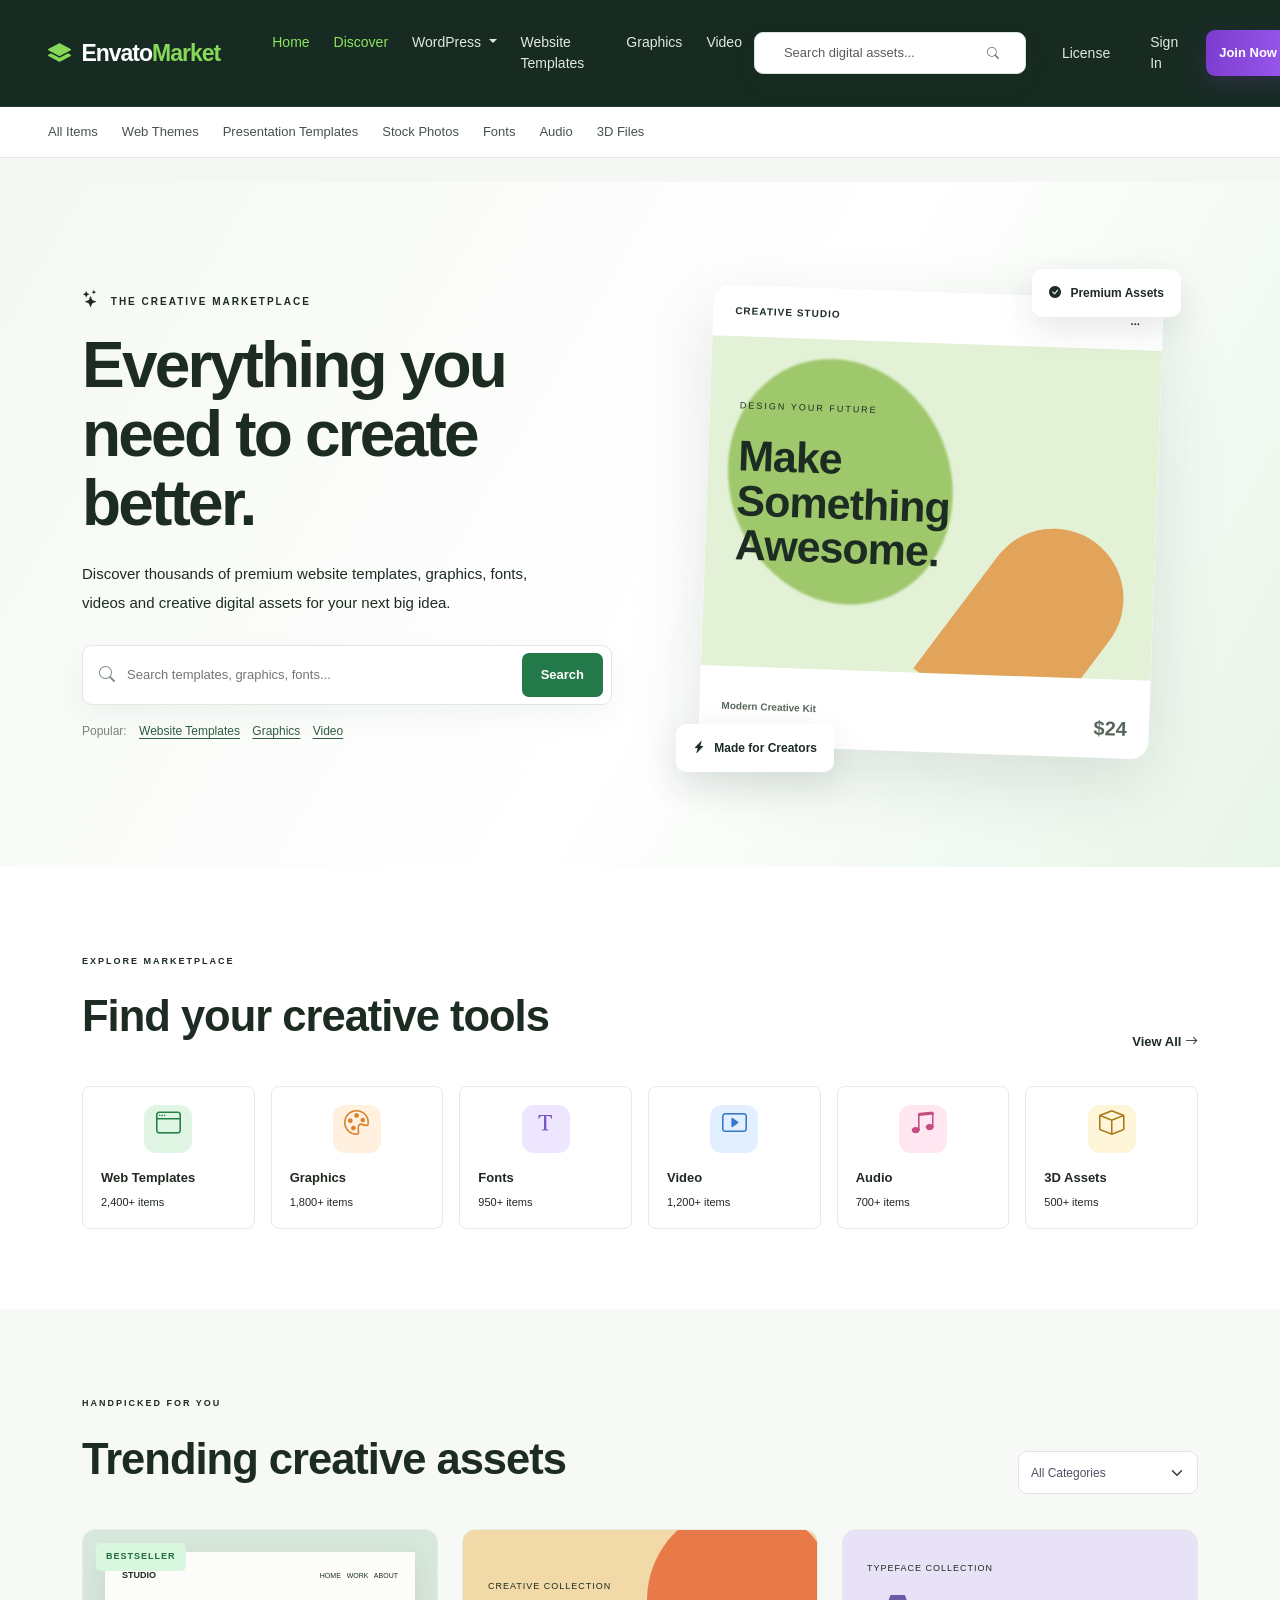
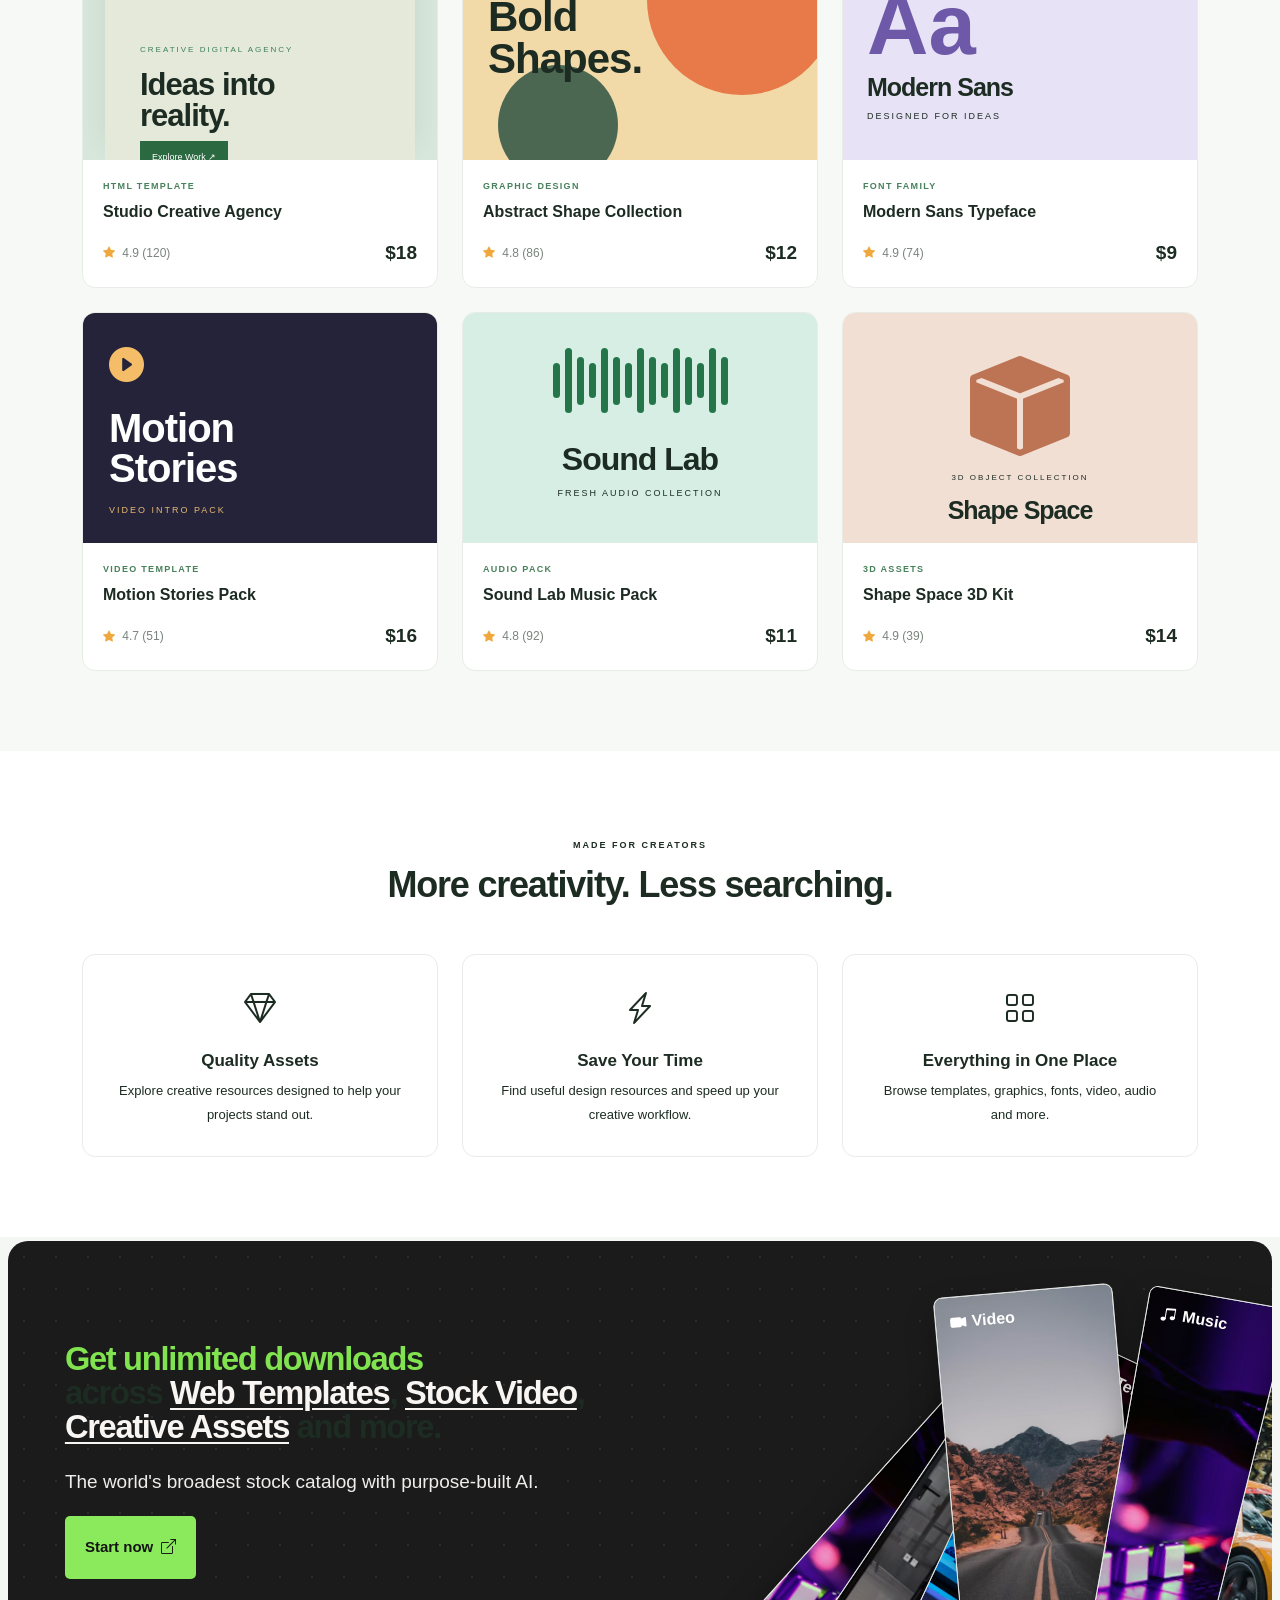
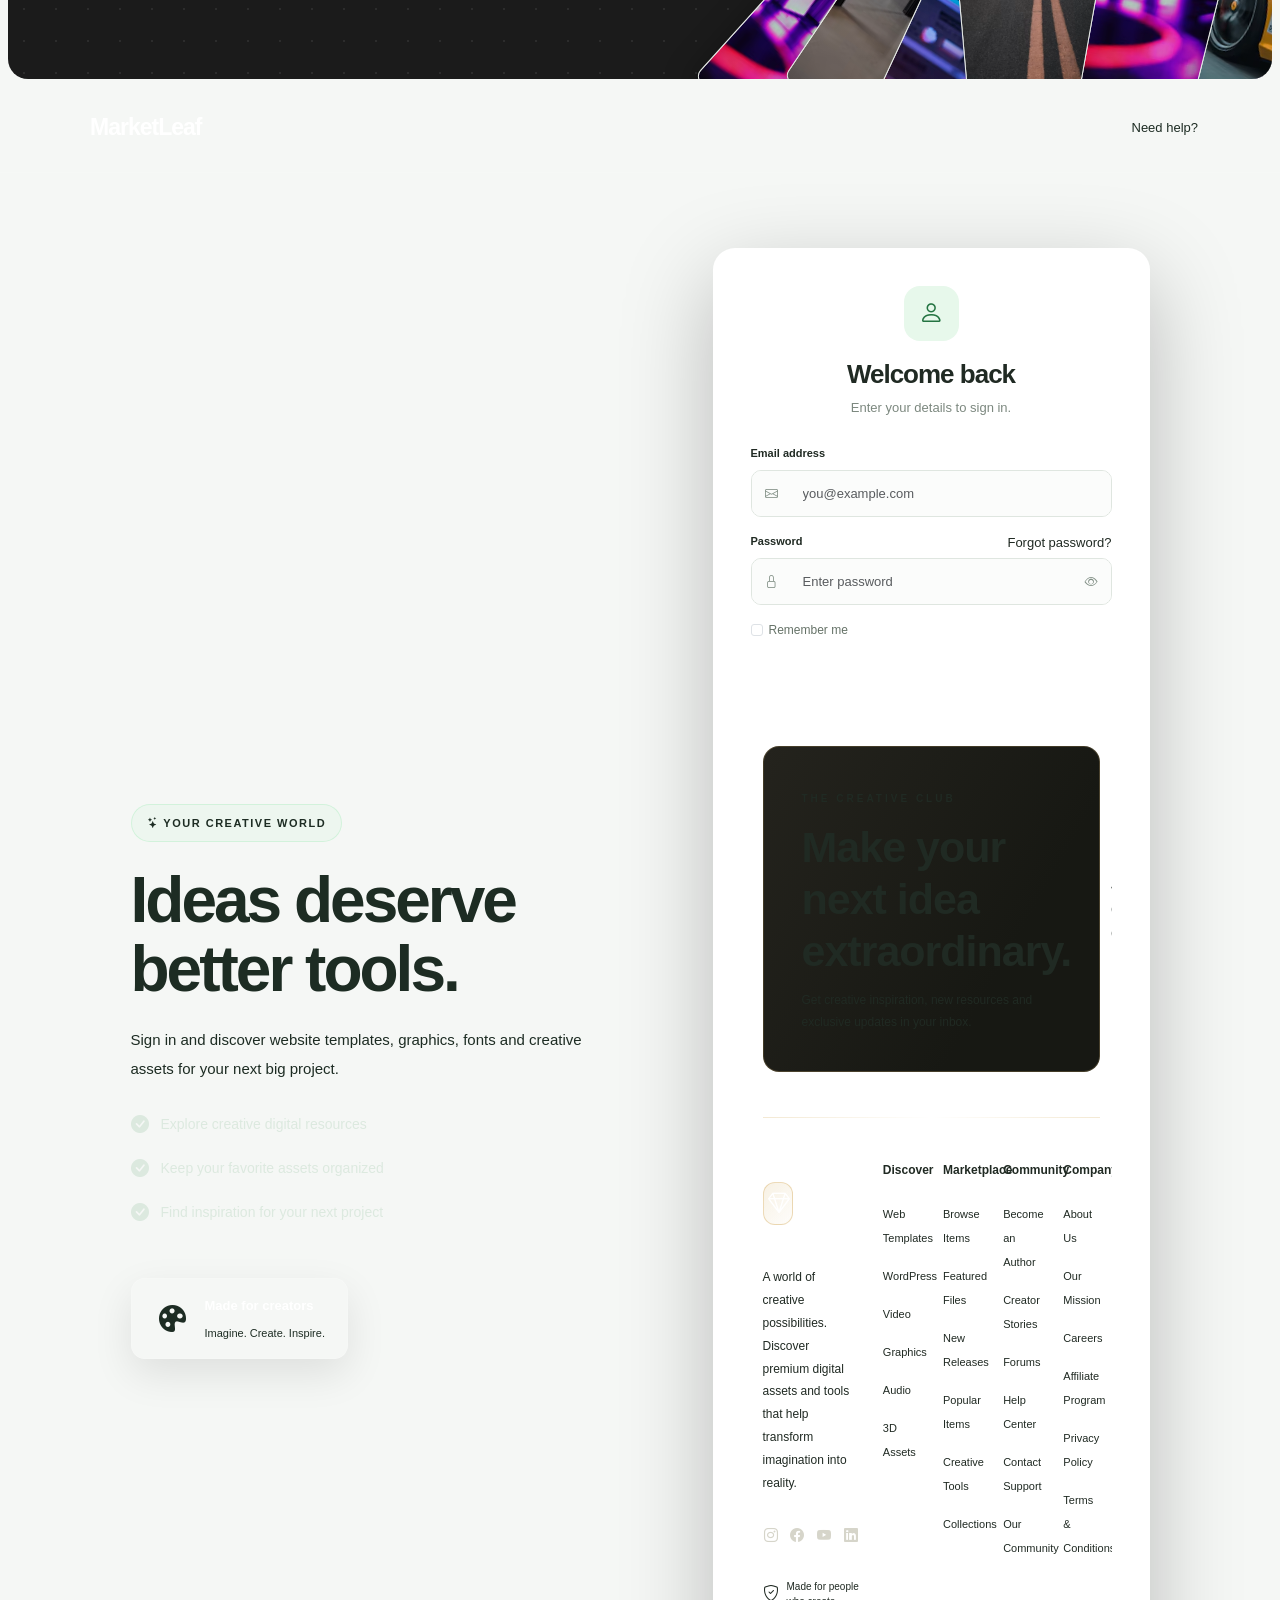
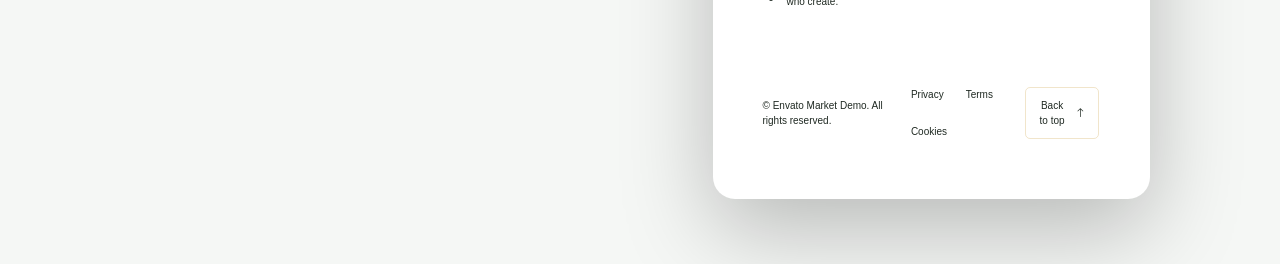
<file: Sign-In.html>
<!DOCTYPE html>
<html lang="en">

<head>
    <meta charset="UTF-8">
    <meta name="viewport" content="width=device-width, initial-scale=1.0">
    <title>Envato Market</title>
    <!-- Bootstrap CSS -->
    <link href="https://cdn.jsdelivr.net/npm/bootstrap@5.3.3/dist/css/bootstrap.min.css" rel="stylesheet">
    <link href="https://cdn.jsdelivr.net/npm/bootstrap-icons@1.11.3/font/bootstrap-icons.min.css" rel="stylesheet">

    <!-- Font Awesome -->
    <link rel="stylesheet" href="https://cdnjs.cloudflare.com/ajax/libs/font-awesome/6.5.2/css/all.min.css">

    <!-- Custom CSS -->
    <link rel="stylesheet" href="Envo.css">
</head>

<body>
    <!------------- Navigation BAR --------->
    <!-- Top Navigation -->
    <nav class="navbar navbar-expand-lg market-navbar">
        <div class="container-fluid px-lg-5">

            <!-- Logo -->
            <a class="navbar-brand market-logo" href="#">
                <i class="bi bi-layers-fill"></i>
                Envato<span>Market</span>
            </a>

            <!-- Mobile Toggle -->
            <button class="navbar-toggler" type="button" data-bs-toggle="collapse" data-bs-target="#mainNavbar"
                aria-controls="mainNavbar" aria-expanded="false" aria-label="Toggle navigation">
                <span class="navbar-toggler-icon"></span>
            </button>

            <!-- Navigation Links -->
            <div class="collapse navbar-collapse" id="mainNavbar">

                <ul class="navbar-nav ms-lg-4 me-auto mb-3 mb-lg-0">
                    <li class="nav-item">
                        <a class="nav-link active" href="Home.html">Home</a>
                    </li>

                    <li class="nav-item">
                        <a class="nav-link active" href="Discover.html">Discover</a>
                    </li>

                    <li class="nav-item dropdown">
                        <a class="nav-link dropdown-toggle" href="WordPress.html" role="button"
                            data-bs-toggle="dropdown" aria-expanded="false">
                            WordPress
                        </a>
                        <ul class="dropdown-menu">
                            <li><a class="dropdown-item" href="WordPress-Theam.html">WordPress Themes</a></li>
                            <li><a class="dropdown-item" href="Plugins.html">Plugins</a></li>
                            <li><a class="dropdown-item" href="Template-Kits.html">Template Kits</a></li>
                        </ul>
                    </li>

                    <li class="nav-item">
                        <a class="nav-link" href="Website-Template.html">Website Templates</a>
                    </li>

                    <li class="nav-item">
                        <a class="nav-link" href="Graphics.html">Graphics</a>
                    </li>

                    <li class="nav-item">
                        <a class="nav-link" href="Video.html">Video</a>
                    </li>
                </ul>

                <!-- Search -->
                <form class="search-box d-flex my-3 my-lg-0" id="searchForm" role="search">
                    <input class="form-control" type="search" id="searchInput" placeholder="Search digital assets..."
                        aria-label="Search digital assets">
                    <button type="submit" aria-label="Search">
                        <i class="bi bi-search"></i>
                    </button>
                </form>

                <!-- Right Side -->
                <div class="nav-actions d-flex align-items-center gap-3 ms-lg-4">
                    <a href="License.html" class="nav-link">License</a>
                    <a href="Sigfn-In.html" class="nav-link">Sign In</a>
                    <a href="Join-Now.html" class="join-btn">Join Now</a>
                </div>

            </div>
        </div>
    </nav>

    <!-- Small Category Bar -->
    <div class="category-bar">
        <div class="container-fluid px-lg-5">
            <div class="d-flex flex-wrap gap-4">
                <a href="All-Iteam.html">All Items</a>
                <a href="Web-Themes.html">Web Themes</a>
                <a href="Presentation-Templates.html">Presentation Templates</a>
                <a href="Stock-Photoes.html">Stock Photos</a>
                <a href="Fonts.html">Fonts</a>
                <a href="Audio.html">Audio</a>
                <a href="3D-Files.html">3D Files</a>
            </div>
        </div>
    </div>

    <!-- Demo Search Message -->
    <div class="container mt-4">
        <p id="searchMessage" class="search-message" aria-live="polite"></p>
    </div>

    <!------------- Home Bar section ------------->

    <section class="hero-section" id="home">
        <div class="container">
            <div class="row align-items-center g-5">
                <div class="col-lg-6">
                    <span class="hero-label"><i class="bi bi-stars"></i> THE CREATIVE MARKETPLACE</span>

                    <h1>Everything you need to <span>create better.</span></h1>

                    <p class="hero-description">
                        Discover thousands of premium website templates, graphics,
                        fonts, videos and creative digital assets for your next big idea.
                    </p>

                    <form class="hero-search" id="searchForm">
                        <i class="bi bi-search"></i>
                        <input type="search" id="searchInput" placeholder="Search templates, graphics, fonts..."
                            aria-label="Search digital assets">
                        <button type="submit">Search</button>
                    </form>

                    <p class="popular-text">
                        Popular:
                        <a href="Website-Template.html" data-search="website">Website Templates</a>
                        <a href="Graphics.html" data-search="graphics">Graphics</a>
                        <a href="Vieo.html" data-search="video">Video</a>
                    </p>
                </div>

                <div class="col-lg-6">
                    <div class="hero-visual">
                        <div class="floating-tag tag-one"><i class="bi bi-check-circle-fill"></i> Premium Assets</div>

                        <div class="visual-main">
                            <div class="visual-top">
                                <span>CREATIVE STUDIO</span>
                                <i class="bi bi-three-dots"></i>
                            </div>
                            <div class="visual-art">
                                <div class="art-circle"></div>
                                <div class="art-text">
                                    <small>DESIGN YOUR FUTURE</small>
                                    <h2>Make<br>Something<br>Awesome.</h2>
                                </div>
                                <div class="art-block"></div>
                            </div>
                            <div class="visual-bottom">
                                <span>Modern Creative Kit</span>
                                <span class="price">$24</span>
                            </div>
                        </div>

                        <div class="floating-tag tag-two">
                            <i class="bi bi-lightning-charge-fill"></i> Made for Creators
                        </div>
                    </div>
                </div>
            </div>
        </div>
    </section>

    <!-- CATEGORY SECTION -->
    <section class="category-section" id="categories">
        <div class="container">
            <div class="section-heading">
                <div>
                    <span class="section-label">EXPLORE MARKETPLACE</span>
                    <h2>Find your creative tools</h2>
                </div>
                <a href="products.html" class="view-link">View All <i class="bi bi-arrow-right"></i></a>
            </div>

            <div class="row g-3">
                <div class="col-6 col-md-4 col-lg-2">
                    <a href="products.html" class="category-card" data-category="Website Templates">
                        <div class="category-icon icon-green"><i class="bi bi-window"></i></div>
                        <h6>Web Templates</h6>
                        <p>2,400+ items</p>
                    </a>
                </div>
                <div class="col-6 col-md-4 col-lg-2">
                    <a href="products.html" class="category-card" data-category="Graphics">
                        <div class="category-icon icon-orange"><i class="bi bi-palette"></i></div>
                        <h6>Graphics</h6>
                        <p>1,800+ items</p>
                    </a>
                </div>
                <div class="col-6 col-md-4 col-lg-2">
                    <a href="products.html" class="category-card" data-category="Fonts">
                        <div class="category-icon icon-purple"><i class="bi bi-fonts"></i></div>
                        <h6>Fonts</h6>
                        <p>950+ items</p>
                    </a>
                </div>
                <div class="col-6 col-md-4 col-lg-2">
                    <a href="products.html" class="category-card" data-category="Video">
                        <div class="category-icon icon-blue"><i class="bi bi-play-btn"></i></div>
                        <h6>Video</h6>
                        <p>1,200+ items</p>
                    </a>
                </div>
                <div class="col-6 col-md-4 col-lg-2">
                    <a href="products.html" class="category-card" data-category="Audio">
                        <div class="category-icon icon-pink"><i class="bi bi-music-note-beamed"></i></div>
                        <h6>Audio</h6>
                        <p>700+ items</p>
                    </a>
                </div>
                <div class="col-6 col-md-4 col-lg-2">
                    <a href="products.html" class="category-card" data-category="3D">
                        <div class="category-icon icon-yellow"><i class="bi bi-box"></i></div>
                        <h6>3D Assets</h6>
                        <p>500+ items</p>
                    </a>
                </div>
            </div>
        </div>
    </section>

    <!-- FEATURED PRODUCTS -->
    <section class="products-section" id="products">
        <div class="container">
            <div class="section-heading">
                <div>
                    <span class="section-label">HANDPICKED FOR YOU</span>
                    <h2>Trending creative assets</h2>
                </div>
                <select id="categoryFilter" class="form-select filter-select" aria-label="Filter products">
                    <option value="all">All Categories</option>
                    <option value="Website Templates">Web Templates</option>
                    <option value="Graphics">Graphics</option>
                    <option value="Fonts">Fonts</option>
                    <option value="Video">Video</option>
                    <option value="Audio">Audio</option>
                    <option value="3D">3D Assets</option>
                </select>
            </div>

            <div class="row g-4" id="productGrid">

                <div class="col-md-6 col-lg-4 product-item" data-category="Website Templates">
                    <div class="product-card">
                        <div class="product-image product-web">
                            <span class="product-badge">BESTSELLER</span>
                            <div class="web-preview">
                                <div class="preview-nav">STUDIO <span>HOME &nbsp; WORK &nbsp; ABOUT</span></div>
                                <div class="preview-content"><small>CREATIVE DIGITAL AGENCY</small>
                                    <h3>Ideas into<br>reality.</h3>
                                    <div class="preview-button">Explore Work ↗</div>
                                </div>
                            </div>
                        </div>
                        <div class="product-info">
                            <div class="product-type">HTML TEMPLATE</div>
                            <h5>Studio Creative Agency</h5>
                            <div class="product-bottom"><span><i class="bi bi-star-fill"></i> 4.9
                                    (120)</span><strong>$18</strong></div>
                        </div>
                    </div>
                </div>

                <div class="col-md-6 col-lg-4 product-item" data-category="Graphics">
                    <div class="product-card">
                        <div class="product-image product-graphic">
                            <div class="graphic-shape shape-a"></div>
                            <div class="graphic-shape shape-b"></div>
                            <div class="graphic-copy"><small>CREATIVE COLLECTION</small>
                                <h2>Bold<br>Shapes.</h2>
                            </div>
                        </div>
                        <div class="product-info">
                            <div class="product-type">GRAPHIC DESIGN</div>
                            <h5>Abstract Shape Collection</h5>
                            <div class="product-bottom"><span><i class="bi bi-star-fill"></i> 4.8
                                    (86)</span><strong>$12</strong></div>
                        </div>
                    </div>
                </div>

                <div class="col-md-6 col-lg-4 product-item" data-category="Fonts">
                    <div class="product-card">
                        <div class="product-image product-font">
                            <small>TYPEFACE COLLECTION</small>
                            <div class="font-big">Aa</div>
                            <h2>Modern Sans</h2>
                            <p>DESIGNED FOR IDEAS</p>
                        </div>
                        <div class="product-info">
                            <div class="product-type">FONT FAMILY</div>
                            <h5>Modern Sans Typeface</h5>
                            <div class="product-bottom"><span><i class="bi bi-star-fill"></i> 4.9
                                    (74)</span><strong>$9</strong></div>
                        </div>
                    </div>
                </div>

                <div class="col-md-6 col-lg-4 product-item" data-category="Video">
                    <div class="product-card">
                        <div class="product-image product-video">
                            <i class="bi bi-play-circle-fill"></i>
                            <h2>Motion<br>Stories</h2>
                            <small>VIDEO INTRO PACK</small>
                        </div>
                        <div class="product-info">
                            <div class="product-type">VIDEO TEMPLATE</div>
                            <h5>Motion Stories Pack</h5>
                            <div class="product-bottom"><span><i class="bi bi-star-fill"></i> 4.7
                                    (51)</span><strong>$16</strong></div>
                        </div>
                    </div>
                </div>

                <div class="col-md-6 col-lg-4 product-item" data-category="Audio">
                    <div class="product-card">
                        <div class="product-image product-audio">
                            <div class="sound-bars">
                                <span></span><span></span><span></span><span></span><span></span><span></span><span></span><span></span><span></span><span></span><span></span><span></span><span></span><span></span><span></span>
                            </div>
                            <h2>Sound Lab</h2>
                            <p>FRESH AUDIO COLLECTION</p>
                        </div>
                        <div class="product-info">
                            <div class="product-type">AUDIO PACK</div>
                            <h5>Sound Lab Music Pack</h5>
                            <div class="product-bottom"><span><i class="bi bi-star-fill"></i> 4.8
                                    (92)</span><strong>$11</strong></div>
                        </div>
                    </div>
                </div>

                <div class="col-md-6 col-lg-4 product-item" data-category="3D">
                    <div class="product-card">
                        <div class="product-image product-3d">
                            <div class="cube-shape"><i class="bi bi-box-fill"></i></div>
                            <small>3D OBJECT COLLECTION</small>
                            <h2>Shape Space</h2>
                        </div>
                        <div class="product-info">
                            <div class="product-type">3D ASSETS</div>
                            <h5>Shape Space 3D Kit</h5>
                            <div class="product-bottom"><span><i class="bi bi-star-fill"></i> 4.9
                                    (39)</span><strong>$14</strong></div>
                        </div>
                    </div>
                </div>

            </div>

            <p id="emptyMessage" class="text-center mt-4 d-none">No products found in this category.</p>
        </div>
    </section>

    <!-- WHY CHOOSE US -->
    <section class="features-section" id="features">
        <div class="container">
            <div class="text-center mb-5">
                <span class="section-label">MADE FOR CREATORS</span>
                <h2>More creativity. Less searching.</h2>
            </div>
            <div class="row g-4">
                <div class="col-md-4">
                    <div class="feature-card">
                        <i class="bi bi-gem"></i>
                        <h5>Quality Assets</h5>
                        <p>Explore creative resources designed to help your projects stand out.</p>
                    </div>
                </div>
                <div class="col-md-4">
                    <div class="feature-card">
                        <i class="bi bi-lightning-charge"></i>
                        <h5>Save Your Time</h5>
                        <p>Find useful design resources and speed up your creative workflow.</p>
                    </div>
                </div>
                <div class="col-md-4">
                    <div class="feature-card">
                        <i class="bi bi-grid"></i>
                        <h5>Everything in One Place</h5>
                        <p>Browse templates, graphics, fonts, video, audio and more.</p>
                    </div>
                </div>
            </div>
        </div>
    </section>

    <!-- Creative Market Hero -->
    <main class="container-fluid hero-wrapper">
        <section class="hero-banner">

            <!-- Background dots -->
            <div class="dot-pattern"></div>

            <!-- Left content -->
            <div class="hero-content">
                <h1>
                    <span class="green-text">Get unlimited downloads</span><br>
                    across <a href="assets.html">Web Templates</a>,
                    <a href="assets.html">Stock Video</a>,<br class="desktop-break">
                    <a href="assets.html">Creative Assets</a> and more.
                </h1>

                <p>The world's broadest stock catalog with purpose-built AI.</p>

                <a href="assets.html" class="start-btn">
                    Start now <i class="bi bi-box-arrow-up-right"></i>
                </a>
            </div>

            <!-- Right image cards -->
            <div class="cards-area" id="assets">

                <div class="asset-card sound-card">
                    <div class="card-label"><i class="bi bi-volume-up-fill"></i> Sound Effects</div>
                    <div class="card-image"></div>
                </div>

                <div class="asset-card web-card">
                    <div class="card-label"><i class="bi bi-globe"></i> Web Templates</div>
                    <div class="card-image"></div>
                </div>

                <div class="asset-card video-template-card">
                    <div class="card-label"><i class="bi bi-camera-video-fill"></i> Video Templates</div>
                    <div class="card-image"></div>
                </div>

                <div class="asset-card video-card">
                    <div class="card-label"><i class="bi bi-camera-video-fill"></i> Video</div>
                    <div class="card-image"></div>
                </div>

                <div class="asset-card music-card">
                    <div class="card-label"><i class="bi bi-music-note-beamed"></i> Music</div>
                    <div class="card-image"></div>
                </div>

                <div class="asset-card ai-card">
                    <div class="card-label"><i class="bi bi-stars"></i> AI Tools</div>
                    <div class="card-image"></div>
                </div>

            </div>
        </section>
    </main>

    <!------------- Sign-In section Bar ------------->
   <!-- NavBar-->
    <nav class="navbar navbar-expand-lg navbar-dark">
        <div class="container">
            <a class="navbar-brand fw-bold" href="#">
                <span class="brand-icon"><i class="bi bi-leaf"></i></span>
                MarketLeaf
            </a>

            <a href="help.html" class="help-link">Need help?</a>
        </div>
    </nav>

    <main class="login-section">
        <div class="container">
            <div class="row align-items-center justify-content-center g-5">

                <!-- Left Content -->
                <div class="col-lg-6 left-content">
                    <span class="welcome-tag">
                        <i class="bi bi-stars"></i> YOUR CREATIVE WORLD
                    </span>

                    <h1>Ideas deserve<br>
                        <span>better tools.</span>
                    </h1>

                    <p class="hero-description">
                        Sign in and discover website templates, graphics,
                        fonts and creative assets for your next big project.
                    </p>

                    <div class="feature-item">
                        <i class="bi bi-check-circle-fill"></i>
                        Explore creative digital resources
                    </div>

                    <div class="feature-item">
                        <i class="bi bi-check-circle-fill"></i>
                        Keep your favorite assets organized
                    </div>

                    <div class="feature-item">
                        <i class="bi bi-check-circle-fill"></i>
                        Find inspiration for your next project
                    </div>

                    <div class="floating-card">
                        <i class="bi bi-palette-fill"></i>
                        <div>
                            <strong>Made for creators</strong>
                            <small>Imagine. Create. Inspire.</small>
                        </div>
                    </div>
                </div>

                <!-- Sign In Form -->
                <div class="col-lg-5 col-md-9">
                    <div class="login-card">

                        <div class="card-heading">
                            <div class="login-icon">
                                <i class="bi bi-person"></i>
                            </div>

                            <h2>Welcome back</h2>
                            <p>Enter your details to sign in.</p>
                        </div>

                        <div id="formMessage" class="form-message" role="status" aria-live="polite"></div>

                        <form id="loginForm" novalidate>

                            <div class="mb-3">
                                <label for="email" class="form-label">
                                    Email address
                                </label>

                                <div class="input-group custom-input">
                                    <span class="input-group-text">
                                        <i class="bi bi-envelope"></i>
                                    </span>

                                    <input type="email" class="form-control" id="email" placeholder="you@example.com"
                                        autocomplete="email" required>
                                </div>

                                <div class="invalid-feedback">
                                    Please enter a valid email address.
                                </div>
                            </div>

                            <div class="mb-3">
                                <div class="d-flex justify-content-between">
                                    <label for="password" class="form-label">
                                        Password
                                    </label>

                                    <a href="help.html" class="small-link">
                                        Forgot password?
                                    </a>
                                </div>

                                <div class="input-group custom-input">
                                    <span class="input-group-text">
                                        <i class="bi bi-lock"></i>
                                    </span>

                                    <input type="password" class="form-control" id="password"
                                        placeholder="Enter password" autocomplete="current-password" minlength="6"
                                        required>

                                    <button class="input-group-text password-toggle" type="button" id="togglePassword"
                                        aria-label="Show password">
                                        <i class="bi bi-eye"></i>
                                    </button>
                                </div>

                                <div class="invalid-feedback">
                                    Password must contain at least 6 characters.
                                </div>
                            </div>

                            <div class="d-flex justify-content-between
                          align-items-center remember-row mb-4">
                                <div class="form-check">
                                    <input class="form-check-input" type="checkbox" id="remember">
                                    <label class="form-check-label" for="remember">
                                        Remember me
                                    </label>
                                </div>
                            </div>

    <!------------- Footer Tag section --------------->
    <!-- PREMIUM ENVATO FOOTER -->
    <footer class="lux-footer">

        <!-- Newsletter -->
        <div class="container">
            <div class="lux-newsletter">
                <div class="newsletter-content">
                    <span class="lux-eyebrow">THE CREATIVE CLUB</span>
                    <h2>Make your next idea<br><span>extraordinary.</span></h2>
                    <p>Get creative inspiration, new resources and exclusive updates in your
                        inbox.</p>
                </div>

                <form class="newsletter-form" id="newsletterForm">
                    <label for="newsletterEmail">Join our creative community</label>
                    <div class="newsletter-input">
                        <input type="email" id="newsletterEmail" placeholder="Enter your email address" required>
                        <button type="submit" aria-label="Subscribe">
                            <i class="bi bi-arrow-up-right"></i>
                        </button>
                    </div>
                    <small id="newsletterMessage">No spam. Just creative inspiration.</small>
                </form>
            </div>

            <div class="lux-divider"></div>

            <!-- Main footer columns -->
            <div class="row gy-5 lux-footer-main">

                <div class="col-lg-4 col-md-12">
                    <a href="lux-logo.html" class="lux-logo">
                        <span class="logo-symbol"><i class="bi bi-gem"></i></span>
                        <span>envato<small>market</small></span>
                    </a>

                    <p class="lux-description">
                        A world of creative possibilities. Discover premium digital
                        assets and tools that help transform imagination into reality.
                    </p>

                    <div class="lux-socials">
                        <a href="https://www.instagram.com/" aria-label="Instagram">
                            <i class="bi bi-instagram"></i>
                        </a>
                        <a href="https://www.facebook.com/" aria-label="Facebook">
                            <i class="bi bi-facebook"></i>
                        </a>
                        <a href="https://www.youtube.com/" aria-label="YouTube">
                            <i class="bi bi-youtube"></i>
                        </a>
                        <a href="https://www.linkedin.com/" aria-label="LinkedIn">
                            <i class="bi bi-linkedin"></i>
                        </a>
                    </div>

                    <div class="trust-note">
                        <i class="bi bi-shield-check"></i>
                        <span>Made for people who create.</span>
                    </div>
                </div>

                <div class="col-6 col-lg-2 col-md-4">
                    <h5>Discover</h5>
                    <ul>
                        <li><a href="Web-Templetes.html">Web Templates</a></li>
                        <li><a href="Wordpress.html">WordPress</a></li>
                        <li><a href="Video.html">Video</a></li>
                        <li><a href="Graphics.html">Graphics</a></li>
                        <li><a href="Audio.html">Audio</a></li>
                        <li><a href="3D-Assets.html">3D Assets</a></li>
                    </ul>
                </div>

                <div class="col-6 col-lg-2 col-md-4">
                    <h5>Marketplace</h5>
                    <ul>
                        <li><a href="Browse-Items.html">Browse Items</a></li>
                        <li><a href="Featured-Files.html">Featured Files</a></li>
                        <li><a href="New-Releases.html">New Releases</a></li>
                        <li><a href="Popular-Items.html">Popular Items</a></li>
                        <li><a href="Creative-Tools.html">Creative Tools</a></li>
                        <li><a href="Collection.html">Collections</a></li>
                    </ul>
                </div>

                <div class="col-6 col-lg-2 col-md-4">
                    <h5>Community</h5>
                    <ul>
                        <li><a href="Become-an-Author.html">Become an Author</a></li>
                        <li><a href="Creator-stories.html">Creator Stories</a></li>
                        <li><a href="Forums.html">Forums</a></li>
                        <li><a href="Help-Center.html">Help Center</a></li>
                        <li><a href="Contact-Support.html">Contact Support</a></li>
                        <li><a href="Our-Community.html">Our Community</a></li>
                    </ul>
                </div>

                <div class="col-6 col-lg-2 col-md-4">
                    <h5>Company</h5>
                    <ul>
                        <li><a href="AboutUs.html">About Us</a></li>
                        <li><a href="OurMission.html">Our Mission</a></li>
                        <li><a href="Careers.html">Careers</a></li>
                        <li><a href="Affiliate-Program.html">Affiliate Program</a></li>
                        <li><a href="Privacy-Policy.html">Privacy Policy</a></li>
                        <li><a href="erms & Conditions.html">Terms & Conditions</a></li>
                    </ul>
                </div>
            </div>

            <!-- Premium bottom bar -->
            <div class="lux-bottom">
                <p>© <span id="currentYear"></span> Envato Market Demo. All rights reserved.</p>

                <div class="bottom-links">
                    <a href="Privacy.html">Privacy</a>
                    <a href="Terms.html">Terms</a>
                    <a href="Cookies.html">Cookies</a>
                </div>

                <button class="back-top" id="backToTop">
                    Back to top <i class="bi bi-arrow-up"></i>
                </button>
            </div>
        </div>
    </footer>



    <!-- Bootstrap JS -->
    <script src="https://cdn.jsdelivr.net/npm/bootstrap@5.3.3/dist/js/bootstrap.bundle.min.js"></script>

    <!-- Custom JavaScript -->
    <script src="Emarket.js"></script>
</body>

</html>
</file>
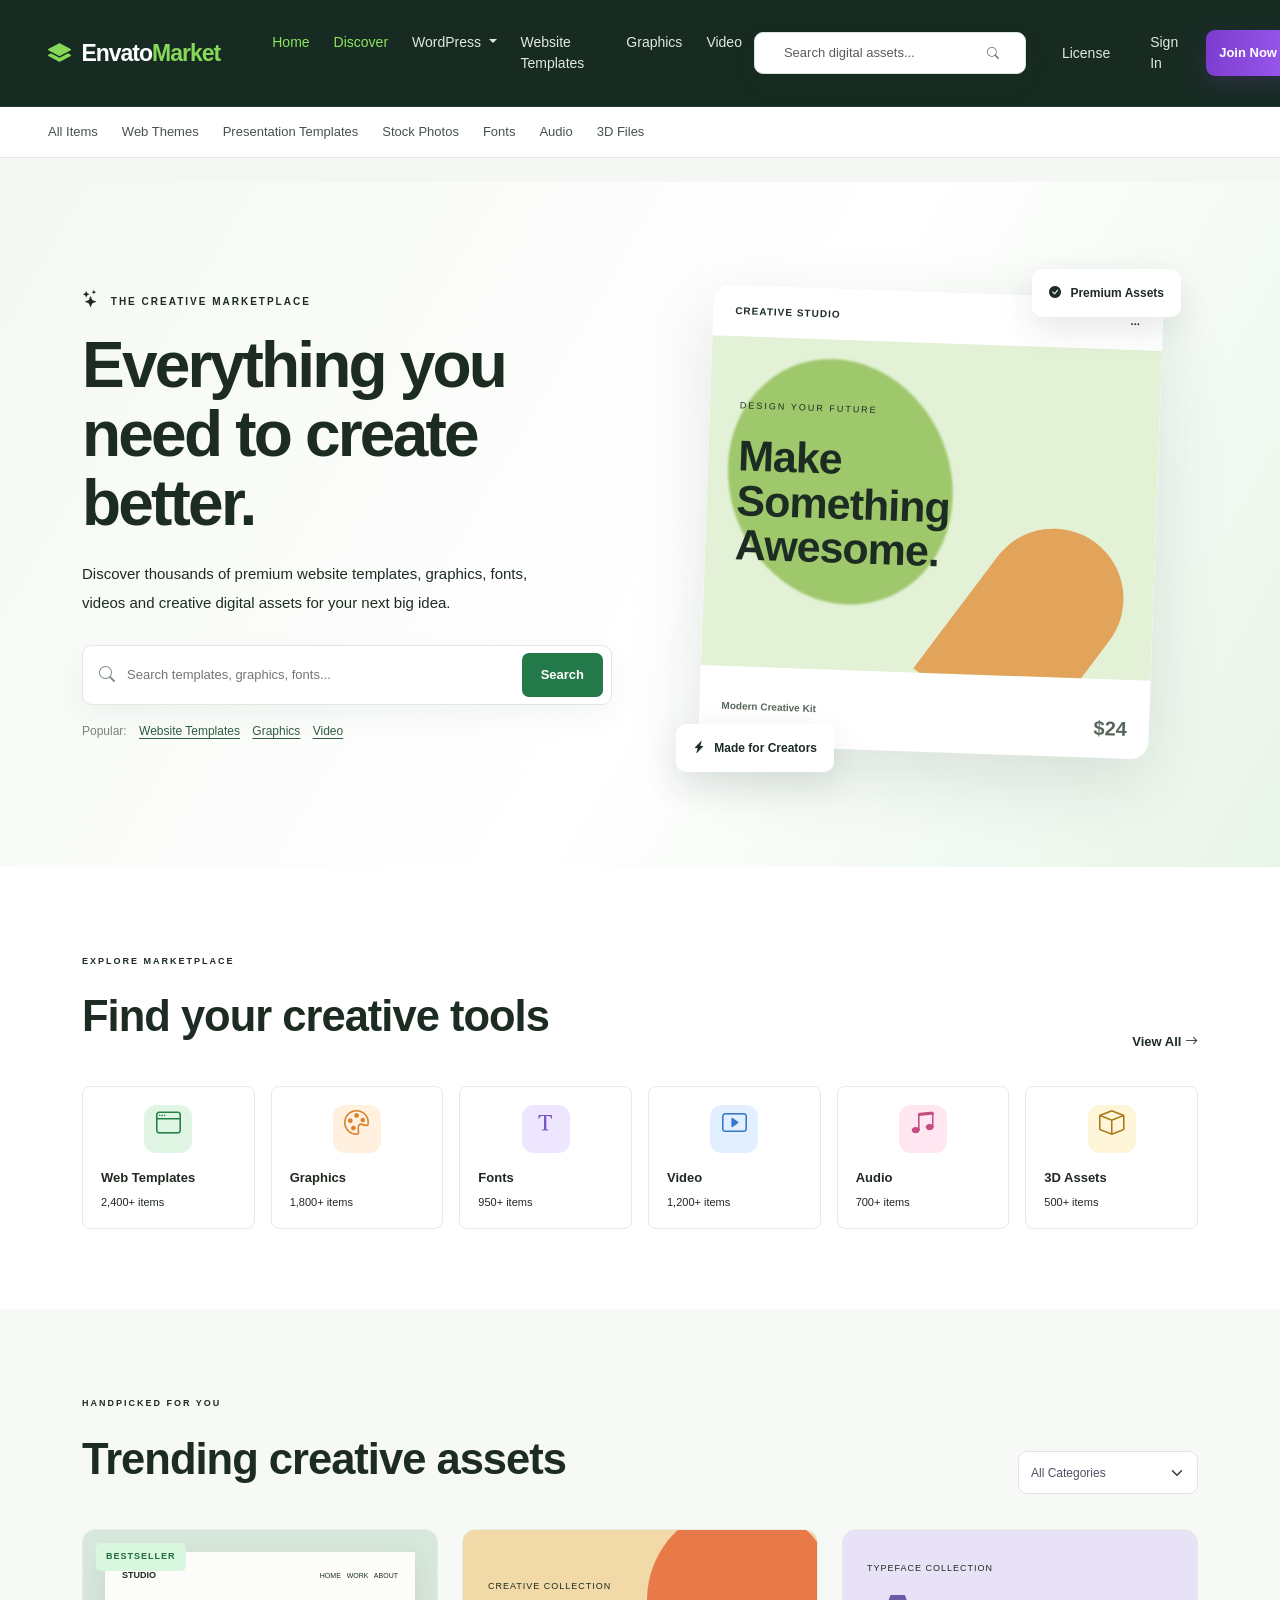
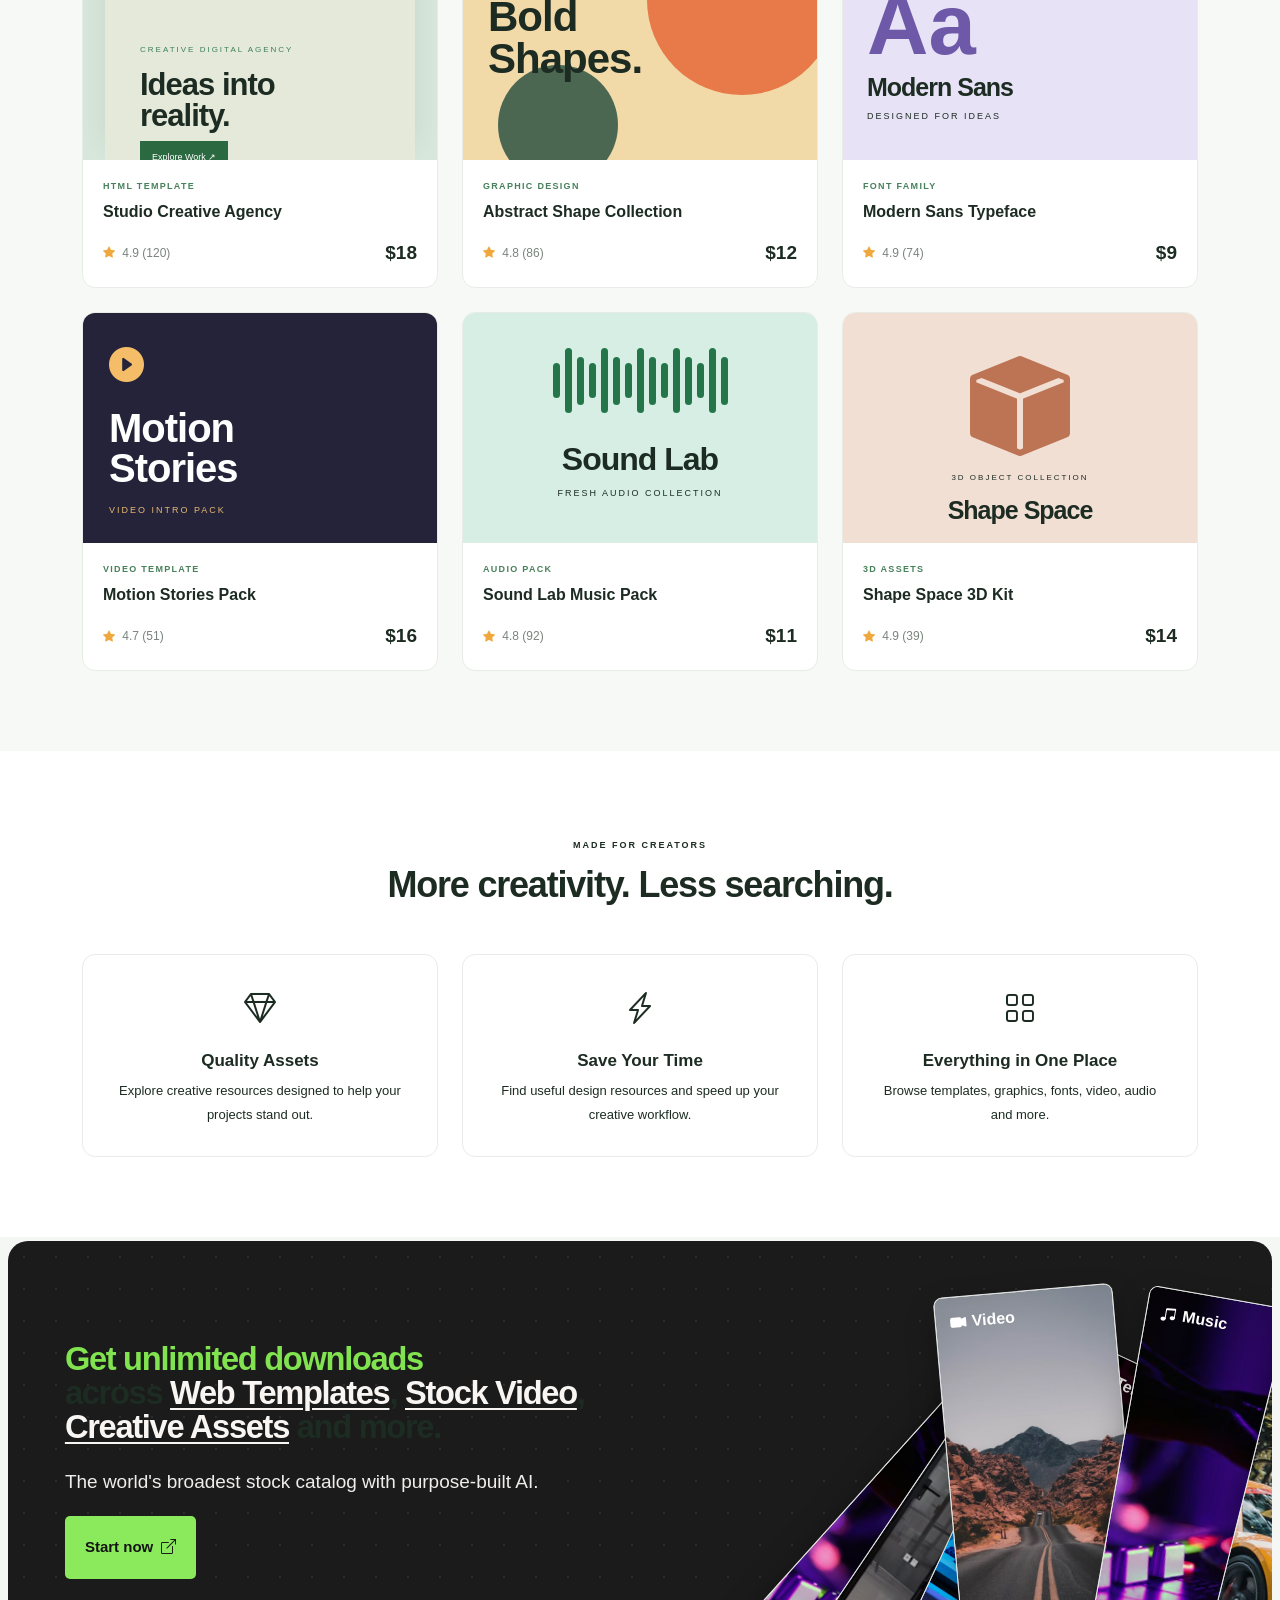
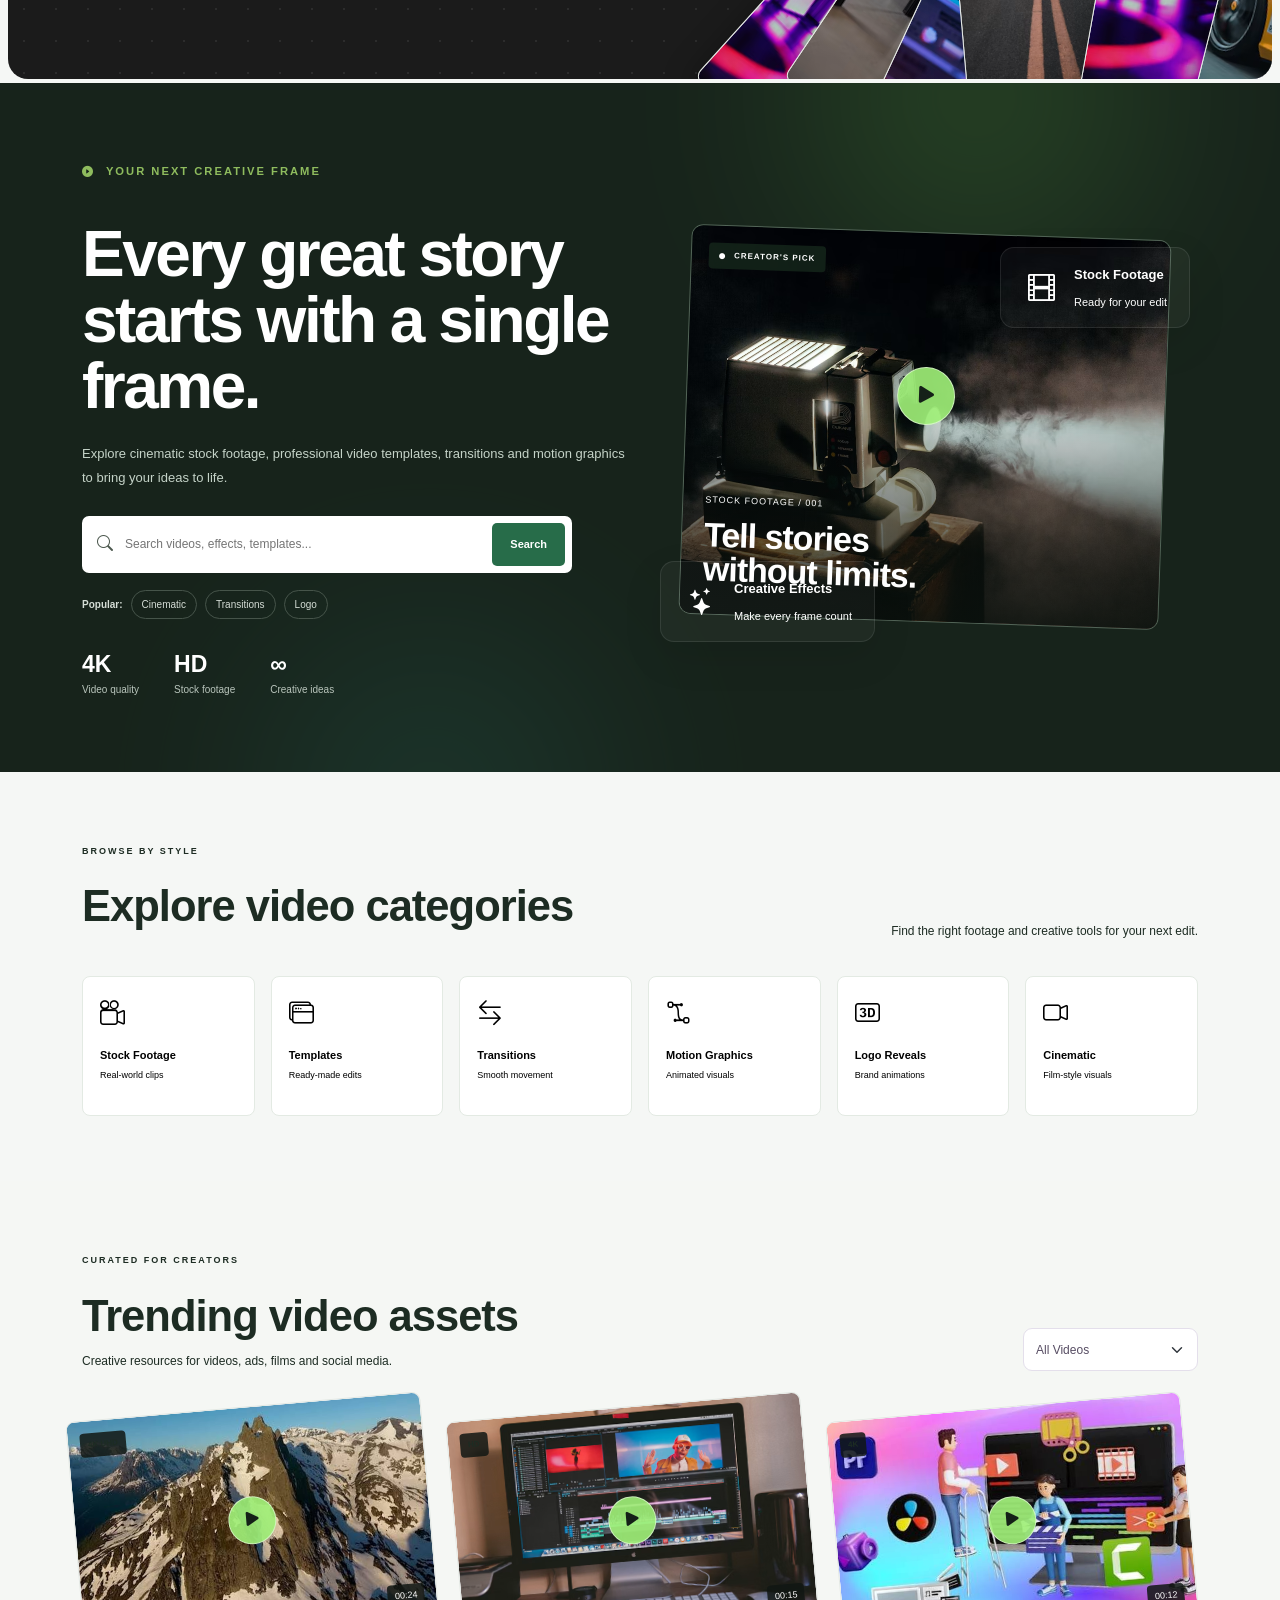
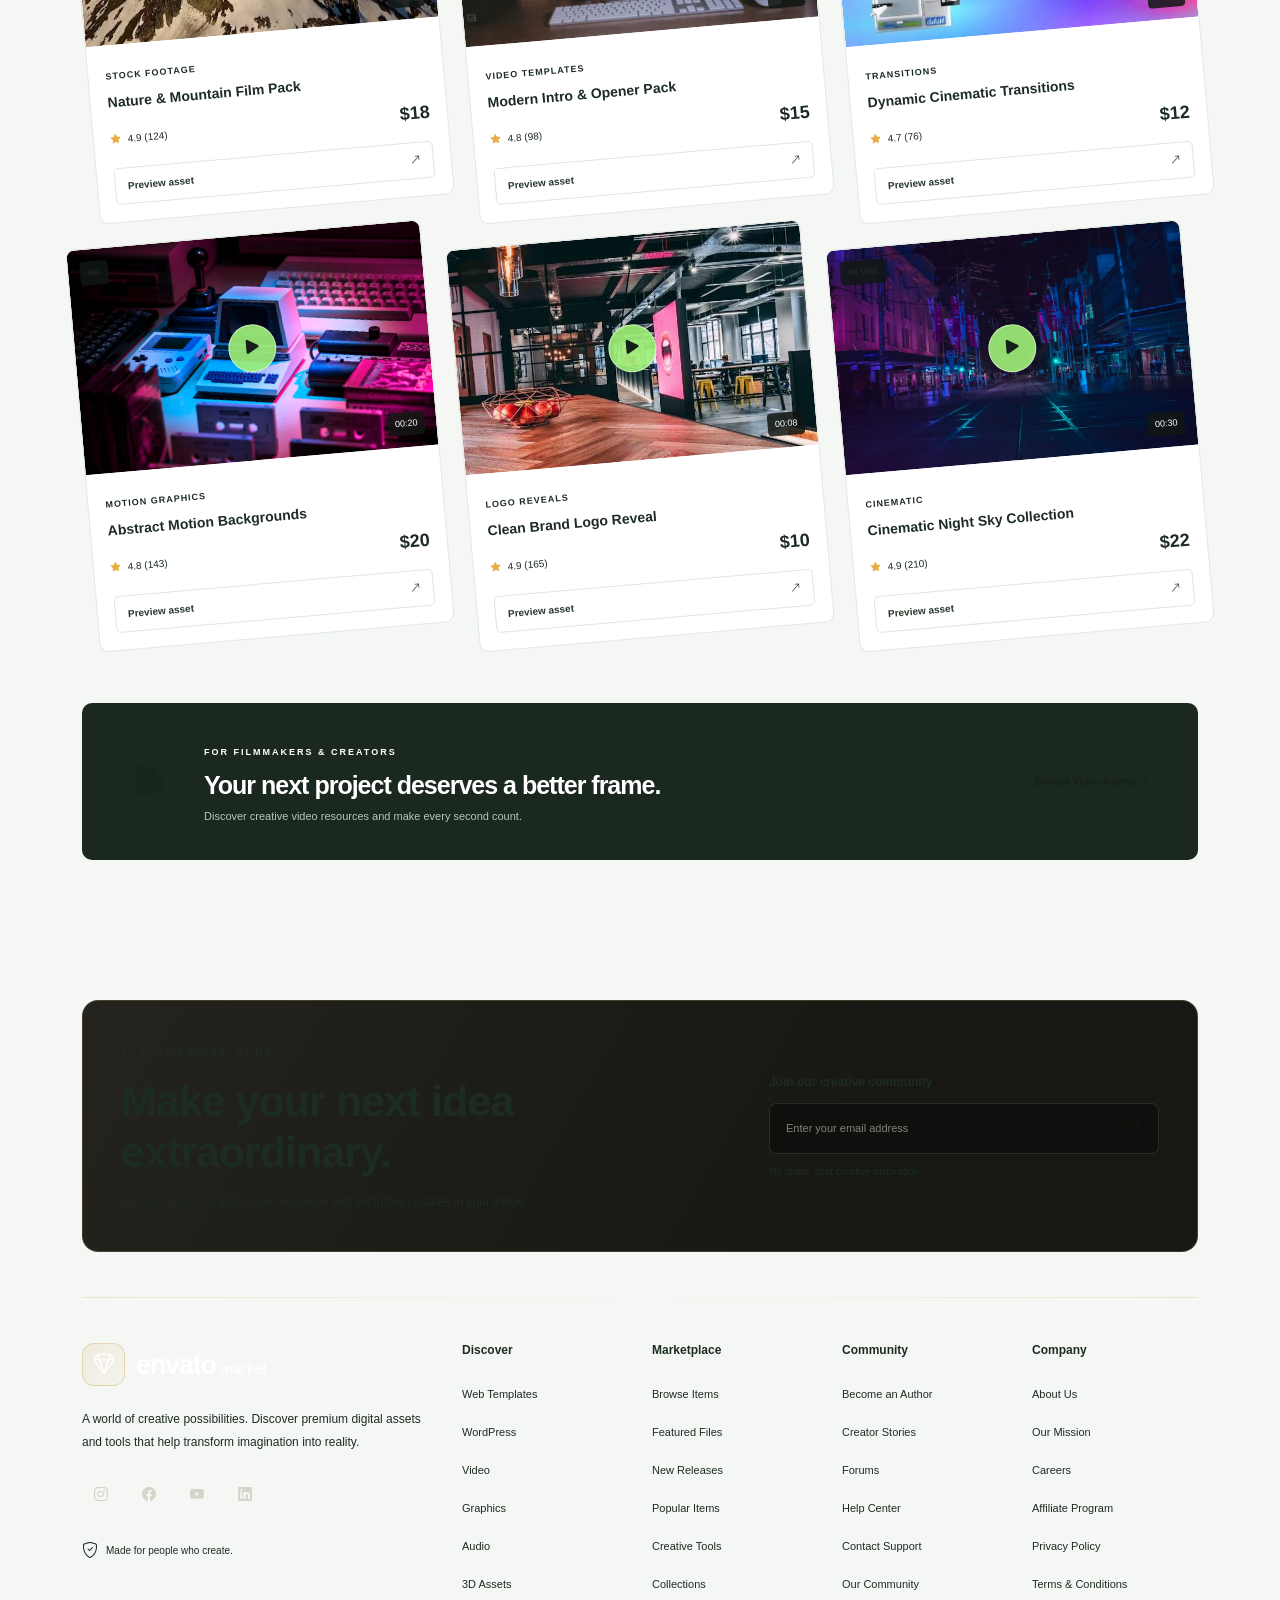
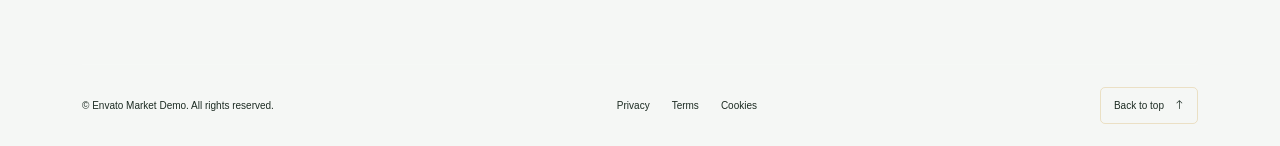
<file: Video.html>
<!DOCTYPE html>
<html lang="en">

<head>
    <meta charset="UTF-8">
    <meta name="viewport" content="width=device-width, initial-scale=1.0">
    <title>Envato Market</title>
    <!-- Bootstrap CSS -->
    <link href="https://cdn.jsdelivr.net/npm/bootstrap@5.3.3/dist/css/bootstrap.min.css" rel="stylesheet">
    <link href="https://cdn.jsdelivr.net/npm/bootstrap-icons@1.11.3/font/bootstrap-icons.min.css" rel="stylesheet">

    <!-- Font Awesome -->
    <link rel="stylesheet" href="https://cdnjs.cloudflare.com/ajax/libs/font-awesome/6.5.2/css/all.min.css">

    <!-- Custom CSS -->
    <link rel="stylesheet" href="Envo.css">
</head>

<body>
    <!------------- Navigation BAR --------->
    <!-- Top Navigation -->
    <nav class="navbar navbar-expand-lg market-navbar">
        <div class="container-fluid px-lg-5">

            <!-- Logo -->
            <a class="navbar-brand market-logo" href="#">
                <i class="bi bi-layers-fill"></i>
                Envato<span>Market</span>
            </a>

            <!-- Mobile Toggle -->
            <button class="navbar-toggler" type="button" data-bs-toggle="collapse" data-bs-target="#mainNavbar"
                aria-controls="mainNavbar" aria-expanded="false" aria-label="Toggle navigation">
                <span class="navbar-toggler-icon"></span>
            </button>

            <!-- Navigation Links -->
            <div class="collapse navbar-collapse" id="mainNavbar">

                <ul class="navbar-nav ms-lg-4 me-auto mb-3 mb-lg-0">
                    <li class="nav-item">
                        <a class="nav-link active" href="Home.html">Home</a>
                    </li>

                    <li class="nav-item">
                        <a class="nav-link active" href="Discover.html">Discover</a>
                    </li>

                    <li class="nav-item dropdown">
                        <a class="nav-link dropdown-toggle" href="WordPress.html" role="button"
                            data-bs-toggle="dropdown" aria-expanded="false">
                            WordPress
                        </a>
                        <ul class="dropdown-menu">
                            <li><a class="dropdown-item" href="WordPress-Theam.html">WordPress Themes</a></li>
                            <li><a class="dropdown-item" href="Plugins.html">Plugins</a></li>
                            <li><a class="dropdown-item" href="Template-Kits.html">Template Kits</a></li>
                        </ul>
                    </li>

                    <li class="nav-item">
                        <a class="nav-link" href="Website-Template.html">Website Templates</a>
                    </li>

                    <li class="nav-item">
                        <a class="nav-link" href="Graphics.html">Graphics</a>
                    </li>

                    <li class="nav-item">
                        <a class="nav-link" href="Video.html">Video</a>
                    </li>
                </ul>

                <!-- Search -->
                <form class="search-box d-flex my-3 my-lg-0" id="searchForm" role="search">
                    <input class="form-control" type="search" id="searchInput" placeholder="Search digital assets..."
                        aria-label="Search digital assets">
                    <button type="submit" aria-label="Search">
                        <i class="bi bi-search"></i>
                    </button>
                </form>

                <!-- Right Side -->
                <div class="nav-actions d-flex align-items-center gap-3 ms-lg-4">
                    <a href="License.html" class="nav-link">License</a>
                    <a href="Sigfn-In.html" class="nav-link">Sign In</a>
                    <a href="Join-Now.html" class="join-btn">Join Now</a>
                </div>

            </div>
        </div>
    </nav>

    <!-- Small Category Bar -->
    <div class="category-bar">
        <div class="container-fluid px-lg-5">
            <div class="d-flex flex-wrap gap-4">
                <a href="All-Iteam.html">All Items</a>
                <a href="Web-Themes.html">Web Themes</a>
                <a href="Presentation-Templates.html">Presentation Templates</a>
                <a href="Stock-Photoes.html">Stock Photos</a>
                <a href="Fonts.html">Fonts</a>
                <a href="Audio.html">Audio</a>
                <a href="3D-Files.html">3D Files</a>
            </div>
        </div>
    </div>

    <!-- Demo Search Message -->
    <div class="container mt-4">
        <p id="searchMessage" class="search-message" aria-live="polite"></p>
    </div>

    <!------------- Home Bar section ------------->

    <section class="hero-section" id="home">
        <div class="container">
            <div class="row align-items-center g-5">
                <div class="col-lg-6">
                    <span class="hero-label"><i class="bi bi-stars"></i> THE CREATIVE MARKETPLACE</span>

                    <h1>Everything you need to <span>create better.</span></h1>

                    <p class="hero-description">
                        Discover thousands of premium website templates, graphics,
                        fonts, videos and creative digital assets for your next big idea.
                    </p>

                    <form class="hero-search" id="searchForm">
                        <i class="bi bi-search"></i>
                        <input type="search" id="searchInput" placeholder="Search templates, graphics, fonts..."
                            aria-label="Search digital assets">
                        <button type="submit">Search</button>
                    </form>

                    <p class="popular-text">
                        Popular:
                        <a href="Website-Template.html" data-search="website">Website Templates</a>
                        <a href="Graphics.html" data-search="graphics">Graphics</a>
                        <a href="Vieo.html" data-search="video">Video</a>
                    </p>
                </div>

                <div class="col-lg-6">
                    <div class="hero-visual">
                        <div class="floating-tag tag-one"><i class="bi bi-check-circle-fill"></i> Premium Assets</div>

                        <div class="visual-main">
                            <div class="visual-top">
                                <span>CREATIVE STUDIO</span>
                                <i class="bi bi-three-dots"></i>
                            </div>
                            <div class="visual-art">
                                <div class="art-circle"></div>
                                <div class="art-text">
                                    <small>DESIGN YOUR FUTURE</small>
                                    <h2>Make<br>Something<br>Awesome.</h2>
                                </div>
                                <div class="art-block"></div>
                            </div>
                            <div class="visual-bottom">
                                <span>Modern Creative Kit</span>
                                <span class="price">$24</span>
                            </div>
                        </div>

                        <div class="floating-tag tag-two">
                            <i class="bi bi-lightning-charge-fill"></i> Made for Creators
                        </div>
                    </div>
                </div>
            </div>
        </div>
    </section>

    <!-- CATEGORY SECTION -->
    <section class="category-section" id="categories">
        <div class="container">
            <div class="section-heading">
                <div>
                    <span class="section-label">EXPLORE MARKETPLACE</span>
                    <h2>Find your creative tools</h2>
                </div>
                <a href="products.html" class="view-link">View All <i class="bi bi-arrow-right"></i></a>
            </div>

            <div class="row g-3">
                <div class="col-6 col-md-4 col-lg-2">
                    <a href="products.html" class="category-card" data-category="Website Templates">
                        <div class="category-icon icon-green"><i class="bi bi-window"></i></div>
                        <h6>Web Templates</h6>
                        <p>2,400+ items</p>
                    </a>
                </div>
                <div class="col-6 col-md-4 col-lg-2">
                    <a href="products.html" class="category-card" data-category="Graphics">
                        <div class="category-icon icon-orange"><i class="bi bi-palette"></i></div>
                        <h6>Graphics</h6>
                        <p>1,800+ items</p>
                    </a>
                </div>
                <div class="col-6 col-md-4 col-lg-2">
                    <a href="products.html" class="category-card" data-category="Fonts">
                        <div class="category-icon icon-purple"><i class="bi bi-fonts"></i></div>
                        <h6>Fonts</h6>
                        <p>950+ items</p>
                    </a>
                </div>
                <div class="col-6 col-md-4 col-lg-2">
                    <a href="products.html" class="category-card" data-category="Video">
                        <div class="category-icon icon-blue"><i class="bi bi-play-btn"></i></div>
                        <h6>Video</h6>
                        <p>1,200+ items</p>
                    </a>
                </div>
                <div class="col-6 col-md-4 col-lg-2">
                    <a href="products.html" class="category-card" data-category="Audio">
                        <div class="category-icon icon-pink"><i class="bi bi-music-note-beamed"></i></div>
                        <h6>Audio</h6>
                        <p>700+ items</p>
                    </a>
                </div>
                <div class="col-6 col-md-4 col-lg-2">
                    <a href="products.html" class="category-card" data-category="3D">
                        <div class="category-icon icon-yellow"><i class="bi bi-box"></i></div>
                        <h6>3D Assets</h6>
                        <p>500+ items</p>
                    </a>
                </div>
            </div>
        </div>
    </section>

    <!-- FEATURED PRODUCTS -->
    <section class="products-section" id="products">
        <div class="container">
            <div class="section-heading">
                <div>
                    <span class="section-label">HANDPICKED FOR YOU</span>
                    <h2>Trending creative assets</h2>
                </div>
                <select id="categoryFilter" class="form-select filter-select" aria-label="Filter products">
                    <option value="all">All Categories</option>
                    <option value="Website Templates">Web Templates</option>
                    <option value="Graphics">Graphics</option>
                    <option value="Fonts">Fonts</option>
                    <option value="Video">Video</option>
                    <option value="Audio">Audio</option>
                    <option value="3D">3D Assets</option>
                </select>
            </div>

            <div class="row g-4" id="productGrid">

                <div class="col-md-6 col-lg-4 product-item" data-category="Website Templates">
                    <div class="product-card">
                        <div class="product-image product-web">
                            <span class="product-badge">BESTSELLER</span>
                            <div class="web-preview">
                                <div class="preview-nav">STUDIO <span>HOME &nbsp; WORK &nbsp; ABOUT</span></div>
                                <div class="preview-content"><small>CREATIVE DIGITAL AGENCY</small>
                                    <h3>Ideas into<br>reality.</h3>
                                    <div class="preview-button">Explore Work ↗</div>
                                </div>
                            </div>
                        </div>
                        <div class="product-info">
                            <div class="product-type">HTML TEMPLATE</div>
                            <h5>Studio Creative Agency</h5>
                            <div class="product-bottom"><span><i class="bi bi-star-fill"></i> 4.9
                                    (120)</span><strong>$18</strong></div>
                        </div>
                    </div>
                </div>

                <div class="col-md-6 col-lg-4 product-item" data-category="Graphics">
                    <div class="product-card">
                        <div class="product-image product-graphic">
                            <div class="graphic-shape shape-a"></div>
                            <div class="graphic-shape shape-b"></div>
                            <div class="graphic-copy"><small>CREATIVE COLLECTION</small>
                                <h2>Bold<br>Shapes.</h2>
                            </div>
                        </div>
                        <div class="product-info">
                            <div class="product-type">GRAPHIC DESIGN</div>
                            <h5>Abstract Shape Collection</h5>
                            <div class="product-bottom"><span><i class="bi bi-star-fill"></i> 4.8
                                    (86)</span><strong>$12</strong></div>
                        </div>
                    </div>
                </div>

                <div class="col-md-6 col-lg-4 product-item" data-category="Fonts">
                    <div class="product-card">
                        <div class="product-image product-font">
                            <small>TYPEFACE COLLECTION</small>
                            <div class="font-big">Aa</div>
                            <h2>Modern Sans</h2>
                            <p>DESIGNED FOR IDEAS</p>
                        </div>
                        <div class="product-info">
                            <div class="product-type">FONT FAMILY</div>
                            <h5>Modern Sans Typeface</h5>
                            <div class="product-bottom"><span><i class="bi bi-star-fill"></i> 4.9
                                    (74)</span><strong>$9</strong></div>
                        </div>
                    </div>
                </div>

                <div class="col-md-6 col-lg-4 product-item" data-category="Video">
                    <div class="product-card">
                        <div class="product-image product-video">
                            <i class="bi bi-play-circle-fill"></i>
                            <h2>Motion<br>Stories</h2>
                            <small>VIDEO INTRO PACK</small>
                        </div>
                        <div class="product-info">
                            <div class="product-type">VIDEO TEMPLATE</div>
                            <h5>Motion Stories Pack</h5>
                            <div class="product-bottom"><span><i class="bi bi-star-fill"></i> 4.7
                                    (51)</span><strong>$16</strong></div>
                        </div>
                    </div>
                </div>

                <div class="col-md-6 col-lg-4 product-item" data-category="Audio">
                    <div class="product-card">
                        <div class="product-image product-audio">
                            <div class="sound-bars">
                                <span></span><span></span><span></span><span></span><span></span><span></span><span></span><span></span><span></span><span></span><span></span><span></span><span></span><span></span><span></span>
                            </div>
                            <h2>Sound Lab</h2>
                            <p>FRESH AUDIO COLLECTION</p>
                        </div>
                        <div class="product-info">
                            <div class="product-type">AUDIO PACK</div>
                            <h5>Sound Lab Music Pack</h5>
                            <div class="product-bottom"><span><i class="bi bi-star-fill"></i> 4.8
                                    (92)</span><strong>$11</strong></div>
                        </div>
                    </div>
                </div>

                <div class="col-md-6 col-lg-4 product-item" data-category="3D">
                    <div class="product-card">
                        <div class="product-image product-3d">
                            <div class="cube-shape"><i class="bi bi-box-fill"></i></div>
                            <small>3D OBJECT COLLECTION</small>
                            <h2>Shape Space</h2>
                        </div>
                        <div class="product-info">
                            <div class="product-type">3D ASSETS</div>
                            <h5>Shape Space 3D Kit</h5>
                            <div class="product-bottom"><span><i class="bi bi-star-fill"></i> 4.9
                                    (39)</span><strong>$14</strong></div>
                        </div>
                    </div>
                </div>

            </div>

            <p id="emptyMessage" class="text-center mt-4 d-none">No products found in this category.</p>
        </div>
    </section>

    <!-- WHY CHOOSE US -->
    <section class="features-section" id="features">
        <div class="container">
            <div class="text-center mb-5">
                <span class="section-label">MADE FOR CREATORS</span>
                <h2>More creativity. Less searching.</h2>
            </div>
            <div class="row g-4">
                <div class="col-md-4">
                    <div class="feature-card">
                        <i class="bi bi-gem"></i>
                        <h5>Quality Assets</h5>
                        <p>Explore creative resources designed to help your projects stand out.</p>
                    </div>
                </div>
                <div class="col-md-4">
                    <div class="feature-card">
                        <i class="bi bi-lightning-charge"></i>
                        <h5>Save Your Time</h5>
                        <p>Find useful design resources and speed up your creative workflow.</p>
                    </div>
                </div>
                <div class="col-md-4">
                    <div class="feature-card">
                        <i class="bi bi-grid"></i>
                        <h5>Everything in One Place</h5>
                        <p>Browse templates, graphics, fonts, video, audio and more.</p>
                    </div>
                </div>
            </div>
        </div>
    </section>

    <!-- Creative Market Hero -->
    <main class="container-fluid hero-wrapper">
        <section class="hero-banner">

            <!-- Background dots -->
            <div class="dot-pattern"></div>

            <!-- Left content -->
            <div class="hero-content">
                <h1>
                    <span class="green-text">Get unlimited downloads</span><br>
                    across <a href="assets.html">Web Templates</a>,
                    <a href="assets.html">Stock Video</a>,<br class="desktop-break">
                    <a href="assets.html">Creative Assets</a> and more.
                </h1>

                <p>The world's broadest stock catalog with purpose-built AI.</p>

                <a href="assets.html" class="start-btn">
                    Start now <i class="bi bi-box-arrow-up-right"></i>
                </a>
            </div>

            <!-- Right image cards -->
            <div class="cards-area" id="assets">

                <div class="asset-card sound-card">
                    <div class="card-label"><i class="bi bi-volume-up-fill"></i> Sound Effects</div>
                    <div class="card-image"></div>
                </div>

                <div class="asset-card web-card">
                    <div class="card-label"><i class="bi bi-globe"></i> Web Templates</div>
                    <div class="card-image"></div>
                </div>

                <div class="asset-card video-template-card">
                    <div class="card-label"><i class="bi bi-camera-video-fill"></i> Video Templates</div>
                    <div class="card-image"></div>
                </div>

                <div class="asset-card video-card">
                    <div class="card-label"><i class="bi bi-camera-video-fill"></i> Video</div>
                    <div class="card-image"></div>
                </div>

                <div class="asset-card music-card">
                    <div class="card-label"><i class="bi bi-music-note-beamed"></i> Music</div>
                    <div class="card-image"></div>
                </div>

                <div class="asset-card ai-card">
                    <div class="card-label"><i class="bi bi-stars"></i> AI Tools</div>
                    <div class="card-image"></div>
                </div>

            </div>
        </section>
    </main>

    <!------------- Video Section --------------->
    <!-- HERO -->
    <section class="video-hero" id="home">
        <div class="hero-glow glow-one"></div>
        <div class="hero-glow glow-two"></div>

        <div class="container position-relative">
            <div class="row align-items-center gy-5">
                <div class="col-lg-6">
                    <span class="eyebrow"><i class="bi bi-play-circle-fill"></i> YOUR NEXT
                        CREATIVE FRAME</span>

                    <h1>Every great story starts with a <span>single frame.</span></h1>

                    <p class="hero-text">
                        Explore cinematic stock footage, professional video templates,
                        transitions and motion graphics to bring your ideas to life.
                    </p>

                    <form class="video-search" id="videoSearchForm">
                        <i class="bi bi-search"></i>
                        <input type="search" id="videoSearch" placeholder="Search videos, effects, templates..."
                            aria-label="Search video assets">
                        <button type="submit">Search</button>
                    </form>

                    <div class="popular-searches">
                        <span>Popular:</span>
                        <button type="button" data-search="Cinematic">Cinematic</button>
                        <button type="button" data-search="Transitions">Transitions</button>
                        <button type="button" data-search="Logo">Logo</button>
                    </div>

                    <div class="hero-stats">
                        <div><strong>4K</strong><small>Video quality</small></div>
                        <div><strong>HD</strong><small>Stock footage</small></div>
                        <div><strong>∞</strong><small>Creative ideas</small></div>
                    </div>
                </div>

                <div class="col-lg-6">
                    <div class="video-showcase">
                        <div class="showcase-main">
                            <img src="./Assets/Cinematic film production_flg.avif" alt="Cinematic film production">
                            <div class="image-shade"></div>
                            <span class="live-tag"><i class="bi bi-circle-fill"></i> CREATOR'S
                                PICK</span>
                            <button class="hero-play preview-video" data-title="Cinematic Film Collection"
                                aria-label="Preview cinematic collection">
                                <i class="bi bi-play-fill"></i>
                            </button>
                            <div class="showcase-caption">
                                <small>STOCK FOOTAGE / 001</small>
                                <h3>Tell stories<br>without limits.</h3>
                            </div>
                        </div>

                        <div class="floating-card floating-top">
                            <i class="bi bi-film"></i>
                            <div><strong>Stock Footage</strong><small>Ready for your
                                    edit</small></div>
                        </div>

                        <div class="floating-card floating-bottom">
                            <i class="bi bi-stars"></i>
                            <div><strong>Creative Effects</strong><small>Make every frame
                                    count</small></div>
                        </div>
                    </div>
                </div>
            </div>
        </div>
    </section>

    <!-- CATEGORY SECTION -->
    <section class="section-space" id="categories">
        <div class="container">
            <div class="section-heading">
                <div>
                    <span class="section-label">BROWSE BY STYLE</span>
                    <h2>Explore video categories</h2>
                </div>
                <p>Find the right footage and creative tools for your next edit.</p>
            </div>

            <div class="row g-3">
                <div class="col-6 col-md-4 col-lg-2">
                    <button class="video-category" data-category="Stock Footage">
                        <i class="bi bi-camera-reels"></i>
                        <strong>Stock Footage</strong>
                        <small>Real-world clips</small>
                    </button>
                </div>

                <div class="col-6 col-md-4 col-lg-2">
                    <button class="video-category" data-category="Templates">
                        <i class="bi bi-window-stack"></i>
                        <strong>Templates</strong>
                        <small>Ready-made edits</small>
                    </button>
                </div>

                <div class="col-6 col-md-4 col-lg-2">
                    <button class="video-category" data-category="Transitions">
                        <i class="bi bi-arrow-left-right"></i>
                        <strong>Transitions</strong>
                        <small>Smooth movement</small>
                    </button>
                </div>

                <div class="col-6 col-md-4 col-lg-2">
                    <button class="video-category" data-category="Motion Graphics">
                        <i class="bi bi-bezier2"></i>
                        <strong>Motion Graphics</strong>
                        <small>Animated visuals</small>
                    </button>
                </div>

                <div class="col-6 col-md-4 col-lg-2">
                    <button class="video-category" data-category="Logo">
                        <i class="bi bi-badge-3d"></i>
                        <strong>Logo Reveals</strong>
                        <small>Brand animations</small>
                    </button>
                </div>

                <div class="col-6 col-md-4 col-lg-2">
                    <button class="video-category" data-category="Cinematic">
                        <i class="bi bi-camera-video"></i>
                        <strong>Cinematic</strong>
                        <small>Film-style visuals</small>
                    </button>
                </div>
            </div>
        </div>
    </section>

    <!-- VIDEO ASSETS -->
    <section class="asset-section section-space" id="videos">
        <div class="container" id="trending">
            <div class="section-heading">
                <div>
                    <span class="section-label">CURATED FOR CREATORS</span>
                    <h2>Trending video assets</h2>
                    <p>Creative resources for videos, ads, films and social media.</p>
                </div>

                <select id="videoFilter" class="form-select video-filter" aria-label="Filter video category">
                    <option value="all">All Videos</option>
                    <option value="Stock Footage">Stock Footage</option>
                    <option value="Templates">Templates</option>
                    <option value="Transitions">Transitions</option>
                    <option value="Motion Graphics">Motion Graphics</option>
                    <option value="Logo">Logo Reveals</option>
                    <option value="Cinematic">Cinematic</option>
                </select>
            </div>

            <div class="row g-4" id="videoGrid">

                <!-- CARD 1 -->
                <div class="col-md-6 col-lg-4 video-item" data-category="Stock Footage">
                    <article class="video-card">
                        <div class="thumbnail">
                            <img src="./Assets/Mountain landscape stock footage_flg.jpg"
                                alt="Mountain landscape stock footage">
                            <span class="quality">4K UHD</span>
                            <button class="thumbnail-play preview-video" data-title="Nature Stock Footage"
                                aria-label="Preview nature footage">
                                <i class="bi bi-play-fill"></i>
                            </button>
                            <span class="duration">00:24</span>
                        </div>
                        <div class="video-info">
                            <span class="asset-type">STOCK FOOTAGE</span>
                            <h5>Nature & Mountain Film Pack</h5>
                            <div class="video-meta"><span><i class="bi bi-star-fill"></i> 4.9
                                    (124)</span><strong>$18</strong></div>
                            <button class="preview-link preview-video" data-title="Nature & Mountain Film Pack">
                                Preview asset <i class="bi bi-arrow-up-right"></i>
                            </button>
                        </div>
                    </article>
                </div>

                <!-- CARD 2 -->
                <div class="col-md-6 col-lg-4 video-item" data-category="Templates">
                    <article class="video-card">
                        <div class="thumbnail">
                            <img src="./Assets/Video editing equipment and production_flg.avif"
                                alt="Video editing equipment and production">
                            <span class="quality">HD</span>
                            <button class="thumbnail-play preview-video" data-title="Modern Video Intro Template"
                                aria-label="Preview video intro">
                                <i class="bi bi-play-fill"></i>
                            </button>
                            <span class="duration">00:15</span>
                        </div>
                        <div class="video-info">
                            <span class="asset-type">VIDEO TEMPLATES</span>
                            <h5>Modern Intro & Opener Pack</h5>
                            <div class="video-meta"><span><i class="bi bi-star-fill"></i> 4.8
                                    (98)</span><strong>$15</strong></div>
                            <button class="preview-link preview-video" data-title="Modern Intro & Opener Pack">
                                Preview asset <i class="bi bi-arrow-up-right"></i>
                            </button>
                        </div>
                    </article>
                </div>

                <!-- CARD 3 -->
                <div class="col-md-6 col-lg-4 video-item" data-category="Transitions">
                    <article class="video-card">
                        <div class="thumbnail">
                            <img src="./Assets/Creative video editing and color_flg.jpg"
                                alt="Creative video editing and color">
                            <span class="quality">4K</span>
                            <button class="thumbnail-play preview-video" data-title="Dynamic Transition Pack"
                                aria-label="Preview transitions">
                                <i class="bi bi-play-fill"></i>
                            </button>
                            <span class="duration">00:12</span>
                        </div>
                        <div class="video-info">
                            <span class="asset-type">TRANSITIONS</span>
                            <h5>Dynamic Cinematic Transitions</h5>
                            <div class="video-meta"><span><i class="bi bi-star-fill"></i> 4.7
                                    (76)</span><strong>$12</strong></div>
                            <button class="preview-link preview-video" data-title="Dynamic Cinematic Transitions">
                                Preview asset <i class="bi bi-arrow-up-right"></i>
                            </button>
                        </div>
                    </article>
                </div>

                <!-- CARD 4 -->
                <div class="col-md-6 col-lg-4 video-item" data-category="Motion Graphics">
                    <article class="video-card">
                        <div class="thumbnail">
                            <img src="./Assets/Colorful creative digital visuals_flg.avif"
                                alt="Colorful creative digital visuals">
                            <span class="quality">HD</span>
                            <button class="thumbnail-play preview-video" data-title="Abstract Motion Graphics"
                                aria-label="Preview motion graphics">
                                <i class="bi bi-play-fill"></i>
                            </button>
                            <span class="duration">00:20</span>
                        </div>
                        <div class="video-info">
                            <span class="asset-type">MOTION GRAPHICS</span>
                            <h5>Abstract Motion Backgrounds</h5>
                            <div class="video-meta"><span><i class="bi bi-star-fill"></i> 4.8
                                    (143)</span><strong>$20</strong></div>
                            <button class="preview-link preview-video" data-title="Abstract Motion Backgrounds">
                                Preview asset <i class="bi bi-arrow-up-right"></i>
                            </button>
                        </div>
                    </article>
                </div>

                <!-- CARD 5 -->
                <div class="col-md-6 col-lg-4 video-item" data-category="Logo">
                    <article class="video-card">
                        <div class="thumbnail">
                            <img src="./Assets/Creative workspace for branding_flg.jpg"
                                alt="Creative workspace for branding">
                            <span class="quality">HD</span>
                            <button class="thumbnail-play preview-video" data-title="Logo Reveal Animation"
                                aria-label="Preview logo reveal">
                                <i class="bi bi-play-fill"></i>
                            </button>
                            <span class="duration">00:08</span>
                        </div>
                        <div class="video-info">
                            <span class="asset-type">LOGO REVEALS</span>
                            <h5>Clean Brand Logo Reveal</h5>
                            <div class="video-meta"><span><i class="bi bi-star-fill"></i> 4.9
                                    (165)</span><strong>$10</strong></div>
                            <button class="preview-link preview-video" data-title="Clean Brand Logo Reveal">
                                Preview asset <i class="bi bi-arrow-up-right"></i>
                            </button>
                        </div>
                    </article>
                </div>

                <!-- CARD 6 -->
                <div class="col-md-6 col-lg-4 video-item" data-category="Cinematic">
                    <article class="video-card">
                        <div class="thumbnail">
                            <img src="./Assets/Cinematic night sky_flg.avif" alt="Cinematic night sky">
                            <span class="quality">4K UHD</span>
                            <button class="thumbnail-play preview-video" data-title="Cinematic Night Sky Footage"
                                aria-label="Preview cinematic footage">
                                <i class="bi bi-play-fill"></i>
                            </button>
                            <span class="duration">00:30</span>
                        </div>
                        <div class="video-info">
                            <span class="asset-type">CINEMATIC</span>
                            <h5>Cinematic Night Sky Collection</h5>
                            <div class="video-meta"><span><i class="bi bi-star-fill"></i> 4.9
                                    (210)</span><strong>$22</strong></div>
                            <button class="preview-link preview-video" data-title="Cinematic Night Sky Collection">
                                Preview asset <i class="bi bi-arrow-up-right"></i>
                            </button>
                        </div>
                    </article>
                </div>

            </div>

            <p id="emptyMessage" class="empty-message d-none">No matching videos found. Try
                another search.</p>
        </div>
    </section>

    <!-- CREATOR CTA -->
    <section class="creator-section">
        <div class="container">
            <div class="creator-banner">
                <div class="creator-icon"><i class="bi bi-camera-reels-fill"></i></div>
                <div class="creator-copy">
                    <span>FOR FILMMAKERS & CREATORS</span>
                    <h2>Your next project deserves a better frame.</h2>
                    <p>Discover creative video resources and make every second count.</p>
                </div>
                <a href="#videos" class="creator-button">Browse Video Assets <i class="bi bi-arrow-right"></i></a>
            </div>
        </div>
    </section>

    <!-- PREVIEW MODAL -->
    <div class="modal fade" id="videoModal" tabindex="-1" aria-labelledby="videoModalTitle" aria-hidden="true">
        <div class="modal-dialog modal-dialog-centered">
            <div class="modal-content video-modal">
                <div class="modal-header">
                    <h5 class="modal-title" id="videoModalTitle">Video Preview</h5>
                    <button type="button" class="btn-close" data-bs-dismiss="modal" aria-label="Close"></button>
                </div>
                <div class="modal-body">
                    <div class="modal-preview-art"><i class="bi bi-play-circle"></i></div>
                    <p class="mt-3 mb-0">
                        This is a demo preview. Connect a real video file or licensed preview
                        URL to play the selected asset here.
                    </p>
                </div>
                <div class="modal-footer">
                    <button class="btn btn-dark" data-bs-dismiss="modal">Close</button>
                </div>
            </div>
        </div>
    </div>

    <!------------- Footer Tag section --------------->
    <!-- PREMIUM ENVATO FOOTER -->
    <footer class="lux-footer">

        <!-- Newsletter -->
        <div class="container">
            <div class="lux-newsletter">
                <div class="newsletter-content">
                    <span class="lux-eyebrow">THE CREATIVE CLUB</span>
                    <h2>Make your next idea<br><span>extraordinary.</span></h2>
                    <p>Get creative inspiration, new resources and exclusive updates in your
                        inbox.</p>
                </div>

                <form class="newsletter-form" id="newsletterForm">
                    <label for="newsletterEmail">Join our creative community</label>
                    <div class="newsletter-input">
                        <input type="email" id="newsletterEmail" placeholder="Enter your email address" required>
                        <button type="submit" aria-label="Subscribe">
                            <i class="bi bi-arrow-up-right"></i>
                        </button>
                    </div>
                    <small id="newsletterMessage">No spam. Just creative inspiration.</small>
                </form>
            </div>

            <div class="lux-divider"></div>

            <!-- Main footer columns -->
            <div class="row gy-5 lux-footer-main">

                <div class="col-lg-4 col-md-12">
                    <a href="lux-logo.html" class="lux-logo">
                        <span class="logo-symbol"><i class="bi bi-gem"></i></span>
                        <span>envato<small>market</small></span>
                    </a>

                    <p class="lux-description">
                        A world of creative possibilities. Discover premium digital
                        assets and tools that help transform imagination into reality.
                    </p>

                    <div class="lux-socials">
                        <a href="https://www.instagram.com/" aria-label="Instagram">
                            <i class="bi bi-instagram"></i>
                        </a>
                        <a href="https://www.facebook.com/" aria-label="Facebook">
                            <i class="bi bi-facebook"></i>
                        </a>
                        <a href="https://www.youtube.com/" aria-label="YouTube">
                            <i class="bi bi-youtube"></i>
                        </a>
                        <a href="https://www.linkedin.com/" aria-label="LinkedIn">
                            <i class="bi bi-linkedin"></i>
                        </a>
                    </div>

                    <div class="trust-note">
                        <i class="bi bi-shield-check"></i>
                        <span>Made for people who create.</span>
                    </div>
                </div>

                <div class="col-6 col-lg-2 col-md-4">
                    <h5>Discover</h5>
                    <ul>
                        <li><a href="Web-Templetes.html">Web Templates</a></li>
                        <li><a href="Wordpress.html">WordPress</a></li>
                        <li><a href="Video.html">Video</a></li>
                        <li><a href="Graphics.html">Graphics</a></li>
                        <li><a href="Audio.html">Audio</a></li>
                        <li><a href="3D-Assets.html">3D Assets</a></li>
                    </ul>
                </div>

                <div class="col-6 col-lg-2 col-md-4">
                    <h5>Marketplace</h5>
                    <ul>
                        <li><a href="Browse-Items.html">Browse Items</a></li>
                        <li><a href="Featured-Files.html">Featured Files</a></li>
                        <li><a href="New-Releases.html">New Releases</a></li>
                        <li><a href="Popular-Items.html">Popular Items</a></li>
                        <li><a href="Creative-Tools.html">Creative Tools</a></li>
                        <li><a href="Collection.html">Collections</a></li>
                    </ul>
                </div>

                <div class="col-6 col-lg-2 col-md-4">
                    <h5>Community</h5>
                    <ul>
                        <li><a href="Become-an-Author.html">Become an Author</a></li>
                        <li><a href="Creator-stories.html">Creator Stories</a></li>
                        <li><a href="Forums.html">Forums</a></li>
                        <li><a href="Help-Center.html">Help Center</a></li>
                        <li><a href="Contact-Support.html">Contact Support</a></li>
                        <li><a href="Our-Community.html">Our Community</a></li>
                    </ul>
                </div>

                <div class="col-6 col-lg-2 col-md-4">
                    <h5>Company</h5>
                    <ul>
                        <li><a href="AboutUs.html">About Us</a></li>
                        <li><a href="OurMission.html">Our Mission</a></li>
                        <li><a href="Careers.html">Careers</a></li>
                        <li><a href="Affiliate-Program.html">Affiliate Program</a></li>
                        <li><a href="Privacy-Policy.html">Privacy Policy</a></li>
                        <li><a href="erms & Conditions.html">Terms & Conditions</a></li>
                    </ul>
                </div>
            </div>

            <!-- Premium bottom bar -->
            <div class="lux-bottom">
                <p>© <span id="currentYear"></span> Envato Market Demo. All rights reserved.</p>

                <div class="bottom-links">
                    <a href="Privacy.html">Privacy</a>
                    <a href="Terms.html">Terms</a>
                    <a href="Cookies.html">Cookies</a>
                </div>

                <button class="back-top" id="backToTop">
                    Back to top <i class="bi bi-arrow-up"></i>
                </button>
            </div>
        </div>
    </footer>



    <!-- Bootstrap JS -->
    <script src="https://cdn.jsdelivr.net/npm/bootstrap@5.3.3/dist/js/bootstrap.bundle.min.js"></script>

    <!-- Custom JavaScript -->
    <script src="Emarket.js"></script>
</file>
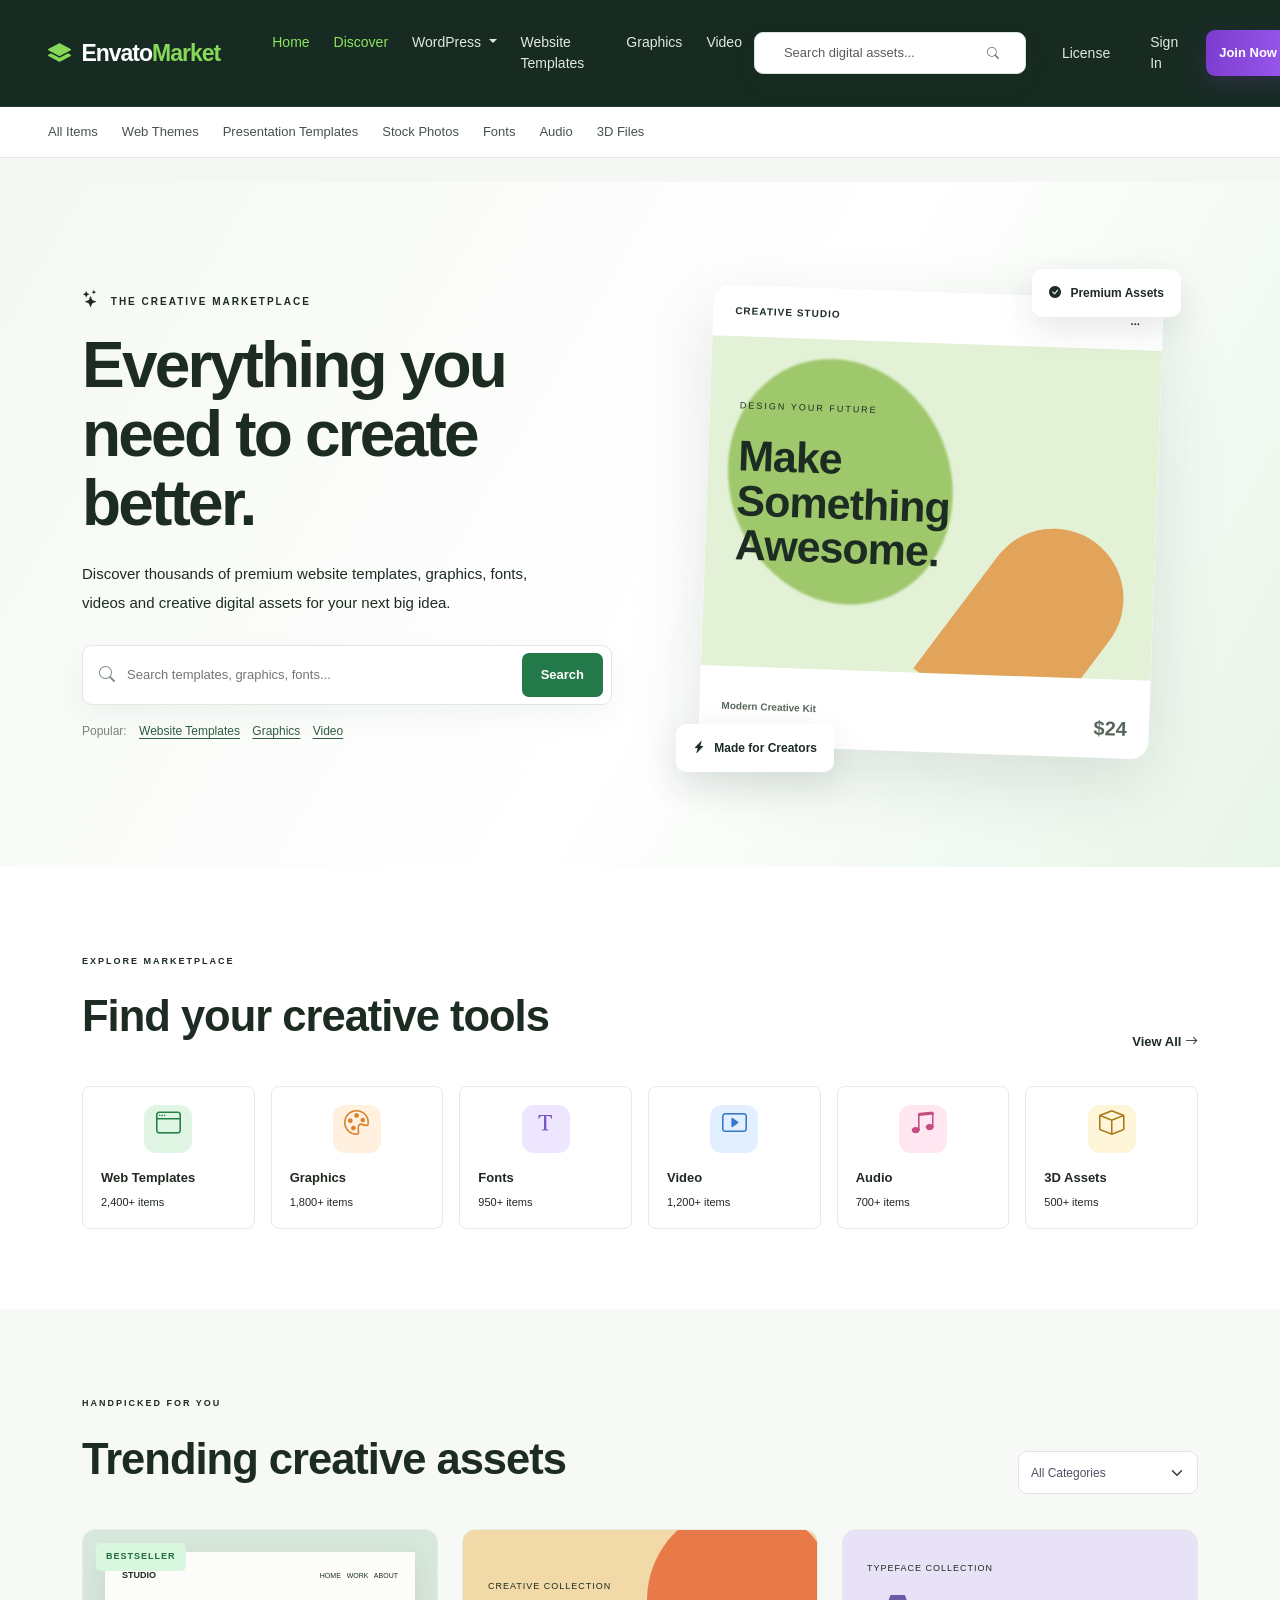
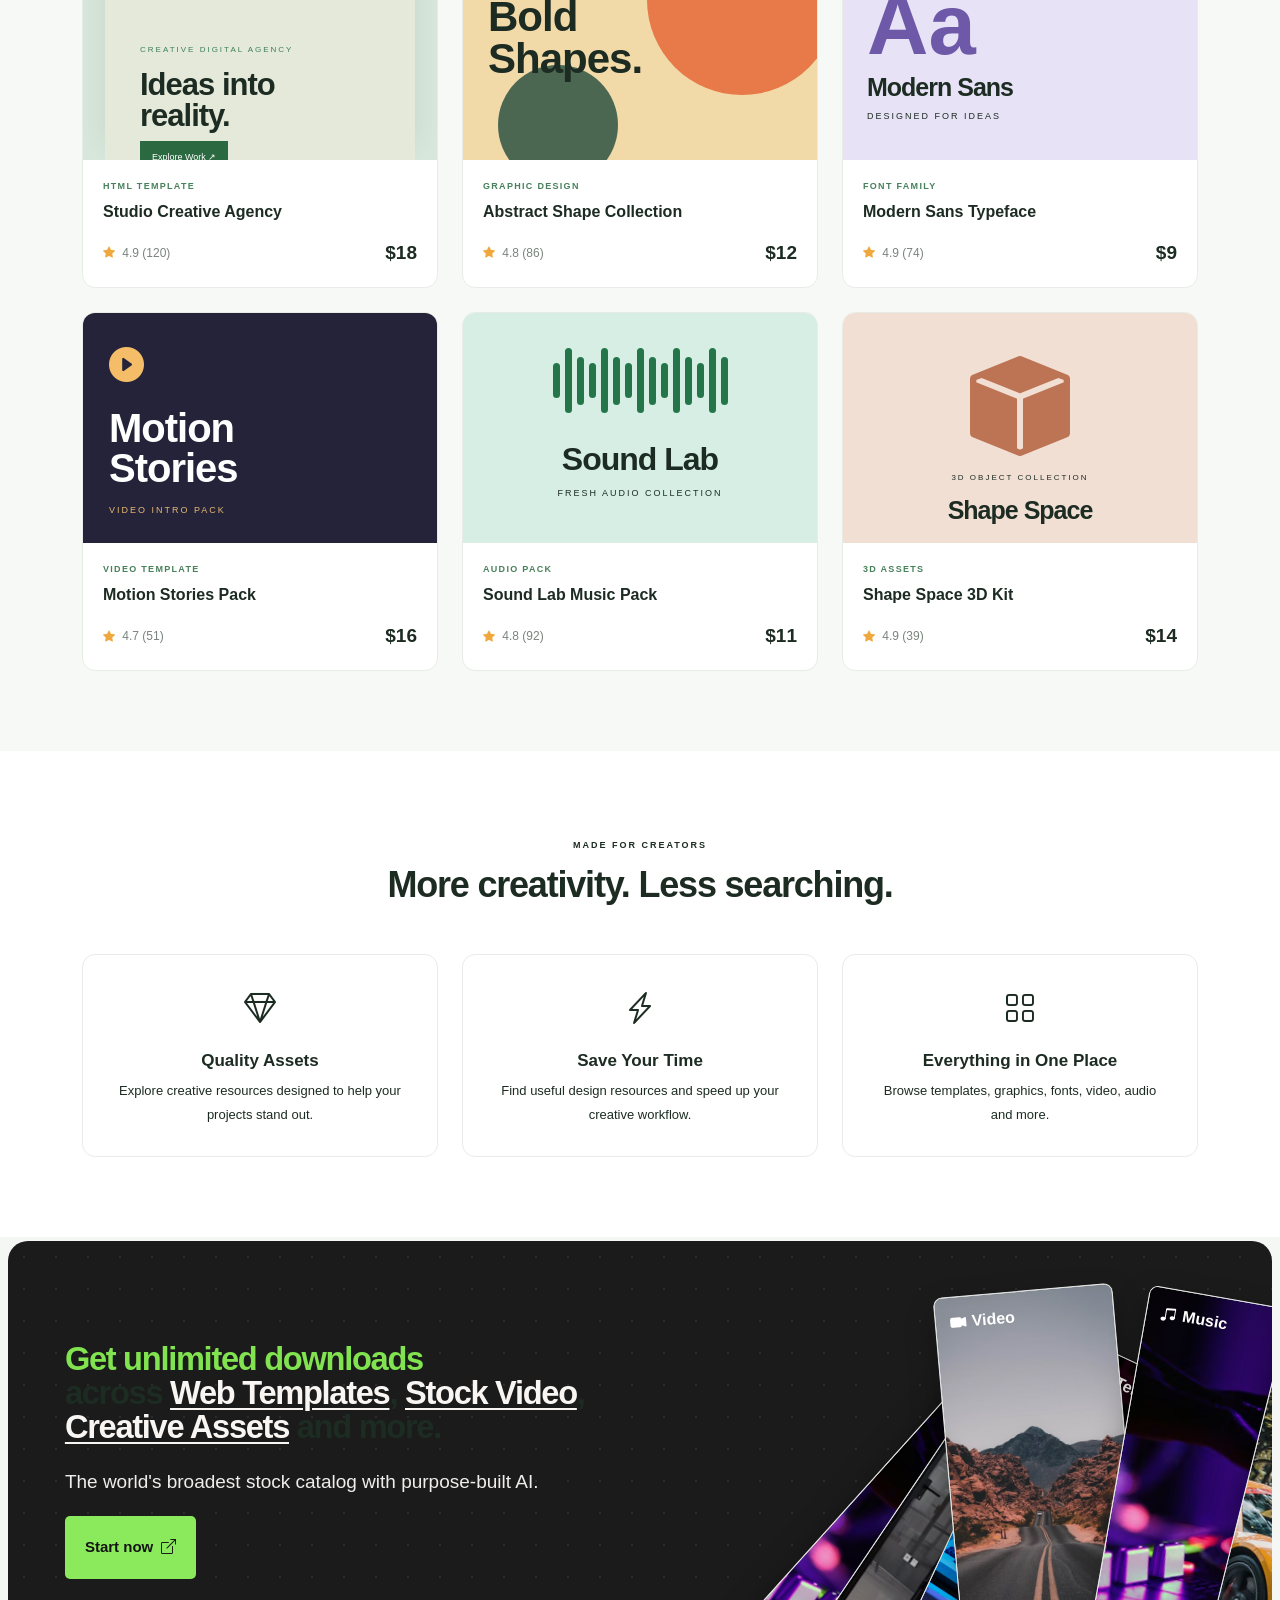
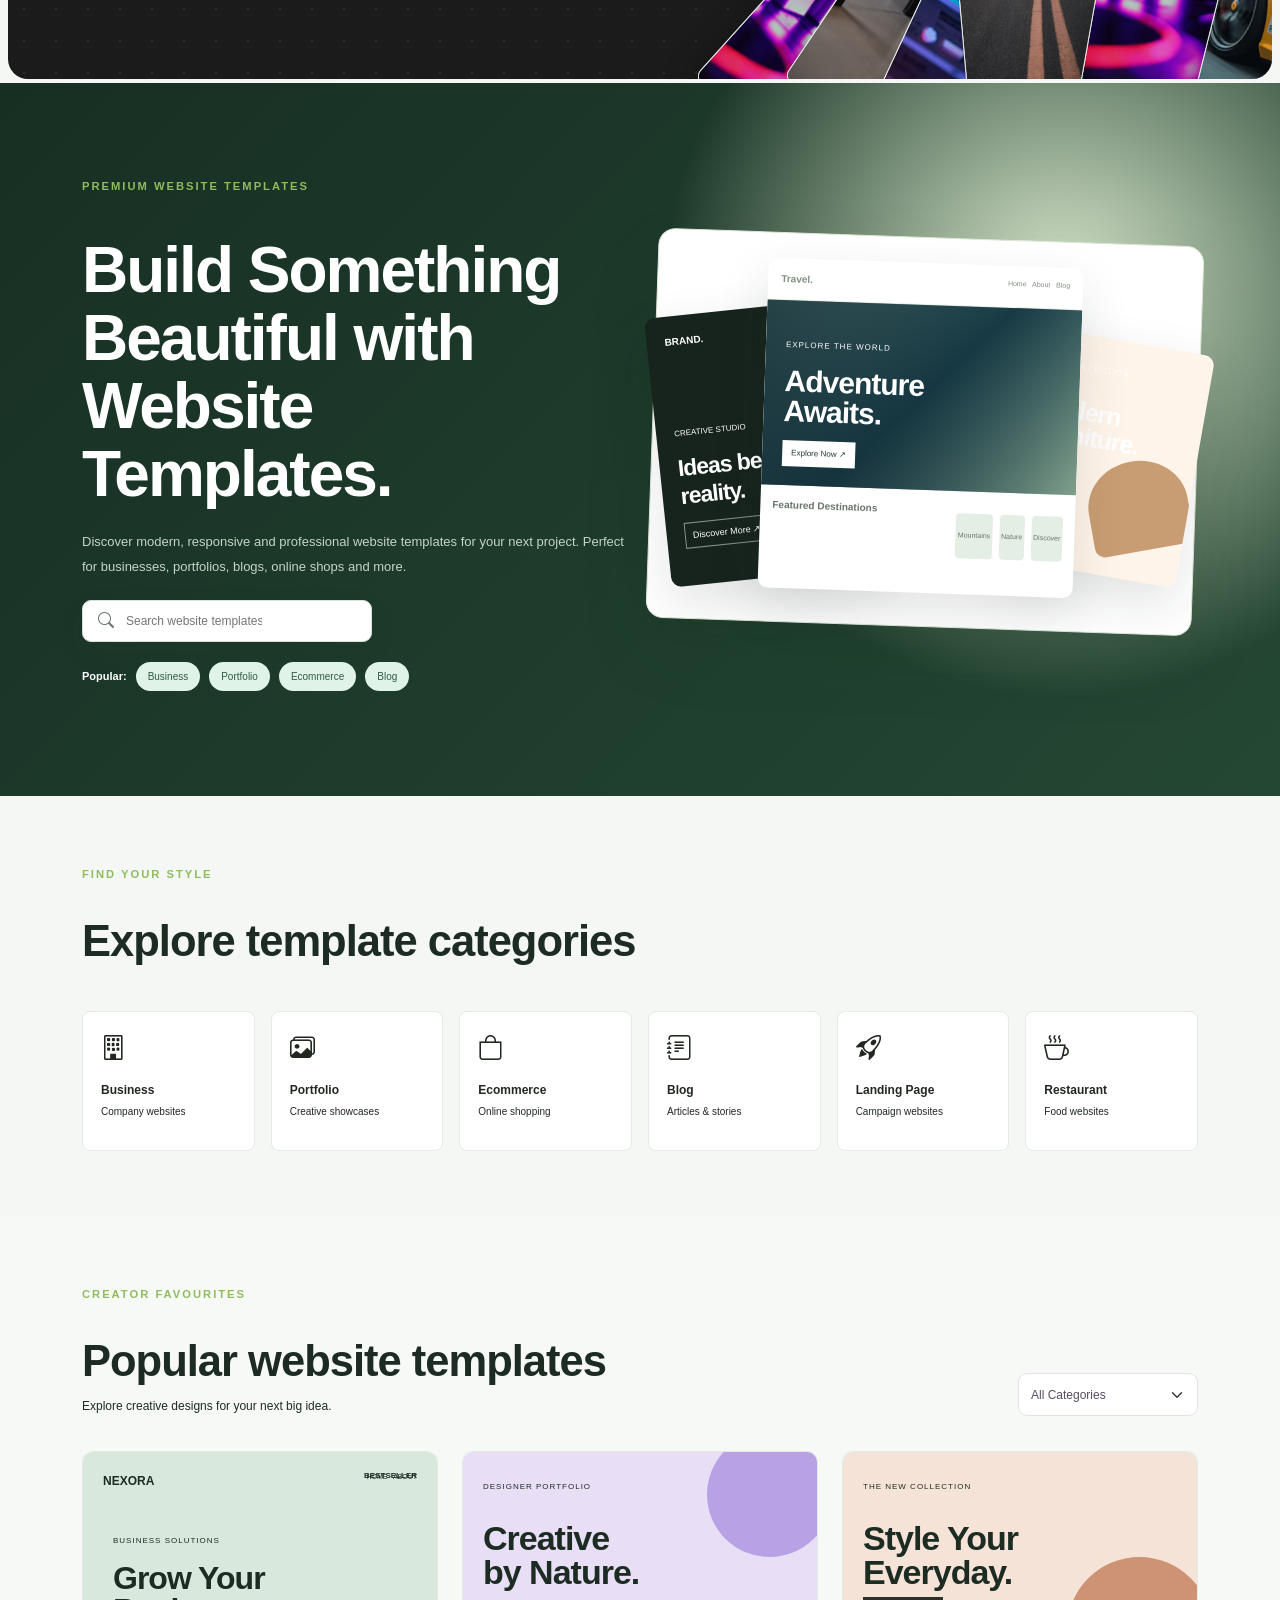
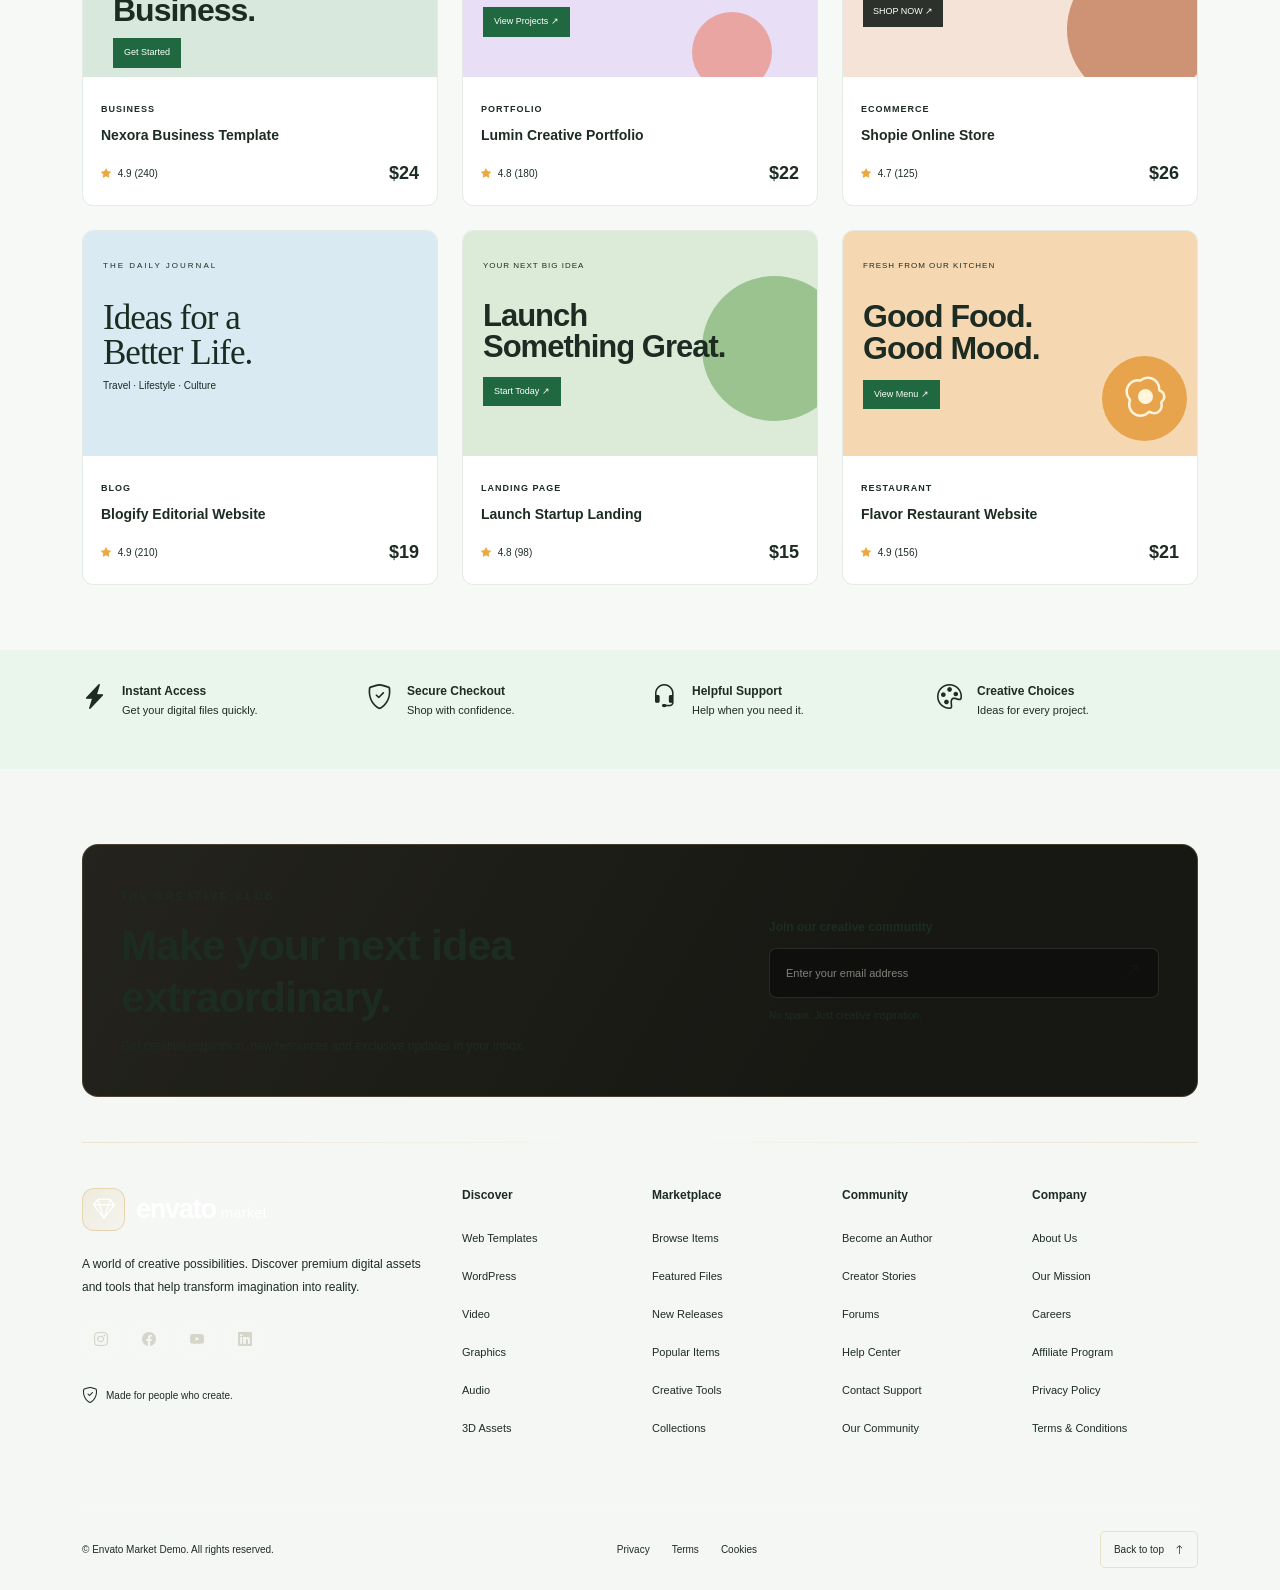
<file: Website-Template.html>
<!DOCTYPE html>
<html lang="en">

<head>
    <meta charset="UTF-8">
    <meta name="viewport" content="width=device-width, initial-scale=1.0">
    <title>Envato Market</title>
    <!-- Bootstrap CSS -->
    <link href="https://cdn.jsdelivr.net/npm/bootstrap@5.3.3/dist/css/bootstrap.min.css" rel="stylesheet">
    <link href="https://cdn.jsdelivr.net/npm/bootstrap-icons@1.11.3/font/bootstrap-icons.min.css" rel="stylesheet">

    <!-- Font Awesome -->
    <link rel="stylesheet" href="https://cdnjs.cloudflare.com/ajax/libs/font-awesome/6.5.2/css/all.min.css">

    <!-- Custom CSS -->
    <link rel="stylesheet" href="Envo.css">
</head>

<body>
    <!------------- Navigation BAR --------->
    <!-- Top Navigation -->
    <nav class="navbar navbar-expand-lg market-navbar">
        <div class="container-fluid px-lg-5">

            <!-- Logo -->
            <a class="navbar-brand market-logo" href="#">
                <i class="bi bi-layers-fill"></i>
                Envato<span>Market</span>
            </a>

            <!-- Mobile Toggle -->
            <button class="navbar-toggler" type="button" data-bs-toggle="collapse" data-bs-target="#mainNavbar"
                aria-controls="mainNavbar" aria-expanded="false" aria-label="Toggle navigation">
                <span class="navbar-toggler-icon"></span>
            </button>

            <!-- Navigation Links -->
            <div class="collapse navbar-collapse" id="mainNavbar">

                <ul class="navbar-nav ms-lg-4 me-auto mb-3 mb-lg-0">
                    <li class="nav-item">
                        <a class="nav-link active" href="Home.html">Home</a>
                    </li>

                    <li class="nav-item">
                        <a class="nav-link active" href="Discover.html">Discover</a>
                    </li>

                    <li class="nav-item dropdown">
                        <a class="nav-link dropdown-toggle" href="WordPress.html" role="button"
                            data-bs-toggle="dropdown" aria-expanded="false">
                            WordPress
                        </a>
                        <ul class="dropdown-menu">
                            <li><a class="dropdown-item" href="WordPress-Theam.html">WordPress Themes</a></li>
                            <li><a class="dropdown-item" href="Plugins.html">Plugins</a></li>
                            <li><a class="dropdown-item" href="Template-Kits.html">Template Kits</a></li>
                        </ul>
                    </li>

                    <li class="nav-item">
                        <a class="nav-link" href="Website-Template.html">Website Templates</a>
                    </li>

                    <li class="nav-item">
                        <a class="nav-link" href="Graphics.html">Graphics</a>
                    </li>

                    <li class="nav-item">
                        <a class="nav-link" href="Video.html">Video</a>
                    </li>
                </ul>

                <!-- Search -->
                <form class="search-box d-flex my-3 my-lg-0" id="searchForm" role="search">
                    <input class="form-control" type="search" id="searchInput" placeholder="Search digital assets..."
                        aria-label="Search digital assets">
                    <button type="submit" aria-label="Search">
                        <i class="bi bi-search"></i>
                    </button>
                </form>

                <!-- Right Side -->
                <div class="nav-actions d-flex align-items-center gap-3 ms-lg-4">
                    <a href="License.html" class="nav-link">License</a>
                    <a href="Sigfn-In.html" class="nav-link">Sign In</a>
                    <a href="Join-Now.html" class="join-btn">Join Now</a>
                </div>

            </div>
        </div>
    </nav>

    <!-- Small Category Bar -->
    <div class="category-bar">
        <div class="container-fluid px-lg-5">
            <div class="d-flex flex-wrap gap-4">
                <a href="All-Iteam.html">All Items</a>
                <a href="Web-Themes.html">Web Themes</a>
                <a href="Presentation-Templates.html">Presentation Templates</a>
                <a href="Stock-Photoes.html">Stock Photos</a>
                <a href="Fonts.html">Fonts</a>
                <a href="Audio.html">Audio</a>
                <a href="3D-Files.html">3D Files</a>
            </div>
        </div>
    </div>

    <!-- Demo Search Message -->
    <div class="container mt-4">
        <p id="searchMessage" class="search-message" aria-live="polite"></p>
    </div>

    <!------------- Home Bar section ------------->

    <section class="hero-section" id="home">
        <div class="container">
            <div class="row align-items-center g-5">
                <div class="col-lg-6">
                    <span class="hero-label"><i class="bi bi-stars"></i> THE CREATIVE MARKETPLACE</span>

                    <h1>Everything you need to <span>create better.</span></h1>

                    <p class="hero-description">
                        Discover thousands of premium website templates, graphics,
                        fonts, videos and creative digital assets for your next big idea.
                    </p>

                    <form class="hero-search" id="searchForm">
                        <i class="bi bi-search"></i>
                        <input type="search" id="searchInput" placeholder="Search templates, graphics, fonts..."
                            aria-label="Search digital assets">
                        <button type="submit">Search</button>
                    </form>

                    <p class="popular-text">
                        Popular:
                        <a href="Website-Template.html" data-search="website">Website Templates</a>
                        <a href="Graphics.html" data-search="graphics">Graphics</a>
                        <a href="Vieo.html" data-search="video">Video</a>
                    </p>
                </div>

                <div class="col-lg-6">
                    <div class="hero-visual">
                        <div class="floating-tag tag-one"><i class="bi bi-check-circle-fill"></i> Premium Assets</div>

                        <div class="visual-main">
                            <div class="visual-top">
                                <span>CREATIVE STUDIO</span>
                                <i class="bi bi-three-dots"></i>
                            </div>
                            <div class="visual-art">
                                <div class="art-circle"></div>
                                <div class="art-text">
                                    <small>DESIGN YOUR FUTURE</small>
                                    <h2>Make<br>Something<br>Awesome.</h2>
                                </div>
                                <div class="art-block"></div>
                            </div>
                            <div class="visual-bottom">
                                <span>Modern Creative Kit</span>
                                <span class="price">$24</span>
                            </div>
                        </div>

                        <div class="floating-tag tag-two">
                            <i class="bi bi-lightning-charge-fill"></i> Made for Creators
                        </div>
                    </div>
                </div>
            </div>
        </div>
    </section>

    <!-- CATEGORY SECTION -->
    <section class="category-section" id="categories">
        <div class="container">
            <div class="section-heading">
                <div>
                    <span class="section-label">EXPLORE MARKETPLACE</span>
                    <h2>Find your creative tools</h2>
                </div>
                <a href="products.html" class="view-link">View All <i class="bi bi-arrow-right"></i></a>
            </div>

            <div class="row g-3">
                <div class="col-6 col-md-4 col-lg-2">
                    <a href="products.html" class="category-card" data-category="Website Templates">
                        <div class="category-icon icon-green"><i class="bi bi-window"></i></div>
                        <h6>Web Templates</h6>
                        <p>2,400+ items</p>
                    </a>
                </div>
                <div class="col-6 col-md-4 col-lg-2">
                    <a href="products.html" class="category-card" data-category="Graphics">
                        <div class="category-icon icon-orange"><i class="bi bi-palette"></i></div>
                        <h6>Graphics</h6>
                        <p>1,800+ items</p>
                    </a>
                </div>
                <div class="col-6 col-md-4 col-lg-2">
                    <a href="products.html" class="category-card" data-category="Fonts">
                        <div class="category-icon icon-purple"><i class="bi bi-fonts"></i></div>
                        <h6>Fonts</h6>
                        <p>950+ items</p>
                    </a>
                </div>
                <div class="col-6 col-md-4 col-lg-2">
                    <a href="products.html" class="category-card" data-category="Video">
                        <div class="category-icon icon-blue"><i class="bi bi-play-btn"></i></div>
                        <h6>Video</h6>
                        <p>1,200+ items</p>
                    </a>
                </div>
                <div class="col-6 col-md-4 col-lg-2">
                    <a href="products.html" class="category-card" data-category="Audio">
                        <div class="category-icon icon-pink"><i class="bi bi-music-note-beamed"></i></div>
                        <h6>Audio</h6>
                        <p>700+ items</p>
                    </a>
                </div>
                <div class="col-6 col-md-4 col-lg-2">
                    <a href="products.html" class="category-card" data-category="3D">
                        <div class="category-icon icon-yellow"><i class="bi bi-box"></i></div>
                        <h6>3D Assets</h6>
                        <p>500+ items</p>
                    </a>
                </div>
            </div>
        </div>
    </section>

    <!-- FEATURED PRODUCTS -->
    <section class="products-section" id="products">
        <div class="container">
            <div class="section-heading">
                <div>
                    <span class="section-label">HANDPICKED FOR YOU</span>
                    <h2>Trending creative assets</h2>
                </div>
                <select id="categoryFilter" class="form-select filter-select" aria-label="Filter products">
                    <option value="all">All Categories</option>
                    <option value="Website Templates">Web Templates</option>
                    <option value="Graphics">Graphics</option>
                    <option value="Fonts">Fonts</option>
                    <option value="Video">Video</option>
                    <option value="Audio">Audio</option>
                    <option value="3D">3D Assets</option>
                </select>
            </div>

            <div class="row g-4" id="productGrid">

                <div class="col-md-6 col-lg-4 product-item" data-category="Website Templates">
                    <div class="product-card">
                        <div class="product-image product-web">
                            <span class="product-badge">BESTSELLER</span>
                            <div class="web-preview">
                                <div class="preview-nav">STUDIO <span>HOME &nbsp; WORK &nbsp; ABOUT</span></div>
                                <div class="preview-content"><small>CREATIVE DIGITAL AGENCY</small>
                                    <h3>Ideas into<br>reality.</h3>
                                    <div class="preview-button">Explore Work ↗</div>
                                </div>
                            </div>
                        </div>
                        <div class="product-info">
                            <div class="product-type">HTML TEMPLATE</div>
                            <h5>Studio Creative Agency</h5>
                            <div class="product-bottom"><span><i class="bi bi-star-fill"></i> 4.9
                                    (120)</span><strong>$18</strong></div>
                        </div>
                    </div>
                </div>

                <div class="col-md-6 col-lg-4 product-item" data-category="Graphics">
                    <div class="product-card">
                        <div class="product-image product-graphic">
                            <div class="graphic-shape shape-a"></div>
                            <div class="graphic-shape shape-b"></div>
                            <div class="graphic-copy"><small>CREATIVE COLLECTION</small>
                                <h2>Bold<br>Shapes.</h2>
                            </div>
                        </div>
                        <div class="product-info">
                            <div class="product-type">GRAPHIC DESIGN</div>
                            <h5>Abstract Shape Collection</h5>
                            <div class="product-bottom"><span><i class="bi bi-star-fill"></i> 4.8
                                    (86)</span><strong>$12</strong></div>
                        </div>
                    </div>
                </div>

                <div class="col-md-6 col-lg-4 product-item" data-category="Fonts">
                    <div class="product-card">
                        <div class="product-image product-font">
                            <small>TYPEFACE COLLECTION</small>
                            <div class="font-big">Aa</div>
                            <h2>Modern Sans</h2>
                            <p>DESIGNED FOR IDEAS</p>
                        </div>
                        <div class="product-info">
                            <div class="product-type">FONT FAMILY</div>
                            <h5>Modern Sans Typeface</h5>
                            <div class="product-bottom"><span><i class="bi bi-star-fill"></i> 4.9
                                    (74)</span><strong>$9</strong></div>
                        </div>
                    </div>
                </div>

                <div class="col-md-6 col-lg-4 product-item" data-category="Video">
                    <div class="product-card">
                        <div class="product-image product-video">
                            <i class="bi bi-play-circle-fill"></i>
                            <h2>Motion<br>Stories</h2>
                            <small>VIDEO INTRO PACK</small>
                        </div>
                        <div class="product-info">
                            <div class="product-type">VIDEO TEMPLATE</div>
                            <h5>Motion Stories Pack</h5>
                            <div class="product-bottom"><span><i class="bi bi-star-fill"></i> 4.7
                                    (51)</span><strong>$16</strong></div>
                        </div>
                    </div>
                </div>

                <div class="col-md-6 col-lg-4 product-item" data-category="Audio">
                    <div class="product-card">
                        <div class="product-image product-audio">
                            <div class="sound-bars">
                                <span></span><span></span><span></span><span></span><span></span><span></span><span></span><span></span><span></span><span></span><span></span><span></span><span></span><span></span><span></span>
                            </div>
                            <h2>Sound Lab</h2>
                            <p>FRESH AUDIO COLLECTION</p>
                        </div>
                        <div class="product-info">
                            <div class="product-type">AUDIO PACK</div>
                            <h5>Sound Lab Music Pack</h5>
                            <div class="product-bottom"><span><i class="bi bi-star-fill"></i> 4.8
                                    (92)</span><strong>$11</strong></div>
                        </div>
                    </div>
                </div>

                <div class="col-md-6 col-lg-4 product-item" data-category="3D">
                    <div class="product-card">
                        <div class="product-image product-3d">
                            <div class="cube-shape"><i class="bi bi-box-fill"></i></div>
                            <small>3D OBJECT COLLECTION</small>
                            <h2>Shape Space</h2>
                        </div>
                        <div class="product-info">
                            <div class="product-type">3D ASSETS</div>
                            <h5>Shape Space 3D Kit</h5>
                            <div class="product-bottom"><span><i class="bi bi-star-fill"></i> 4.9
                                    (39)</span><strong>$14</strong></div>
                        </div>
                    </div>
                </div>

            </div>

            <p id="emptyMessage" class="text-center mt-4 d-none">No products found in this category.</p>
        </div>
    </section>

    <!-- WHY CHOOSE US -->
    <section class="features-section" id="features">
        <div class="container">
            <div class="text-center mb-5">
                <span class="section-label">MADE FOR CREATORS</span>
                <h2>More creativity. Less searching.</h2>
            </div>
            <div class="row g-4">
                <div class="col-md-4">
                    <div class="feature-card">
                        <i class="bi bi-gem"></i>
                        <h5>Quality Assets</h5>
                        <p>Explore creative resources designed to help your projects stand out.</p>
                    </div>
                </div>
                <div class="col-md-4">
                    <div class="feature-card">
                        <i class="bi bi-lightning-charge"></i>
                        <h5>Save Your Time</h5>
                        <p>Find useful design resources and speed up your creative workflow.</p>
                    </div>
                </div>
                <div class="col-md-4">
                    <div class="feature-card">
                        <i class="bi bi-grid"></i>
                        <h5>Everything in One Place</h5>
                        <p>Browse templates, graphics, fonts, video, audio and more.</p>
                    </div>
                </div>
            </div>
        </div>
    </section>

    <!-- Creative Market Hero -->
    <main class="container-fluid hero-wrapper">
        <section class="hero-banner">

            <!-- Background dots -->
            <div class="dot-pattern"></div>

            <!-- Left content -->
            <div class="hero-content">
                <h1>
                    <span class="green-text">Get unlimited downloads</span><br>
                    across <a href="assets.html">Web Templates</a>,
                    <a href="assets.html">Stock Video</a>,<br class="desktop-break">
                    <a href="assets.html">Creative Assets</a> and more.
                </h1>

                <p>The world's broadest stock catalog with purpose-built AI.</p>

                <a href="assets.html" class="start-btn">
                    Start now <i class="bi bi-box-arrow-up-right"></i>
                </a>
            </div>

            <!-- Right image cards -->
            <div class="cards-area" id="assets">

                <div class="asset-card sound-card">
                    <div class="card-label"><i class="bi bi-volume-up-fill"></i> Sound Effects</div>
                    <div class="card-image"></div>
                </div>

                <div class="asset-card web-card">
                    <div class="card-label"><i class="bi bi-globe"></i> Web Templates</div>
                    <div class="card-image"></div>
                </div>

                <div class="asset-card video-template-card">
                    <div class="card-label"><i class="bi bi-camera-video-fill"></i> Video Templates</div>
                    <div class="card-image"></div>
                </div>

                <div class="asset-card video-card">
                    <div class="card-label"><i class="bi bi-camera-video-fill"></i> Video</div>
                    <div class="card-image"></div>
                </div>

                <div class="asset-card music-card">
                    <div class="card-label"><i class="bi bi-music-note-beamed"></i> Music</div>
                    <div class="card-image"></div>
                </div>

                <div class="asset-card ai-card">
                    <div class="card-label"><i class="bi bi-stars"></i> AI Tools</div>
                    <div class="card-image"></div>
                </div>

            </div>
        </section>
    </main>

    <!------------- Website Template --------------->
    <!-- HERO -->
    <section class="hero" id="home">
        <div class="container">
            <div class="row align-items-center gy-5">
                <div class="col-lg-6">
                    <span class="eyebrow">PREMIUM WEBSITE TEMPLATES</span>
                    <h1>Build Something Beautiful with <span>Website Templates.</span></h1>
                    <p class="hero-text">
                        Discover modern, responsive and professional website templates
                        for your next project. Perfect for businesses, portfolios,
                        blogs, online shops and more.
                    </p>

                    <form id="searchForm" class="search-box">
                        <i class="bi bi-search"></i>
                        <input id="searchInput" type="search" placeholder="Search website templates..."
                            aria-label="Search website templates">
                        <button type="submit">Search</button>
                    </form>

                    <div class="popular-tags">
                        <strong>Popular:</strong>
                        <button type="button" data-search="business">Business</button>
                        <button type="button" data-search="portfolio">Portfolio</button>
                        <button type="button" data-search="ecommerce">Ecommerce</button>
                        <button type="button" data-search="blog">Blog</button>
                    </div>
                </div>

                <div class="col-lg-6">
                    <div class="hero-preview">
                        <div class="preview-card preview-left">
                            <div class="preview-brand">BRAND.</div>
                            <div class="preview-left-content">
                                <small>CREATIVE STUDIO</small>
                                <h3>Ideas become reality.</h3>
                                <span>Discover More ↗</span>
                            </div>
                        </div>

                        <div class="preview-card preview-main">
                            <div class="preview-top">
                                <strong>Travel.</strong>
                                <span>Home &nbsp; About &nbsp; Blog</span>
                            </div>
                            <div class="preview-landscape">
                                <small>EXPLORE THE WORLD</small>
                                <h2>Adventure<br>Awaits.</h2>
                                <span>Explore Now ↗</span>
                            </div>
                            <div class="preview-bottom">
                                <strong>Featured Destinations</strong>
                                <div class="mini-grid">
                                    <span>Mountains</span>
                                    <span>Nature</span>
                                    <span>Discover</span>
                                </div>
                            </div>
                        </div>

                        <div class="preview-card preview-right">
                            <small>NEW COLLECTION</small>
                            <h3>Modern<br>Furniture.</h3>
                            <div class="chair-shape"></div>
                            <span>Shop Now ↗</span>
                        </div>
                    </div>
                </div>
            </div>
        </div>
    </section>

    <!-- CATEGORIES -->
    <section class="categories section-space" id="categories">
        <div class="container">
            <div class="section-heading">
                <div>
                    <span class="eyebrow">FIND YOUR STYLE</span>
                    <h2>Explore template categories</h2>
                </div>
            </div>

            <div class="row g-3">
                <div class="col-6 col-md-4 col-lg-2">
                    <button class="category-card" data-category="Business">
                        <i class="bi bi-building"></i>
                        <strong>Business</strong><small>Company websites</small>
                    </button>
                </div>
                <div class="col-6 col-md-4 col-lg-2">
                    <button class="category-card" data-category="Portfolio">
                        <i class="bi bi-images"></i>
                        <strong>Portfolio</strong><small>Creative showcases</small>
                    </button>
                </div>
                <div class="col-6 col-md-4 col-lg-2">
                    <button class="category-card" data-category="Ecommerce">
                        <i class="bi bi-bag"></i>
                        <strong>Ecommerce</strong><small>Online shopping</small>
                    </button>
                </div>
                <div class="col-6 col-md-4 col-lg-2">
                    <button class="category-card" data-category="Blog">
                        <i class="bi bi-journal-text"></i>
                        <strong>Blog</strong><small>Articles & stories</small>
                    </button>
                </div>
                <div class="col-6 col-md-4 col-lg-2">
                    <button class="category-card" data-category="Landing Page">
                        <i class="bi bi-rocket-takeoff"></i>
                        <strong>Landing Page</strong><small>Campaign websites</small>
                    </button>
                </div>
                <div class="col-6 col-md-4 col-lg-2">
                    <button class="category-card" data-category="Restaurant">
                        <i class="bi bi-cup-hot"></i>
                        <strong>Restaurant</strong><small>Food websites</small>
                    </button>
                </div>
            </div>
        </div>
    </section>

    <!-- POPULAR TEMPLATES -->
    <section class="popular section-space" id="popular">
        <div class="container">
            <div class="section-heading">
                <div>
                    <span class="eyebrow">CREATOR FAVOURITES</span>
                    <h2>Popular website templates</h2>
                    <p>Explore creative designs for your next big idea.</p>
                </div>

                <select class="form-select filter-select" id="categoryFilter" aria-label="Filter by category">
                    <option value="all">All Categories</option>
                    <option value="Business">Business</option>
                    <option value="Portfolio">Portfolio</option>
                    <option value="Ecommerce">Ecommerce</option>
                    <option value="Blog">Blog</option>
                    <option value="Landing Page">Landing Page</option>
                    <option value="Restaurant">Restaurant</option>
                </select>
            </div>

            <div class="row g-4" id="templateGrid">

                <div class="col-md-6 col-lg-4 template-item" data-category="Business">
                    <article class="template-card">
                        <div class="template-image business-image">
                            <div class="mock-nav"><b>NEXORA</b><span>HOME &nbsp; ABOUT</span></div>
                            <div class="mock-body">
                                <small>BUSINESS SOLUTIONS</small>
                                <h3>Grow Your<br>Business.</h3>
                                <span class="mock-button">Get Started</span>
                            </div>
                            <span class="hot-badge">BESTSELLER</span>
                        </div>
                        <div class="template-info">
                            <span class="template-type">BUSINESS</span>
                            <h5>Nexora Business Template</h5>
                            <div class="template-meta">
                                <span><i class="bi bi-star-fill"></i> 4.9 (240)</span>
                                <strong>$24</strong>
                            </div>
                        </div>
                    </article>
                </div>

                <div class="col-md-6 col-lg-4 template-item" data-category="Portfolio">
                    <article class="template-card">
                        <div class="template-image portfolio-image">
                            <small>DESIGNER PORTFOLIO</small>
                            <h3>Creative<br>by Nature.</h3>
                            <div class="portfolio-shape shape-one"></div>
                            <div class="portfolio-shape shape-two"></div>
                            <span class="mock-button">View Projects ↗</span>
                        </div>
                        <div class="template-info">
                            <span class="template-type">PORTFOLIO</span>
                            <h5>Lumin Creative Portfolio</h5>
                            <div class="template-meta">
                                <span><i class="bi bi-star-fill"></i> 4.8 (180)</span>
                                <strong>$22</strong>
                            </div>
                        </div>
                    </article>
                </div>

                <div class="col-md-6 col-lg-4 template-item" data-category="Ecommerce">
                    <article class="template-card">
                        <div class="template-image shop-image">
                            <small>THE NEW COLLECTION</small>
                            <h3>Style Your<br>Everyday.</h3>
                            <div class="shop-circle"></div>
                            <span class="shop-button">SHOP NOW ↗</span>
                        </div>
                        <div class="template-info">
                            <span class="template-type">ECOMMERCE</span>
                            <h5>Shopie Online Store</h5>
                            <div class="template-meta">
                                <span><i class="bi bi-star-fill"></i> 4.7 (125)</span>
                                <strong>$26</strong>
                            </div>
                        </div>
                    </article>
                </div>

                <div class="col-md-6 col-lg-4 template-item" data-category="Blog">
                    <article class="template-card">
                        <div class="template-image blog-image">
                            <small>THE DAILY JOURNAL</small>
                            <h3>Ideas for a<br>Better Life.</h3>
                            <p>Travel · Lifestyle · Culture</p>
                        </div>
                        <div class="template-info">
                            <span class="template-type">BLOG</span>
                            <h5>Blogify Editorial Website</h5>
                            <div class="template-meta">
                                <span><i class="bi bi-star-fill"></i> 4.9 (210)</span>
                                <strong>$19</strong>
                            </div>
                        </div>
                    </article>
                </div>

                <div class="col-md-6 col-lg-4 template-item" data-category="Landing Page">
                    <article class="template-card">
                        <div class="template-image landing-image">
                            <small>YOUR NEXT BIG IDEA</small>
                            <h3>Launch<br>Something Great.</h3>
                            <span class="mock-button">Start Today ↗</span>
                            <div class="landing-circle"></div>
                        </div>
                        <div class="template-info">
                            <span class="template-type">LANDING PAGE</span>
                            <h5>Launch Startup Landing</h5>
                            <div class="template-meta">
                                <span><i class="bi bi-star-fill"></i> 4.8 (98)</span>
                                <strong>$15</strong>
                            </div>
                        </div>
                    </article>
                </div>

                <div class="col-md-6 col-lg-4 template-item" data-category="Restaurant">
                    <article class="template-card">
                        <div class="template-image restaurant-image">
                            <small>FRESH FROM OUR KITCHEN</small>
                            <h3>Good Food.<br>Good Mood.</h3>
                            <span class="mock-button">View Menu ↗</span>
                            <div class="food-circle"><i class="bi bi-egg-fried"></i></div>
                        </div>
                        <div class="template-info">
                            <span class="template-type">RESTAURANT</span>
                            <h5>Flavor Restaurant Website</h5>
                            <div class="template-meta">
                                <span><i class="bi bi-star-fill"></i> 4.9 (156)</span>
                                <strong>$21</strong>
                            </div>
                        </div>
                    </article>
                </div>

            </div>

            <p class="no-results d-none" id="noResults">No templates found. Try another search or category.</p>
        </div>
    </section>

    <!-- BENEFITS -->
    <section class="benefits" id="benefits">
        <div class="container">
            <div class="row g-4">
                <div class="col-6 col-lg-3 benefit">
                    <i class="bi bi-lightning-charge-fill"></i>
                    <div><strong>Instant Access</strong>
                        <p>Get your digital files quickly.</p>
                    </div>
                </div>
                <div class="col-6 col-lg-3 benefit">
                    <i class="bi bi-shield-check"></i>
                    <div><strong>Secure Checkout</strong>
                        <p>Shop with confidence.</p>
                    </div>
                </div>
                <div class="col-6 col-lg-3 benefit">
                    <i class="bi bi-headset"></i>
                    <div><strong>Helpful Support</strong>
                        <p>Help when you need it.</p>
                    </div>
                </div>
                <div class="col-6 col-lg-3 benefit">
                    <i class="bi bi-palette"></i>
                    <div><strong>Creative Choices</strong>
                        <p>Ideas for every project.</p>
                    </div>
                </div>
            </div>
        </div>
    </section>

    <!------------- Footer Tag section --------------->
    <!-- PREMIUM ENVATO FOOTER -->
    <footer class="lux-footer">

        <!-- Newsletter -->
        <div class="container">
            <div class="lux-newsletter">
                <div class="newsletter-content">
                    <span class="lux-eyebrow">THE CREATIVE CLUB</span>
                    <h2>Make your next idea<br><span>extraordinary.</span></h2>
                    <p>Get creative inspiration, new resources and exclusive updates in your
                        inbox.</p>
                </div>

                <form class="newsletter-form" id="newsletterForm">
                    <label for="newsletterEmail">Join our creative community</label>
                    <div class="newsletter-input">
                        <input type="email" id="newsletterEmail" placeholder="Enter your email address" required>
                        <button type="submit" aria-label="Subscribe">
                            <i class="bi bi-arrow-up-right"></i>
                        </button>
                    </div>
                    <small id="newsletterMessage">No spam. Just creative inspiration.</small>
                </form>
            </div>

            <div class="lux-divider"></div>

            <!-- Main footer columns -->
            <div class="row gy-5 lux-footer-main">

                <div class="col-lg-4 col-md-12">
                    <a href="lux-logo.html" class="lux-logo">
                        <span class="logo-symbol"><i class="bi bi-gem"></i></span>
                        <span>envato<small>market</small></span>
                    </a>

                    <p class="lux-description">
                        A world of creative possibilities. Discover premium digital
                        assets and tools that help transform imagination into reality.
                    </p>

                    <div class="lux-socials">
                        <a href="https://www.instagram.com/" aria-label="Instagram">
                            <i class="bi bi-instagram"></i>
                        </a>
                        <a href="https://www.facebook.com/" aria-label="Facebook">
                            <i class="bi bi-facebook"></i>
                        </a>
                        <a href="https://www.youtube.com/" aria-label="YouTube">
                            <i class="bi bi-youtube"></i>
                        </a>
                        <a href="https://www.linkedin.com/" aria-label="LinkedIn">
                            <i class="bi bi-linkedin"></i>
                        </a>
                    </div>

                    <div class="trust-note">
                        <i class="bi bi-shield-check"></i>
                        <span>Made for people who create.</span>
                    </div>
                </div>

                <div class="col-6 col-lg-2 col-md-4">
                    <h5>Discover</h5>
                    <ul>
                        <li><a href="Web-Templetes.html">Web Templates</a></li>
                        <li><a href="Wordpress.html">WordPress</a></li>
                        <li><a href="Video.html">Video</a></li>
                        <li><a href="Graphics.html">Graphics</a></li>
                        <li><a href="Audio.html">Audio</a></li>
                        <li><a href="3D-Assets.html">3D Assets</a></li>
                    </ul>
                </div>

                <div class="col-6 col-lg-2 col-md-4">
                    <h5>Marketplace</h5>
                    <ul>
                        <li><a href="Browse-Items.html">Browse Items</a></li>
                        <li><a href="Featured-Files.html">Featured Files</a></li>
                        <li><a href="New-Releases.html">New Releases</a></li>
                        <li><a href="Popular-Items.html">Popular Items</a></li>
                        <li><a href="Creative-Tools.html">Creative Tools</a></li>
                        <li><a href="Collection.html">Collections</a></li>
                    </ul>
                </div>

                <div class="col-6 col-lg-2 col-md-4">
                    <h5>Community</h5>
                    <ul>
                        <li><a href="Become-an-Author.html">Become an Author</a></li>
                        <li><a href="Creator-stories.html">Creator Stories</a></li>
                        <li><a href="Forums.html">Forums</a></li>
                        <li><a href="Help-Center.html">Help Center</a></li>
                        <li><a href="Contact-Support.html">Contact Support</a></li>
                        <li><a href="Our-Community.html">Our Community</a></li>
                    </ul>
                </div>

                <div class="col-6 col-lg-2 col-md-4">
                    <h5>Company</h5>
                    <ul>
                        <li><a href="AboutUs.html">About Us</a></li>
                        <li><a href="OurMission.html">Our Mission</a></li>
                        <li><a href="Careers.html">Careers</a></li>
                        <li><a href="Affiliate-Program.html">Affiliate Program</a></li>
                        <li><a href="Privacy-Policy.html">Privacy Policy</a></li>
                        <li><a href="erms & Conditions.html">Terms & Conditions</a></li>
                    </ul>
                </div>
            </div>

            <!-- Premium bottom bar -->
            <div class="lux-bottom">
                <p>© <span id="currentYear"></span> Envato Market Demo. All rights reserved.</p>

                <div class="bottom-links">
                    <a href="Privacy.html">Privacy</a>
                    <a href="Terms.html">Terms</a>
                    <a href="Cookies.html">Cookies</a>
                </div>

                <button class="back-top" id="backToTop">
                    Back to top <i class="bi bi-arrow-up"></i>
                </button>
            </div>
        </div>
    </footer>



    <!-- Bootstrap JS -->
    <script src="https://cdn.jsdelivr.net/npm/bootstrap@5.3.3/dist/js/bootstrap.bundle.min.js"></script>

    <!-- Custom JavaScript -->
    <script src="Emarket.js"></script>
</body>

</html>
</file>
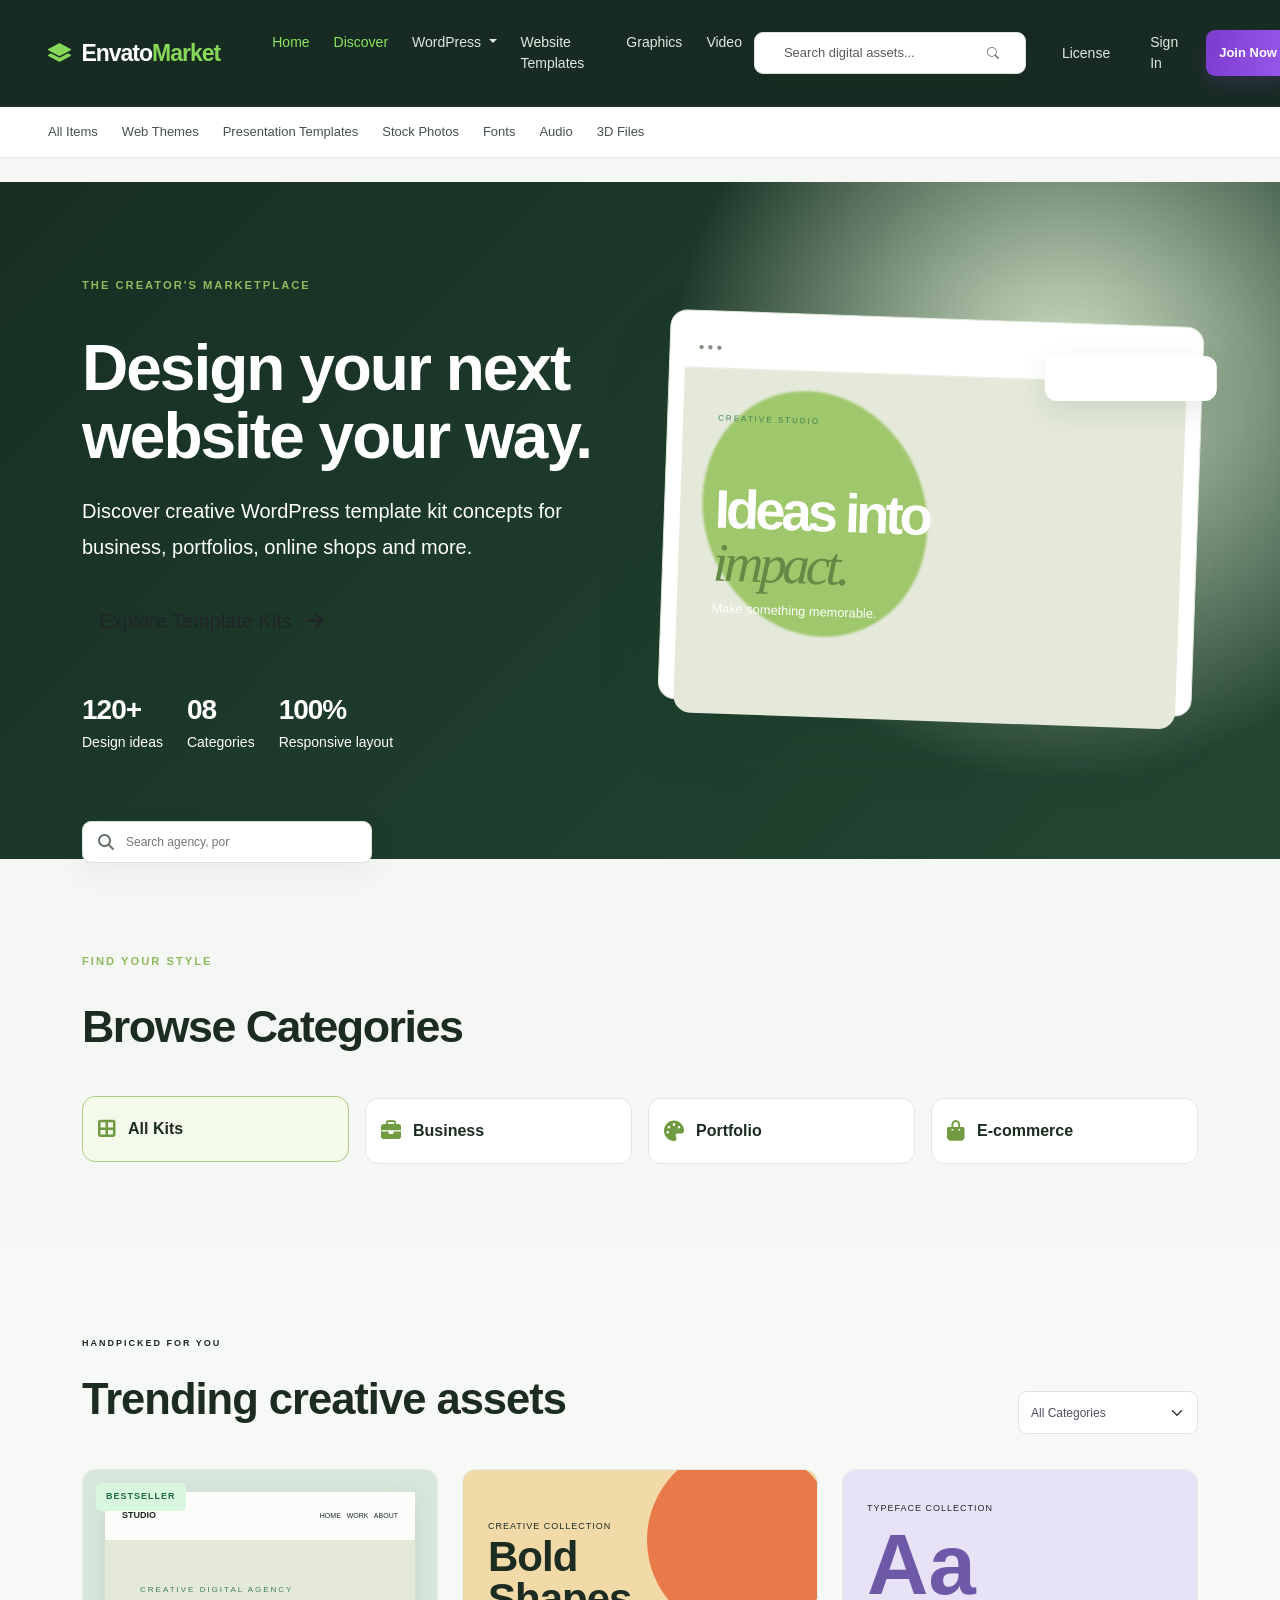
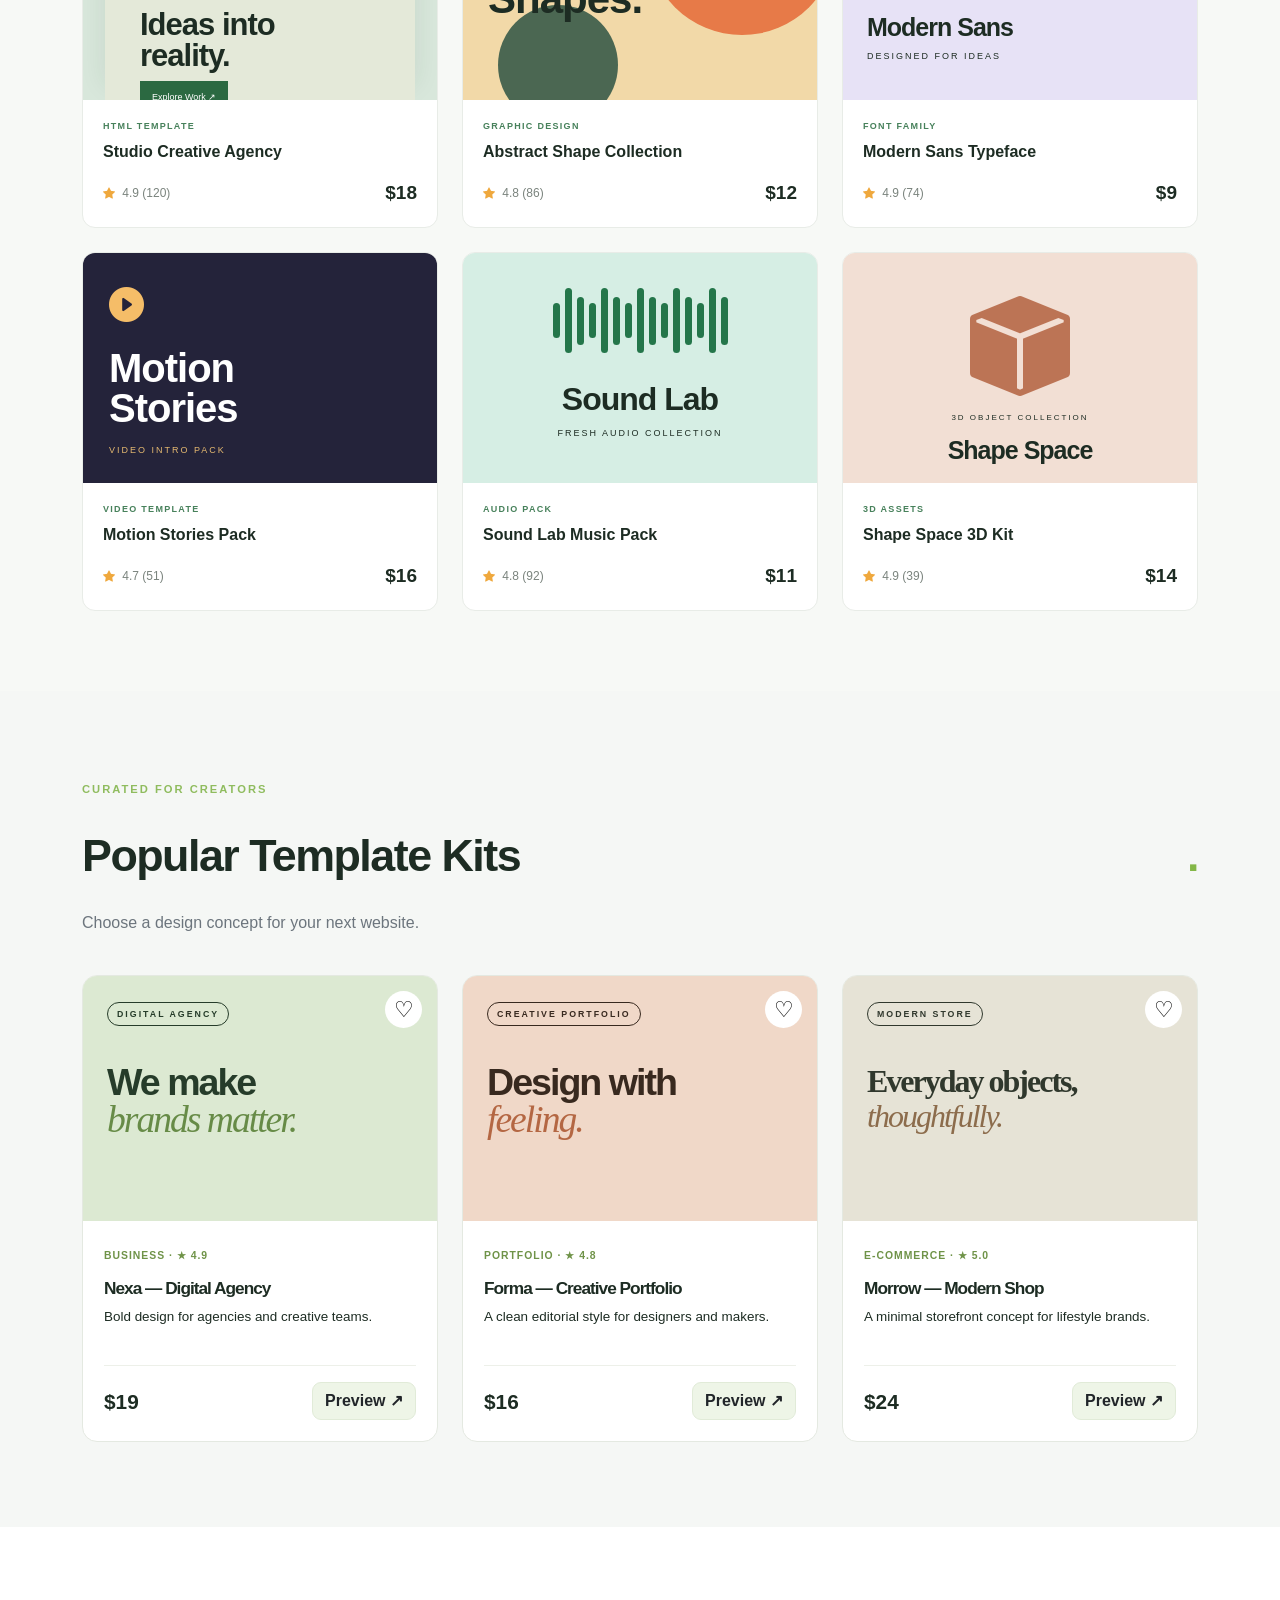
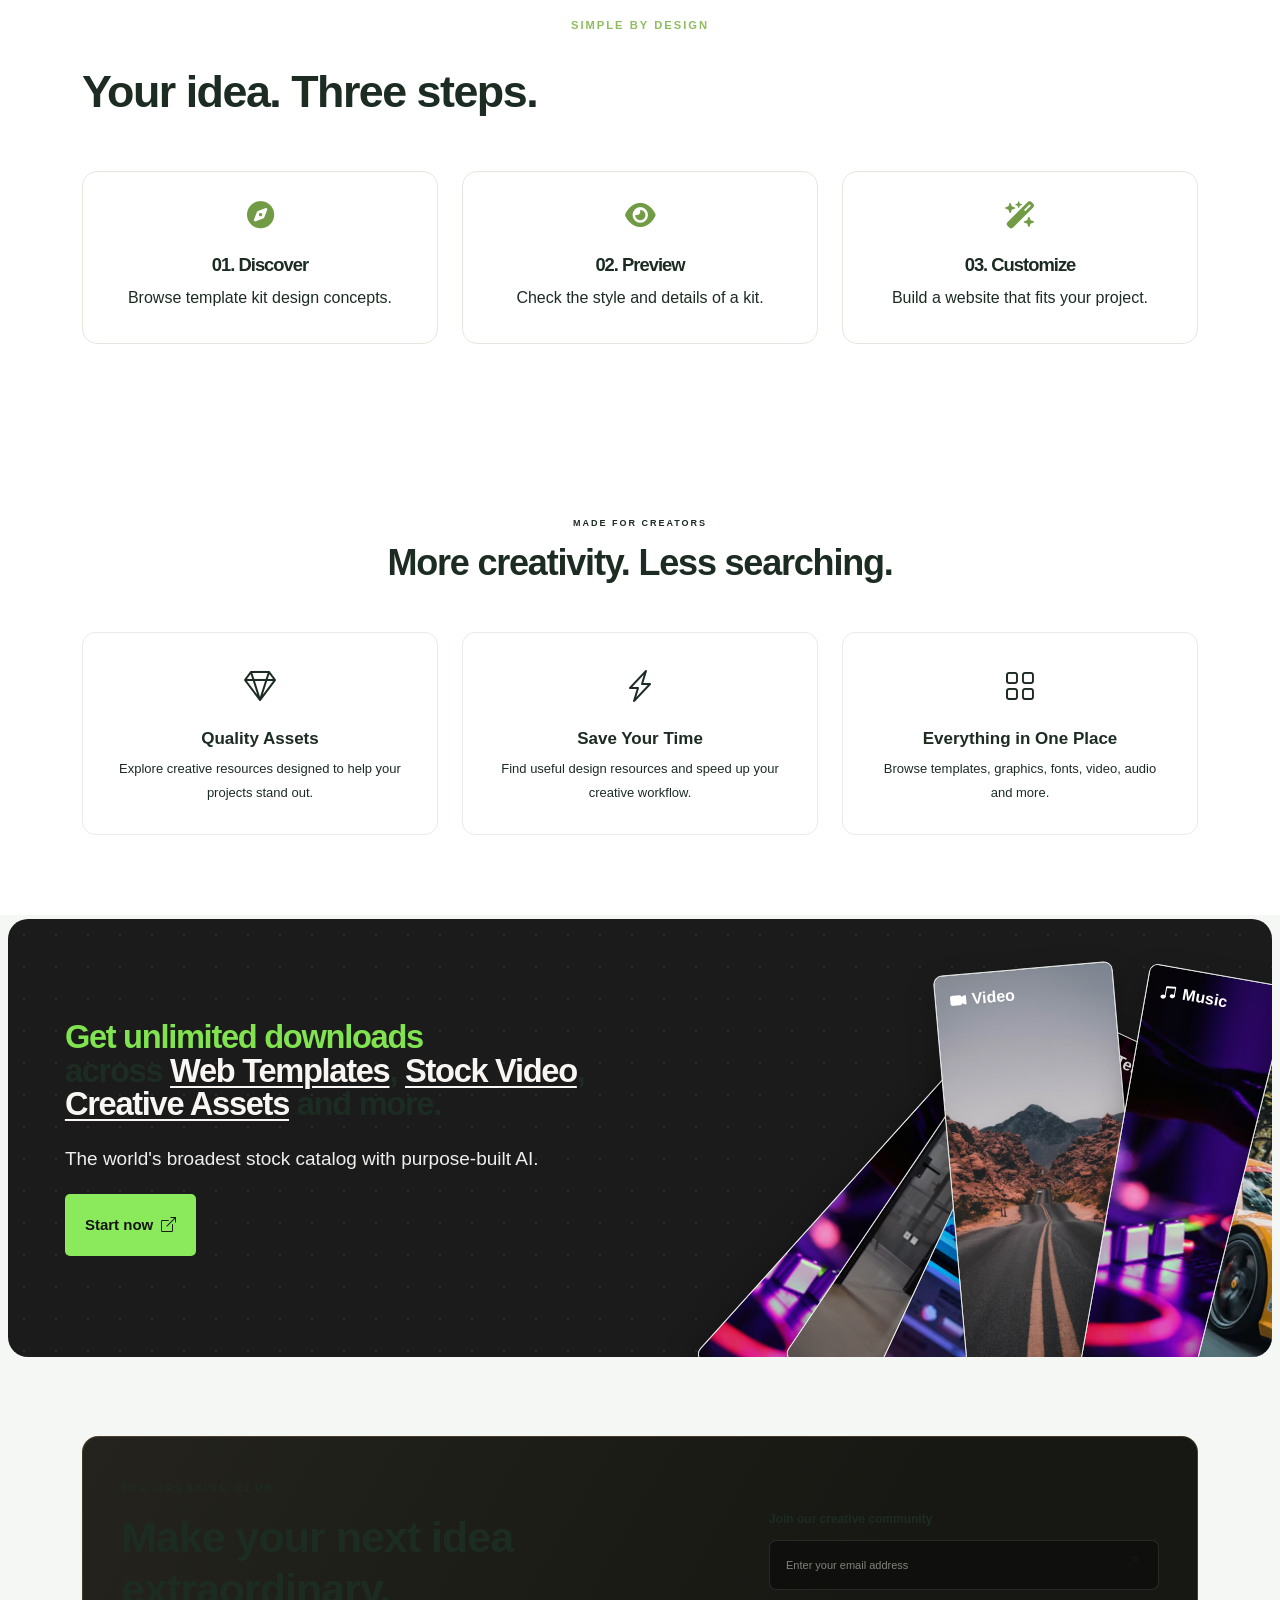
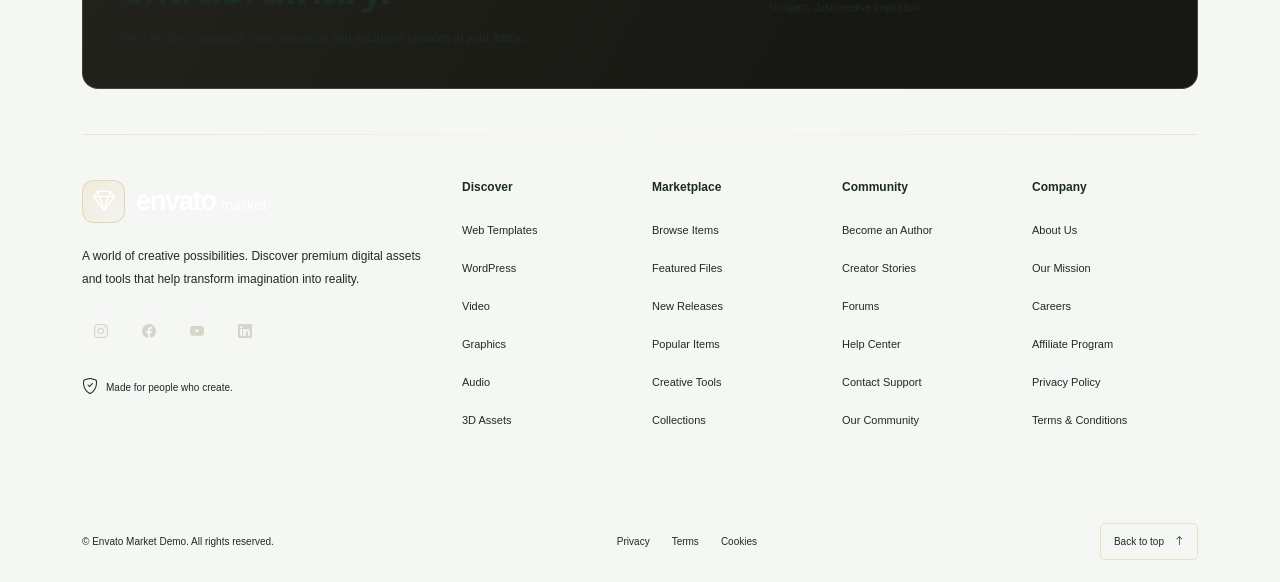
<file: Wordpress-kit.html>
<!DOCTYPE html>
<html lang="en">

<head>
    <meta charset="UTF-8">
    <meta name="viewport" content="width=device-width, initial-scale=1.0">
    <title>Envato Market</title>
    <!-- Bootstrap CSS -->
    <link href="https://cdn.jsdelivr.net/npm/bootstrap@5.3.3/dist/css/bootstrap.min.css" rel="stylesheet">
    <link href="https://cdn.jsdelivr.net/npm/bootstrap-icons@1.11.3/font/bootstrap-icons.min.css" rel="stylesheet">

    <!-- Font Awesome -->
    <link rel="stylesheet" href="https://cdnjs.cloudflare.com/ajax/libs/font-awesome/6.5.2/css/all.min.css">

    <!-- Custom CSS -->
    <link rel="stylesheet" href="Envo.css">
</head>

<body>
    <!------------- Navigation BAR --------->
    <!-- Top Navigation -->
    <nav class="navbar navbar-expand-lg market-navbar">
        <div class="container-fluid px-lg-5">

            <!-- Logo -->
            <a class="navbar-brand market-logo" href="#">
                <i class="bi bi-layers-fill"></i>
                Envato<span>Market</span>
            </a>

            <!-- Mobile Toggle -->
            <button class="navbar-toggler" type="button" data-bs-toggle="collapse" data-bs-target="#mainNavbar"
                aria-controls="mainNavbar" aria-expanded="false" aria-label="Toggle navigation">
                <span class="navbar-toggler-icon"></span>
            </button>

            <!-- Navigation Links -->
            <div class="collapse navbar-collapse" id="mainNavbar">

                <ul class="navbar-nav ms-lg-4 me-auto mb-3 mb-lg-0">
                    <li class="nav-item">
                        <a class="nav-link active" href="Home.html">Home</a>
                    </li>

                    <li class="nav-item">
                        <a class="nav-link active" href="Discover.html">Discover</a>
                    </li>

                    <li class="nav-item dropdown">
                        <a class="nav-link dropdown-toggle" href="WordPress.html" role="button"
                            data-bs-toggle="dropdown" aria-expanded="false">
                            WordPress
                        </a>
                        <ul class="dropdown-menu">
                            <li><a class="dropdown-item" href="WordPress-Theam.html">WordPress Themes</a></li>
                            <li><a class="dropdown-item" href="Plugins.html">Plugins</a></li>
                            <li><a class="dropdown-item" href="Template-Kits.html">Template Kits</a></li>
                        </ul>
                    </li>

                    <li class="nav-item">
                        <a class="nav-link" href="Website-Template.html">Website Templates</a>
                    </li>

                    <li class="nav-item">
                        <a class="nav-link" href="Graphics.html">Graphics</a>
                    </li>

                    <li class="nav-item">
                        <a class="nav-link" href="Video.html">Video</a>
                    </li>
                </ul>

                <!-- Search -->
                <form class="search-box d-flex my-3 my-lg-0" id="searchForm" role="search">
                    <input class="form-control" type="search" id="searchInput" placeholder="Search digital assets..."
                        aria-label="Search digital assets">
                    <button type="submit" aria-label="Search">
                        <i class="bi bi-search"></i>
                    </button>
                </form>

                <!-- Right Side -->
                <div class="nav-actions d-flex align-items-center gap-3 ms-lg-4">
                    <a href="License.html" class="nav-link">License</a>
                    <a href="Sigfn-In.html" class="nav-link">Sign In</a>
                    <a href="Join-Now.html" class="join-btn">Join Now</a>
                </div>

            </div>
        </div>
    </nav>

    <!-- Small Category Bar -->
    <div class="category-bar">
        <div class="container-fluid px-lg-5">
            <div class="d-flex flex-wrap gap-4">
                <a href="All-Iteam.html">All Items</a>
                <a href="Web-Themes.html">Web Themes</a>
                <a href="Presentation-Templates.html">Presentation Templates</a>
                <a href="Stock-Photoes.html">Stock Photos</a>
                <a href="Fonts.html">Fonts</a>
                <a href="Audio.html">Audio</a>
                <a href="3D-Files.html">3D Files</a>
            </div>
        </div>
    </div>

    <!-- Demo Search Message -->
    <div class="container mt-4">
        <p id="searchMessage" class="search-message" aria-live="polite"></p>
    </div>

    <!------------- Home Bar section ------------->
    <!-- Hero Seaction -->
    <header class="hero" id="home">
        <div class="container">
            <div class="row align-items-center g-5">
                <div class="col-lg-6">
                    <span class="eyebrow">THE CREATOR'S MARKETPLACE</span>
                    <h1>Design your next website <span>your way.</span></h1>
                    <p class="lead">
                        Discover creative WordPress template kit concepts for business,
                        portfolios, online shops and more.
                    </p>
                    <a href="#kits" class="btn btn-lime btn-lg rounded-pill mt-3">
                        Explore Template Kits <i class="fa-solid fa-arrow-right ms-2"></i>
                    </a>
                    <div class="stats d-flex gap-4 mt-5">
                        <div>
                            <h3>120+</h3><small>Design ideas</small>
                        </div>
                        <div>
                            <h3>08</h3><small>Categories</small>
                        </div>
                        <div>
                            <h3>100%</h3><small>Responsive layout</small>
                        </div>
                    </div>
                </div>
                <div class="col-lg-6">
                    <div class="hero-preview">
                        <div class="preview-top">● ● ● <span>your-next-project.com</span></div>
                        <div class="preview-content">
                            <small>CREATIVE STUDIO</small>
                            <h2>Ideas into<br><em>impact.</em></h2>
                            <p>Make something memorable.</p>
                            <div class="art-circle"></div>
                        </div>
                        <div class="floating-label">✦ Design made simple</div>
                    </div>
                </div>
            </div>
        </div>
    </header>

    <section class="search-area">
        <div class="container">
            <div class="search-box">
                <i class="fa-solid fa-magnifying-glass"></i>
                <input id="searchInput" type="search" placeholder="Search agency, portfolio, shop...">
                <button class="btn btn-dark" id="searchBtn">Search Kits</button>
            </div>
        </div>
    </section>

    <!-- CATEGORY SECTION -->
    <section class="section" id="categories">
        <div class="container">
            <span class="eyebrow">FIND YOUR STYLE</span>
            <h2 class="section-title">Browse Categories</h2>
            <div class="row g-3 mt-3">
                <div class="col-6 col-md-3">
                    <button class="category active" data-filter="all">
                        <i class="fa-solid fa-border-all"></i>
                        <b>All Kits</b>
                    </button>
                </div>
                <div class="col-6 col-md-3">
                    <button class="category" data-filter="business">
                        <i class="fa-solid fa-briefcase"></i>
                        <b>Business</b>
                    </button>
                </div>
                <div class="col-6 col-md-3">
                    <button class="category" data-filter="portfolio">
                        <i class="fa-solid fa-palette"></i>
                        <b>Portfolio</b>
                    </button>
                </div>
                <div class="col-6 col-md-3">
                    <button class="category" data-filter="shop">
                        <i class="fa-solid fa-bag-shopping"></i>
                        <b>E-commerce</b>
                    </button>
                </div>
            </div>
        </div>
    </section>


    <!-- FEATURED PRODUCTS -->
    <section class="products-section" id="products">
        <div class="container">
            <div class="section-heading">
                <div>
                    <span class="section-label">HANDPICKED FOR YOU</span>
                    <h2>Trending creative assets</h2>
                </div>
                <select id="categoryFilter" class="form-select filter-select" aria-label="Filter products">
                    <option value="all">All Categories</option>
                    <option value="Website Templates">Web Templates</option>
                    <option value="Graphics">Graphics</option>
                    <option value="Fonts">Fonts</option>
                    <option value="Video">Video</option>
                    <option value="Audio">Audio</option>
                    <option value="3D">3D Assets</option>
                </select>
            </div>

            <div class="row g-4" id="productGrid">

                <div class="col-md-6 col-lg-4 product-item" data-category="Website Templates">
                    <div class="product-card">
                        <div class="product-image product-web">
                            <span class="product-badge">BESTSELLER</span>
                            <div class="web-preview">
                                <div class="preview-nav">STUDIO <span>HOME &nbsp; WORK &nbsp; ABOUT</span></div>
                                <div class="preview-content"><small>CREATIVE DIGITAL AGENCY</small>
                                    <h3>Ideas into<br>reality.</h3>
                                    <div class="preview-button">Explore Work ↗</div>
                                </div>
                            </div>
                        </div>
                        <div class="product-info">
                            <div class="product-type">HTML TEMPLATE</div>
                            <h5>Studio Creative Agency</h5>
                            <div class="product-bottom"><span><i class="bi bi-star-fill"></i> 4.9
                                    (120)</span><strong>$18</strong></div>
                        </div>
                    </div>
                </div>

                <div class="col-md-6 col-lg-4 product-item" data-category="Graphics">
                    <div class="product-card">
                        <div class="product-image product-graphic">
                            <div class="graphic-shape shape-a"></div>
                            <div class="graphic-shape shape-b"></div>
                            <div class="graphic-copy"><small>CREATIVE COLLECTION</small>
                                <h2>Bold<br>Shapes.</h2>
                            </div>
                        </div>
                        <div class="product-info">
                            <div class="product-type">GRAPHIC DESIGN</div>
                            <h5>Abstract Shape Collection</h5>
                            <div class="product-bottom"><span><i class="bi bi-star-fill"></i> 4.8
                                    (86)</span><strong>$12</strong></div>
                        </div>
                    </div>
                </div>

                <div class="col-md-6 col-lg-4 product-item" data-category="Fonts">
                    <div class="product-card">
                        <div class="product-image product-font">
                            <small>TYPEFACE COLLECTION</small>
                            <div class="font-big">Aa</div>
                            <h2>Modern Sans</h2>
                            <p>DESIGNED FOR IDEAS</p>
                        </div>
                        <div class="product-info">
                            <div class="product-type">FONT FAMILY</div>
                            <h5>Modern Sans Typeface</h5>
                            <div class="product-bottom"><span><i class="bi bi-star-fill"></i> 4.9
                                    (74)</span><strong>$9</strong></div>
                        </div>
                    </div>
                </div>

                <div class="col-md-6 col-lg-4 product-item" data-category="Video">
                    <div class="product-card">
                        <div class="product-image product-video">
                            <i class="bi bi-play-circle-fill"></i>
                            <h2>Motion<br>Stories</h2>
                            <small>VIDEO INTRO PACK</small>
                        </div>
                        <div class="product-info">
                            <div class="product-type">VIDEO TEMPLATE</div>
                            <h5>Motion Stories Pack</h5>
                            <div class="product-bottom"><span><i class="bi bi-star-fill"></i> 4.7
                                    (51)</span><strong>$16</strong></div>
                        </div>
                    </div>
                </div>

                <div class="col-md-6 col-lg-4 product-item" data-category="Audio">
                    <div class="product-card">
                        <div class="product-image product-audio">
                            <div class="sound-bars">
                                <span></span><span></span><span></span><span></span><span></span><span></span><span></span><span></span><span></span><span></span><span></span><span></span><span></span><span></span><span></span>
                            </div>
                            <h2>Sound Lab</h2>
                            <p>FRESH AUDIO COLLECTION</p>
                        </div>
                        <div class="product-info">
                            <div class="product-type">AUDIO PACK</div>
                            <h5>Sound Lab Music Pack</h5>
                            <div class="product-bottom"><span><i class="bi bi-star-fill"></i> 4.8
                                    (92)</span><strong>$11</strong></div>
                        </div>
                    </div>
                </div>

                <div class="col-md-6 col-lg-4 product-item" data-category="3D">
                    <div class="product-card">
                        <div class="product-image product-3d">
                            <div class="cube-shape"><i class="bi bi-box-fill"></i></div>
                            <small>3D OBJECT COLLECTION</small>
                            <h2>Shape Space</h2>
                        </div>
                        <div class="product-info">
                            <div class="product-type">3D ASSETS</div>
                            <h5>Shape Space 3D Kit</h5>
                            <div class="product-bottom"><span><i class="bi bi-star-fill"></i> 4.9
                                    (39)</span><strong>$14</strong></div>
                        </div>
                    </div>
                </div>

            </div>

            <p id="emptyMessage" class="text-center mt-4 d-none">No products found in this category.</p>
        </div>
    </section>

    <!-- Kits PRODUCTS -->
    <section class="section kits-section" id="kits">
        <div class="container">
            <span class="eyebrow">CURATED FOR CREATORS</span>
            <h2 class="section-title">Popular Template Kits<span class="dot">.</span></h2>
            <p class="text-secondary">Choose a design concept for your next website.</p>

            <div class="row g-4 mt-2" id="kitGrid">

                <div class="col-md-6 col-lg-4 kit" data-category="business" data-name="Nexa Digital Agency">
                    <article class="kit-card">
                        <div class="kit-image image-one">
                            <span class="mini-label">DIGITAL AGENCY</span>
                            <h3>We make<br><em>brands matter.</em></h3>
                            <button class="heart" aria-label="Favorite kit">♡</button>
                        </div>
                        <div class="kit-info">
                            <small>BUSINESS · ★ 4.9</small>
                            <h4>Nexa — Digital Agency</h4>
                            <p>Bold design for agencies and creative teams.</p>
                            <div class="kit-bottom">
                                <strong>$19</strong>
                                <button class="btn btn-preview" data-title="Nexa — Digital Agency"
                                    data-description="A creative agency kit concept with service, portfolio and contact layouts.">
                                    Preview ↗
                                </button>
                            </div>
                        </div>
                    </article>
                </div>

                <div class="col-md-6 col-lg-4 kit" data-category="portfolio" data-name="Forma Creative Portfolio">
                    <article class="kit-card">
                        <div class="kit-image image-two">
                            <span class="mini-label">CREATIVE PORTFOLIO</span>
                            <h3>Design with<br><em>feeling.</em></h3>
                            <button class="heart" aria-label="Favorite kit">♡</button>
                        </div>
                        <div class="kit-info">
                            <small>PORTFOLIO · ★ 4.8</small>
                            <h4>Forma — Creative Portfolio</h4>
                            <p>A clean editorial style for designers and makers.</p>
                            <div class="kit-bottom">
                                <strong>$16</strong>
                                <button class="btn btn-preview" data-title="Forma — Creative Portfolio"
                                    data-description="An editorial portfolio concept for designers and creative professionals.">
                                    Preview ↗
                                </button>
                            </div>
                        </div>
                    </article>
                </div>

                <div class="col-md-6 col-lg-4 kit" data-category="shop" data-name="Morrow Modern Shop">
                    <article class="kit-card">
                        <div class="kit-image image-three">
                            <span class="mini-label">MODERN STORE</span>
                            <h3>Everyday objects,<br><em>thoughtfully.</em></h3>
                            <button class="heart" aria-label="Favorite kit">♡</button>
                        </div>
                        <div class="kit-info">
                            <small>E-COMMERCE · ★ 5.0</small>
                            <h4>Morrow — Modern Shop</h4>
                            <p>A minimal storefront concept for lifestyle brands.</p>
                            <div class="kit-bottom">
                                <strong>$24</strong>
                                <button class="btn btn-preview" data-title="Morrow — Modern Shop"
                                    data-description="A modern shop concept with product, collection and contact layouts.">
                                    Preview ↗
                                </button>
                            </div>
                        </div>
                    </article>
                </div>

            </div>

            <p id="noResults" class="text-center py-5 d-none">
                No template kits found. Try another search.
            </p>
        </div>
    </section>
    
    <!-- About PRODUCTS -->
    <section class="section how-section" id="about">
        <div class="container text-center">
            <span class="eyebrow">SIMPLE BY DESIGN</span>
            <h2 class="section-title">Your idea. Three steps.</h2>
            <div class="row g-4 mt-3">
                <div class="col-md-4">
                    <div class="step">
                        <i class="fa-solid fa-compass"></i>
                        <h4>01. Discover</h4>
                        <p>Browse template kit design concepts.</p>
                    </div>
                </div>
                <div class="col-md-4">
                    <div class="step">
                        <i class="fa-solid fa-eye"></i>
                        <h4>02. Preview</h4>
                        <p>Check the style and details of a kit.</p>
                    </div>
                </div>
                <div class="col-md-4">
                    <div class="step">
                        <i class="fa-solid fa-wand-magic-sparkles"></i>
                        <h4>03. Customize</h4>
                        <p>Build a website that fits your project.</p>
                    </div>
                </div>
            </div>
        </div>
    </section>

    <!-- WHY CHOOSE US -->
    <section class="features-section" id="features">
        <div class="container">
            <div class="text-center mb-5">
                <span class="section-label">MADE FOR CREATORS</span>
                <h2>More creativity. Less searching.</h2>
            </div>
            <div class="row g-4">
                <div class="col-md-4">
                    <div class="feature-card">
                        <i class="bi bi-gem"></i>
                        <h5>Quality Assets</h5>
                        <p>Explore creative resources designed to help your projects stand out.</p>
                    </div>
                </div>
                <div class="col-md-4">
                    <div class="feature-card">
                        <i class="bi bi-lightning-charge"></i>
                        <h5>Save Your Time</h5>
                        <p>Find useful design resources and speed up your creative workflow.</p>
                    </div>
                </div>
                <div class="col-md-4">
                    <div class="feature-card">
                        <i class="bi bi-grid"></i>
                        <h5>Everything in One Place</h5>
                        <p>Browse templates, graphics, fonts, video, audio and more.</p>
                    </div>
                </div>
            </div>
        </div>
    </section>

    <!-- Creative Market Hero -->
    <main class="container-fluid hero-wrapper">
        <section class="hero-banner">

            <!-- Background dots -->
            <div class="dot-pattern"></div>

            <!-- Left content -->
            <div class="hero-content">
                <h1>
                    <span class="green-text">Get unlimited downloads</span><br>
                    across <a href="assets.html">Web Templates</a>,
                    <a href="assets.html">Stock Video</a>,<br class="desktop-break">
                    <a href="assets.html">Creative Assets</a> and more.
                </h1>

                <p>The world's broadest stock catalog with purpose-built AI.</p>

                <a href="assets.html" class="start-btn">
                    Start now <i class="bi bi-box-arrow-up-right"></i>
                </a>
            </div>

            <!-- Right image cards -->
            <div class="cards-area" id="assets">

                <div class="asset-card sound-card">
                    <div class="card-label"><i class="bi bi-volume-up-fill"></i> Sound Effects</div>
                    <div class="card-image"></div>
                </div>

                <div class="asset-card web-card">
                    <div class="card-label"><i class="bi bi-globe"></i> Web Templates</div>
                    <div class="card-image"></div>
                </div>

                <div class="asset-card video-template-card">
                    <div class="card-label"><i class="bi bi-camera-video-fill"></i> Video Templates</div>
                    <div class="card-image"></div>
                </div>

                <div class="asset-card video-card">
                    <div class="card-label"><i class="bi bi-camera-video-fill"></i> Video</div>
                    <div class="card-image"></div>
                </div>

                <div class="asset-card music-card">
                    <div class="card-label"><i class="bi bi-music-note-beamed"></i> Music</div>
                    <div class="card-image"></div>
                </div>

                <div class="asset-card ai-card">
                    <div class="card-label"><i class="bi bi-stars"></i> AI Tools</div>
                    <div class="card-image"></div>
                </div>

            </div>
        </section>
    </main>

    <!------------- Footer Tag section --------------->
    <!-- PREMIUM ENVATO FOOTER -->
    <footer class="lux-footer">

        <!-- Newsletter -->
        <div class="container">
            <div class="lux-newsletter">
                <div class="newsletter-content">
                    <span class="lux-eyebrow">THE CREATIVE CLUB</span>
                    <h2>Make your next idea<br><span>extraordinary.</span></h2>
                    <p>Get creative inspiration, new resources and exclusive updates in your
                        inbox.</p>
                </div>

                <form class="newsletter-form" id="newsletterForm">
                    <label for="newsletterEmail">Join our creative community</label>
                    <div class="newsletter-input">
                        <input type="email" id="newsletterEmail" placeholder="Enter your email address" required>
                        <button type="submit" aria-label="Subscribe">
                            <i class="bi bi-arrow-up-right"></i>
                        </button>
                    </div>
                    <small id="newsletterMessage">No spam. Just creative inspiration.</small>
                </form>
            </div>

            <div class="lux-divider"></div>

            <!-- Main footer columns -->
            <div class="row gy-5 lux-footer-main">

                <div class="col-lg-4 col-md-12">
                    <a href="lux-logo.html" class="lux-logo">
                        <span class="logo-symbol"><i class="bi bi-gem"></i></span>
                        <span>envato<small>market</small></span>
                    </a>

                    <p class="lux-description">
                        A world of creative possibilities. Discover premium digital
                        assets and tools that help transform imagination into reality.
                    </p>

                    <div class="lux-socials">
                        <a href="https://www.instagram.com/" aria-label="Instagram">
                            <i class="bi bi-instagram"></i>
                        </a>
                        <a href="https://www.facebook.com/" aria-label="Facebook">
                            <i class="bi bi-facebook"></i>
                        </a>
                        <a href="https://www.youtube.com/" aria-label="YouTube">
                            <i class="bi bi-youtube"></i>
                        </a>
                        <a href="https://www.linkedin.com/" aria-label="LinkedIn">
                            <i class="bi bi-linkedin"></i>
                        </a>
                    </div>

                    <div class="trust-note">
                        <i class="bi bi-shield-check"></i>
                        <span>Made for people who create.</span>
                    </div>
                </div>

                <div class="col-6 col-lg-2 col-md-4">
                    <h5>Discover</h5>
                    <ul>
                        <li><a href="Web-Templetes.html">Web Templates</a></li>
                        <li><a href="Wordpress.html">WordPress</a></li>
                        <li><a href="Video.html">Video</a></li>
                        <li><a href="Graphics.html">Graphics</a></li>
                        <li><a href="Audio.html">Audio</a></li>
                        <li><a href="3D-Assets.html">3D Assets</a></li>
                    </ul>
                </div>

                <div class="col-6 col-lg-2 col-md-4">
                    <h5>Marketplace</h5>
                    <ul>
                        <li><a href="Browse-Items.html">Browse Items</a></li>
                        <li><a href="Featured-Files.html">Featured Files</a></li>
                        <li><a href="New-Releases.html">New Releases</a></li>
                        <li><a href="Popular-Items.html">Popular Items</a></li>
                        <li><a href="Creative-Tools.html">Creative Tools</a></li>
                        <li><a href="Collection.html">Collections</a></li>
                    </ul>
                </div>

                <div class="col-6 col-lg-2 col-md-4">
                    <h5>Community</h5>
                    <ul>
                        <li><a href="Become-an-Author.html">Become an Author</a></li>
                        <li><a href="Creator-stories.html">Creator Stories</a></li>
                        <li><a href="Forums.html">Forums</a></li>
                        <li><a href="Help-Center.html">Help Center</a></li>
                        <li><a href="Contact-Support.html">Contact Support</a></li>
                        <li><a href="Our-Community.html">Our Community</a></li>
                    </ul>
                </div>

                <div class="col-6 col-lg-2 col-md-4">
                    <h5>Company</h5>
                    <ul>
                        <li><a href="AboutUs.html">About Us</a></li>
                        <li><a href="OurMission.html">Our Mission</a></li>
                        <li><a href="Careers.html">Careers</a></li>
                        <li><a href="Affiliate-Program.html">Affiliate Program</a></li>
                        <li><a href="Privacy-Policy.html">Privacy Policy</a></li>
                        <li><a href="erms & Conditions.html">Terms & Conditions</a></li>
                    </ul>
                </div>
            </div>

            <!-- Premium bottom bar -->
            <div class="lux-bottom">
                <p>© <span id="currentYear"></span> Envato Market Demo. All rights reserved.</p>

                <div class="bottom-links">
                    <a href="Privacy.html">Privacy</a>
                    <a href="Terms.html">Terms</a>
                    <a href="Cookies.html">Cookies</a>
                </div>

                <button class="back-top" id="backToTop">
                    Back to top <i class="bi bi-arrow-up"></i>
                </button>
            </div>
        </div>
    </footer>



    <!-- Bootstrap JS -->
    <script src="https://cdn.jsdelivr.net/npm/bootstrap@5.3.3/dist/js/bootstrap.bundle.min.js"></script>

    <!-- Custom JavaScript -->
    <script src="Emarket.js"></script>
</body>

</html>
</file>
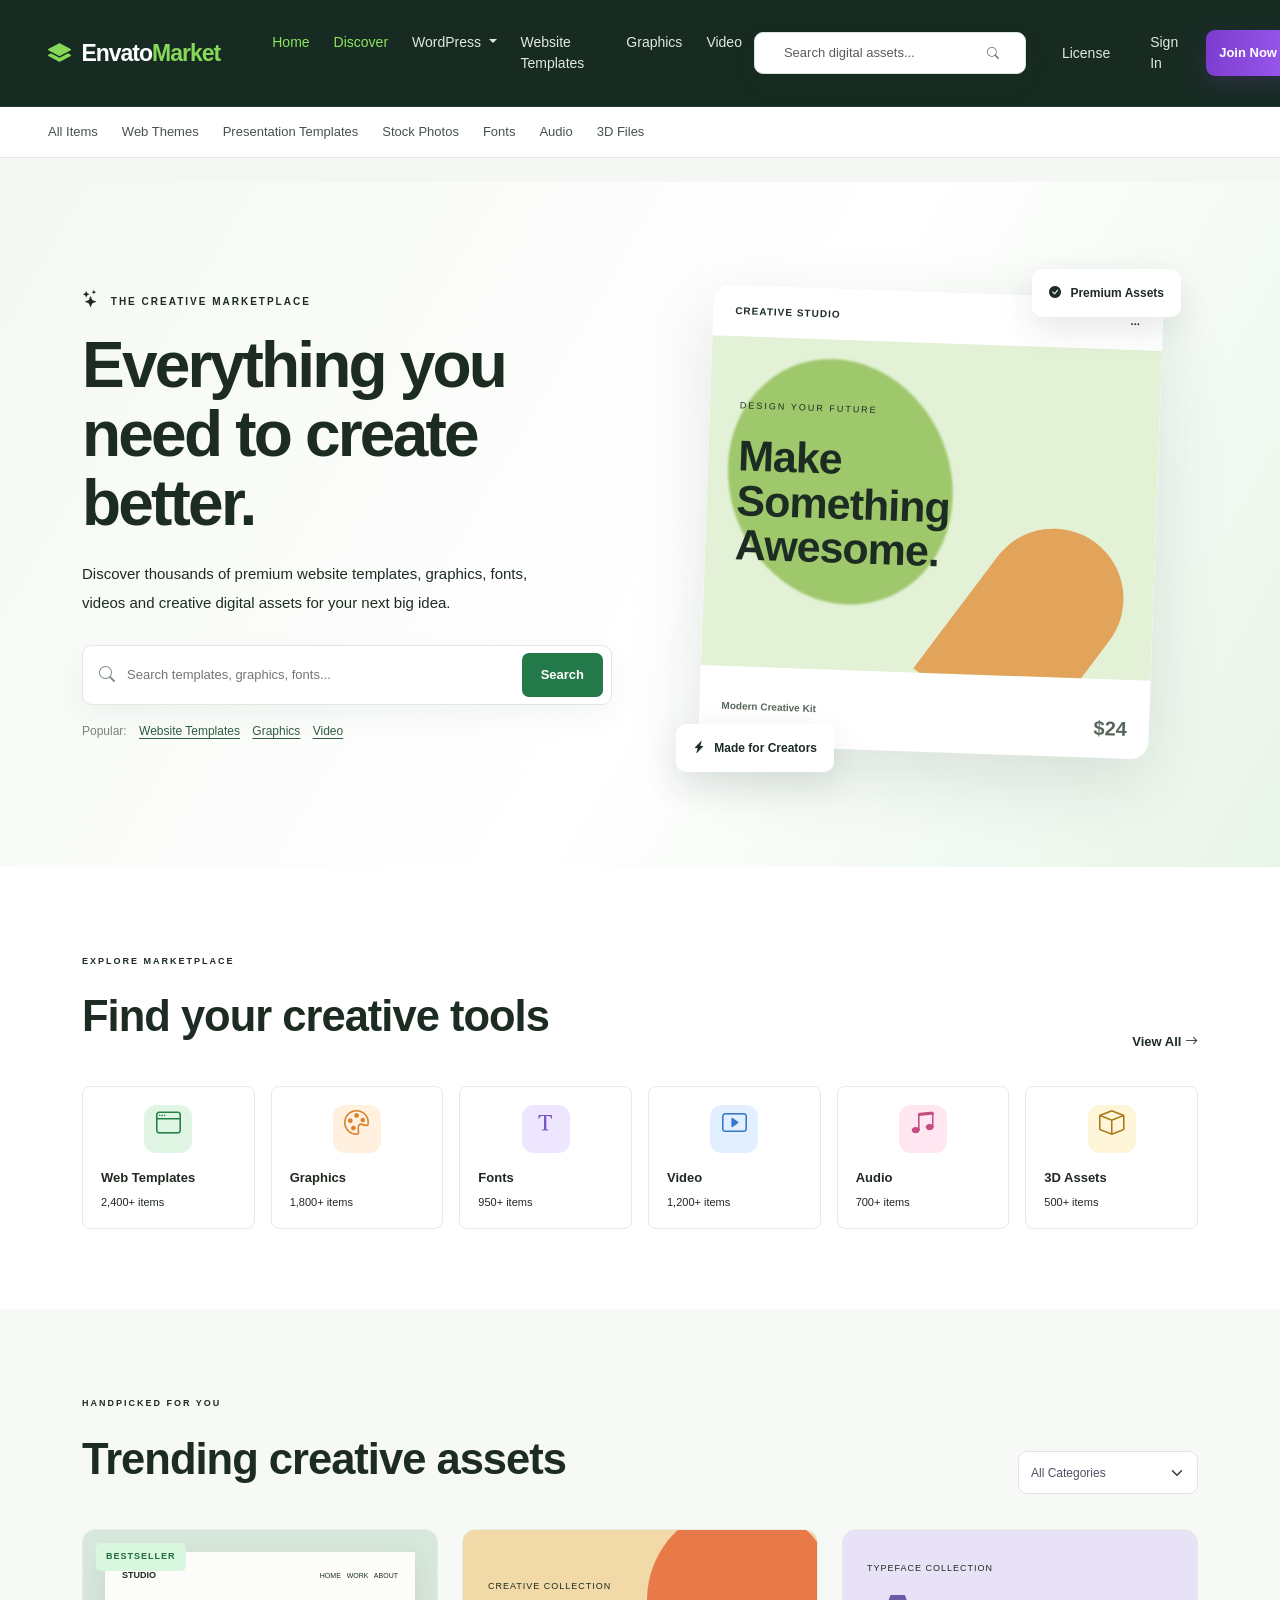
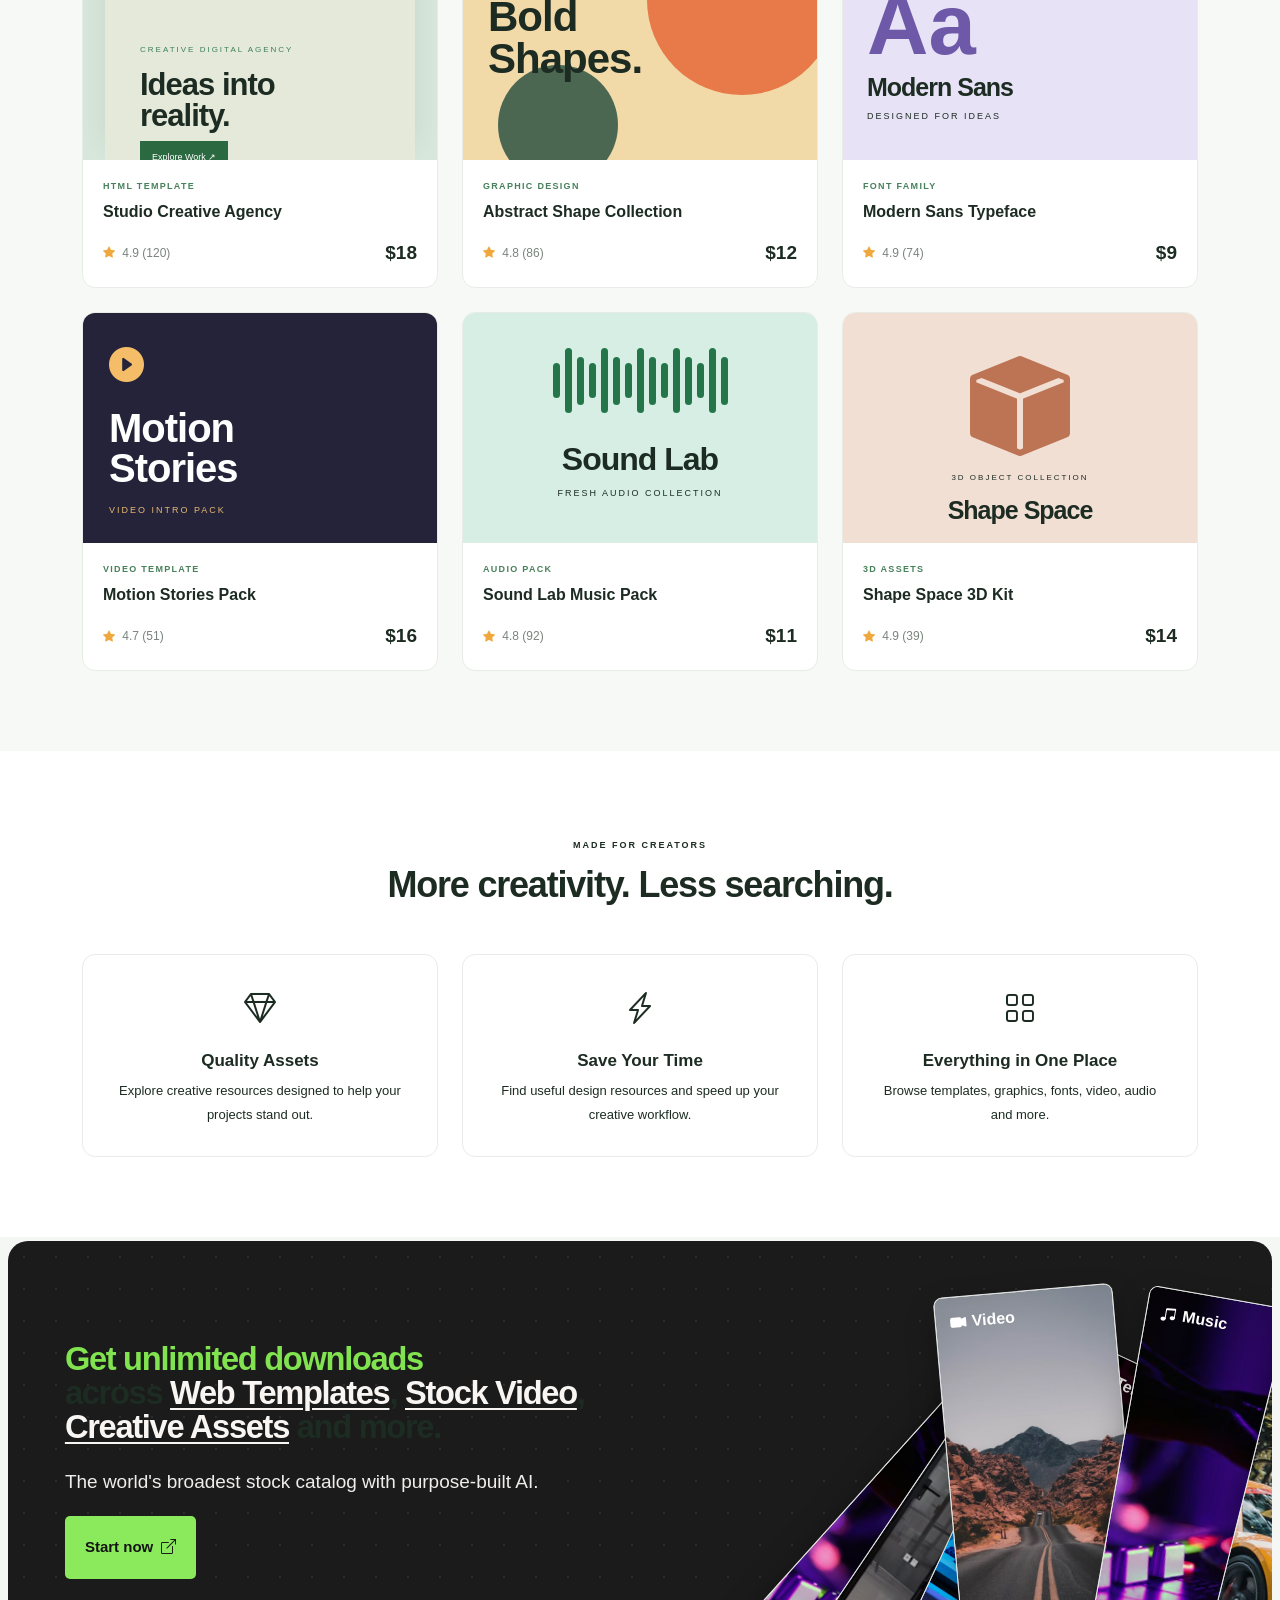
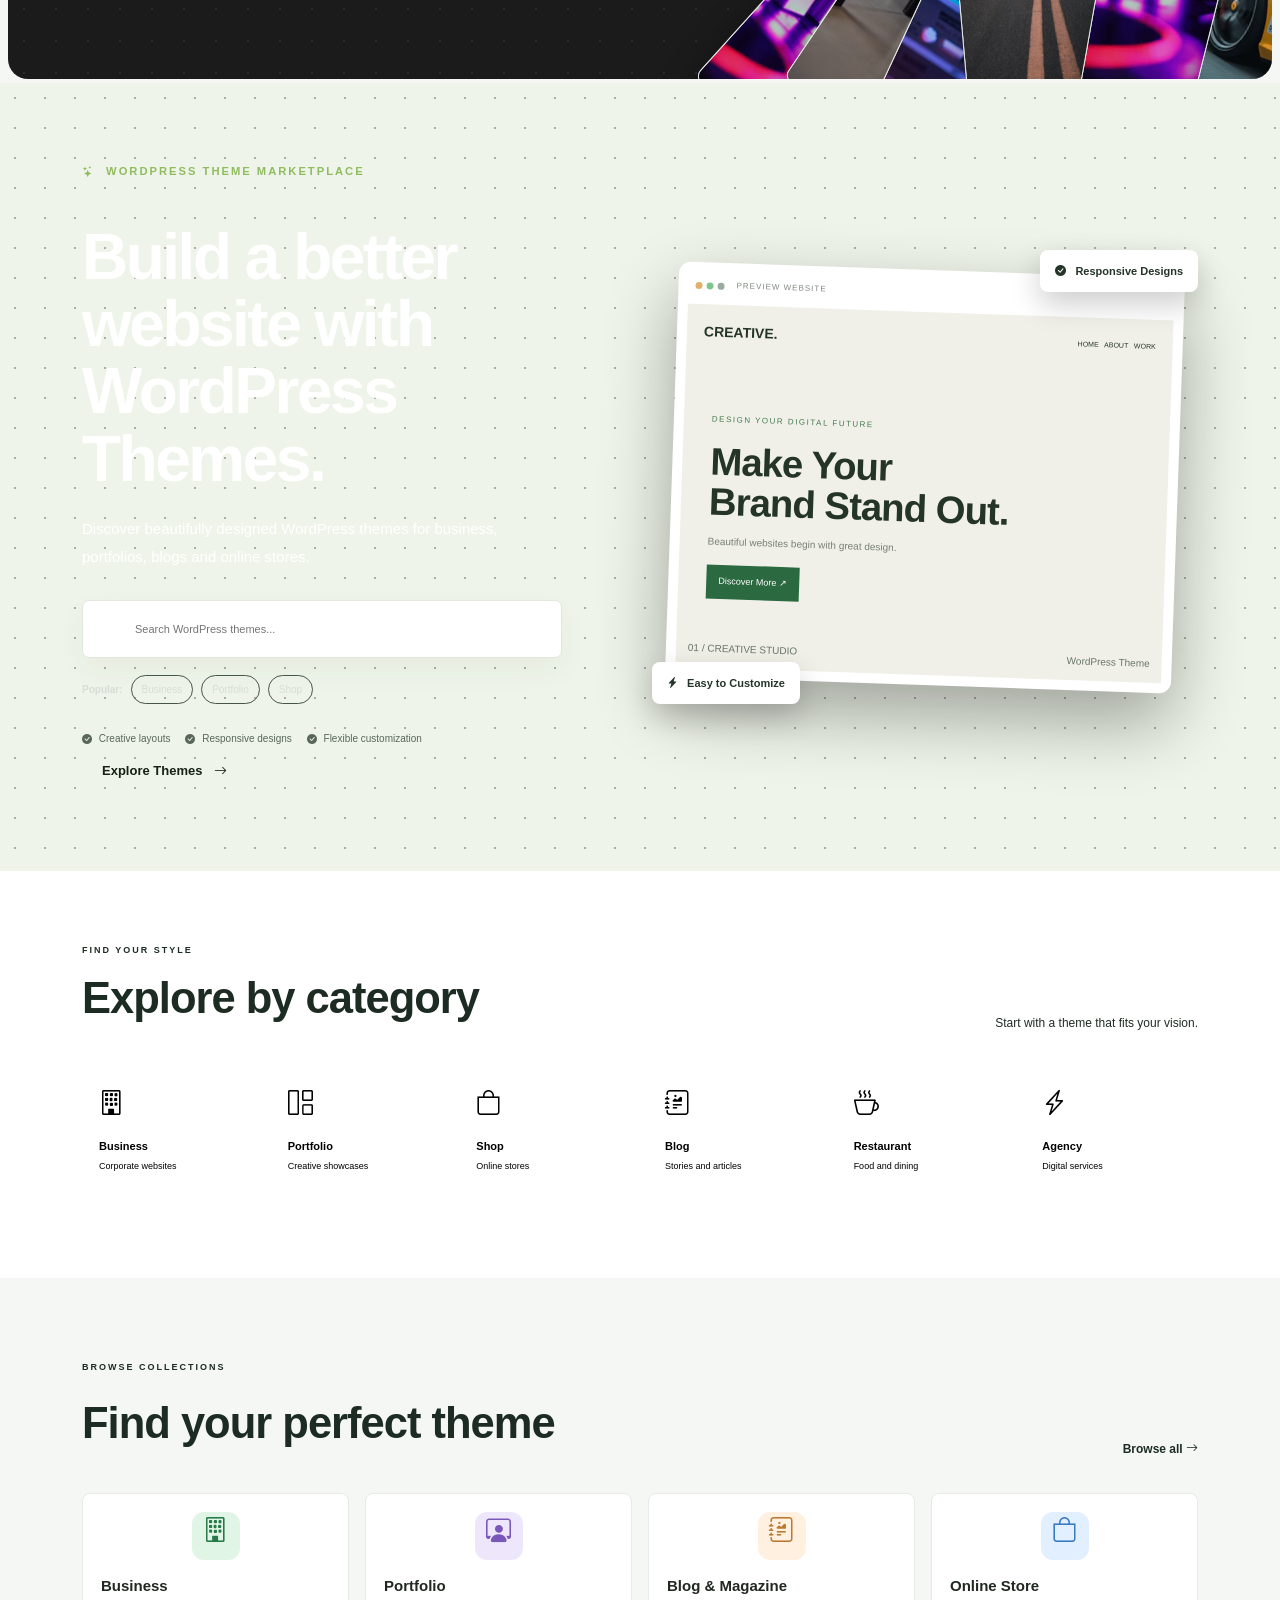
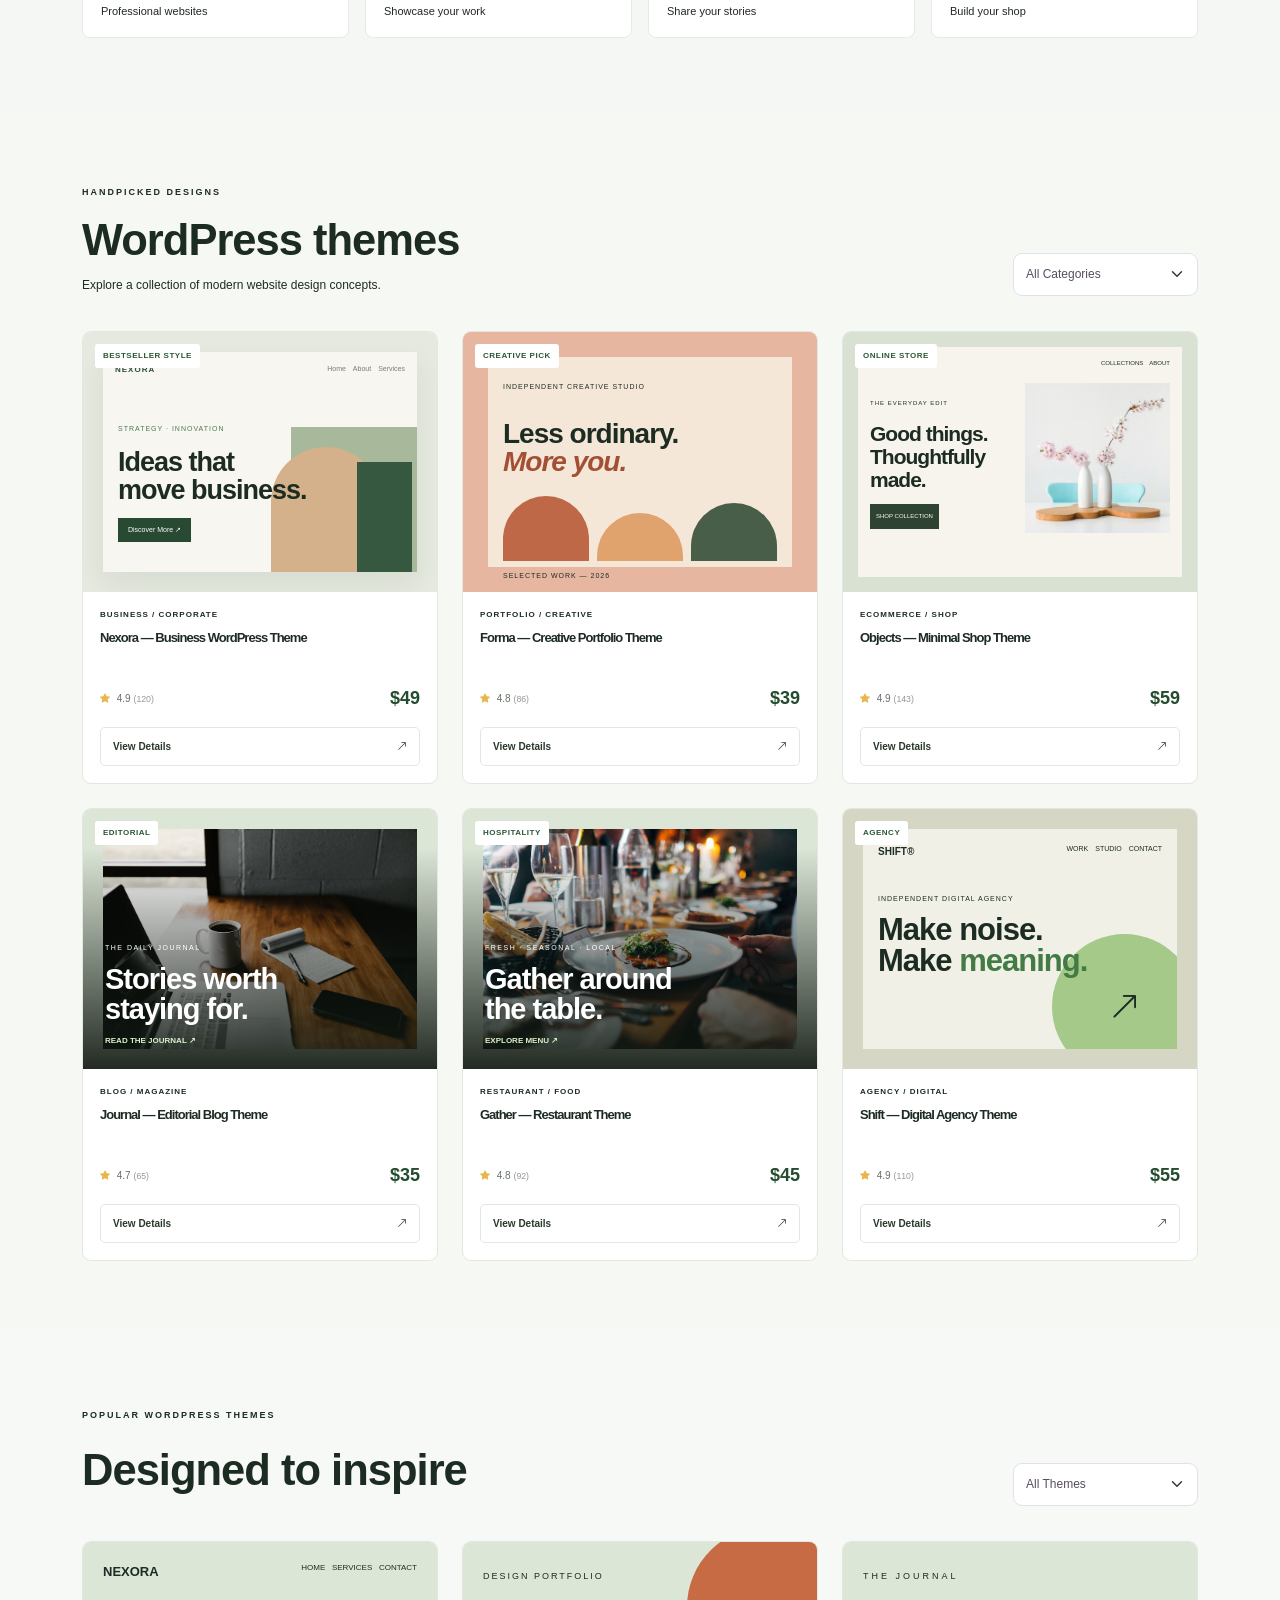
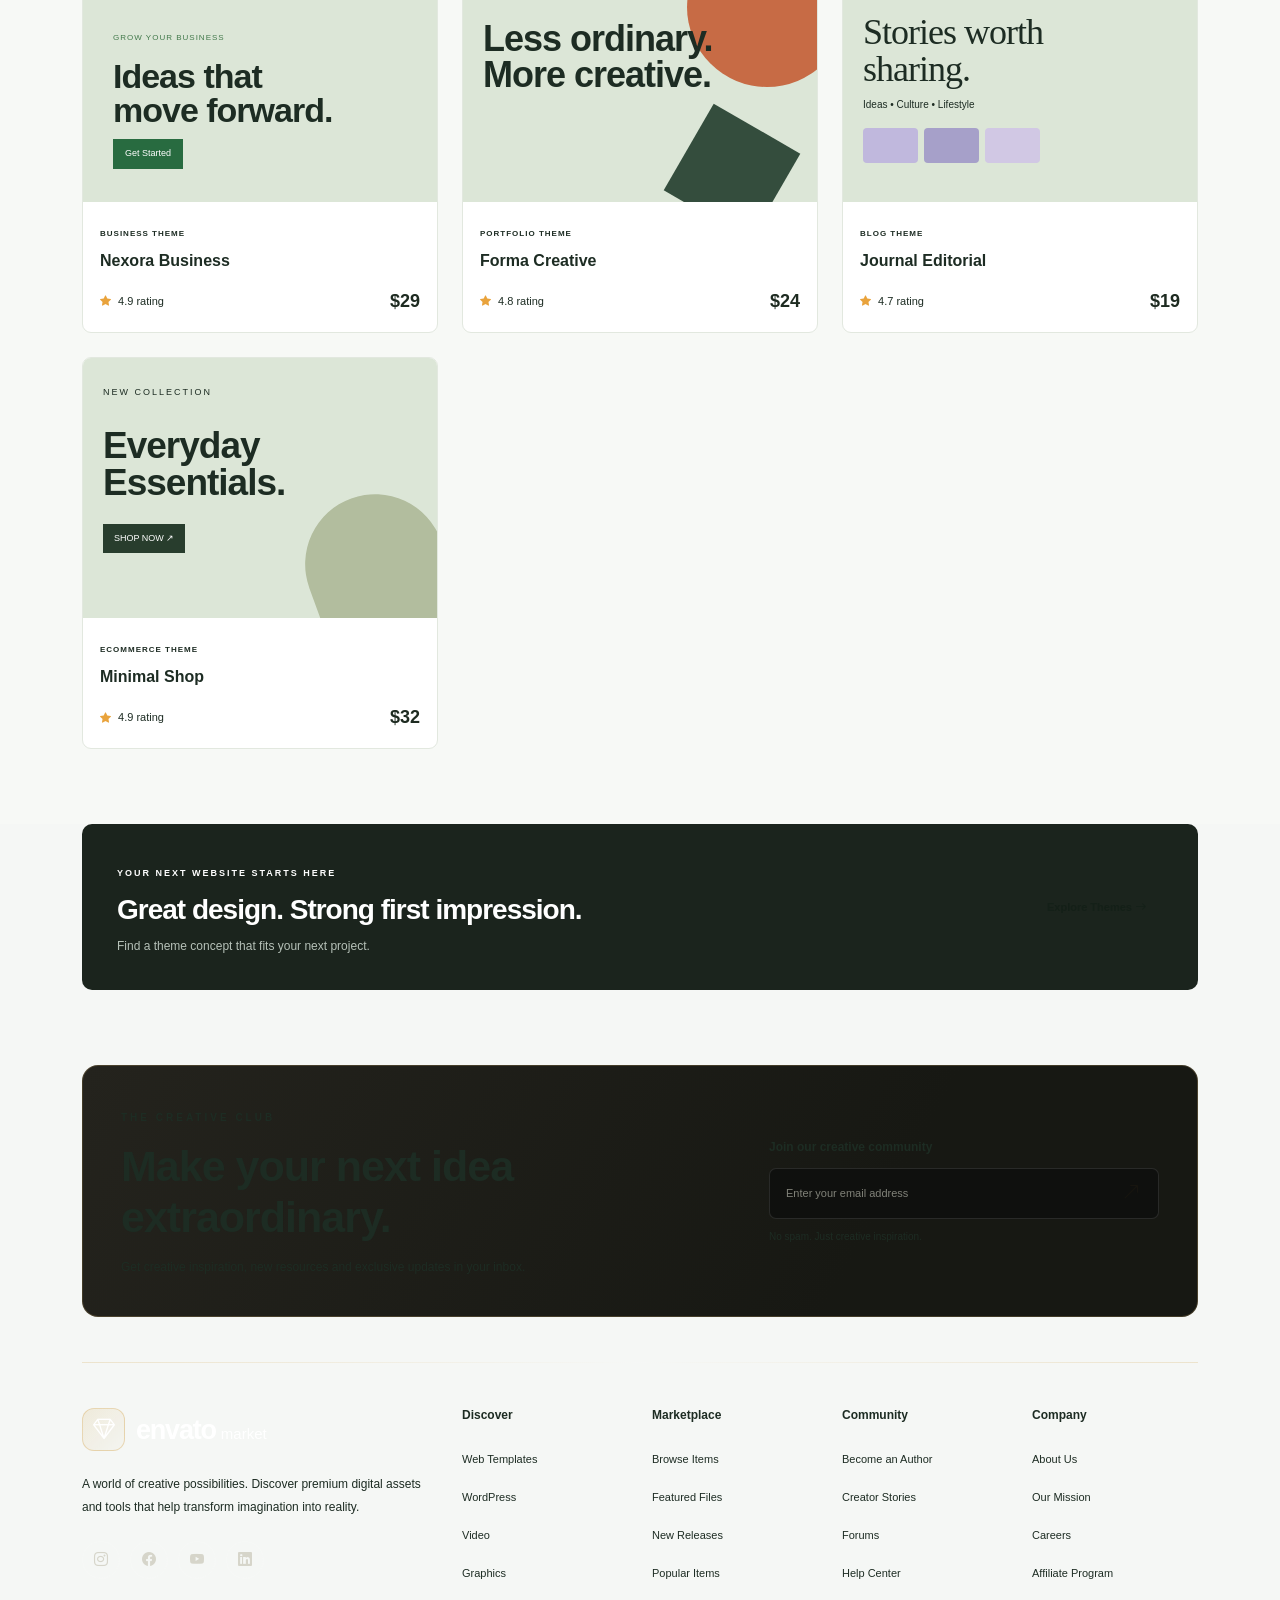
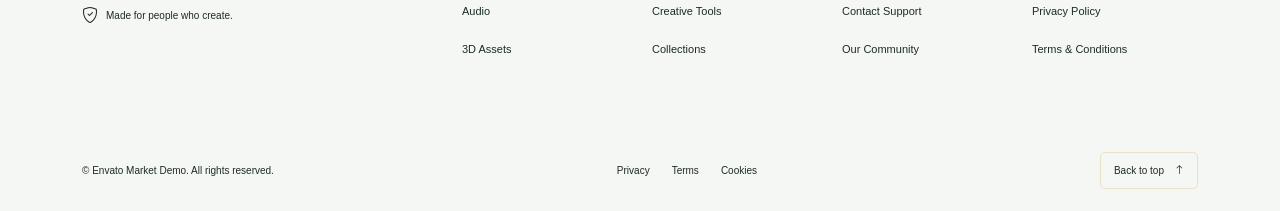
<file: WordPress.html>
<!DOCTYPE html>
<html lang="en">

<head>
    <meta charset="UTF-8">
    <meta name="viewport" content="width=device-width, initial-scale=1.0">
    <title>Envato Market</title>
    <!-- Bootstrap CSS -->
    <link href="https://cdn.jsdelivr.net/npm/bootstrap@5.3.3/dist/css/bootstrap.min.css" rel="stylesheet">
    <link href="https://cdn.jsdelivr.net/npm/bootstrap-icons@1.11.3/font/bootstrap-icons.min.css" rel="stylesheet">

    <!-- Font Awesome -->
    <link rel="stylesheet" href="https://cdnjs.cloudflare.com/ajax/libs/font-awesome/6.5.2/css/all.min.css">

    <!-- Custom CSS -->
    <link rel="stylesheet" href="Envo.css">
</head>

<body>
    <!------------- Navigation BAR --------->
    <!-- Top Navigation -->
    <nav class="navbar navbar-expand-lg market-navbar">
        <div class="container-fluid px-lg-5">

            <!-- Logo -->
            <a class="navbar-brand market-logo" href="#">
                <i class="bi bi-layers-fill"></i>
                Envato<span>Market</span>
            </a>

            <!-- Mobile Toggle -->
            <button class="navbar-toggler" type="button" data-bs-toggle="collapse" data-bs-target="#mainNavbar"
                aria-controls="mainNavbar" aria-expanded="false" aria-label="Toggle navigation">
                <span class="navbar-toggler-icon"></span>
            </button>

            <!-- Navigation Links -->
            <div class="collapse navbar-collapse" id="mainNavbar">

                <ul class="navbar-nav ms-lg-4 me-auto mb-3 mb-lg-0">
                    <li class="nav-item">
                        <a class="nav-link active" href="Home.html">Home</a>
                    </li>

                    <li class="nav-item">
                        <a class="nav-link active" href="Discover.html">Discover</a>
                    </li>

                    <li class="nav-item dropdown">
                        <a class="nav-link dropdown-toggle" href="WordPress.html" role="button"
                            data-bs-toggle="dropdown" aria-expanded="false">
                            WordPress
                        </a>
                        <ul class="dropdown-menu">
                            <li><a class="dropdown-item" href="WordPress-Theam.html">WordPress Themes</a></li>
                            <li><a class="dropdown-item" href="Plugins.html">Plugins</a></li>
                            <li><a class="dropdown-item" href="Template-Kits.html">Template Kits</a></li>
                        </ul>
                    </li>

                    <li class="nav-item">
                        <a class="nav-link" href="Website-Template.html">Website Templates</a>
                    </li>

                    <li class="nav-item">
                        <a class="nav-link" href="Graphics.html">Graphics</a>
                    </li>

                    <li class="nav-item">
                        <a class="nav-link" href="Video.html">Video</a>
                    </li>
                </ul>

                <!-- Search -->
                <form class="search-box d-flex my-3 my-lg-0" id="searchForm" role="search">
                    <input class="form-control" type="search" id="searchInput" placeholder="Search digital assets..."
                        aria-label="Search digital assets">
                    <button type="submit" aria-label="Search">
                        <i class="bi bi-search"></i>
                    </button>
                </form>

                <!-- Right Side -->
                <div class="nav-actions d-flex align-items-center gap-3 ms-lg-4">
                    <a href="License.html" class="nav-link">License</a>
                    <a href="Sigfn-In.html" class="nav-link">Sign In</a>
                    <a href="Join-Now.html" class="join-btn">Join Now</a>
                </div>

            </div>
        </div>
    </nav>

    <!-- Small Category Bar -->
    <div class="category-bar">
        <div class="container-fluid px-lg-5">
            <div class="d-flex flex-wrap gap-4">
                <a href="All-Iteam.html">All Items</a>
                <a href="Web-Themes.html">Web Themes</a>
                <a href="Presentation-Templates.html">Presentation Templates</a>
                <a href="Stock-Photoes.html">Stock Photos</a>
                <a href="Fonts.html">Fonts</a>
                <a href="Audio.html">Audio</a>
                <a href="3D-Files.html">3D Files</a>
            </div>
        </div>
    </div>

    <!-- Demo Search Message -->
    <div class="container mt-4">
        <p id="searchMessage" class="search-message" aria-live="polite"></p>
    </div>

    <!------------- Home Bar section ------------->

    <section class="hero-section" id="home">
        <div class="container">
            <div class="row align-items-center g-5">
                <div class="col-lg-6">
                    <span class="hero-label"><i class="bi bi-stars"></i> THE CREATIVE MARKETPLACE</span>

                    <h1>Everything you need to <span>create better.</span></h1>

                    <p class="hero-description">
                        Discover thousands of premium website templates, graphics,
                        fonts, videos and creative digital assets for your next big idea.
                    </p>

                    <form class="hero-search" id="searchForm">
                        <i class="bi bi-search"></i>
                        <input type="search" id="searchInput" placeholder="Search templates, graphics, fonts..."
                            aria-label="Search digital assets">
                        <button type="submit">Search</button>
                    </form>

                    <p class="popular-text">
                        Popular:
                        <a href="Website-Template.html" data-search="website">Website Templates</a>
                        <a href="Graphics.html" data-search="graphics">Graphics</a>
                        <a href="Vieo.html" data-search="video">Video</a>
                    </p>
                </div>

                <div class="col-lg-6">
                    <div class="hero-visual">
                        <div class="floating-tag tag-one"><i class="bi bi-check-circle-fill"></i> Premium Assets</div>

                        <div class="visual-main">
                            <div class="visual-top">
                                <span>CREATIVE STUDIO</span>
                                <i class="bi bi-three-dots"></i>
                            </div>
                            <div class="visual-art">
                                <div class="art-circle"></div>
                                <div class="art-text">
                                    <small>DESIGN YOUR FUTURE</small>
                                    <h2>Make<br>Something<br>Awesome.</h2>
                                </div>
                                <div class="art-block"></div>
                            </div>
                            <div class="visual-bottom">
                                <span>Modern Creative Kit</span>
                                <span class="price">$24</span>
                            </div>
                        </div>

                        <div class="floating-tag tag-two">
                            <i class="bi bi-lightning-charge-fill"></i> Made for Creators
                        </div>
                    </div>
                </div>
            </div>
        </div>
    </section>

    <!-- CATEGORY SECTION -->
    <section class="category-section" id="categories">
        <div class="container">
            <div class="section-heading">
                <div>
                    <span class="section-label">EXPLORE MARKETPLACE</span>
                    <h2>Find your creative tools</h2>
                </div>
                <a href="products.html" class="view-link">View All <i class="bi bi-arrow-right"></i></a>
            </div>

            <div class="row g-3">
                <div class="col-6 col-md-4 col-lg-2">
                    <a href="products.html" class="category-card" data-category="Website Templates">
                        <div class="category-icon icon-green"><i class="bi bi-window"></i></div>
                        <h6>Web Templates</h6>
                        <p>2,400+ items</p>
                    </a>
                </div>
                <div class="col-6 col-md-4 col-lg-2">
                    <a href="products.html" class="category-card" data-category="Graphics">
                        <div class="category-icon icon-orange"><i class="bi bi-palette"></i></div>
                        <h6>Graphics</h6>
                        <p>1,800+ items</p>
                    </a>
                </div>
                <div class="col-6 col-md-4 col-lg-2">
                    <a href="products.html" class="category-card" data-category="Fonts">
                        <div class="category-icon icon-purple"><i class="bi bi-fonts"></i></div>
                        <h6>Fonts</h6>
                        <p>950+ items</p>
                    </a>
                </div>
                <div class="col-6 col-md-4 col-lg-2">
                    <a href="products.html" class="category-card" data-category="Video">
                        <div class="category-icon icon-blue"><i class="bi bi-play-btn"></i></div>
                        <h6>Video</h6>
                        <p>1,200+ items</p>
                    </a>
                </div>
                <div class="col-6 col-md-4 col-lg-2">
                    <a href="products.html" class="category-card" data-category="Audio">
                        <div class="category-icon icon-pink"><i class="bi bi-music-note-beamed"></i></div>
                        <h6>Audio</h6>
                        <p>700+ items</p>
                    </a>
                </div>
                <div class="col-6 col-md-4 col-lg-2">
                    <a href="products.html" class="category-card" data-category="3D">
                        <div class="category-icon icon-yellow"><i class="bi bi-box"></i></div>
                        <h6>3D Assets</h6>
                        <p>500+ items</p>
                    </a>
                </div>
            </div>
        </div>
    </section>

    <!-- FEATURED PRODUCTS -->
    <section class="products-section" id="products">
        <div class="container">
            <div class="section-heading">
                <div>
                    <span class="section-label">HANDPICKED FOR YOU</span>
                    <h2>Trending creative assets</h2>
                </div>
                <select id="categoryFilter" class="form-select filter-select" aria-label="Filter products">
                    <option value="all">All Categories</option>
                    <option value="Website Templates">Web Templates</option>
                    <option value="Graphics">Graphics</option>
                    <option value="Fonts">Fonts</option>
                    <option value="Video">Video</option>
                    <option value="Audio">Audio</option>
                    <option value="3D">3D Assets</option>
                </select>
            </div>

            <div class="row g-4" id="productGrid">

                <div class="col-md-6 col-lg-4 product-item" data-category="Website Templates">
                    <div class="product-card">
                        <div class="product-image product-web">
                            <span class="product-badge">BESTSELLER</span>
                            <div class="web-preview">
                                <div class="preview-nav">STUDIO <span>HOME &nbsp; WORK &nbsp; ABOUT</span></div>
                                <div class="preview-content"><small>CREATIVE DIGITAL AGENCY</small>
                                    <h3>Ideas into<br>reality.</h3>
                                    <div class="preview-button">Explore Work ↗</div>
                                </div>
                            </div>
                        </div>
                        <div class="product-info">
                            <div class="product-type">HTML TEMPLATE</div>
                            <h5>Studio Creative Agency</h5>
                            <div class="product-bottom"><span><i class="bi bi-star-fill"></i> 4.9
                                    (120)</span><strong>$18</strong></div>
                        </div>
                    </div>
                </div>

                <div class="col-md-6 col-lg-4 product-item" data-category="Graphics">
                    <div class="product-card">
                        <div class="product-image product-graphic">
                            <div class="graphic-shape shape-a"></div>
                            <div class="graphic-shape shape-b"></div>
                            <div class="graphic-copy"><small>CREATIVE COLLECTION</small>
                                <h2>Bold<br>Shapes.</h2>
                            </div>
                        </div>
                        <div class="product-info">
                            <div class="product-type">GRAPHIC DESIGN</div>
                            <h5>Abstract Shape Collection</h5>
                            <div class="product-bottom"><span><i class="bi bi-star-fill"></i> 4.8
                                    (86)</span><strong>$12</strong></div>
                        </div>
                    </div>
                </div>

                <div class="col-md-6 col-lg-4 product-item" data-category="Fonts">
                    <div class="product-card">
                        <div class="product-image product-font">
                            <small>TYPEFACE COLLECTION</small>
                            <div class="font-big">Aa</div>
                            <h2>Modern Sans</h2>
                            <p>DESIGNED FOR IDEAS</p>
                        </div>
                        <div class="product-info">
                            <div class="product-type">FONT FAMILY</div>
                            <h5>Modern Sans Typeface</h5>
                            <div class="product-bottom"><span><i class="bi bi-star-fill"></i> 4.9
                                    (74)</span><strong>$9</strong></div>
                        </div>
                    </div>
                </div>

                <div class="col-md-6 col-lg-4 product-item" data-category="Video">
                    <div class="product-card">
                        <div class="product-image product-video">
                            <i class="bi bi-play-circle-fill"></i>
                            <h2>Motion<br>Stories</h2>
                            <small>VIDEO INTRO PACK</small>
                        </div>
                        <div class="product-info">
                            <div class="product-type">VIDEO TEMPLATE</div>
                            <h5>Motion Stories Pack</h5>
                            <div class="product-bottom"><span><i class="bi bi-star-fill"></i> 4.7
                                    (51)</span><strong>$16</strong></div>
                        </div>
                    </div>
                </div>

                <div class="col-md-6 col-lg-4 product-item" data-category="Audio">
                    <div class="product-card">
                        <div class="product-image product-audio">
                            <div class="sound-bars">
                                <span></span><span></span><span></span><span></span><span></span><span></span><span></span><span></span><span></span><span></span><span></span><span></span><span></span><span></span><span></span>
                            </div>
                            <h2>Sound Lab</h2>
                            <p>FRESH AUDIO COLLECTION</p>
                        </div>
                        <div class="product-info">
                            <div class="product-type">AUDIO PACK</div>
                            <h5>Sound Lab Music Pack</h5>
                            <div class="product-bottom"><span><i class="bi bi-star-fill"></i> 4.8
                                    (92)</span><strong>$11</strong></div>
                        </div>
                    </div>
                </div>

                <div class="col-md-6 col-lg-4 product-item" data-category="3D">
                    <div class="product-card">
                        <div class="product-image product-3d">
                            <div class="cube-shape"><i class="bi bi-box-fill"></i></div>
                            <small>3D OBJECT COLLECTION</small>
                            <h2>Shape Space</h2>
                        </div>
                        <div class="product-info">
                            <div class="product-type">3D ASSETS</div>
                            <h5>Shape Space 3D Kit</h5>
                            <div class="product-bottom"><span><i class="bi bi-star-fill"></i> 4.9
                                    (39)</span><strong>$14</strong></div>
                        </div>
                    </div>
                </div>

            </div>

            <p id="emptyMessage" class="text-center mt-4 d-none">No products found in this category.</p>
        </div>
    </section>

    <!-- WHY CHOOSE US -->
    <section class="features-section" id="features">
        <div class="container">
            <div class="text-center mb-5">
                <span class="section-label">MADE FOR CREATORS</span>
                <h2>More creativity. Less searching.</h2>
            </div>
            <div class="row g-4">
                <div class="col-md-4">
                    <div class="feature-card">
                        <i class="bi bi-gem"></i>
                        <h5>Quality Assets</h5>
                        <p>Explore creative resources designed to help your projects stand out.</p>
                    </div>
                </div>
                <div class="col-md-4">
                    <div class="feature-card">
                        <i class="bi bi-lightning-charge"></i>
                        <h5>Save Your Time</h5>
                        <p>Find useful design resources and speed up your creative workflow.</p>
                    </div>
                </div>
                <div class="col-md-4">
                    <div class="feature-card">
                        <i class="bi bi-grid"></i>
                        <h5>Everything in One Place</h5>
                        <p>Browse templates, graphics, fonts, video, audio and more.</p>
                    </div>
                </div>
            </div>
        </div>
    </section>

    <!-- Creative Market Hero -->
    <main class="container-fluid hero-wrapper">
        <section class="hero-banner">

            <!-- Background dots -->
            <div class="dot-pattern"></div>

            <!-- Left content -->
            <div class="hero-content">
                <h1>
                    <span class="green-text">Get unlimited downloads</span><br>
                    across <a href="assets.html">Web Templates</a>,
                    <a href="assets.html">Stock Video</a>,<br class="desktop-break">
                    <a href="assets.html">Creative Assets</a> and more.
                </h1>

                <p>The world's broadest stock catalog with purpose-built AI.</p>

                <a href="assets.html" class="start-btn">
                    Start now <i class="bi bi-box-arrow-up-right"></i>
                </a>
            </div>

            <!-- Right image cards -->
            <div class="cards-area" id="assets">

                <div class="asset-card sound-card">
                    <div class="card-label"><i class="bi bi-volume-up-fill"></i> Sound Effects</div>
                    <div class="card-image"></div>
                </div>

                <div class="asset-card web-card">
                    <div class="card-label"><i class="bi bi-globe"></i> Web Templates</div>
                    <div class="card-image"></div>
                </div>

                <div class="asset-card video-template-card">
                    <div class="card-label"><i class="bi bi-camera-video-fill"></i> Video Templates</div>
                    <div class="card-image"></div>
                </div>

                <div class="asset-card video-card">
                    <div class="card-label"><i class="bi bi-camera-video-fill"></i> Video</div>
                    <div class="card-image"></div>
                </div>

                <div class="asset-card music-card">
                    <div class="card-label"><i class="bi bi-music-note-beamed"></i> Music</div>
                    <div class="card-image"></div>
                </div>

                <div class="asset-card ai-card">
                    <div class="card-label"><i class="bi bi-stars"></i> AI Tools</div>
                    <div class="card-image"></div>
                </div>

            </div>
        </section>
    </main>

    <!------------- WordPress Bar --------------->
    <!-- HERO SECTION -->
    <section class="wp-hero" id="home">
        <div class="hero-dots"></div>

        <div class="container position-relative">
            <div class="row align-items-center gy-5">
                <div class="col-lg-6">
                    <span class="eyebrow"><i class="bi bi-stars"></i> WORDPRESS THEME MARKETPLACE</span>

                    <h1>
                        Build a better website with
                        <span>WordPress Themes.</span>
                    </h1>

                    <p class="hero-description">
                        Discover beautifully designed WordPress themes for business,
                        portfolios, blogs and online stores.
                    </p>

                    <form class="theme-search" id="searchForm">
                        <i class="bi bi-search"></i>
                        <input type="search" id="searchInput" placeholder="Search WordPress themes..."
                            aria-label="Search themes">
                        <button type="submit">Search</button>
                    </form>

                    <div class="popular-searches">
                        <span>Popular:</span>
                        <button type="button" data-search="business">Business</button>
                        <button type="button" data-search="portfolio">Portfolio</button>
                        <button type="button" data-search="shop">Shop</button>
                    </div>

                    <div class="hero-benefits">
                        <div><i class="bi bi-check-circle-fill"></i> Creative layouts</div>
                        <div><i class="bi bi-check-circle-fill"></i> Responsive designs</div>
                        <div><i class="bi bi-check-circle-fill"></i> Flexible customization</div>
                    </div>


                    <a href="themes.html" class="explore-btn">
                        Explore Themes <i class="bi bi-arrow-right"></i>
                    </a>
                </div>

                <div class="col-lg-6">

                    <div class="theme-showcase">
                        <div class="floating-badge badge-top">
                            <i class="bi bi-check-circle-fill"></i> Responsive Designs
                        </div>

                        <div class="theme-window">
                            <div class="window-header">
                                <div class="window-dots"><i></i><i></i><i></i></div>
                                <span>PREVIEW WEBSITE</span>
                            </div>

                            <div class="preview-site">
                                <div class="preview-nav">
                                    <strong>CREATIVE.</strong>
                                    <span>HOME &nbsp; ABOUT &nbsp; WORK</span>
                                </div>
                                <div class="preview-hero">
                                    <small>DESIGN YOUR DIGITAL FUTURE</small>
                                    <h2>Make Your<br>Brand Stand Out.</h2>
                                    <p>Beautiful websites begin with great design.</p>
                                    <span class="preview-button">Discover More ↗</span>
                                </div>
                                <div class="preview-bottom">
                                    <span>01 / CREATIVE STUDIO</span>
                                    <span>WordPress Theme</span>
                                </div>
                            </div>
                        </div>

                        <div class="floating-badge badge-bottom">
                            <i class="bi bi-lightning-charge-fill"></i> Easy to Customize
                        </div>
                    </div>
                </div>
            </div>
        </div>
    </section>

    <!-- CATEGORY SECTION -->
    <section class="wp-categories section-padding" id="categories">
        <div class="container">
            <div class="section-heading">
                <div>
                    <span class="section-kicker">FIND YOUR STYLE</span>
                    <h2>Explore by category</h2>
                </div>
                <p>Start with a theme that fits your vision.</p>
            </div>

            <div class="row g-3">
                <div class="col-6 col-md-4 col-lg-2">
                    <button class="category-box" data-category="Business">
                        <i class="bi bi-building"></i>
                        <strong>Business</strong>
                        <small>Corporate websites</small>
                    </button>
                </div>

                <div class="col-6 col-md-4 col-lg-2">
                    <button class="category-box" data-category="Portfolio">
                        <i class="bi bi-grid-1x2"></i>
                        <strong>Portfolio</strong>
                        <small>Creative showcases</small>
                    </button>
                </div>

                <div class="col-6 col-md-4 col-lg-2">
                    <button class="category-box" data-category="Shop">
                        <i class="bi bi-bag"></i>
                        <strong>Shop</strong>
                        <small>Online stores</small>
                    </button>
                </div>

                <div class="col-6 col-md-4 col-lg-2">
                    <button class="category-box" data-category="Blog">
                        <i class="bi bi-journal-richtext"></i>
                        <strong>Blog</strong>
                        <small>Stories and articles</small>
                    </button>
                </div>

                <div class="col-6 col-md-4 col-lg-2">
                    <button class="category-box" data-category="Restaurant">
                        <i class="bi bi-cup-hot"></i>
                        <strong>Restaurant</strong>
                        <small>Food and dining</small>
                    </button>
                </div>

                <div class="col-6 col-md-4 col-lg-2">
                    <button class="category-box" data-category="Agency">
                        <i class="bi bi-lightning-charge"></i>
                        <strong>Agency</strong>
                        <small>Digital services</small>
                    </button>
                </div>
            </div>
        </div>
    </section>

    <!-- THEME CATEGORIES -->
    <section class="categories-section" id="features">
        <div class="container">
            <div class="section-heading">
                <div>
                    <span class="section-label">BROWSE COLLECTIONS</span>
                    <h2>Find your perfect theme</h2>
                </div>
                <a href="themes.html" class="text-link">Browse all <i class="bi bi-arrow-right"></i></a>
            </div>

            <div class="row g-3">
                <div class="col-6 col-md-3">
                    <a href="themes.html" class="category-card" data-category="business">
                        <span class="category-icon green"><i class="bi bi-building"></i></span>
                        <h5>Business</h5>
                        <p>Professional websites</p>
                    </a>
                </div>
                <div class="col-6 col-md-3">
                    <a href="themes.html" class="category-card" data-category="portfolio">
                        <span class="category-icon purple"><i class="bi bi-person-workspace"></i></span>
                        <h5>Portfolio</h5>
                        <p>Showcase your work</p>
                    </a>
                </div>
                <div class="col-6 col-md-3">
                    <a href="themes.html" class="category-card" data-category="blog">
                        <span class="category-icon orange"><i class="bi bi-journal-richtext"></i></span>
                        <h5>Blog & Magazine</h5>
                        <p>Share your stories</p>
                    </a>
                </div>
                <div class="col-6 col-md-3">
                    <a href="themes.html" class="category-card" data-category="shop">
                        <span class="category-icon blue"><i class="bi bi-bag"></i></span>
                        <h5>Online Store</h5>
                        <p>Build your shop</p>
                    </a>
                </div>
            </div>
        </div>
    </section>

    <!-- THEMES PRODUCT GRID -->
    <section class="wp-themes section-padding" id="themes">
        <div class="container" id="featured">
            <div class="section-heading themes-heading">
                <div>
                    <span class="section-kicker">HANDPICKED DESIGNS</span>
                    <h2>WordPress themes</h2>
                    <p>Explore a collection of modern website design concepts.</p>
                </div>

                <select class="form-select theme-filter" id="themeFilter" aria-label="Filter themes">
                    <option value="all">All Categories</option>
                    <option value="Business">Business</option>
                    <option value="Portfolio">Portfolio</option>
                    <option value="Shop">Shop</option>
                    <option value="Blog">Blog</option>
                    <option value="Restaurant">Restaurant</option>
                    <option value="Agency">Agency</option>
                </select>
            </div>

            <div class="row g-4" id="themeGrid">

                <!-- Theme 1 -->
                <div class="col-md-6 col-lg-4 theme-item" data-category="Business">
                    <article class="theme-card">
                        <div class="theme-image image-business">
                            <div class="demo-browser">
                                <div class="demo-top"><b>NEXORA</b><span>Home　About　Services</span></div>
                                <div class="demo-business-content">
                                    <small>STRATEGY · INNOVATION</small>
                                    <h3>Ideas that<br>move business.</h3>
                                    <span class="demo-cta">Discover More ↗</span>
                                </div>
                                <div class="demo-business-art"><span></span><i></i></div>
                            </div>
                            <span class="theme-badge">BESTSELLER STYLE</span>
                            <button class="quick-preview" data-title="Nexora Business Theme">
                                <i class="bi bi-eye"></i> Quick Preview
                            </button>
                        </div>
                        <div class="theme-info">
                            <div class="theme-type">BUSINESS / CORPORATE</div>
                            <h3>Nexora — Business WordPress Theme</h3>
                            <div class="theme-rating"><span><i class="bi bi-star-fill"></i> 4.9
                                    <small>(120)</small></span><strong>$49</strong></div>
                            <button class="details-btn" data-title="Nexora Business WordPress Theme">View Details <i
                                    class="bi bi-arrow-up-right"></i></button>
                        </div>
                    </article>
                </div>

                <!-- Theme 2 -->
                <div class="col-md-6 col-lg-4 theme-item" data-category="Portfolio">
                    <article class="theme-card">
                        <div class="theme-image image-portfolio">
                            <div class="portfolio-demo">
                                <small>INDEPENDENT CREATIVE STUDIO</small>
                                <h3>Less ordinary.<br><em>More you.</em></h3>
                                <div class="portfolio-shapes"><span></span><span></span><span></span></div>
                                <p>SELECTED WORK — 2026</p>
                            </div>
                            <span class="theme-badge">CREATIVE PICK</span>
                            <button class="quick-preview" data-title="Forma Portfolio Theme"><i class="bi bi-eye"></i>
                                Quick Preview</button>
                        </div>
                        <div class="theme-info">
                            <div class="theme-type">PORTFOLIO / CREATIVE</div>
                            <h3>Forma — Creative Portfolio Theme</h3>
                            <div class="theme-rating"><span><i class="bi bi-star-fill"></i> 4.8
                                    <small>(86)</small></span><strong>$39</strong></div>
                            <button class="details-btn" data-title="Forma Creative Portfolio Theme">View Details <i
                                    class="bi bi-arrow-up-right"></i></button>
                        </div>
                    </article>
                </div>

                <!-- Theme 3 -->
                <div class="col-md-6 col-lg-4 theme-item" data-category="Shop">
                    <article class="theme-card">
                        <div class="theme-image image-shop">
                            <div class="shop-demo">
                                <div class="shop-demo-nav">OBJECTS <span>COLLECTIONS　ABOUT</span></div>
                                <div class="shop-demo-body">
                                    <div><small>THE EVERYDAY EDIT</small>
                                        <h3>Good things.<br>Thoughtfully made.</h3><button type="button">SHOP
                                            COLLECTION</button>
                                    </div>
                                    <img src="./Assets/Minimal lifestyle product_flg.avif"
                                        alt="Minimal lifestyle product">
                                </div>
                            </div>
                            <span class="theme-badge">ONLINE STORE</span>
                            <button class="quick-preview" data-title="Forma Shop Theme"><i class="bi bi-eye"></i> Quick
                                Preview</button>
                        </div>
                        <div class="theme-info">
                            <div class="theme-type">ECOMMERCE / SHOP</div>
                            <h3>Objects — Minimal Shop Theme</h3>
                            <div class="theme-rating"><span><i class="bi bi-star-fill"></i> 4.9
                                    <small>(143)</small></span><strong>$59</strong></div>
                            <button class="details-btn" data-title="Objects Minimal Shop Theme">View Details <i
                                    class="bi bi-arrow-up-right"></i></button>
                        </div>
                    </article>
                </div>

                <!-- Theme 4 -->
                <div class="col-md-6 col-lg-4 theme-item" data-category="Blog">
                    <article class="theme-card">
                        <div class="theme-image image-blog">
                            <img src="./Assets/Editorial desk and notebook _flg.avif" alt="Editorial desk and notebook">
                            <div class="blog-overlay"><small>THE DAILY JOURNAL</small>
                                <h3>Stories worth<br>staying for.</h3><span>READ THE JOURNAL ↗</span>
                            </div>
                            <span class="theme-badge">EDITORIAL</span>
                            <button class="quick-preview" data-title="Journal Blog Theme"><i class="bi bi-eye"></i>
                                Quick Preview</button>
                        </div>
                        <div class="theme-info">
                            <div class="theme-type">BLOG / MAGAZINE</div>
                            <h3>Journal — Editorial Blog Theme</h3>
                            <div class="theme-rating"><span><i class="bi bi-star-fill"></i> 4.7
                                    <small>(65)</small></span><strong>$35</strong></div>
                            <button class="details-btn" data-title="Journal Editorial Blog Theme">View Details <i
                                    class="bi bi-arrow-up-right"></i></button>
                        </div>
                    </article>
                </div>

                <!-- Theme 5 -->
                <div class="col-md-6 col-lg-4 theme-item" data-category="Restaurant">
                    <article class="theme-card">
                        <div class="theme-image image-restaurant">
                            <img src="./Assets/Elegant restaurant dining_flg.avif" alt="Elegant restaurant dining">
                            <div class="restaurant-overlay"><small>FRESH · SEASONAL · LOCAL</small>
                                <h3>Gather around<br>the table.</h3><span>EXPLORE MENU ↗</span>
                            </div>
                            <span class="theme-badge">HOSPITALITY</span>
                            <button class="quick-preview" data-title="Gather Restaurant Theme"><i class="bi bi-eye"></i>
                                Quick Preview</button>
                        </div>
                        <div class="theme-info">
                            <div class="theme-type">RESTAURANT / FOOD</div>
                            <h3>Gather — Restaurant Theme</h3>
                            <div class="theme-rating"><span><i class="bi bi-star-fill"></i> 4.8
                                    <small>(92)</small></span><strong>$45</strong></div>
                            <button class="details-btn" data-title="Gather Restaurant Theme">View Details <i
                                    class="bi bi-arrow-up-right"></i></button>
                        </div>
                    </article>
                </div>

                <!-- Theme 6 -->
                <div class="col-md-6 col-lg-4 theme-item" data-category="Agency">
                    <article class="theme-card">
                        <div class="theme-image image-agency">
                            <div class="agency-demo">
                                <div class="agency-nav">SHIFT® <span>WORK　STUDIO　CONTACT</span></div>
                                <small>INDEPENDENT DIGITAL AGENCY</small>
                                <h3>Make noise.<br>Make <span>meaning.</span></h3>
                                <div class="agency-circle"><i class="bi bi-arrow-up-right"></i></div>
                            </div>
                            <span class="theme-badge">AGENCY</span>
                            <button class="quick-preview" data-title="Shift Agency Theme"><i class="bi bi-eye"></i>
                                Quick Preview</button>
                        </div>
                        <div class="theme-info">
                            <div class="theme-type">AGENCY / DIGITAL</div>
                            <h3>Shift — Digital Agency Theme</h3>
                            <div class="theme-rating"><span><i class="bi bi-star-fill"></i> 4.9
                                    <small>(110)</small></span><strong>$55</strong></div>
                            <button class="details-btn" data-title="Shift Digital Agency Theme">View Details <i
                                    class="bi bi-arrow-up-right"></i></button>
                        </div>
                    </article>
                </div>

            </div>

            <div id="noThemes" class="no-themes d-none">
                <i class="bi bi-search"></i>
                <h4>No themes found</h4>
                <p>Try another keyword or select a different category.</p>
            </div>
        </div>
    </section>

    <!-- THEME PRODUCTS -->
    <section class="themes-section" id="themes">
        <div class="container">
            <div class="section-heading">
                <div>
                    <span class="section-label">POPULAR WORDPRESS THEMES</span>
                    <h2>Designed to inspire</h2>
                </div>

                <select id="themeFilter" class="form-select theme-filter" aria-label="Filter themes">
                    <option value="all">All Themes</option>
                    <option value="business">Business</option>
                    <option value="portfolio">Portfolio</option>
                    <option value="blog">Blog</option>
                    <option value="shop">Shop</option>
                </select>
            </div>

            <div class="row g-4" id="themeGrid">

                <div class="col-md-6 col-lg-4 theme-item" data-category="business">
                    <article class="theme-card">
                        <div class="theme-image business-preview">
                            <div class="mock-navbar"><strong>NEXORA</strong><span>HOME &nbsp; SERVICES &nbsp;
                                    CONTACT</span></div>
                            <div class="mock-content">
                                <small>GROW YOUR BUSINESS</small>
                                <h3>Ideas that<br>move forward.</h3>
                                <span class="mock-btn">Get Started</span>
                            </div>
                        </div>
                        <div class="theme-info">
                            <span class="theme-type">BUSINESS THEME</span>
                            <h5>Nexora Business</h5>
                            <div class="theme-meta"><span><i class="bi bi-star-fill"></i> 4.9
                                    rating</span><strong>$29</strong></div>
                        </div>
                    </article>
                </div>

                <div class="col-md-6 col-lg-4 theme-item" data-category="portfolio">
                    <article class="theme-card">
                        <div class="theme-image portfolio-preview">
                            <span class="portfolio-label">DESIGN PORTFOLIO</span>
                            <h3>Less ordinary.<br>More creative.</h3>
                            <div class="portfolio-circle"></div>
                            <div class="portfolio-square"></div>
                        </div>
                        <div class="theme-info">
                            <span class="theme-type">PORTFOLIO THEME</span>
                            <h5>Forma Creative</h5>
                            <div class="theme-meta"><span><i class="bi bi-star-fill"></i> 4.8
                                    rating</span><strong>$24</strong></div>
                        </div>
                    </article>
                </div>

                <div class="col-md-6 col-lg-4 theme-item" data-category="blog">
                    <article class="theme-card">
                        <div class="theme-image blog-preview">
                            <span>THE JOURNAL</span>
                            <h3>Stories worth<br>sharing.</h3>
                            <p>Ideas • Culture • Lifestyle</p>
                            <div class="blog-lines"><i></i><i></i><i></i></div>
                        </div>
                        <div class="theme-info">
                            <span class="theme-type">BLOG THEME</span>
                            <h5>Journal Editorial</h5>
                            <div class="theme-meta"><span><i class="bi bi-star-fill"></i> 4.7
                                    rating</span><strong>$19</strong></div>
                        </div>
                    </article>
                </div>

                <div class="col-md-6 col-lg-4 theme-item" data-category="shop">
                    <article class="theme-card">
                        <div class="theme-image shop-preview">
                            <small>NEW COLLECTION</small>
                            <h3>Everyday<br>Essentials.</h3>
                            <span class="shop-pill">SHOP NOW ↗</span>
                            <div class="shop-shape"></div>
                        </div>
                        <div class="theme-info">
                            <span class="theme-type">ECOMMERCE THEME</span>
                            <h5>Minimal Shop</h5>
                            <div class="theme-meta"><span><i class="bi bi-star-fill"></i> 4.9
                                    rating</span><strong>$32</strong></div>
                        </div>
                    </article>
                </div>

            </div>

            <p id="emptyMessage" class="text-center mt-4 d-none">
                No themes found. Try another category.
            </p>
        </div>
    </section>

    <!-- CALL TO ACTION -->
    <section class="wp-cta">
        <div class="container">
            <div class="cta-inner">
                <div>
                    <span class="section-kicker">YOUR NEXT WEBSITE STARTS HERE</span>
                    <h2>Great design. Strong first impression.</h2>
                    <p>Find a theme concept that fits your next project.</p>
                </div>
                <a href="#themes" class="cta-button">Explore Themes <i class="bi bi-arrow-right"></i></a>
            </div>
        </div>
    </section>

    <!-- PREVIEW MODAL -->
    <div class="modal fade" id="themeModal" tabindex="-1" aria-labelledby="themeModalTitle" aria-hidden="true">
        <div class="modal-dialog modal-dialog-centered">
            <div class="modal-content theme-modal">
                <div class="modal-header">
                    <h5 class="modal-title" id="themeModalTitle">Theme Preview</h5>
                    <button type="button" class="btn-close" data-bs-dismiss="modal" aria-label="Close"></button>
                </div>
                <div class="modal-body">
                    <div class="modal-icon"><i class="bi bi-wordpress"></i></div>
                    <p>This is a frontend demo theme card. Connect a real product page or theme preview URL to open a
                        full demo.</p>
                </div>
                <div class="modal-footer">
                    <button class="btn btn-dark" data-bs-dismiss="modal">Close Preview</button>
                </div>
            </div>
        </div>
    </div>

    <!------------- Footer Tag section --------------->
    <!-- PREMIUM ENVATO FOOTER -->
    <footer class="lux-footer">

        <!-- Newsletter -->
        <div class="container">
            <div class="lux-newsletter">
                <div class="newsletter-content">
                    <span class="lux-eyebrow">THE CREATIVE CLUB</span>
                    <h2>Make your next idea<br><span>extraordinary.</span></h2>
                    <p>Get creative inspiration, new resources and exclusive updates in your
                        inbox.</p>
                </div>

                <form class="newsletter-form" id="newsletterForm">
                    <label for="newsletterEmail">Join our creative community</label>
                    <div class="newsletter-input">
                        <input type="email" id="newsletterEmail" placeholder="Enter your email address" required>
                        <button type="submit" aria-label="Subscribe">
                            <i class="bi bi-arrow-up-right"></i>
                        </button>
                    </div>
                    <small id="newsletterMessage">No spam. Just creative inspiration.</small>
                </form>
            </div>

            <div class="lux-divider"></div>

            <!-- Main footer columns -->
            <div class="row gy-5 lux-footer-main">

                <div class="col-lg-4 col-md-12">
                    <a href="lux-logo.html" class="lux-logo">
                        <span class="logo-symbol"><i class="bi bi-gem"></i></span>
                        <span>envato<small>market</small></span>
                    </a>

                    <p class="lux-description">
                        A world of creative possibilities. Discover premium digital
                        assets and tools that help transform imagination into reality.
                    </p>

                    <div class="lux-socials">
                        <a href="https://www.instagram.com/" aria-label="Instagram">
                            <i class="bi bi-instagram"></i>
                        </a>
                        <a href="https://www.facebook.com/" aria-label="Facebook">
                            <i class="bi bi-facebook"></i>
                        </a>
                        <a href="https://www.youtube.com/" aria-label="YouTube">
                            <i class="bi bi-youtube"></i>
                        </a>
                        <a href="https://www.linkedin.com/" aria-label="LinkedIn">
                            <i class="bi bi-linkedin"></i>
                        </a>
                    </div>

                    <div class="trust-note">
                        <i class="bi bi-shield-check"></i>
                        <span>Made for people who create.</span>
                    </div>
                </div>

                <div class="col-6 col-lg-2 col-md-4">
                    <h5>Discover</h5>
                    <ul>
                        <li><a href="Web-Templetes.html">Web Templates</a></li>
                        <li><a href="Wordpress.html">WordPress</a></li>
                        <li><a href="Video.html">Video</a></li>
                        <li><a href="Graphics.html">Graphics</a></li>
                        <li><a href="Audio.html">Audio</a></li>
                        <li><a href="3D-Assets.html">3D Assets</a></li>
                    </ul>
                </div>

                <div class="col-6 col-lg-2 col-md-4">
                    <h5>Marketplace</h5>
                    <ul>
                        <li><a href="Browse-Items.html">Browse Items</a></li>
                        <li><a href="Featured-Files.html">Featured Files</a></li>
                        <li><a href="New-Releases.html">New Releases</a></li>
                        <li><a href="Popular-Items.html">Popular Items</a></li>
                        <li><a href="Creative-Tools.html">Creative Tools</a></li>
                        <li><a href="Collection.html">Collections</a></li>
                    </ul>
                </div>

                <div class="col-6 col-lg-2 col-md-4">
                    <h5>Community</h5>
                    <ul>
                        <li><a href="Become-an-Author.html">Become an Author</a></li>
                        <li><a href="Creator-stories.html">Creator Stories</a></li>
                        <li><a href="Forums.html">Forums</a></li>
                        <li><a href="Help-Center.html">Help Center</a></li>
                        <li><a href="Contact-Support.html">Contact Support</a></li>
                        <li><a href="Our-Community.html">Our Community</a></li>
                    </ul>
                </div>

                <div class="col-6 col-lg-2 col-md-4">
                    <h5>Company</h5>
                    <ul>
                        <li><a href="AboutUs.html">About Us</a></li>
                        <li><a href="OurMission.html">Our Mission</a></li>
                        <li><a href="Careers.html">Careers</a></li>
                        <li><a href="Affiliate-Program.html">Affiliate Program</a></li>
                        <li><a href="Privacy-Policy.html">Privacy Policy</a></li>
                        <li><a href="erms & Conditions.html">Terms & Conditions</a></li>
                    </ul>
                </div>
            </div>

            <!-- Premium bottom bar -->
            <div class="lux-bottom">
                <p>© <span id="currentYear"></span> Envato Market Demo. All rights reserved.</p>

                <div class="bottom-links">
                    <a href="Privacy.html">Privacy</a>
                    <a href="Terms.html">Terms</a>
                    <a href="Cookies.html">Cookies</a>
                </div>

                <button class="back-top" id="backToTop">
                    Back to top <i class="bi bi-arrow-up"></i>
                </button>
            </div>
        </div>
    </footer>



    <!-- Bootstrap JS -->
    <script src="https://cdn.jsdelivr.net/npm/bootstrap@5.3.3/dist/js/bootstrap.bundle.min.js"></script>

    <!-- Custom JavaScript -->
    <script src="Emarket.js"></script>
</body>

</html>
</file>
<file: Envo.css>
* {
            margin: 0;
            padding: 0;
            box-sizing: border-box;
        }
        
        html {
            scroll-behavior: smooth;
        }
        
        body {
            font-family: Arial, Helvetica, sans-serif;
            background: #f5f7f5;
            color: #1d2c23;
        }
        
        section {
            scroll-margin-top: 80px;
        }
        
        h1,
        h2,
        h3,
        h4,
        .navbar-brand {
            font-family: 'Manrope', sans-serif;
            letter-spacing: -1px;
        }
        /* Main Navbar */
        
        .market-navbar {
            background: #172b22;
            padding: 17px 0;
        }
        
        .market-logo {
            color: #ffffff;
            font-size: 27px;
            font-weight: 800;
            letter-spacing: -1px;
            white-space: nowrap;
        }
        
        .market-logo:hover {
            color: #ffffff;
        }
        
        .market-logo i {
            color: #86d957;
            margin-right: 6px;
        }
        
        .market-logo span {
            color: #86d957;
        }
        
        .market-navbar .nav-link {
            color: #e0e8e2;
            font-size: 14px;
            font-weight: 500;
            padding: 10px 12px !important;
            transition: color 0.3s ease;
        }
        
        .market-navbar .nav-link:hover,
        .market-navbar .nav-link.active {
            color: #8be35e;
        }
        /* Dropdown */
        
        .dropdown-menu {
            background: #ffffff;
            border: none;
            border-radius: 10px;
            padding: 8px;
            min-width: 210px;
            box-shadow: 0 10px 30px rgba(0, 0, 0, 0.15);
        }
        
        .dropdown-item {
            padding: 10px 12px;
            border-radius: 6px;
            font-size: 14px;
        }
        
        .dropdown-item:hover {
            background: #edf8e9;
            color: #246b30;
        }
        /* Search Box */
        
        .search-box {
            width: 290px;
            height: 42px;
            background: #ffffff;
            border-radius: 7px;
            overflow: hidden;
        }
        
        .search-box .form-control {
            border: none;
            border-radius: 0;
            box-shadow: none;
            font-size: 13px;
            padding-left: 14px;
        }
        
        .search-box button {
            background: #85d653;
            border: none;
            padding: 0 17px;
            color: #17351f;
            transition: background 0.3s;
        }
        
        .search-box button:hover {
            background: #a1ed75;
        }
        /* Join Button */
        
        .join-btn {
            background: #85d653;
            color: #17351f;
            text-decoration: none;
            font-size: 13px;
            font-weight: 700;
            padding: 12px 18px;
            border-radius: 6px;
            white-space: nowrap;
            transition: all 0.3s ease;
        }
        
        .join-btn:hover {
            background: #a1ed75;
            color: #17351f;
            transform: translateY(-2px);
        }
        /* Category Navigation */
        
        .category-bar {
            background: #ffffff;
            padding: 15px 0;
            border-bottom: 1px solid #e4e9e4;
        }
        
        .category-bar a {
            color: #46534a;
            text-decoration: none;
            font-size: 13px;
            font-weight: 500;
            transition: color 0.3s;
        }
        
        .category-bar a:hover {
            color: #287c35;
        }
        /* Search Message */
        
        .search-message {
            color: #246b30;
            font-size: 14px;
        }
        /* Mobile Responsive */
        
        .navbar-toggler {
            border-color: #718477;
        }
        
        .navbar-toggler:focus {
            box-shadow: none;
        }
        
        .navbar-toggler-icon {
            filter: invert(1);
        }
        /** ======= Hero Seaction ============ **/
        /* Hero */
        
        .hero-section {
            padding: 85px 0 90px;
            background: linear-gradient(120deg, #f4f8f3 0%, #fff 55%, #e9f5e9 100%);
            overflow: hidden;
        }
        
        .hero-label,
        .section-label {
            display: inline-block;
            color: #27814b;
            font-size: 11px;
            font-weight: 800;
            letter-spacing: 2px;
            margin-bottom: 18px;
        }
        
        .hero-section h1 {
            font-size: clamp(42px, 5vw, 66px);
            line-height: 1.08;
            font-weight: 800;
            letter-spacing: -2.8px;
            max-width: 600px;
        }
        
        .hero-section h1 span {
            color: var(--green);
        }
        
        .hero-description {
            color: #68756b;
            line-height: 1.9;
            max-width: 500px;
            margin: 24px 0;
            font-size: 15px;
        }
        
        .hero-search {
            display: flex;
            align-items: center;
            gap: 12px;
            background: white;
            padding: 7px 8px 7px 16px;
            border: 1px solid #e2e8e1;
            border-radius: 10px;
            box-shadow: 0 12px 30px #1c43200c;
            max-width: 530px;
        }
        
        .hero-search>i {
            color: #849087;
        }
        
        .hero-search input {
            min-width: 0;
            flex: 1;
            border: 0;
            outline: 0;
            padding: 12px 0;
            font-size: 13px;
        }
        
        .hero-search button {
            background: #23794a;
            color: #fff;
            border: 0;
            padding: 12px 19px;
            border-radius: 7px;
            font-weight: 700;
            font-size: 13px;
        }
        
        .hero-search button:hover {
            background: #155b35;
        }
        
        .popular-text {
            color: #7a857c;
            font-size: 12px;
            margin-top: 17px;
        }
        
        .popular-text a {
            color: #315d41;
            margin-left: 9px;
            text-decoration: underline;
            text-underline-offset: 3px;
        }
        /* Hero Illustration */
        
        .hero-visual {
            position: relative;
            max-width: 500px;
            margin: auto;
            padding: 25px;
        }
        
        .visual-main {
            background: #fff;
            border-radius: 18px;
            overflow: hidden;
            box-shadow: 0 25px 70px #183d2420;
            transform: rotate(2deg);
        }
        
        .visual-top,
        .visual-bottom {
            display: flex;
            justify-content: space-between;
            align-items: center;
            padding: 18px 22px;
            font-size: 10px;
            font-weight: 800;
            letter-spacing: 1px;
        }
        
        .visual-art {
            position: relative;
            min-height: 330px;
            overflow: hidden;
            background: #e3f2d7;
        }
        
        .art-circle {
            position: absolute;
            width: 280px;
            height: 280px;
            border-radius: 50%;
            background: #83bf71;
            right: -40px;
            top: -35px;
        }
        
        .art-block {
            position: absolute;
            width: 140px;
            height: 210px;
            background: #e2a45b;
            right: 50px;
            bottom: -55px;
            transform: rotate(35deg);
            border-radius: 80px 80px 0 0;
        }
        
        .art-text {
            position: relative;
            z-index: 2;
            padding: 55px 30px;
        }
        
        .art-text small {
            font-size: 9px;
            letter-spacing: 2px;
        }
        
        .art-text h2 {
            font-size: 43px;
            line-height: 1.04;
            font-weight: 800;
            margin-top: 18px;
        }
        
        .visual-bottom {
            color: #57665a;
            letter-spacing: 0;
        }
        
        .visual-bottom .price {
            color: var(--green);
            font-size: 20px;
        }
        
        .floating-tag {
            position: absolute;
            z-index: 3;
            background: #fff;
            border-radius: 10px;
            padding: 15px 17px;
            box-shadow: 0 12px 35px #152c1c1c;
            font-size: 12px;
            font-weight: 700;
        }
        
        .floating-tag i {
            color: var(--green);
            margin-right: 6px;
        }
        
        .tag-one {
            top: 2px;
            right: 0;
        }
        
        .tag-two {
            bottom: 5px;
            left: -5px;
        }
        /* Section Headings */
        
        .category-section,
        .products-section,
        .features-section {
            padding: 80px 0;
        }
        
        .category-section {
            background: #fff;
        }
        
        .section-heading {
            display: flex;
            justify-content: space-between;
            align-items: end;
            gap: 20px;
            margin-bottom: 32px;
        }
        
        .section-heading h2,
        .features-section h2 {
            font-size: clamp(27px, 3vw, 36px);
            font-weight: 800;
            letter-spacing: -1.2px;
        }
        
        .section-heading .section-label,
        .features-section .section-label {
            margin-bottom: 10px;
        }
        
        .view-link {
            color: var(--green);
            font-weight: 700;
            font-size: 13px;
            text-decoration: none;
            white-space: nowrap;
        }
        /* Categories */
        
        .category-card {
            display: block;
            padding: 23px 14px;
            border: 1px solid #e8ece7;
            border-radius: 12px;
            text-align: center;
            text-decoration: none;
            color: #1d2c23;
            height: 100%;
            transition: .25s;
        }
        
        .category-card:hover {
            border-color: #7bc995;
            transform: translateY(-5px);
            box-shadow: 0 12px 28px #1a442010;
        }
        
        .category-icon {
            width: 52px;
            height: 52px;
            margin: 0 auto 15px;
            display: grid;
            place-items: center;
            border-radius: 14px;
            font-size: 23px;
        }
        
        .icon-green {
            background: #e1f5e5;
            color: #258047;
        }
        
        .icon-orange {
            background: #fff0df;
            color: #d7832c;
        }
        
        .icon-purple {
            background: #eee6ff;
            color: #7956c8;
        }
        
        .icon-blue {
            background: #e2efff;
            color: #357ac8;
        }
        
        .icon-pink {
            background: #ffe6f0;
            color: #c54c83;
        }
        
        .icon-yellow {
            background: #fff5d9;
            color: #a77a17;
        }
        
        .category-card h6 {
            font-size: 13px;
            font-weight: 700;
        }
        
        .category-card p {
            color: var(--muted);
            font-size: 11px;
            margin: 0;
        }
        /* Products */
        
        .products-section {
            background: #f7f9f6;
        }
        
        .filter-select {
            width: auto;
            min-width: 165px;
            font-size: 13px;
            border-color: #dce4db;
            padding: 11px 32px 11px 12px;
            box-shadow: none !important;
        }
        
        .product-card {
            background: white;
            border: 1px solid #e8ece7;
            border-radius: 13px;
            overflow: hidden;
            height: 100%;
            transition: .3s;
        }
        
        .product-card:hover {
            transform: translateY(-5px);
            box-shadow: 0 15px 35px #183a2012;
        }
        
        .product-image {
            height: 230px;
            position: relative;
            overflow: hidden;
        }
        
        .product-badge {
            position: absolute;
            z-index: 3;
            top: 13px;
            left: 13px;
            background: #d9f6df;
            color: #206d3b;
            padding: 7px 10px;
            border-radius: 5px;
            font-size: 9px;
            font-weight: 800;
            letter-spacing: 1px;
        }
        
        .product-web {
            background: #d8e7db;
            padding: 22px;
        }
        
        .web-preview {
            height: 100%;
            background: #fcfdfb;
            box-shadow: 0 7px 25px #1c3c2117;
        }
        
        .preview-nav {
            display: flex;
            justify-content: space-between;
            padding: 13px;
            font-size: 9px;
            font-weight: 800;
        }
        
        .preview-nav span {
            font-size: 6px;
            font-weight: 500;
        }
        
        .preview-content {
            padding: 22px 20px;
        }
        
        .preview-content small {
            color: #3d8056;
            font-size: 8px;
            letter-spacing: 1px;
        }
        
        .preview-content h3 {
            font-size: 31px;
            font-weight: 800;
            line-height: 1;
            margin: 10px 0;
        }
        
        .preview-button {
            display: inline-block;
            padding: 7px 10px;
            background: #205c3b;
            color: white;
            font-size: 9px;
        }
        
        .product-graphic {
            background: #f2d9a8;
        }
        
        .graphic-shape {
            position: absolute;
            border-radius: 50%;
        }
        
        .shape-a {
            width: 190px;
            height: 190px;
            background: #e77a48;
            right: -20px;
            top: -25px;
        }
        
        .shape-b {
            width: 120px;
            height: 120px;
            background: #4b6752;
            left: 35px;
            bottom: -25px;
        }
        
        .graphic-copy {
            position: relative;
            z-index: 2;
            padding: 42px 25px;
        }
        
        .graphic-copy small {
            font-size: 9px;
            letter-spacing: 1px;
        }
        
        .graphic-copy h2 {
            font-size: 42px;
            line-height: 1;
            font-weight: 800;
        }
        
        .product-font {
            background: #e7e2f6;
            padding: 24px;
        }
        
        .product-font small {
            font-size: 9px;
            letter-spacing: 1px;
        }
        
        .font-big {
            font-size: 85px;
            font-weight: 800;
            line-height: 1.1;
            color: #6e58a8;
        }
        
        .product-font h2 {
            font-size: 25px;
            font-weight: 800;
        }
        
        .product-font p {
            font-size: 9px;
            letter-spacing: 2px;
        }
        
        .product-video {
            background: #24233a;
            color: white;
            padding: 26px;
        }
        
        .product-video>i {
            font-size: 35px;
            color: #f5bd68;
        }
        
        .product-video h2 {
            font-size: 40px;
            line-height: 1;
            font-weight: 800;
            margin-top: 16px;
        }
        
        .product-video small {
            color: #e5b970;
            font-size: 9px;
            letter-spacing: 2px;
        }
        
        .product-audio {
            background: #d6eee4;
            padding: 20px;
            text-align: center;
        }
        
        .product-audio h2 {
            margin-top: 12px;
            font-size: 32px;
            font-weight: 800;
        }
        
        .product-audio p {
            font-size: 9px;
            letter-spacing: 2px;
        }
        
        .sound-bars {
            display: flex;
            align-items: center;
            justify-content: center;
            gap: 5px;
            height: 95px;
        }
        
        .sound-bars span {
            width: 7px;
            border-radius: 5px;
            background: #24764a;
        }
        
        .sound-bars span:nth-child(3n+1) {
            height: 35px;
        }
        
        .sound-bars span:nth-child(3n+2) {
            height: 65px;
        }
        
        .sound-bars span:nth-child(3n) {
            height: 48px;
        }
        
        .product-3d {
            background: #f2dfd4;
            padding: 20px;
            text-align: center;
        }
        
        .cube-shape {
            height: 130px;
            display: grid;
            place-items: center;
        }
        
        .cube-shape i {
            font-size: 100px;
            color: #bc7455;
        }
        
        .product-3d small {
            font-size: 8px;
            letter-spacing: 2px;
        }
        
        .product-3d h2 {
            font-size: 25px;
            font-weight: 800;
            margin-top: 8px;
        }
        
        .product-info {
            padding: 20px;
        }
        
        .product-type {
            color: #47815b;
            font-size: 9px;
            font-weight: 800;
            letter-spacing: 1.3px;
            margin-bottom: 8px;
        }
        
        .product-info h5 {
            font-size: 16px;
            font-weight: 700;
        }
        
        .product-bottom {
            display: flex;
            justify-content: space-between;
            align-items: center;
            margin-top: 18px;
            font-size: 12px;
        }
        
        .product-bottom span {
            color: #7b847e;
        }
        
        .product-bottom i {
            color: #efa83d;
            margin-right: 4px;
        }
        
        .product-bottom strong {
            font-size: 19px;
        }
        /* Features */
        
        .features-section {
            background: #fff;
        }
        
        .feature-card {
            border: 1px solid #e8ece7;
            border-radius: 13px;
            padding: 30px;
            height: 100%;
            text-align: center;
        }
        
        .feature-card>i {
            font-size: 32px;
            color: var(--green);
        }
        
        .feature-card h5 {
            font-size: 17px;
            font-weight: 800;
            margin-top: 18px;
        }
        
        .feature-card p {
            font-size: 13px;
            color: var(--muted);
            line-height: 1.8;
            margin-bottom: 0;
        }
        
        .hero-wrapper {
            padding: 4px 8px;
        }
        
        .hero-banner {
            min-height: 438px;
            position: relative;
            display: flex;
            align-items: center;
            overflow: hidden;
            isolation: isolate;
            background: #1b1b1b;
            border-radius: 20px;
        }
        /* Dot pattern background */
        
        .dot-pattern {
            position: absolute;
            inset: 0;
            z-index: -1;
            opacity: 0.45;
            background-image: radial-gradient(#414141 1.2px, transparent 1.2px);
            background-size: 32px 32px;
        }
        /* Left text */
        
        .hero-content {
            width: 58%;
            padding: 50px 0 50px 4.5%;
            position: relative;
            z-index: 5;
        }
        
        .hero-content h1 {
            font-size: clamp(28px, 2.55vw, 44px);
            line-height: 1.04;
            font-weight: 750;
            letter-spacing: -1.3px;
            margin-bottom: 24px;
        }
        
        .green-text {
            color: #80e34f;
        }
        
        .hero-content h1 a {
            color: #f8f5f2;
            text-decoration: underline;
            text-decoration-thickness: 2px;
            text-underline-offset: 4px;
            transition: color 0.25s;
        }
        
        .hero-content h1 a:hover {
            color: #80e34f;
        }
        
        .hero-content p {
            font-size: 19px;
            color: #f0eeec;
            margin-bottom: 20px;
        }
        
        .start-btn {
            display: inline-flex;
            align-items: center;
            gap: 8px;
            padding: 20px 20px;
            border-radius: 5px;
            background: #8bea5b;
            color: #141414;
            text-decoration: none;
            font-size: 15px;
            font-weight: 700;
            transition: 0.25s ease;
        }
        
        .start-btn:hover {
            background: #a5f67e;
            color: #141414;
            transform: translateY(-2px);
        }
        /* Overlapping cards */
        
        .cards-area {
            position: absolute;
            right: -8px;
            bottom: -45px;
            width: 48%;
            height: 410px;
            perspective: 1000px;
        }
        
        .asset-card {
            position: absolute;
            width: 180px;
            height: 310px;
            overflow: hidden;
            border-radius: 17px;
            background: #343434;
            box-shadow: 0 12px 30px #00000045;
            transform-origin: center bottom;
            transition: transform 0.35s ease;
        }
        
        .asset-card .card-label {
            position: absolute;
            z-index: 2;
            top: 17px;
            left: 14px;
            right: 8px;
            display: flex;
            align-items: flex-start;
            gap: 6px;
            color: #fff;
            font-size: 16px;
            line-height: 1.05;
            font-weight: 700;
        }
        
        .asset-card .card-image {
            position: absolute;
            inset: 0;
            background-size: cover;
            background-position: center;
        }
        
        .asset-card.selected-card {
            outline: 3px solid #8bea5b;
            outline-offset: 4px;
            z-index: 20;
        }
        
        .asset-card::after {
            content: "";
            position: absolute;
            inset: 0;
            background: linear-gradient(180deg, rgba(0, 0, 0, 0.15), transparent 40%, rgba(0, 0, 0, 0.12));
            pointer-events: none;
        }
        /* Each creative card */
        
        .sound-card {
            width: 165px;
            height: 290px;
            left: 0;
            bottom: -8px;
            transform: rotate(42deg);
            z-index: 1;
        }
        
        .sound-card .card-image {
            background-image: url("./Assets/Music_flg.avif");
        }
        
        .web-card {
            left: 95px;
            bottom: -4px;
            transform: rotate(34deg);
            z-index: 2;
        }
        
        .web-card .card-image {
            background-image: url("./Assets/Ofc Hall_flg.avif");
        }
        
        .video-template-card {
            left: 195px;
            bottom: -8px;
            transform: rotate(25deg);
            z-index: 3;
        }
        
        .video-template-card .card-image {
            background-image: url("./Assets/Colorful creative digital visuals_flg.avif");
        }
        
        .video-card {
            left: 295px;
            bottom: 25px;
            transform: rotate(-5deg);
            z-index: 4;
        }
        
        .video-card .card-image {
            background-image: url("./Assets/Long_Road_flg.avif");
        }
        
        .music-card {
            left: 405px;
            bottom: 20px;
            transform: rotate(10deg);
            z-index: 5;
        }
        
        .music-card .card-image {
            background-image: url("./Assets/Music_flg.avif");
        }
        
        .ai-card {
            left: 515px;
            bottom: -5px;
            transform: rotate(14deg);
            z-index: 6;
        }
        
        .ai-card .card-image {
            background-image: url("./Assets/Car_flg.avif");
        }
        /* Card hover effects */
        
        .cards-area:hover .asset-card {
            transition: transform 0.35s ease;
        }
        
        .sound-card:hover,
        .web-card:hover,
        .video-template-card:hover,
        .video-card:hover,
        .music-card:hover,
        .ai-card:hover {
            z-index: 10;
            transform: translateY(-12px) rotate(0deg) scale(1.03);
        }
        /** =================Discover Seaction======================== **/
        /* Hero */
        
        .discover-hero {
            position: relative;
            overflow: hidden;
            background: #1b1d1b;
            color: white;
            padding: 80px 0;
        }
        
        .hero-dots {
            position: absolute;
            inset: 0;
            opacity: .45;
            background-image: radial-gradient(#414541 1px, transparent 1px);
            background-size: 30px 30px;
        }
        
        .hero-kicker,
        .eyebrow {
            font-size: 10px;
            font-weight: 800;
            letter-spacing: 2px;
            color: #2e8b4d;
        }
        
        .hero-kicker {
            display: inline-block;
            color: var(--green);
            margin-bottom: 20px;
        }
        
        .discover-hero h1 {
            max-width: 650px;
            font-size: clamp(40px, 5vw, 65px);
            line-height: 1.04;
            font-weight: 800;
            letter-spacing: -2.4px;
        }
        
        .discover-hero h1 span {
            color: var(--green);
        }
        
        .hero-text {
            color: #c6ccc7;
            line-height: 1.8;
            font-size: 15px;
            max-width: 510px;
            margin: 23px 0;
        }
        
        .discover-search {
            display: flex;
            align-items: center;
            gap: 12px;
            max-width: 530px;
            background: white;
            padding: 7px;
            border-radius: 8px;
        }
        
        .discover-search>i {
            color: #7a847c;
            margin-left: 10px;
        }
        
        .discover-search input {
            flex: 1;
            min-width: 0;
            border: none;
            outline: none;
            padding: 12px 0;
            font-size: 13px;
        }
        
        .discover-search button {
            border: none;
            background: var(--green);
            color: #152019;
            padding: 13px 17px;
            font-weight: 800;
            font-size: 12px;
            border-radius: 6px;
        }
        
        .search-tags {
            display: flex;
            flex-wrap: wrap;
            align-items: center;
            gap: 9px;
            margin-top: 17px;
            font-size: 11px;
            color: #a9b2ab;
        }
        
        .search-tags button {
            background: transparent;
            color: #e6eae7;
            border: 1px solid #4c534d;
            padding: 6px 10px;
            border-radius: 20px;
            font-size: 11px;
        }
        
        .search-tags button:hover {
            color: var(--green);
            border-color: var(--green);
        }
        /* Hero art made with CSS */
        
        .hero-art {
            position: relative;
            height: 390px;
            max-width: 420px;
            margin: auto;
        }
        
        .art-orbit {
            position: absolute;
            border: 1px solid #4b594d;
            border-radius: 50%;
            transform: rotate(-25deg);
        }
        
        .orbit-one {
            inset: 15px -5px;
        }
        
        .orbit-two {
            inset: 45px 25px;
        }
        
        .art-tile {
            position: absolute;
            display: flex;
            flex-direction: column;
            justify-content: space-between;
            padding: 24px;
            border-radius: 16px;
            box-shadow: 0 20px 50px #0005;
        }
        
        .tile-main {
            z-index: 2;
            width: 245px;
            height: 300px;
            left: 80px;
            top: 45px;
            color: #17221a;
            background: linear-gradient(145deg, #d6f5b8, #84d99c);
            transform: rotate(-5deg);
        }
        
        .tile-main>span {
            font-size: 9px;
            letter-spacing: 2px;
            font-weight: 800;
        }
        
        .tile-main h2 {
            font-size: 38px;
            font-weight: 800;
            line-height: 1;
        }
        
        .tile-main>i {
            align-self: flex-end;
            font-size: 28px;
        }
        
        .tile-small {
            z-index: 3;
            width: 125px;
            height: 110px;
            padding: 15px;
            font-size: 12px;
            font-weight: 700;
        }
        
        .tile-small i {
            font-size: 25px;
        }
        
        .tile-green {
            background: #f5c65e;
            color: #352813;
            right: 0;
            top: 20px;
            transform: rotate(10deg);
        }
        
        .tile-purple {
            background: #b8a2f5;
            color: #271c4c;
            right: 0;
            bottom: 30px;
            transform: rotate(8deg);
        }
        
        .tile-orange {
            background: #f3a17d;
            color: #492418;
            left: 5px;
            bottom: 0;
            transform: rotate(-10deg);
        }
        /* Categories */
        
        .categories-section,
        .trending-section,
        .featured-section {
            padding: 75px 0;
        }
        
        .section-title {
            display: flex;
            justify-content: space-between;
            align-items: end;
            gap: 20px;
            margin-bottom: 30px;
        }
        
        .section-title h2 {
            font-size: 32px;
            font-weight: 800;
            letter-spacing: -1px;
            margin-top: 9px;
        }
        
        .category-card {
            display: flex;
            flex-direction: column;
            align-items: flex-start;
            width: 100%;
            height: 100%;
            padding: 22px 17px;
            text-align: left;
            background: #fff;
            border: 1px solid #e6ebe6;
            border-radius: 12px;
            transition: .25s;
        }
        
        .category-card:hover,
        .category-card.active {
            border-color: #7bc995;
            box-shadow: 0 12px 25px #19391b0c;
            transform: translateY(-3px);
        }
        
        .category-card>i {
            font-size: 25px;
            margin-bottom: 18px;
        }
        
        .category-card strong {
            font-size: 13px;
        }
        
        .category-card small {
            color: var(--muted);
            font-size: 10px;
            margin-top: 5px;
        }
        
        .category-green {
            color: #2b854d;
        }
        
        .category-orange {
            color: #d48a37;
        }
        
        .category-purple {
            color: #8664c8;
        }
        
        .category-blue {
            color: #4587c7;
        }
        
        .category-pink {
            color: #c15d8a;
        }
        
        .category-yellow {
            color: #b38a25;
        }
        /* Trending products */
        
        .trending-section {
            background: #f7f9f6;
        }
        
        .category-filter {
            width: auto;
            min-width: 160px;
            font-size: 12px;
            box-shadow: none !important;
        }
        
        .asset-card {
            background: white;
            border: 1px solid #e7ece6;
            border-radius: 12px;
            overflow: hidden;
            height: 100%;
            transition: .25s;
        }
        
        .asset-card:hover {
            transform: translateY(-5px);
            box-shadow: 0 15px 30px #1c392010;
        }
        
        .asset-image {
            height: 230px;
            position: relative;
            overflow: hidden;
            padding: 20px;
        }
        
        .asset-badge {
            position: absolute;
            z-index: 3;
            left: 13px;
            top: 13px;
            background: #d9f5dd;
            color: #267544;
            border-radius: 4px;
            padding: 6px 9px;
            font-size: 9px;
            font-weight: 800;
        }
        
        .web-image {
            background: #dcebdc;
            padding: 15px;
        }
        
        .mini-site {
            height: 100%;
            background: #fff;
        }
        
        .mini-nav {
            display: flex;
            justify-content: space-between;
            padding: 13px;
            font-size: 9px;
            font-weight: 800;
        }
        
        .mini-nav span {
            font-size: 7px;
            font-weight: 500;
        }
        
        .mini-content {
            padding: 25px 20px;
        }
        
        .mini-content small {
            font-size: 8px;
            color: #34794b;
            letter-spacing: 1px;
        }
        
        .mini-content h3 {
            font-size: 30px;
            line-height: 1;
            font-weight: 800;
            margin: 12px 0;
        }
        
        .mini-content>span {
            display: inline-block;
            background: #286b43;
            color: white;
            padding: 8px 10px;
            font-size: 9px;
        }
        
        .graphic-image {
            background: #f1d6aa;
        }
        
        .graphic-circle {
            position: absolute;
            width: 175px;
            height: 175px;
            background: #d86d47;
            border-radius: 50%;
            top: -20px;
            right: -15px;
        }
        
        .graphic-square {
            position: absolute;
            width: 115px;
            height: 115px;
            background: #365944;
            left: 40px;
            bottom: -35px;
            transform: rotate(25deg);
        }
        
        .graphic-title {
            position: relative;
            z-index: 1;
            padding: 35px 10px;
        }
        
        .graphic-title small {
            font-size: 8px;
            letter-spacing: 1px;
        }
        
        .graphic-title h3 {
            font-size: 38px;
            line-height: 1;
            font-weight: 800;
            margin-top: 15px;
        }
        
        .font-image {
            background: #e9e1f6;
            padding: 22px;
        }
        
        .font-image>small {
            font-size: 8px;
            letter-spacing: 1.5px;
        }
        
        .font-letter {
            font-size: 90px;
            line-height: 1.1;
            font-weight: 800;
            color: #785bb5;
        }
        
        .font-image h3 {
            font-size: 23px;
            font-weight: 800;
        }
        
        .font-image p {
            font-size: 9px;
            letter-spacing: 2px;
        }
        
        .video-image {
            background: #28273b;
            color: white;
        }
        
        .video-image>i {
            font-size: 33px;
            color: #f6c56d;
        }
        
        .video-image small {
            display: block;
            font-size: 8px;
            letter-spacing: 2px;
            color: #f6c56d;
            margin-top: 15px;
        }
        
        .video-image h3 {
            font-size: 40px;
            line-height: 1;
            font-weight: 800;
            margin-top: 12px;
        }
        
        .audio-image {
            background: #d8eee4;
            text-align: center;
            color: #225c40;
        }
        
        .wave-bars {
            height: 125px;
            display: flex;
            justify-content: center;
            align-items: center;
            gap: 6px;
        }
        
        .wave-bars i {
            width: 7px;
            background: #2b7d4d;
            border-radius: 8px;
        }
        
        .wave-bars i:nth-child(3n+1) {
            height: 35px;
        }
        
        .wave-bars i:nth-child(3n+2) {
            height: 65px;
        }
        
        .wave-bars i:nth-child(3n) {
            height: 48px;
        }
        
        .audio-image h3 {
            font-size: 25px;
            font-weight: 800;
        }
        
        .audio-image small {
            font-size: 8px;
            letter-spacing: 2px;
        }
        
        .three-d-image {
            background: #f2ded3;
            text-align: center;
            color: #985b40;
        }
        
        .three-d-image>i {
            display: block;
            font-size: 95px;
            margin: 8px 0;
        }
        
        .three-d-image small {
            font-size: 8px;
            letter-spacing: 2px;
        }
        
        .three-d-image h3 {
            font-size: 25px;
            font-weight: 800;
            margin-top: 8px;
        }
        
        .asset-details {
            padding: 20px;
        }
        
        .asset-type {
            font-size: 9px;
            color: #38804d;
            font-weight: 800;
            letter-spacing: 1px;
        }
        
        .asset-details h5 {
            font-size: 15px;
            font-weight: 800;
            margin: 9px 0 18px;
        }
        
        .asset-meta {
            display: flex;
            justify-content: space-between;
            align-items: center;
            font-size: 11px;
            color: var(--muted);
        }
        
        .asset-meta i {
            color: #e9a33c;
            margin-right: 4px;
        }
        
        .asset-meta strong {
            color: #1b2b20;
            font-size: 18px;
        }
        /* Featured banner */
        
        .featured-banner {
            display: flex;
            justify-content: space-between;
            align-items: center;
            gap: 25px;
            padding: 50px;
            border-radius: 17px;
            background: #eaf5e7;
        }
        
        .featured-banner h2 {
            font-size: 38px;
            line-height: 1.1;
            font-weight: 800;
            margin-top: 13px;
        }
        
        .featured-banner p {
            color: #68776b;
            font-size: 13px;
            margin-top: 15px;
        }
        
        .featured-button {
            flex-shrink: 0;
            padding: 15px 18px;
            border-radius: 6px;
            background: #1d6d3c;
            color: white;
            text-decoration: none;
            font-size: 12px;
            font-weight: 700;
        }
        
        .featured-button:hover {
            background: #14572e;
            color: white;
        }
        /** ============WordPress Seaction============= **/
        /* Hero */
        
        .wp-hero {
            position: relative;
            overflow: hidden;
            background: #1b1c1b;
            color: #fff;
            padding: 90px 0;
        }
        
        .hero-dots {
            position: absolute;
            inset: 0;
            opacity: .4;
            background-image: radial-gradient(#444 1px, transparent 1px);
            background-size: 30px 30px;
        }
        
        .eyebrow,
        .section-label {
            color: #308b50;
            font-size: 10px;
            letter-spacing: 2px;
            font-weight: 800;
        }
        
        .eyebrow {
            display: inline-block;
            color: var(--green);
            margin-bottom: 20px;
        }
        
        .wp-hero h1 {
            position: relative;
            font-size: clamp(36px, 4.3vw, 58px);
            font-weight: 800;
            line-height: 1.08;
            letter-spacing: -2px;
        }
        
        .wp-hero h1 span {
            color: var(--green);
        }
        
        .hero-description {
            color: #c6ccc7;
            font-size: 15px;
            line-height: 1.8;
            max-width: 470px;
            margin: 22px 0;
        }
        
        .theme-search {
            display: flex;
            align-items: center;
            gap: 12px;
            background: white;
            padding: 7px;
            border-radius: 8px;
            max-width: 490px;
        }
        
        .theme-search>i {
            color: #69746b;
            margin-left: 9px;
        }
        
        .theme-search input {
            flex: 1;
            min-width: 0;
            border: 0;
            outline: 0;
            padding: 12px 0;
            font-size: 13px;
            color: #1d2b20;
        }
        
        .theme-search button {
            border: 0;
            background: #8ce85f;
            color: #152419;
            font-weight: 800;
            font-size: 12px;
            padding: 13px 17px;
            border-radius: 6px;
        }
        
        .popular-searches {
            display: flex;
            align-items: center;
            flex-wrap: wrap;
            gap: 10px;
            margin: 17px 0 24px;
            color: #aab3ac;
            font-size: 11px;
        }
        
        .popular-searches button {
            background: transparent;
            border: 1px solid #4b514c;
            border-radius: 20px;
            padding: 6px 11px;
            color: #e2e8e2;
            font-size: 11px;
        }
        
        .popular-searches button:hover {
            border-color: var(--green);
            color: var(--green);
        }
        
        .explore-btn {
            display: inline-flex;
            gap: 12px;
            align-items: center;
            padding: 15px 20px;
            border-radius: 6px;
            background: var(--green);
            color: #172118;
            text-decoration: none;
            font-size: 13px;
            font-weight: 800;
        }
        
        .explore-btn:hover {
            background: #a2f57e;
            color: #172118;
        }
        /* Theme preview */
        
        .theme-showcase {
            position: relative;
            padding: 20px;
        }
        
        .theme-window {
            position: relative;
            z-index: 1;
            transform: rotate(2deg);
            background: #fff;
            border-radius: 12px;
            padding: 10px;
            box-shadow: 0 30px 70px #0005;
        }
        
        .window-header {
            display: flex;
            align-items: center;
            gap: 12px;
            padding: 7px 7px 13px;
            color: #818981;
            font-size: 8px;
            letter-spacing: 1px;
        }
        
        .window-dots {
            display: flex;
            gap: 4px;
        }
        
        .window-dots i {
            width: 7px;
            height: 7px;
            background: #e2b06d;
            border-radius: 50%;
        }
        
        .window-dots i:nth-child(2) {
            background: #7fc68c;
        }
        
        .window-dots i:nth-child(3) {
            background: #9aaba0;
        }
        
        .preview-site {
            color: #243528;
            background: #f0f0e9;
            min-height: 350px;
        }
        
        .preview-nav {
            display: flex;
            justify-content: space-between;
            align-items: center;
            padding: 17px;
            font-size: 9px;
        }
        
        .preview-nav strong {
            font-size: 14px;
        }
        
        .preview-nav span {
            font-size: 7px;
        }
        
        .preview-hero {
            padding: 45px 28px 30px;
        }
        
        .preview-hero small {
            font-size: 8px;
            letter-spacing: 1.5px;
            color: #467c50;
        }
        
        .preview-hero h2 {
            font-size: clamp(30px, 3vw, 42px);
            font-weight: 800;
            line-height: 1.03;
            margin: 13px 0;
        }
        
        .preview-hero p {
            font-size: 10px;
            color: #778077;
        }
        
        .preview-button {
            display: inline-block;
            background: #2b6941;
            color: #fff;
            padding: 10px 12px;
            font-size: 9px;
        }
        
        .preview-bottom {
            display: flex;
            justify-content: space-between;
            padding: 12px 17px;
            font-size: 8px;
            color: #68756b;
        }
        
        .floating-badge {
            position: absolute;
            z-index: 2;
            padding: 13px 15px;
            border-radius: 8px;
            background: white;
            color: #243528;
            font-size: 11px;
            font-weight: 700;
            box-shadow: 0 12px 30px #0003;
        }
        
        .floating-badge i {
            color: var(--brand);
            margin-right: 6px;
        }
        
        .badge-top {
            right: 0;
            top: 0;
        }
        
        .badge-bottom {
            left: 0;
            bottom: 0;
        }
        /* Section headings */
        
        .categories-section,
        .themes-section {
            padding: 75px 0;
        }
        
        .section-heading {
            display: flex;
            justify-content: space-between;
            align-items: end;
            gap: 20px;
            margin-bottom: 30px;
        }
        
        .section-heading h2 {
            font-size: 32px;
            font-weight: 800;
            letter-spacing: -1px;
            margin-top: 8px;
        }
        
        .text-link {
            color: var(--brand);
            text-decoration: none;
            font-weight: 700;
            font-size: 12px;
        }
        /* Category cards */
        
        .category-card {
            display: block;
            height: 100%;
            padding: 24px;
            border: 1px solid #e7ebe6;
            border-radius: 12px;
            text-decoration: none;
            color: #202820;
            transition: .25s;
        }
        
        .category-card:hover {
            transform: translateY(-4px);
            border-color: #83c797;
            box-shadow: 0 12px 25px #23432a0d;
        }
        
        .category-icon {
            display: grid;
            place-items: center;
            width: 48px;
            height: 48px;
            border-radius: 12px;
            font-size: 22px;
            margin-bottom: 17px;
        }
        
        .green {
            background: #e0f5e5;
            color: #277948;
        }
        
        .purple {
            background: #eee7fc;
            color: #7958b9;
        }
        
        .orange {
            background: #fff0df;
            color: #bd7831;
        }
        
        .blue {
            background: #e2efff;
            color: #377ac2;
        }
        
        .category-card h5 {
            font-size: 15px;
            font-weight: 800;
        }
        
        .category-card p {
            color: var(--muted);
            font-size: 11px;
            margin: 0;
        }
        /* Theme products */
        
        .themes-section {
            background: #f7f9f6;
        }
        
        .theme-filter {
            width: auto;
            min-width: 160px;
            font-size: 12px;
            box-shadow: none !important;
        }
        
        .theme-card {
            height: 100%;
            overflow: hidden;
            border: 1px solid #e6ebe5;
            border-radius: 12px;
            background: white;
            transition: .25s;
        }
        
        .theme-card:hover {
            transform: translateY(-5px);
            box-shadow: 0 15px 30px #19351b12;
        }
        
        .theme-image {
            position: relative;
            height: 245px;
            overflow: hidden;
            padding: 20px;
        }
        
        .business-preview {
            background: #dcebdc;
        }
        
        .mock-navbar {
            display: flex;
            justify-content: space-between;
            font-size: 8px;
        }
        
        .mock-navbar strong {
            font-size: 13px;
        }
        
        .mock-content {
            padding: 42px 10px;
        }
        
        .mock-content small {
            font-size: 8px;
            color: #42794b;
            letter-spacing: 1px;
        }
        
        .mock-content h3 {
            font-size: 34px;
            line-height: 1;
            font-weight: 800;
            margin: 12px 0;
        }
        
        .mock-btn {
            display: inline-block;
            padding: 8px 12px;
            background: #286b40;
            color: white;
            font-size: 9px;
        }
        
        .portfolio-preview {
            background: #f2d7bb;
        }
        
        .portfolio-label {
            font-size: 9px;
            letter-spacing: 2px;
        }
        
        .portfolio-preview h3 {
            position: relative;
            z-index: 1;
            font-size: 36px;
            font-weight: 800;
            line-height: 1;
            margin-top: 35px;
        }
        
        .portfolio-circle {
            position: absolute;
            width: 160px;
            height: 160px;
            border-radius: 50%;
            background: #c76b45;
            right: -30px;
            top: -15px;
        }
        
        .portfolio-square {
            position: absolute;
            width: 100px;
            height: 100px;
            background: #344d3d;
            right: 35px;
            bottom: -20px;
            transform: rotate(30deg);
        }
        
        .blog-preview {
            background: #e4e2f1;
        }
        
        .blog-preview>span {
            font-size: 9px;
            letter-spacing: 3px;
        }
        
        .blog-preview h3 {
            font-family: Georgia, serif;
            font-size: 36px;
            line-height: 1.05;
            margin-top: 28px;
        }
        
        .blog-preview p {
            font-size: 10px;
        }
        
        .blog-lines {
            display: flex;
            gap: 6px;
            margin-top: 15px;
        }
        
        .blog-lines i {
            width: 55px;
            height: 35px;
            background: #c0b8dd;
            border-radius: 4px;
        }
        
        .blog-lines i:nth-child(2) {
            background: #a6a0c9;
        }
        
        .blog-lines i:nth-child(3) {
            background: #d1c8e4;
        }
        
        .shop-preview {
            background: #e6eadc;
        }
        
        .shop-preview small {
            font-size: 9px;
            letter-spacing: 2px;
        }
        
        .shop-preview h3 {
            position: relative;
            z-index: 1;
            font-size: 37px;
            font-weight: 800;
            line-height: 1;
            margin-top: 25px;
        }
        
        .shop-pill {
            display: inline-block;
            margin-top: 15px;
            padding: 8px 11px;
            background: #283d2d;
            color: white;
            font-size: 9px;
        }
        
        .shop-shape {
            position: absolute;
            width: 140px;
            height: 180px;
            border-radius: 80px 80px 15px 15px;
            background: #b2bd9e;
            right: -15px;
            bottom: -55px;
            transform: rotate(-20deg);
        }
        
        .theme-info {
            padding: 20px;
        }
        
        .theme-type {
            font-size: 9px;
            color: #37814e;
            letter-spacing: 1px;
            font-weight: 800;
        }
        
        .theme-info h5 {
            font-size: 16px;
            font-weight: 800;
            margin: 8px 0 18px;
        }
        
        .theme-meta {
            display: flex;
            justify-content: space-between;
            align-items: center;
            font-size: 11px;
            color: var(--muted);
        }
        
        .theme-meta i {
            color: #e9a33c;
            margin-right: 4px;
        }
        
        .theme-meta strong {
            color: #1e2b21;
            font-size: 18px;
        }
        /** ============Word Press Theam Seaction=============== **/
        /* HERO */
        
        .wp-hero {
            position: relative;
            overflow: hidden;
            padding: 75px 0;
            background: #eef4e9;
        }
        
        .hero-orb {
            position: absolute;
            width: 350px;
            height: 350px;
            border-radius: 50%;
            filter: blur(95px);
            opacity: .25;
        }
        
        .orb-one {
            top: -170px;
            right: 10%;
            background: #a6ed83;
        }
        
        .orb-two {
            bottom: -180px;
            left: 15%;
            background: #d7b977;
        }
        
        .hero-label,
        .section-kicker {
            color: var(--wp-green-dark);
            font-size: 9px;
            font-weight: 800;
            letter-spacing: 2px;
        }
        
        .hero-label {
            display: inline-flex;
            align-items: center;
            gap: 8px;
        }
        
        .hero-label i {
            font-size: 17px;
        }
        
        .wp-hero h1 {
            max-width: 570px;
            margin: 24px 0 18px;
            font-family: 'Manrope', sans-serif;
            font-size: clamp(42px, 5vw, 66px);
            font-weight: 800;
            line-height: 1.05;
            letter-spacing: -2.5px;
        }
        
        .wp-hero h1 span {
            color: var(--wp-green-dark);
        }
        
        .hero-description {
            max-width: 470px;
            color: #657066;
            font-size: 13px;
            line-height: 1.9;
        }
        
        .theme-search {
            display: flex;
            align-items: center;
            gap: 12px;
            max-width: 480px;
            margin-top: 25px;
            padding: 7px 7px 7px 15px;
            border: 1px solid #e1e7dc;
            border-radius: 7px;
            background: white;
            box-shadow: 0 12px 30px #2c46200b;
        }
        
        .theme-search>i {
            color: var(--wp-green-dark);
        }
        
        .theme-search input {
            flex: 1;
            min-width: 0;
            padding: 12px 0;
            border: 0;
            outline: 0;
            font-size: 11px;
        }
        
        .theme-search button {
            padding: 13px 18px;
            border: 0;
            border-radius: 5px;
            background: var(--wp-dark);
            color: white;
            font-size: 11px;
            font-weight: 700;
        }
        
        .theme-search button:hover {
            background: var(--wp-green-dark);
        }
        
        .hero-tags {
            display: flex;
            flex-wrap: wrap;
            align-items: center;
            gap: 8px;
            margin-top: 16px;
            font-size: 10px;
        }
        
        .hero-tags>span {
            font-weight: 700;
        }
        
        .hero-tags button {
            padding: 6px 10px;
            border: 1px solid #d6dfd2;
            border-radius: 30px;
            background: transparent;
            font-size: 10px;
        }
        
        .hero-tags button:hover {
            border-color: var(--wp-green-dark);
            color: var(--wp-green-dark);
        }
        
        .hero-benefits {
            display: flex;
            flex-wrap: wrap;
            gap: 15px;
            margin-top: 27px;
            color: #59665b;
            font-size: 10px;
        }
        
        .hero-benefits i {
            margin-right: 4px;
            color: var(--wp-green-dark);
        }
        /* Browser mockup */
        
        .hero-preview {
            position: relative;
            max-width: 510px;
            margin: auto;
            padding: 15px;
            border: 1px solid #d8e1d3;
            border-radius: 12px;
            background: #fff;
            box-shadow: 0 30px 70px #263e251c;
            transform: rotate(1deg);
        }
        
        .browser-bar {
            display: flex;
            align-items: center;
            gap: 12px;
            padding: 8px;
            border-bottom: 1px solid #edf0ea;
        }
        
        .browser-dots {
            display: flex;
            gap: 4px;
        }
        
        .browser-dots span {
            width: 7px;
            height: 7px;
            border-radius: 50%;
            background: #d1d8ce;
        }
        
        .browser-address {
            flex: 1;
            padding: 6px;
            border-radius: 4px;
            background: #f2f4f0;
            color: #8a9388;
            text-align: center;
            font-size: 8px;
        }
        
        .browser-bar>i {
            color: #788276;
        }
        
        .website-mockup {
            position: relative;
            overflow: hidden;
            min-height: 345px;
            margin-top: 8px;
            background: #dce8d2;
        }
        
        .mockup-nav {
            position: relative;
            z-index: 2;
            display: flex;
            justify-content: space-between;
            align-items: center;
            padding: 17px 20px;
            color: #253326;
        }
        
        .mockup-nav strong {
            font-size: 15px;
            letter-spacing: 1px;
        }
        
        .mockup-nav strong span {
            color: #50804b;
        }
        
        .mockup-nav div {
            display: flex;
            gap: 12px;
            font-size: 8px;
        }
        
        .mockup-content {
            position: relative;
            z-index: 2;
            padding: 45px 20px;
        }
        
        .mockup-content>span {
            color: #537b4b;
            font-size: 8px;
            font-weight: 800;
            letter-spacing: 2px;
        }
        
        .mockup-content h2 {
            margin: 14px 0;
            font-family: 'Manrope', sans-serif;
            font-size: 36px;
            font-weight: 800;
            line-height: 1.05;
        }
        
        .mockup-content p {
            max-width: 200px;
            color: #65735e;
            font-size: 9px;
        }
        
        .mockup-content button {
            margin-top: 8px;
            padding: 10px 12px;
            border: 0;
            border-radius: 3px;
            background: #253326;
            color: white;
            font-size: 9px;
        }
        
        .mockup-art {
            position: absolute;
            right: -25px;
            bottom: -15px;
            width: 48%;
            height: 80%;
        }
        
        .art-circle {
            position: absolute;
            top: 5%;
            right: 0;
            width: 200px;
            height: 200px;
            border-radius: 50%;
            background: linear-gradient(135deg, #a5ce83, #436b45);
        }
        
        .art-square {
            position: absolute;
            right: 50px;
            bottom: 10px;
            width: 110px;
            height: 160px;
            border: 12px solid #f4eddb;
            border-radius: 60px 60px 5px 5px;
            background: #c18b62;
            transform: rotate(18deg);
        }
        
        .art-line {
            position: absolute;
            right: 5px;
            bottom: 0;
            width: 150px;
            height: 80px;
            border: 2px solid #304e34;
            border-radius: 50%;
            transform: rotate(-30deg);
        }
        
        .floating-theme {
            position: absolute;
            z-index: 3;
            display: flex;
            align-items: center;
            gap: 10px;
            padding: 12px 14px;
            border: 1px solid #e7ebe3;
            border-radius: 8px;
            background: white;
            box-shadow: 0 10px 30px #1a2e1815;
        }
        
        .floating-theme>i {
            display: grid;
            place-items: center;
            width: 35px;
            height: 35px;
            border-radius: 6px;
            background: #eaf5e3;
            color: var(--wp-green-dark);
            font-size: 18px;
        }
        
        .floating-theme div {
            display: flex;
            flex-direction: column;
            gap: 4px;
        }
        
        .floating-theme strong {
            font-size: 10px;
        }
        
        .floating-theme small {
            color: var(--wp-muted);
            font-size: 9px;
        }
        
        .floating-theme-one {
            top: 0;
            right: -10px;
        }
        
        .floating-theme-two {
            bottom: 0;
            left: -10px;
        }
        /* COMMON */
        
        .section-padding {
            padding: 65px 0;
        }
        
        .section-heading {
            display: flex;
            align-items: end;
            justify-content: space-between;
            gap: 20px;
            margin-bottom: 30px;
        }
        
        .section-heading h2 {
            margin: 9px 0;
            font-family: 'Manrope', sans-serif;
            font-size: 31px;
            font-weight: 800;
            letter-spacing: -1px;
        }
        
        .section-heading p {
            margin: 0;
            color: var(--wp-muted);
            font-size: 12px;
        }
        /* Categories */
        
        .wp-categories {
            background: #fff;
        }
        
        .category-box {
            display: flex;
            flex-direction: column;
            align-items: flex-start;
            width: 100%;
            min-height: 145px;
            padding: 17px;
            border: 1px solid var(--wp-border);
            border-radius: 8px;
            background: white;
            text-align: left;
            transition: .25s;
        }
        
        .category-box i {
            margin-bottom: 15px;
            color: var(--wp-green-dark);
            font-size: 25px;
        }
        
        .category-box strong {
            font-size: 11px;
        }
        
        .category-box small {
            margin-top: 6px;
            color: var(--wp-muted);
            font-size: 9px;
        }
        
        .category-box:hover,
        .category-box.active {
            transform: translateY(-4px);
            border-color: #9cc89a;
            background: #f3f9ef;
            box-shadow: 0 10px 24px #1e3a1d0c;
        }
        /* Theme cards */
        
        .wp-themes {
            background: #f6f8f4;
        }
        
        .theme-filter {
            width: 185px;
            font-size: 11px;
            box-shadow: none !important;
        }
        
        .theme-card {
            height: 100%;
            overflow: hidden;
            border: 1px solid #e2e8df;
            border-radius: 9px;
            background: white;
            transition: .25s;
        }
        
        .theme-card:hover {
            transform: translateY(-5px);
            box-shadow: 0 15px 35px #1d331a12;
        }
        
        .theme-image {
            position: relative;
            height: 260px;
            overflow: hidden;
            background: #dce6d7;
        }
        
        .theme-badge {
            position: absolute;
            top: 12px;
            left: 12px;
            padding: 6px 8px;
            border-radius: 3px;
            background: #fff;
            color: #2b5934;
            font-size: 8px;
            font-weight: 800;
            letter-spacing: .5px;
        }
        
        .quick-preview {
            position: absolute;
            right: 12px;
            bottom: 12px;
            padding: 9px 11px;
            border: 0;
            border-radius: 4px;
            background: #172019e8;
            color: white;
            font-size: 10px;
            opacity: 0;
            transform: translateY(5px);
            transition: .25s;
        }
        
        .theme-card:hover .quick-preview,
        .quick-preview:focus {
            opacity: 1;
            transform: translateY(0);
        }
        
        .theme-info {
            padding: 17px;
        }
        
        .theme-type {
            color: var(--wp-green-dark);
            font-size: 8px;
            font-weight: 800;
            letter-spacing: 1px;
        }
        
        .theme-info h3 {
            min-height: 40px;
            margin: 9px 0 15px;
            font-size: 13px;
            font-weight: 800;
        }
        
        .theme-rating {
            display: flex;
            justify-content: space-between;
            align-items: center;
            color: #677166;
            font-size: 10px;
        }
        
        .theme-rating i {
            margin-right: 4px;
            color: #e9b64e;
        }
        
        .theme-rating small {
            color: #929a91;
        }
        
        .theme-rating strong {
            color: #244c2e;
            font-size: 18px;
        }
        
        .details-btn {
            display: flex;
            justify-content: space-between;
            align-items: center;
            width: 100%;
            margin-top: 15px;
            padding: 11px 12px;
            border: 1px solid #e1e8de;
            border-radius: 5px;
            background: white;
            color: #29392b;
            font-size: 10px;
            font-weight: 700;
        }
        
        .details-btn:hover {
            border-color: var(--wp-green-dark);
            background: #f1f8ed;
        }
        /* Theme preview art */
        
        .image-business {
            padding: 20px;
            background: #e5e9df;
        }
        
        .demo-browser {
            position: relative;
            height: 100%;
            overflow: hidden;
            background: #f7f6f0;
            box-shadow: 0 12px 25px #26362612;
        }
        
        .demo-top {
            display: flex;
            justify-content: space-between;
            padding: 12px;
            font-size: 8px;
        }
        
        .demo-top b {
            color: #2c4e35;
            letter-spacing: 1px;
        }
        
        .demo-top span {
            color: #777f74;
            font-size: 7px;
        }
        
        .demo-business-content {
            position: relative;
            z-index: 2;
            padding: 26px 15px;
        }
        
        .demo-business-content small {
            color: #4f7954;
            font-size: 7px;
            letter-spacing: 1px;
        }
        
        .demo-business-content h3 {
            margin: 10px 0;
            font-size: 27px;
            font-weight: 800;
            line-height: 1.05;
        }
        
        .demo-cta {
            display: inline-block;
            padding: 7px 10px;
            background: #284a32;
            color: white;
            font-size: 7px;
        }
        
        .demo-business-art {
            position: absolute;
            right: -15px;
            bottom: -20px;
            width: 45%;
            height: 75%;
            background: #a8b89a;
        }
        
        .demo-business-art span {
            position: absolute;
            top: 20px;
            left: -20px;
            width: 110px;
            height: 140px;
            border-radius: 60px 60px 0 0;
            background: #d4b18b;
        }
        
        .demo-business-art i {
            position: absolute;
            right: 20px;
            bottom: 0;
            width: 55px;
            height: 130px;
            background: #365740;
        }
        
        .image-portfolio {
            padding: 25px;
            background: #e6b6a0;
        }
        
        .portfolio-demo {
            height: 100%;
            padding: 15px;
            background: #f5e7d8;
        }
        
        .portfolio-demo>small {
            font-size: 7px;
            letter-spacing: 1px;
        }
        
        .portfolio-demo h3 {
            margin: 24px 0 15px;
            font-size: 28px;
            font-weight: 800;
            line-height: 1;
        }
        
        .portfolio-demo h3 em {
            color: #a34f34;
        }
        
        .portfolio-shapes {
            display: flex;
            align-items: end;
            gap: 8px;
            height: 70px;
        }
        
        .portfolio-shapes span {
            flex: 1;
            height: 65px;
            border-radius: 50px 50px 0 0;
            background: #be6848;
        }
        
        .portfolio-shapes span:nth-child(2) {
            height: 48px;
            background: #e0a36e;
        }
        
        .portfolio-shapes span:nth-child(3) {
            height: 58px;
            background: #485e48;
        }
        
        .portfolio-demo p {
            margin-top: 10px;
            font-size: 7px;
            letter-spacing: 1px;
        }
        
        .image-shop {
            padding: 15px;
            background: #d9e2d2;
        }
        
        .shop-demo {
            height: 100%;
            padding: 12px;
            background: #f6f4ed;
        }
        
        .shop-demo-nav {
            display: flex;
            justify-content: space-between;
            font-size: 8px;
            font-weight: 800;
        }
        
        .shop-demo-nav span {
            font-size: 6px;
            font-weight: 500;
        }
        
        .shop-demo-body {
            display: grid;
            grid-template-columns: 1fr 1fr;
            align-items: center;
            gap: 10px;
            height: 85%;
        }
        
        .shop-demo-body small {
            font-size: 6px;
            letter-spacing: 1px;
        }
        
        .shop-demo-body h3 {
            margin: 10px 0;
            font-size: 21px;
            font-weight: 800;
            line-height: 1.1;
        }
        
        .shop-demo-body button {
            padding: 8px 6px;
            border: 0;
            background: #2f4332;
            color: white;
            font-size: 6px;
        }
        
        .shop-demo-body img {
            width: 100%;
            height: 150px;
            object-fit: cover;
        }
        
        .image-blog img,
        .image-restaurant img {
            width: 100%;
            height: 100%;
            object-fit: cover;
        }
        
        .blog-overlay,
        .restaurant-overlay {
            position: absolute;
            inset: 0;
            display: flex;
            flex-direction: column;
            justify-content: end;
            padding: 22px;
            background: linear-gradient(0deg, #101811e8, transparent 85%);
            color: white;
        }
        
        .blog-overlay small,
        .restaurant-overlay small {
            font-size: 7px;
            letter-spacing: 1.5px;
        }
        
        .blog-overlay h3,
        .restaurant-overlay h3 {
            margin: 10px 0;
            font-size: 29px;
            font-weight: 800;
            line-height: 1.05;
        }
        
        .blog-overlay>span,
        .restaurant-overlay>span {
            color: #d7f2c9;
            font-size: 8px;
            font-weight: 700;
        }
        
        .image-agency {
            padding: 20px;
            background: #d6d6c5;
        }
        
        .agency-demo {
            position: relative;
            height: 100%;
            overflow: hidden;
            padding: 15px;
            background: #f0f0e7;
        }
        
        .agency-nav {
            display: flex;
            justify-content: space-between;
            font-size: 10px;
            font-weight: 800;
        }
        
        .agency-nav span {
            font-size: 7px;
            font-weight: 500;
        }
        
        .agency-demo>small {
            display: block;
            margin-top: 35px;
            font-size: 7px;
            letter-spacing: 1px;
        }
        
        .agency-demo h3 {
            position: relative;
            z-index: 2;
            margin-top: 10px;
            font-size: 31px;
            font-weight: 800;
            line-height: 1;
        }
        
        .agency-demo h3 span {
            color: #427b43;
        }
        
        .agency-circle {
            position: absolute;
            right: -20px;
            bottom: -30px;
            display: grid;
            place-items: center;
            width: 145px;
            height: 145px;
            border-radius: 50%;
            background: #a4c989;
            font-size: 30px;
        }
        /* Plugins Seaction */
        /* Hero */
        
        .plugin-hero {
            position: relative;
            overflow: hidden;
            padding: 78px 0;
            background: #eff5e9;
        }
        
        .hero-eyebrow,
        .section-label {
            color: var(--green-dark);
            font-size: 9px;
            font-weight: 800;
            letter-spacing: 2px;
        }
        
        .hero-eyebrow {
            display: inline-flex;
            align-items: center;
            gap: 8px;
        }
        
        .hero-eyebrow i {
            font-size: 17px;
        }
        
        .plugin-hero h1 {
            max-width: 580px;
            margin: 22px 0;
            font: 800 clamp(42px, 5vw, 64px)/1.08 'Manrope', sans-serif;
            letter-spacing: -2px;
        }
        
        .plugin-hero h1 span {
            color: var(--green-dark);
        }
        
        .hero-text {
            max-width: 480px;
            color: #68746a;
            font-size: 13px;
            line-height: 1.9;
        }
        
        .plugin-search {
            display: flex;
            align-items: center;
            gap: 12px;
            max-width: 470px;
            margin-top: 25px;
            padding: 7px 7px 7px 15px;
            border: 1px solid #e1e8de;
            border-radius: 7px;
            background: white;
            box-shadow: 0 10px 25px #203b1d0b;
        }
        
        .plugin-search>i {
            color: var(--green-dark);
        }
        
        .plugin-search input {
            flex: 1;
            min-width: 0;
            padding: 12px 0;
            border: 0;
            outline: 0;
            font-size: 11px;
        }
        
        .plugin-search button {
            padding: 12px 16px;
            border: 0;
            border-radius: 5px;
            background: var(--ink);
            color: white;
            font-size: 11px;
        }
        
        .plugin-search button:hover {
            background: var(--green-dark);
        }
        
        .popular-searches {
            display: flex;
            align-items: center;
            flex-wrap: wrap;
            gap: 8px;
            margin-top: 15px;
            font-size: 10px;
        }
        
        .popular-searches>span {
            font-weight: 700;
        }
        
        .popular-searches button {
            padding: 6px 10px;
            border: 1px solid #d7e1d3;
            border-radius: 30px;
            background: transparent;
            font-size: 10px;
        }
        
        .popular-searches button:hover {
            border-color: var(--green-dark);
            color: var(--green-dark);
        }
        
        .hero-stats {
            display: flex;
            flex-wrap: wrap;
            gap: 30px;
            margin-top: 30px;
        }
        
        .hero-stats div {
            display: flex;
            flex-direction: column;
            gap: 4px;
        }
        
        .hero-stats strong {
            font: 800 20px 'Manrope', sans-serif;
        }
        
        .hero-stats span {
            color: var(--muted);
            font-size: 10px;
        }
        /** =========Templete-Kits Seaction========= **/
        
        .hero {
            background: radial-gradient(circle at 85% 25%, #e1efce, transparent 35%), linear-gradient(135deg, #f9fbf6, #eef5e6);
            padding: 90px 0 105px;
            overflow: hidden;
        }
        
        .eyebrow {
            color: #6a923e;
            font-size: .72rem;
            letter-spacing: 2px;
            font-weight: 800;
        }
        
        .hero h1 {
            font: 800 clamp(2.7rem, 5vw, 4.5rem)/1.06 'Manrope', sans-serif;
            letter-spacing: -3px;
            margin: 20px 0;
        }
        
        .hero h1 span {
            color: var(--green);
        }
        
        .hero .lead {
            color: var(--muted);
            line-height: 1.8;
            max-width: 540px;
        }
        
        .stats h3 {
            font-weight: 800;
            margin-bottom: 3px;
        }
        
        .stats small {
            color: var(--muted);
        }
        
        .hero-preview {
            position: relative;
            background: white;
            border-radius: 17px;
            overflow: visible;
            transform: rotate(2deg);
            box-shadow: 0 30px 70px #193a251b;
            border: 1px solid #dfe7d9;
        }
        
        .preview-top {
            padding: 13px 18px;
            color: #829080;
            font-size: .65rem;
            border-bottom: 1px solid #e8eee4;
        }
        
        .preview-top span {
            margin-left: 25%;
        }
        
        .preview-content {
            min-height: 345px;
            padding: 35px;
            background: #e4e9d9;
            position: relative;
            overflow: hidden;
            border-radius: 0 0 17px 17px;
        }
        
        .preview-content small {
            position: relative;
            z-index: 2;
            letter-spacing: 2px;
        }
        
        .preview-content h2 {
            position: relative;
            z-index: 2;
            font: 800 3.4rem/.98 'Manrope', sans-serif;
            letter-spacing: -4px;
            margin-top: 55px;
        }
        
        .preview-content em {
            color: #668a45;
            font-family: Georgia, serif;
            font-weight: 400;
        }
        
        .preview-content p {
            position: relative;
            z-index: 2;
            font-size: .8rem;
        }
        
        .art-circle {
            position: absolute;
            width: 220px;
            height: 250px;
            right: -35px;
            bottom: -55px;
            border-radius: 48% 52% 42% 58%;
            background: linear-gradient(140deg, #c8e994, #668e3c);
            transform: rotate(-25deg);
        }
        
        .floating-label {
            position: absolute;
            right: -15px;
            top: 30px;
            z-index: 3;
            background: white;
            padding: 13px 17px;
            border-radius: 12px;
            box-shadow: 0 10px 30px #1b36231c;
            font-size: .8rem;
            font-weight: 700;
            transform: rotate(-2deg);
        }
        
        .search-area {
            margin-top: -38px;
            position: relative;
        }
        
        .search-box {
            background: white;
            border: 1px solid #e4eae0;
            border-radius: 15px;
            box-shadow: 0 15px 40px #193a2510;
            padding: 20px;
            display: flex;
            align-items: center;
            gap: 15px;
        }
        
        .search-box>i {
            color: #7e9d63;
        }
        
        .search-box input {
            flex: 1;
            min-width: 0;
            border: 0;
            outline: 0;
            padding: 12px 5px;
        }
        
        .search-box .btn {
            padding: 12px 22px;
        }
        
        .section {
            padding: 80px 0;
        }
        
        .section-title {
            font: 800 clamp(2rem, 3.5vw, 2.8rem) 'Manrope', sans-serif;
            letter-spacing: -1.5px;
            margin-top: 12px;
        }
        
        .category {
            width: 100%;
            border: 1px solid #e2e9de;
            background: white;
            border-radius: 13px;
            padding: 20px 15px;
            display: flex;
            gap: 12px;
            align-items: center;
            color: #1b2c21;
            transition: .2s;
        }
        
        .category i {
            color: #709b43;
            font-size: 1.25rem;
        }
        
        .category:hover,
        .category.active {
            background: #f3fae9;
            border-color: #a9cd84;
            transform: translateY(-2px);
        }
        
        .kits-section {
            background: var(--light);
        }
        
        .dot {
            color: #83b747;
        }
        
        .kit-card {
            background: white;
            border: 1px solid #e4e9e1;
            border-radius: 15px;
            overflow: hidden;
            height: 100%;
            transition: .25s;
        }
        
        .kit-card:hover {
            transform: translateY(-5px);
            box-shadow: 0 20px 40px #183b2814;
        }
        
        .kit-image {
            min-height: 245px;
            padding: 24px;
            position: relative;
            overflow: hidden;
        }
        
        .mini-label {
            font-size: .55rem;
            letter-spacing: 2px;
            font-weight: 700;
            border: 1px solid currentColor;
            padding: 6px 9px;
            border-radius: 20px;
        }
        
        .kit-image h3 {
            position: relative;
            z-index: 2;
            font: 800 2.35rem/.98 'Manrope', sans-serif;
            letter-spacing: -2px;
            margin-top: 40px;
        }
        
        .kit-image h3 em {
            font-family: Georgia, serif;
            font-weight: 400;
        }
        
        .image-one {
            background: #dce9d2;
            color: #263c2a;
        }
        
        .image-one h3 em {
            color: #678b47;
        }
        
        .image-two {
            background: #f0d8c8;
            color: #38291f;
        }
        
        .image-two h3 em {
            color: #b46743;
        }
        
        .image-three {
            background: #e6e3d6;
            color: #30382d;
        }
        
        .image-three h3 {
            font: 700 2rem/1.1 Georgia, serif;
        }
        
        .image-three h3 em {
            color: #8c6c4c;
        }
        
        .heart {
            position: absolute;
            right: 15px;
            top: 15px;
            border: 0;
            background: white;
            width: 37px;
            height: 37px;
            border-radius: 50%;
            font-size: 1.4rem;
            line-height: 1;
            cursor: pointer;
        }
        
        .heart.liked {
            background: var(--lime);
            color: #b13c38;
        }
        
        .kit-info {
            padding: 21px;
        }
        
        .kit-info>small {
            color: #6f9348;
            font-weight: 800;
            letter-spacing: 1px;
            font-size: .65rem;
        }
        
        .kit-info h4 {
            font: 800 1.08rem 'Manrope', sans-serif;
            margin: 12px 0 8px;
        }
        
        .kit-info p {
            color: var(--muted);
            font-size: .84rem;
            min-height: 42px;
        }
        
        .kit-bottom {
            display: flex;
            align-items: center;
            justify-content: space-between;
            gap: 10px;
            border-top: 1px solid #edf0e9;
            padding-top: 16px;
        }
        
        .kit-bottom strong {
            font-size: 1.3rem;
        }
        
        .btn-preview {
            background: #eef5e7;
            border: 1px solid #e1ebd8;
            border-radius: 9px;
            font-weight: 700;
        }
        
        .btn-preview:hover {
            background: var(--lime);
        }
        
        .how-section {
            background: white;
        }
        
        .step {
            height: 100%;
            padding: 30px;
            border: 1px solid #e3e9df;
            border-radius: 15px;
        }
        
        .step i {
            color: #719b45;
            font-size: 1.7rem;
            margin-bottom: 25px;
        }
        
        .step h4 {
            font-weight: 800;
            font-size: 1.15rem;
        }
        
        .step p {
            color: var(--muted);
            line-height: 1.8;
            margin: 0;
        }
        /** ===============Website Template Seaction=============== **/
        /* Hero */
        
        .hero {
            overflow: hidden;
            padding: 78px 0;
            background: radial-gradient(ellipse at 80% 50%, #d9f1dd, transparent 42%), #f0f7f2;
        }
        
        .eyebrow {
            font-size: 10px;
            color: var(--brand);
            font-weight: 800;
            letter-spacing: 2px;
        }
        
        .hero h1 {
            max-width: 650px;
            margin-top: 18px;
            font-size: clamp(38px, 4.5vw, 60px);
            line-height: 1.08;
            letter-spacing: -2px;
            font-weight: 800;
        }
        
        .hero h1 span {
            color: var(--brand);
        }
        
        .hero-text {
            color: #536258;
            font-size: 14px;
            line-height: 1.9;
            max-width: 500px;
            margin: 20px 0;
        }
        
        .search-box {
            display: flex;
            align-items: center;
            gap: 12px;
            max-width: 510px;
            padding: 6px 7px 6px 15px;
            background: white;
            border: 1px solid #d8e3da;
            border-radius: 9px;
            box-shadow: 0 10px 30px #193c2010;
        }
        
        .search-box i {
            color: #657368;
        }
        
        .search-box input {
            flex: 1;
            min-width: 0;
            padding: 12px 0;
            border: 0;
            outline: 0;
            font-size: 12px;
        }
        
        .search-box button {
            border: 0;
            border-radius: 7px;
            background: var(--brand);
            color: white;
            padding: 13px 19px;
            font-size: 12px;
            font-weight: 800;
        }
        
        .search-box button:hover {
            background: #106837;
        }
        
        .popular-tags {
            display: flex;
            flex-wrap: wrap;
            align-items: center;
            gap: 9px;
            margin-top: 20px;
            font-size: 11px;
        }
        
        .popular-tags button {
            border: 0;
            border-radius: 30px;
            padding: 7px 12px;
            background: #dff3e8;
            color: #315b42;
            font-size: 10px;
        }
        
        .popular-tags button:hover {
            background: #c3e9d0;
        }
        /* Hero preview cards */
        
        .hero-preview {
            height: 390px;
            position: relative;
            max-width: 560px;
            margin: auto;
        }
        
        .preview-card {
            position: absolute;
            overflow: hidden;
            border-radius: 10px;
            box-shadow: 0 20px 50px #142b1d20;
        }
        
        .preview-left {
            width: 210px;
            height: 270px;
            left: 5px;
            top: 75px;
            background: #17241e;
            color: white;
            transform: rotate(-8deg);
            padding: 18px;
        }
        
        .preview-brand {
            font-size: 10px;
            font-weight: 800;
        }
        
        .preview-left-content {
            margin-top: 70px;
        }
        
        .preview-left-content small {
            color: var(--green);
            font-size: 8px;
        }
        
        .preview-left-content h3 {
            font-size: 23px;
            font-weight: 800;
            margin: 12px 0;
        }
        
        .preview-left-content span {
            font-size: 9px;
            border: 1px solid #829186;
            padding: 7px;
        }
        
        .preview-main {
            z-index: 2;
            width: 315px;
            height: 330px;
            left: 110px;
            top: 25px;
            background: white;
        }
        
        .preview-top {
            display: flex;
            justify-content: space-between;
            padding: 13px;
            font-size: 10px;
        }
        
        .preview-top span {
            font-size: 7px;
        }
        
        .preview-landscape {
            height: 185px;
            padding: 30px 20px;
            color: white;
            background: linear-gradient(90deg, #132d36cc, #173e4040), linear-gradient(135deg, #70968b, #183d4b 50%, #a4c1a5);
        }
        
        .preview-landscape small {
            font-size: 8px;
            letter-spacing: 1px;
        }
        
        .preview-landscape h2 {
            font-size: 30px;
            font-weight: 800;
            line-height: 1;
            margin: 12px 0;
        }
        
        .preview-landscape>span {
            display: inline-block;
            background: white;
            color: #22372c;
            padding: 7px 9px;
            font-size: 8px;
        }
        
        .preview-bottom {
            padding: 12px;
            font-size: 10px;
        }
        
        .mini-grid {
            display: flex;
            gap: 7px;
            margin-top: 10px;
        }
        
        .mini-grid span {
            flex: 1;
            padding: 17px 2px;
            text-align: center;
            background: #e4eee5;
            border-radius: 4px;
            font-size: 7px;
        }
        
        .preview-right {
            width: 185px;
            height: 235px;
            right: 0;
            top: 95px;
            padding: 18px;
            background: #fff4e9;
            transform: rotate(8deg);
        }
        
        .preview-right small {
            font-size: 8px;
            letter-spacing: 1px;
        }
        
        .preview-right h3 {
            font-size: 25px;
            line-height: 1;
            font-weight: 800;
            margin-top: 22px;
            position: relative;
            z-index: 1;
        }
        
        .chair-shape {
            position: absolute;
            width: 100px;
            height: 90px;
            right: 0;
            bottom: 30px;
            border-radius: 50% 50% 10px 10px;
            background: #c99d73;
            transform: rotate(-20deg);
        }
        
        .preview-right>span {
            position: absolute;
            bottom: 15px;
            left: 18px;
            font-size: 9px;
        }
        /* Common section */
        
        .section-space {
            padding: 65px 0;
        }
        
        .section-heading {
            display: flex;
            justify-content: space-between;
            align-items: end;
            gap: 20px;
            margin-bottom: 28px;
        }
        
        .section-heading h2 {
            font-size: 30px;
            font-weight: 800;
            letter-spacing: -1px;
            margin-top: 8px;
        }
        
        .section-heading p {
            color: var(--muted);
            font-size: 13px;
            margin: 8px 0 0;
        }
        /* Categories */
        
        .category-card {
            width: 100%;
            height: 100%;
            min-height: 145px;
            text-align: left;
            display: flex;
            flex-direction: column;
            align-items: flex-start;
            border: 1px solid #e6ece7;
            border-radius: 10px;
            padding: 19px;
            background: white;
            transition: .25s;
        }
        
        .category-card i {
            color: var(--brand);
            font-size: 25px;
            margin-bottom: 16px;
        }
        
        .category-card strong {
            font-size: 13px;
        }
        
        .category-card small {
            color: var(--muted);
            font-size: 10px;
            margin-top: 5px;
        }
        
        .category-card:hover,
        .category-card.active {
            transform: translateY(-4px);
            border-color: #7bc995;
            background: #f4fbf5;
            box-shadow: 0 10px 25px #1b46200d;
        }
        /* Template cards */
        
        .popular {
            background: #f7f9f7;
        }
        
        .filter-select {
            width: 180px;
            font-size: 12px;
            box-shadow: none !important;
        }
        
        .template-card {
            height: 100%;
            overflow: hidden;
            border: 1px solid #e4eae5;
            border-radius: 11px;
            background: white;
            transition: .25s;
        }
        
        .template-card:hover {
            transform: translateY(-5px);
            box-shadow: 0 15px 35px #142b1d12;
        }
        
        .template-image {
            position: relative;
            overflow: hidden;
            height: 225px;
            padding: 20px;
        }
        
        .business-image {
            background: #d8e8dc;
        }
        
        .mock-nav {
            display: flex;
            justify-content: space-between;
            font-size: 9px;
        }
        
        .mock-nav b {
            font-size: 12px;
        }
        
        .mock-nav span {
            font-size: 7px;
        }
        
        .mock-body {
            padding: 36px 10px;
        }
        
        .mock-body small {
            font-size: 8px;
            letter-spacing: 1px;
            color: var(--brand);
        }
        
        .mock-body h3 {
            font-size: 32px;
            font-weight: 800;
            line-height: 1;
            margin: 12px 0;
        }
        
        .mock-button {
            display: inline-block;
            position: relative;
            z-index: 2;
            padding: 8px 11px;
            background: #1f6840;
            color: white;
            font-size: 9px;
        }
        
        .hot-badge {
            position: absolute;
            top: 12px;
            right: 12px;
            border-radius: 4px;
            padding: 6px 8px;
            background: var(--green);
            font-size: 8px;
            font-weight: 800;
        }
        
        .portfolio-image {
            background: #e8def6;
        }
        
        .portfolio-image>small {
            font-size: 8px;
            letter-spacing: 1px;
        }
        
        .portfolio-image h3 {
            position: relative;
            z-index: 1;
            font-size: 34px;
            font-weight: 800;
            line-height: 1;
            margin: 25px 0 18px;
        }
        
        .portfolio-shape {
            position: absolute;
            border-radius: 50%;
        }
        
        .shape-one {
            width: 125px;
            height: 125px;
            background: #b8a2e5;
            right: -15px;
            top: -20px;
        }
        
        .shape-two {
            width: 80px;
            height: 80px;
            background: #e8a5a2;
            right: 45px;
            bottom: -15px;
        }
        
        .shop-image {
            background: #f6e3d7;
        }
        
        .shop-image>small,
        .landing-image>small,
        .restaurant-image>small {
            font-size: 8px;
            letter-spacing: 1px;
        }
        
        .shop-image h3 {
            position: relative;
            z-index: 1;
            font-size: 34px;
            line-height: 1;
            font-weight: 800;
            margin-top: 25px;
        }
        
        .shop-circle {
            position: absolute;
            width: 145px;
            height: 145px;
            border-radius: 50%;
            right: -15px;
            bottom: -25px;
            background: #ce9274;
        }
        
        .shop-button {
            display: inline-block;
            position: relative;
            z-index: 2;
            padding: 8px 10px;
            background: #2d312b;
            color: white;
            font-size: 9px;
        }
        
        .blog-image {
            background: #d9eaf3;
        }
        
        .blog-image>small {
            font-size: 8px;
            letter-spacing: 2px;
        }
        
        .blog-image h3 {
            font-family: Georgia, serif;
            font-size: 35px;
            line-height: 1;
            margin-top: 25px;
        }
        
        .blog-image p {
            font-size: 10px;
        }
        
        .landing-image {
            background: #dcebd8;
        }
        
        .landing-image h3 {
            position: relative;
            z-index: 1;
            font-size: 31px;
            line-height: 1;
            font-weight: 800;
            margin: 25px 0 15px;
        }
        
        .landing-circle {
            position: absolute;
            width: 145px;
            height: 145px;
            border-radius: 50%;
            right: -30px;
            top: 45px;
            background: #9ac38f;
        }
        
        .restaurant-image {
            background: #f5d8b2;
        }
        
        .restaurant-image h3 {
            position: relative;
            z-index: 1;
            font-size: 32px;
            line-height: 1;
            font-weight: 800;
            margin: 25px 0 16px;
        }
        
        .food-circle {
            position: absolute;
            right: 10px;
            bottom: 15px;
            width: 85px;
            height: 85px;
            border-radius: 50%;
            background: #e8a44c;
            display: grid;
            place-items: center;
            font-size: 40px;
            color: #fff4dc;
        }
        
        .template-info {
            padding: 18px;
        }
        
        .template-type {
            color: var(--brand);
            font-size: 9px;
            font-weight: 800;
            letter-spacing: 1px;
        }
        
        .template-info h5 {
            font-size: 14px;
            font-weight: 800;
            margin: 8px 0 16px;
        }
        
        .template-meta {
            display: flex;
            justify-content: space-between;
            align-items: center;
            color: var(--muted);
            font-size: 10px;
        }
        
        .template-meta i {
            color: #eba83d;
            margin-right: 4px;
        }
        
        .template-meta strong {
            color: var(--brand);
            font-size: 18px;
        }
        
        .no-results {
            padding: 30px;
            color: var(--muted);
        }
        /* Benefits */
        
        .benefits {
            padding: 28px 0;
            background: #eaf5eb;
        }
        
        .benefit {
            display: flex;
            align-items: flex-start;
            gap: 13px;
        }
        
        .benefit>i {
            color: var(--brand);
            font-size: 25px;
        }
        
        .benefit strong {
            font-size: 12px;
        }
        
        .benefit p {
            color: var(--muted);
            font-size: 10px;
            margin: 5px 0 0;
        }
        /** =============Graphics Seaction=============== **/
        /* Hero */
        
        .graphics-hero {
            overflow: hidden;
            padding: 75px 0;
            background: #f2f6ee;
        }
        
        .hero-label {
            display: inline-block;
            color: var(--brand);
            font-size: 10px;
            font-weight: 800;
            letter-spacing: 2px;
        }
        
        .hero-label i {
            margin-right: 5px;
        }
        
        .graphics-hero h1 {
            max-width: 590px;
            margin: 20px 0;
            font-size: clamp(40px, 5vw, 65px);
            font-weight: 800;
            letter-spacing: -2.5px;
            line-height: 1.05;
        }
        
        .graphics-hero h1 span {
            color: var(--brand);
        }
        
        .hero-description {
            max-width: 480px;
            color: #68736a;
            font-size: 14px;
            line-height: 1.9;
        }
        
        .graphics-search {
            display: flex;
            align-items: center;
            gap: 12px;
            max-width: 490px;
            margin-top: 25px;
            padding: 7px 7px 7px 15px;
            background: white;
            border: 1px solid #dce4dc;
            border-radius: 8px;
        }
        
        .graphics-search i {
            color: #718075;
        }
        
        .graphics-search input {
            flex: 1;
            min-width: 0;
            border: 0;
            outline: 0;
            padding: 12px 0;
            font-size: 12px;
        }
        
        .graphics-search button {
            border: 0;
            border-radius: 6px;
            padding: 13px 19px;
            background: var(--brand);
            color: white;
            font-size: 12px;
            font-weight: 700;
        }
        
        .graphics-search button:hover {
            background: #145b34;
        }
        
        .hero-tags {
            display: flex;
            flex-wrap: wrap;
            align-items: center;
            gap: 8px;
            margin-top: 18px;
            font-size: 10px;
        }
        
        .hero-tags span {
            font-weight: 800;
        }
        
        .hero-tags button {
            border: 0;
            border-radius: 20px;
            padding: 7px 11px;
            background: #dfece0;
            color: #315a3e;
            font-size: 10px;
        }
        
        .hero-tags button:hover {
            background: #c9e5cd;
        }
        /* Hero creative collage */
        
        .art-collage {
            position: relative;
            height: 405px;
            max-width: 550px;
            margin: auto;
        }
        
        .art-tile {
            position: absolute;
            overflow: hidden;
            border-radius: 8px;
            box-shadow: 0 20px 45px #17251b22;
        }
        
        .art-tile>span {
            position: absolute;
            top: 14px;
            left: 15px;
            z-index: 5;
            font-size: 8px;
            font-weight: 800;
            letter-spacing: 1px;
        }
        
        .tile-one {
            width: 240px;
            height: 280px;
            left: 15px;
            top: 45px;
            background: #f3bc88;
            transform: rotate(-8deg);
        }
        
        .sun-shape {
            position: absolute;
            top: 65px;
            left: 72px;
            width: 100px;
            height: 100px;
            border-radius: 50%;
            background: #f6e9a7;
        }
        
        .mountain {
            position: absolute;
            bottom: -25px;
            width: 0;
            height: 0;
            border-left: 150px solid transparent;
            border-right: 150px solid transparent;
            border-bottom: 190px solid #497b68;
        }
        
        .mountain-one {
            left: -65px;
        }
        
        .mountain-two {
            left: 75px;
            border-bottom-color: #245344;
        }
        
        .tile-two {
            width: 215px;
            height: 225px;
            right: 10px;
            top: 20px;
            background: #d4c9ef;
            transform: rotate(8deg);
        }
        
        .abstract-circle {
            position: absolute;
            width: 155px;
            height: 155px;
            left: 28px;
            top: 42px;
            border-radius: 50%;
            background: #8e71cc;
        }
        
        .abstract-ring {
            position: absolute;
            width: 115px;
            height: 115px;
            right: 0;
            bottom: -10px;
            border: 20px solid #ee927d;
            border-radius: 50%;
        }
        
        .tile-three {
            width: 235px;
            height: 190px;
            left: 150px;
            bottom: 18px;
            z-index: 3;
            padding: 20px;
            color: white;
            background: #242b26;
            transform: rotate(4deg);
        }
        
        .tile-three h2 {
            position: relative;
            z-index: 2;
            margin-top: 35px;
            font-size: 38px;
            font-weight: 800;
            line-height: .9;
        }
        
        .tile-four {
            width: 115px;
            height: 125px;
            right: 20px;
            bottom: 5px;
            z-index: 4;
            display: flex;
            flex-direction: column;
            align-items: center;
            justify-content: center;
            gap: 10px;
            background: var(--green);
            transform: rotate(-7deg);
        }
        
        .tile-four i {
            font-size: 45px;
        }
        
        .tile-four span {
            position: static;
            font-size: 7px;
        }
        
        .collage-caption {
            position: absolute;
            bottom: -10px;
            left: 75px;
            z-index: 6;
            padding: 11px 15px;
            border-radius: 5px;
            background: white;
            box-shadow: 0 8px 20px #142b1d12;
            font-size: 10px;
        }
        
        .collage-caption i {
            color: var(--brand);
            margin-right: 5px;
        }
        /* Sections */
        
        .section-padding {
            padding: 65px 0;
        }
        
        .section-title {
            display: flex;
            align-items: end;
            justify-content: space-between;
            gap: 20px;
            margin-bottom: 30px;
        }
        
        .section-kicker {
            color: var(--brand);
            font-size: 9px;
            font-weight: 800;
            letter-spacing: 2px;
        }
        
        .section-title h2 {
            margin: 9px 0;
            font-size: 30px;
            font-weight: 800;
            letter-spacing: -1px;
        }
        
        .section-title p {
            color: var(--muted);
            font-size: 12px;
            margin: 0;
        }
        /* Categories */
        
        .category-card {
            display: flex;
            flex-direction: column;
            align-items: flex-start;
            width: 100%;
            min-height: 140px;
            padding: 18px;
            border: 1px solid #e5ebe5;
            border-radius: 8px;
            background: white;
            text-align: left;
            transition: .25s;
        }
        
        .category-card i {
            margin-bottom: 14px;
            color: var(--brand);
            font-size: 25px;
        }
        
        .category-card strong {
            font-size: 12px;
        }
        
        .category-card small {
            margin-top: 5px;
            color: var(--muted);
            font-size: 10px;
        }
        
        .category-card:hover,
        .category-card.active {
            transform: translateY(-4px);
            border-color: #80bd91;
            background: #f3faf4;
            box-shadow: 0 10px 25px #142b1d0b;
        }
        /* Product cards */
        
        .products-section {
            background: #f7f9f6;
        }
        
        .category-select {
            width: 180px;
            font-size: 12px;
            box-shadow: none !important;
        }
        
        .asset-card {
            height: 100%;
            overflow: hidden;
            border: 1px solid #e5eae5;
            border-radius: 9px;
            background: white;
            transition: .25s;
        }
        
        .asset-card:hover {
            transform: translateY(-5px);
            box-shadow: 0 15px 30px #17251b12;
        }
        
        .asset-art {
            position: relative;
            height: 230px;
            overflow: hidden;
            padding: 20px;
        }
        
        .asset-badge {
            position: absolute;
            z-index: 6;
            top: 12px;
            right: 12px;
            padding: 6px 8px;
            border-radius: 4px;
            background: var(--green);
            color: #17301d;
            font-size: 8px;
            font-weight: 800;
        }
        
        .art-number {
            position: absolute;
            z-index: 5;
            top: 14px;
            left: 15px;
            font-size: 8px;
            font-weight: 800;
            letter-spacing: 1px;
        }
        
        .art-illustration {
            background: #f2bd8d;
        }
        
        .illu-sun {
            position: absolute;
            top: 45px;
            left: 70px;
            width: 100px;
            height: 100px;
            border-radius: 50%;
            background: #f9e6a7;
        }
        
        .illu-arch {
            position: absolute;
            bottom: -20px;
            left: 50px;
            width: 170px;
            height: 155px;
            border-radius: 100px 100px 0 0;
            background: #3f7963;
        }
        
        .illu-plant {
            position: absolute;
            right: 35px;
            bottom: 35px;
            z-index: 2;
            color: #234a39;
            font-size: 65px;
        }
        
        .art-icons {
            background: #d8e6d5;
        }
        
        .icon-grid {
            display: grid;
            grid-template-columns: repeat(3, 1fr);
            gap: 12px;
            margin-top: 35px;
        }
        
        .icon-grid i {
            display: grid;
            place-items: center;
            height: 43px;
            border-radius: 7px;
            background: #f8faf7;
            color: #286c45;
            font-size: 21px;
        }
        
        .art-fonts {
            background: #e6d9f5;
        }
        
        .font-sample {
            position: absolute;
            top: 10px;
            right: 20px;
            color: #b3a0d7;
            font-size: 90px;
            font-weight: 800;
        }
        
        .art-fonts h3 {
            position: relative;
            z-index: 2;
            margin-top: 55px;
            font-size: 39px;
            font-weight: 800;
            line-height: .9;
        }
        
        .font-note {
            position: absolute;
            bottom: 15px;
            font-size: 8px;
            letter-spacing: 1px;
        }
        
        .art-textures {
            background: #e7d5c0;
        }
        
        .texture-circle {
            position: absolute;
            width: 145px;
            height: 145px;
            border-radius: 50%;
        }
        
        .circle-a {
            top: 50px;
            left: 25px;
            background: #a86e4f;
        }
        
        .circle-b {
            top: 65px;
            left: 95px;
            background: #d3a47b;
            mix-blend-mode: multiply;
        }
        
        .circle-c {
            top: 40px;
            right: -25px;
            background: #48634e;
            mix-blend-mode: multiply;
        }
        
        .art-textures h3 {
            position: absolute;
            z-index: 3;
            bottom: 12px;
            left: 18px;
            color: white;
            font-size: 24px;
            line-height: .95;
            font-weight: 800;
        }
        
        .art-mockups {
            background: #d3e2e7;
        }
        
        .mock-device {
            position: absolute;
            z-index: 2;
            top: 40px;
            left: 95px;
            width: 115px;
            height: 165px;
            padding: 8px;
            border-radius: 9px;
            background: #252b29;
            transform: rotate(9deg);
            box-shadow: 0 15px 25px #17251b25;
        }
        
        .mock-screen {
            position: relative;
            display: flex;
            flex-direction: column;
            justify-content: center;
            height: 100%;
            padding: 8px;
            overflow: hidden;
            background: #f2c9a2;
            color: #26372b;
        }
        
        .mock-screen strong {
            z-index: 2;
            font-size: 19px;
            line-height: 1;
        }
        
        .mock-circle {
            position: absolute;
            top: 10px;
            right: -20px;
            width: 90px;
            height: 90px;
            border-radius: 50%;
            background: #de8c6a;
        }
        
        .mock-shadow {
            position: absolute;
            bottom: 15px;
            left: 75px;
            width: 170px;
            height: 15px;
            border-radius: 50%;
            background: #8099a1;
            filter: blur(8px);
        }
        
        .art-presentation {
            display: flex;
            justify-content: center;
            align-items: center;
            background: #d8e9d6;
        }
        
        .slide-sheet {
            position: absolute;
            z-index: 2;
            width: 160px;
            height: 185px;
            padding: 15px;
            background: #f9faf4;
            box-shadow: 0 10px 25px #17251b20;
            transform: rotate(-5deg);
        }
        
        .slide-sheet small {
            font-size: 7px;
            letter-spacing: 1px;
        }
        
        .slide-sheet h3 {
            margin-top: 28px;
            font-size: 27px;
            font-weight: 800;
            line-height: .95;
        }
        
        .slide-lines {
            width: 65px;
            height: 3px;
            margin-top: 12px;
            background: #7ebc79;
        }
        
        .slide-sheet>span {
            position: absolute;
            bottom: 12px;
            font-size: 7px;
        }
        
        .sheet-back {
            z-index: 1;
            transform: translate(22px, -8px) rotate(8deg);
            background: #a9d3a3;
        }
        
        .asset-info {
            padding: 17px;
        }
        
        .asset-category {
            color: var(--brand);
            font-size: 9px;
            font-weight: 800;
            letter-spacing: 1px;
        }
        
        .asset-info h5 {
            margin: 8px 0 15px;
            font-size: 14px;
            font-weight: 800;
        }
        
        .asset-meta {
            display: flex;
            justify-content: space-between;
            align-items: center;
            color: var(--muted);
            font-size: 10px;
        }
        
        .asset-meta i {
            color: #e9ad43;
            margin-right: 4px;
        }
        
        .asset-meta strong {
            color: var(--brand);
            font-size: 18px;
        }
        
        .preview-btn {
            display: flex;
            justify-content: space-between;
            align-items: center;
            width: 100%;
            margin-top: 15px;
            padding: 10px 12px;
            border: 1px solid #dfe6df;
            border-radius: 5px;
            background: white;
            color: #26362a;
            font-size: 10px;
            font-weight: 700;
        }
        
        .preview-btn:hover {
            border-color: var(--brand);
            background: #f3faf4;
        }
        
        .empty-state {
            padding: 30px;
            text-align: center;
            color: var(--muted);
        }
        /* CTA */
        
        .creative-cta {
            padding: 25px 0 65px;
            background: #f7f9f6;
        }
        
        .cta-inner {
            display: flex;
            justify-content: space-between;
            align-items: center;
            gap: 25px;
            padding: 35px;
            border-radius: 10px;
            background: #1b241d;
            color: white;
        }
        
        .cta-inner>div>span {
            color: var(--green);
            font-size: 9px;
            font-weight: 800;
            letter-spacing: 2px;
        }
        
        .cta-inner h2 {
            max-width: 550px;
            margin: 10px 0;
            font-size: 28px;
            font-weight: 800;
        }
        
        .cta-inner p {
            margin: 0;
            color: #b6c1b8;
            font-size: 12px;
        }
        
        .cta-button {
            flex-shrink: 0;
            padding: 13px 17px;
            border-radius: 5px;
            background: var(--green);
            color: #142018;
            text-decoration: none;
            font-size: 11px;
            font-weight: 800;
        }
        
        .cta-button:hover {
            background: #a2f581;
            color: #142018;
        }
        /** =================Video Seaction================ **/
        /* Hero */
        
        .video-hero {
            position: relative;
            overflow: hidden;
            padding: 75px 0;
            background: #17231b;
            color: white;
        }
        
        .hero-glow {
            position: absolute;
            width: 350px;
            height: 350px;
            border-radius: 50%;
            filter: blur(100px);
            opacity: .14;
        }
        
        .glow-one {
            top: -160px;
            right: 10%;
            background: #81f55d;
        }
        
        .glow-two {
            bottom: -200px;
            left: 20%;
            background: #3b9d89;
        }
        
        .eyebrow {
            color: var(--green);
            font-size: 10px;
            font-weight: 800;
            letter-spacing: 2px;
        }
        
        .eyebrow i {
            margin-right: 6px;
        }
        
        .video-hero h1 {
            max-width: 570px;
            margin: 22px 0;
            font-size: clamp(42px, 5vw, 67px);
            font-weight: 800;
            line-height: 1.03;
            letter-spacing: -2.5px;
        }
        
        .video-hero h1 span {
            color: var(--green);
        }
        
        .hero-text {
            max-width: 470px;
            color: #c0cbc2;
            font-size: 13px;
            line-height: 1.9;
        }
        
        .video-search {
            display: flex;
            align-items: center;
            gap: 12px;
            max-width: 490px;
            margin-top: 25px;
            padding: 7px 7px 7px 15px;
            border-radius: 7px;
            background: white;
            color: #4c584e;
        }
        
        .video-search input {
            flex: 1;
            min-width: 0;
            padding: 12px 0;
            border: 0;
            outline: 0;
            font-size: 12px;
        }
        
        .video-search button {
            padding: 13px 18px;
            border: 0;
            border-radius: 5px;
            background: #276c49;
            color: white;
            font-size: 11px;
            font-weight: 700;
        }
        
        .video-search button:hover {
            background: #185538;
        }
        
        .popular-searches {
            display: flex;
            flex-wrap: wrap;
            align-items: center;
            gap: 8px;
            margin-top: 17px;
            font-size: 10px;
        }
        
        .popular-searches span {
            color: #d5ddd6;
            font-weight: 700;
        }
        
        .popular-searches button {
            padding: 6px 10px;
            border: 1px solid #46544a;
            border-radius: 20px;
            background: transparent;
            color: #d5ddd6;
            font-size: 10px;
        }
        
        .popular-searches button:hover {
            border-color: var(--green);
            color: var(--green);
        }
        
        .hero-stats {
            display: flex;
            gap: 35px;
            margin-top: 32px;
        }
        
        .hero-stats div {
            display: flex;
            flex-direction: column;
            gap: 4px;
        }
        
        .hero-stats strong {
            color: var(--green);
            font-size: 23px;
        }
        
        .hero-stats small {
            color: #b9c5bc;
            font-size: 10px;
        }
        /* Hero image showcase */
        
        .video-showcase {
            position: relative;
            max-width: 520px;
            margin: auto;
            padding: 20px;
        }
        
        .showcase-main {
            position: relative;
            height: 390px;
            overflow: hidden;
            border: 1px solid #526457;
            border-radius: 12px;
            transform: rotate(2deg);
        }
        
        .showcase-main>img {
            width: 100%;
            height: 100%;
            object-fit: cover;
        }
        
        .image-shade {
            position: absolute;
            inset: 0;
            background: linear-gradient(0deg, #0a110de8, transparent 65%);
        }
        
        .live-tag {
            position: absolute;
            top: 17px;
            left: 17px;
            padding: 7px 10px;
            border-radius: 4px;
            background: #15251bd9;
            color: var(--green);
            font-size: 8px;
            font-weight: 800;
            letter-spacing: 1px;
        }
        
        .live-tag i {
            margin-right: 5px;
            font-size: 6px;
        }
        
        .hero-play {
            position: absolute;
            top: 42%;
            left: 50%;
            display: grid;
            place-items: center;
            width: 58px;
            height: 58px;
            border: 1px solid #ffffff80;
            border-radius: 50%;
            background: #a0f078e8;
            color: #152018;
            font-size: 30px;
            transform: translate(-50%, -50%);
        }
        
        .hero-play:hover {
            background: white;
        }
        
        .showcase-caption {
            position: absolute;
            bottom: 20px;
            left: 22px;
        }
        
        .showcase-caption small {
            color: var(--green);
            font-size: 9px;
            letter-spacing: 1px;
        }
        
        .showcase-caption h3 {
            margin-top: 8px;
            font-size: 34px;
            font-weight: 800;
            line-height: 1;
        }
        
        .floating-card {
            position: absolute;
            z-index: 3;
            display: flex;
            align-items: center;
            gap: 12px;
            padding: 13px 15px;
            border: 1px solid #ffffff30;
            border-radius: 8px;
            background: #25342beF;
            box-shadow: 0 12px 30px #0003;
        }
        
        .floating-card>i {
            display: grid;
            place-items: center;
            width: 37px;
            height: 37px;
            border-radius: 6px;
            background: var(--green);
            color: #18241b;
            font-size: 20px;
        }
        
        .floating-card div {
            display: flex;
            flex-direction: column;
            gap: 4px;
        }
        
        .floating-card strong {
            color: white;
            font-size: 10px;
        }
        
        .floating-card small {
            color: #bbc7be;
            font-size: 9px;
        }
        
        .floating-top {
            top: 0;
            right: -5px;
        }
        
        .floating-bottom {
            bottom: 0;
            left: -5px;
        }
        /* Common section styles */
        
        .section-space {
            padding: 65px 0;
        }
        
        .section-heading {
            display: flex;
            align-items: end;
            justify-content: space-between;
            gap: 20px;
            margin-bottom: 30px;
        }
        
        .section-label {
            color: var(--brand);
            font-size: 9px;
            font-weight: 800;
            letter-spacing: 2px;
        }
        
        .section-heading h2 {
            margin: 9px 0;
            font-size: 30px;
            font-weight: 800;
            letter-spacing: -1px;
        }
        
        .section-heading p {
            margin: 0;
            color: var(--muted);
            font-size: 12px;
        }
        /* Category cards */
        
        .video-category {
            display: flex;
            flex-direction: column;
            align-items: flex-start;
            width: 100%;
            min-height: 140px;
            padding: 17px;
            border: 1px solid #e3eae3;
            border-radius: 8px;
            background: white;
            text-align: left;
            transition: .25s;
        }
        
        .video-category i {
            margin-bottom: 15px;
            color: var(--brand);
            font-size: 25px;
        }
        
        .video-category strong {
            font-size: 11px;
        }
        
        .video-category small {
            margin-top: 6px;
            color: var(--muted);
            font-size: 9px;
        }
        
        .video-category:hover,
        .video-category.active {
            transform: translateY(-4px);
            border-color: #85c39a;
            background: #f0f8f1;
            box-shadow: 0 10px 25px #142b1d0b;
        }
        /* Video cards */
        
        .asset-section {
            background: #f5f7f4;
        }
        
        .video-filter {
            width: 175px;
            font-size: 11px;
            box-shadow: none !important;
        }
        
        .video-card {
            height: 100%;
            overflow: hidden;
            border: 1px solid #e3e8e3;
            border-radius: 9px;
            background: white;
            transition: .25s;
        }
        
        .video-card:hover {
            transform: translateY(-5px);
            box-shadow: 0 15px 30px #142b1d12;
        }
        
        .thumbnail {
            position: relative;
            height: 225px;
            overflow: hidden;
            background: #dce4dd;
        }
        
        .thumbnail>img {
            width: 100%;
            height: 100%;
            object-fit: cover;
            transition: transform .5s;
        }
        
        .video-card:hover .thumbnail>img {
            transform: scale(1.06);
        }
        
        .quality {
            position: absolute;
            top: 12px;
            left: 12px;
            padding: 6px 8px;
            border-radius: 4px;
            background: #111713d9;
            color: var(--green);
            font-size: 8px;
            font-weight: 800;
        }
        
        .duration {
            position: absolute;
            right: 12px;
            bottom: 12px;
            padding: 5px 7px;
            border-radius: 4px;
            background: #111713d9;
            color: white;
            font-size: 9px;
        }
        
        .thumbnail-play {
            position: absolute;
            top: 50%;
            left: 50%;
            display: grid;
            place-items: center;
            width: 48px;
            height: 48px;
            border: 1px solid #ffffff80;
            border-radius: 50%;
            background: #a0f078e8;
            color: #152018;
            font-size: 25px;
            transform: translate(-50%, -50%);
        }
        
        .thumbnail-play:hover {
            background: white;
        }
        
        .video-info {
            padding: 17px;
        }
        
        .asset-type {
            color: var(--brand);
            font-size: 9px;
            font-weight: 800;
            letter-spacing: 1px;
        }
        
        .video-info h5 {
            margin: 8px 0 15px;
            font-size: 14px;
            font-weight: 800;
        }
        
        .video-meta {
            display: flex;
            align-items: center;
            justify-content: space-between;
            color: var(--muted);
            font-size: 10px;
        }
        
        .video-meta i {
            margin-right: 4px;
            color: #e8ae43;
        }
        
        .video-meta strong {
            color: var(--brand);
            font-size: 18px;
        }
        
        .preview-link {
            display: flex;
            align-items: center;
            justify-content: space-between;
            width: 100%;
            margin-top: 15px;
            padding: 10px 12px;
            border: 1px solid #dfe6df;
            border-radius: 5px;
            background: white;
            color: #26362a;
            font-size: 10px;
            font-weight: 700;
        }
        
        .preview-link:hover {
            border-color: var(--brand);
            background: #f3faf4;
        }
        
        .empty-message {
            padding: 30px;
            text-align: center;
            color: var(--muted);
        }
        /* CTA */
        
        .creator-section {
            padding: 0 0 65px;
            background: #f5f7f4;
        }
        
        .creator-banner {
            display: flex;
            align-items: center;
            gap: 22px;
            padding: 35px;
            border-radius: 10px;
            background: #1b2820;
            color: white;
        }
        
        .creator-icon {
            display: grid;
            flex-shrink: 0;
            place-items: center;
            width: 65px;
            height: 65px;
            border-radius: 10px;
            background: var(--green);
            color: #17251b;
            font-size: 28px;
        }
        
        .creator-copy {
            flex: 1;
        }
        
        .creator-copy>span {
            color: var(--green);
            font-size: 9px;
            font-weight: 800;
            letter-spacing: 2px;
        }
        
        .creator-copy h2 {
            margin: 8px 0;
            font-size: 25px;
            font-weight: 800;
        }
        
        .creator-copy p {
            margin: 0;
            color: #b8c5bb;
            font-size: 11px;
        }
        
        .creator-button {
            flex-shrink: 0;
            padding: 13px 15px;
            border-radius: 5px;
            background: var(--green);
            color: #152018;
            text-decoration: none;
            font-size: 10px;
            font-weight: 800;
        }
        
        .creator-button:hover {
            background: #b8fa9b;
            color: #152018;
        }
        /* Preview modal */
        
        .video-modal {
            overflow: hidden;
            border-radius: 10px;
        }
        
        .video-modal .modal-title {
            font-weight: 800;
        }
        
        .video-modal .modal-body {
            color: var(--muted);
            font-size: 12px;
            line-height: 1.8;
        }
        
        .modal-preview-art {
            display: grid;
            place-items: center;
            height: 180px;
            border-radius: 7px;
            background: linear-gradient(135deg, #1b2820, #477954);
            color: var(--green);
            font-size: 60px;
        }
        /** =================License Seaction=============== **/
        
        .hero {
            background: radial-gradient(circle at 83% 30%, #dcebcf, transparent 34%), linear-gradient(135deg, #172f23, #244733);
            color: white;
            padding: 90px 0 105px;
            overflow: hidden;
        }
        
        .eyebrow {
            color: #8fbc5e;
            font-size: .7rem;
            letter-spacing: 2px;
            font-weight: 800;
        }
        
        .hero h1 {
            font-size: clamp(2.8rem, 5vw, 4.6rem);
            font-weight: 800;
            line-height: 1.06;
            margin: 22px 0;
        }
        
        .hero h1 span {
            color: var(--lime);
        }
        
        .hero-text {
            color: #c5d3c8;
            line-height: 1.9;
            max-width: 550px;
        }
        
        .trust-row {
            display: flex;
            flex-wrap: wrap;
            gap: 22px;
            margin-top: 35px;
            color: #d0dfd2;
            font-size: .8rem;
        }
        
        .trust-row i {
            color: var(--lime);
            margin-right: 5px;
        }
        
        .license-art {
            position: relative;
            padding: 25px;
        }
        
        .art-circle {
            position: absolute;
            inset: 5% 5% 0;
            background: #9fc76b;
            border-radius: 50%;
            filter: blur(1px);
        }
        
        .license-paper {
            background: #fffef8;
            color: #1d3426;
            position: relative;
            z-index: 1;
            max-width: 365px;
            margin: auto;
            padding: 25px 30px;
            border-radius: 8px;
            transform: rotate(3deg);
            box-shadow: 0 35px 70px #07190d55;
        }
        
        .paper-top {
            display: flex;
            justify-content: space-between;
            color: #7a887a;
            font-size: .58rem;
            letter-spacing: 1px;
        }
        
        .paper-symbol {
            font-size: 2rem;
            color: #6e9a42;
            margin-top: 30px;
        }
        
        .license-paper h3 {
            font-weight: 800;
            font-size: 2.1rem;
            line-height: 1.05;
            margin: 12px 0;
        }
        
        .license-paper p {
            color: #788278;
            font-size: .78rem;
        }
        
        .paper-line {
            height: 5px;
            width: 100%;
            border-radius: 5px;
            background: #e9eee5;
            margin-top: 13px;
        }
        
        .paper-line.short {
            width: 65%;
        }
        
        .signature {
            font-family: Georgia, serif;
            font-style: italic;
            color: #64833e;
            margin-top: 25px;
        }
        
        .paper-stamp {
            position: absolute;
            right: 24px;
            bottom: 25px;
            border: 2px solid #83ad52;
            color: #648c39;
            border-radius: 50%;
            width: 72px;
            height: 72px;
            display: grid;
            place-content: center;
            text-align: center;
            font-size: .55rem;
            transform: rotate(-12deg);
        }
        
        .floating-note {
            position: absolute;
            z-index: 2;
            bottom: 12px;
            right: -4px;
            background: white;
            color: var(--dark);
            padding: 13px 17px;
            border-radius: 11px;
            box-shadow: 0 12px 30px #061b0d2a;
            font-size: .78rem;
            font-weight: 700;
        }
        
        .floating-note i {
            color: #6d9a41;
            margin-right: 6px;
        }
        
        .section {
            padding: 85px 0;
        }
        
        .section-heading {
            display: flex;
            justify-content: space-between;
            align-items: end;
            gap: 25px;
            margin-bottom: 35px;
        }
        
        .section-heading h2,
        .comparison h2 {
            font-size: clamp(2rem, 3.4vw, 2.8rem);
            font-weight: 800;
            margin-top: 12px;
        }
        
        .section-heading p {
            color: var(--muted);
            max-width: 340px;
            margin: 0;
            line-height: 1.7;
        }
        
        .license-card {
            position: relative;
            height: 100%;
            padding: 30px 26px;
            background: white;
            border: 1px solid var(--line);
            border-radius: 17px;
            transition: .25s;
        }
        
        .license-card:hover {
            transform: translateY(-5px);
            box-shadow: 0 20px 45px #173c2b12;
        }
        
        .license-card.featured {
            border: 2px solid #a8ce7d;
            background: #fbfef7;
        }
        
        .plan-icon {
            display: grid;
            place-items: center;
            width: 50px;
            height: 50px;
            border-radius: 14px;
            background: #edf6e3;
            color: #638d3b;
            font-size: 1.3rem;
            margin-bottom: 22px;
        }
        
        .plan-label {
            font-size: .63rem;
            letter-spacing: 1.5px;
            color: #779550;
            font-weight: 800;
        }
        
        .license-card h3 {
            font-size: 1.45rem;
            font-weight: 800;
            margin: 10px 0;
        }
        
        .plan-description {
            min-height: 72px;
            color: var(--muted);
            font-size: .86rem;
            line-height: 1.7;
        }
        
        .price {
            font: 800 2rem 'Manrope', sans-serif;
            margin-top: 20px;
        }
        
        .price small {
            font: 500 .7rem 'DM Sans', sans-serif;
            color: #879187;
            letter-spacing: 0;
        }
        
        .license-card hr {
            border-color: var(--line);
            margin: 20px 0;
        }
        
        .license-card ul {
            list-style: none;
            padding: 0;
            min-height: 145px;
        }
        
        .license-card li {
            font-size: .83rem;
            margin: 15px 0;
            color: #526257;
        }
        
        .license-card li i {
            color: #6d9d40;
            width: 22px;
        }
        
        .license-card li.muted {
            color: #a2aaa2;
        }
        
        .license-card li.muted i {
            color: #a2aaa2;
        }
        
        .btn-plan {
            padding: 12px;
            border: 1px solid #dce5d7;
            background: #f4f7f0;
            border-radius: 9px;
            font-weight: 700;
        }
        
        .btn-plan:hover {
            background: var(--lime);
            border-color: var(--lime);
        }
        
        .popular-badge {
            position: absolute;
            top: 17px;
            right: 17px;
            background: var(--lime);
            color: var(--dark);
            padding: 6px 9px;
            border-radius: 30px;
            font-size: .57rem;
            font-weight: 800;
        }
        
        .comparison {
            background: var(--light);
        }
        
        .comparison-table {
            border: 1px solid var(--line);
            border-radius: 14px;
            overflow: hidden;
            background: white;
        }
        
        .comparison-table th {
            background: #eaf2e3;
            font-size: .82rem;
            padding: 18px;
            white-space: nowrap;
        }
        
        .comparison-table td {
            padding: 17px 18px;
            color: #59675d;
            font-size: .84rem;
        }
        
        .comparison-table td:first-child {
            color: #1e3225;
            font-weight: 600;
            min-width: 210px;
        }
        
        .comparison-table .yes {
            color: #6d9d40;
        }
        
        .table-note {
            color: #7a867c;
            font-size: .77rem;
            margin-top: 15px;
            line-height: 1.7;
        }
        
        .accordion-item {
            border: 1px solid var(--line);
            margin-bottom: 12px;
            border-radius: 10px !important;
            overflow: hidden;
        }
        
        .accordion-button {
            font-weight: 700;
            padding: 20px;
        }
        
        .accordion-button:not(.collapsed) {
            background: #f2f8ea;
            color: var(--dark);
            box-shadow: none;
        }
        
        .accordion-body {
            color: var(--muted);
            line-height: 1.8;
        }
        /** =================Sign-In Seaction=============== **/
        
        .navbar {
            padding: 22px 0;
            border-bottom: 1px solid #ffffff12;
        }
        
        .navbar-brand {
            color: white;
            font-size: 23px;
            letter-spacing: -1px;
        }
        
        .brand-icon {
            color: var(--green);
            margin-right: 8px;
        }
        
        .help-link,
        .small-link {
            color: var(--green);
            text-decoration: none;
            font-size: 13px;
        }
        
        .help-link:hover,
        .small-link:hover {
            color: white;
        }
        
        .login-section {
            padding: 75px 0 65px;
            min-height: calc(100vh - 145px);
            display: flex;
            align-items: center;
        }
        
        .welcome-tag {
            display: inline-block;
            border: 1px solid #82e6a144;
            background: #82e6a111;
            color: var(--green);
            padding: 10px 15px;
            border-radius: 50px;
            font-size: 11px;
            font-weight: 700;
            letter-spacing: 1.5px;
            margin-bottom: 24px;
        }
        
        .left-content h1 {
            font-size: clamp(42px, 5vw, 66px);
            font-weight: 800;
            line-height: 1.08;
            letter-spacing: -3px;
            margin-bottom: 22px;
        }
        
        .left-content h1 span {
            color: var(--green);
        }
        
        .hero-description {
            color: var(--muted);
            font-size: 15px;
            line-height: 1.9;
            max-width: 470px;
            margin-bottom: 28px;
        }
        
        .feature-item {
            display: flex;
            align-items: center;
            gap: 12px;
            color: #dce9df;
            margin-bottom: 17px;
            font-size: 14px;
        }
        
        .feature-item i {
            color: var(--green);
            font-size: 18px;
        }
        
        .floating-card {
            margin-top: 35px;
            display: inline-flex;
            align-items: center;
            gap: 14px;
            padding: 17px 22px;
            background: #ffffff0a;
            border: 1px solid #ffffff17;
            border-radius: 14px;
            box-shadow: 0 15px 40px #00000018;
        }
        
        .floating-card>i {
            color: var(--green);
            font-size: 27px;
        }
        
        .floating-card strong,
        .floating-card small {
            display: block;
        }
        
        .floating-card strong {
            font-size: 13px;
        }
        
        .floating-card small {
            color: var(--muted);
            margin-top: 5px;
            font-size: 11px;
        }
        
        .login-card {
            background: #ffffff;
            color: #202a23;
            padding: 38px;
            border-radius: 22px;
            box-shadow: 0 30px 90px #00000040;
        }
        
        .card-heading {
            text-align: center;
            margin-bottom: 28px;
        }
        
        .login-icon {
            width: 55px;
            height: 55px;
            display: grid;
            place-items: center;
            margin: 0 auto 18px;
            border-radius: 16px;
            background: #e7f8eb;
            color: #247442;
            font-size: 25px;
        }
        
        .card-heading h2 {
            font-size: 26px;
            font-weight: 800;
            letter-spacing: -1px;
        }
        
        .card-heading p {
            color: #7c887f;
            font-size: 13px;
            margin-bottom: 0;
        }
        
        .form-label {
            font-size: 12px;
            font-weight: 700;
            margin-bottom: 8px;
        }
        
        .custom-input {
            border: 1px solid #dfe6e0;
            border-radius: 10px;
            overflow: hidden;
            transition: border-color .2s, box-shadow .2s;
        }
        
        .custom-input:focus-within {
            border-color: #4caf70;
            box-shadow: 0 0 0 3px #82e6a133;
        }
        
        .custom-input .input-group-text,
        .custom-input .form-control {
            background: #fbfcfb;
            border: 0;
            padding: 13px;
            font-size: 13px;
            color: #25342a;
        }
        
        .custom-input .input-group-text {
            color: #829086;
        }
        
        .custom-input .form-control:focus {
            box-shadow: none;
        }
        
        .password-toggle {
            cursor: pointer;
        }
        
        .remember-row {
            font-size: 12px;
            color: #657267;
        }
        
        .form-check-input:checked {
            background-color: #258449;
            border-color: #258449;
        }
        
        .sign-in-btn {
            padding: 14px;
            background: var(--green-dark);
            color: white;
            border-radius: 10px;
            font-weight: 700;
            font-size: 14px;
            transition: .25s;
        }
        
        .sign-in-btn:hover {
            background: #245d3c;
            color: white;
            transform: translateY(-2px);
        }
        
        .divider {
            display: flex;
            align-items: center;
            gap: 12px;
            margin: 24px 0;
            color: #97a197;
            font-size: 9px;
            font-weight: 700;
            letter-spacing: 1px;
        }
        
        .divider::before,
        .divider::after {
            content: "";
            flex: 1;
            height: 1px;
            background: #e7ebe7;
        }
        
        .google-btn {
            border: 1px solid #dfe5df;
            padding: 12px;
            border-radius: 10px;
            color: #29352d;
            font-size: 13px;
            font-weight: 600;
        }
        
        .google-btn:hover {
            background: #f2f7f3;
            border-color: #b8cdbd;
        }
        
        .signup-text {
            text-align: center;
            color: #7c887f;
            font-size: 12px;
            margin: 25px 0 0;
        }
        
        .signup-text a {
            color: #267744;
            font-weight: 700;
            text-decoration: none;
        }
        
        .security-note {
            text-align: center;
            margin-top: 20px;
            color: #b6c5ba;
            font-size: 11px;
        }
        
        .security-note i {
            color: var(--green);
            margin-right: 5px;
        }
        
        .form-message {
            display: none;
            border-radius: 8px;
            padding: 11px;
            margin-bottom: 18px;
            font-size: 12px;
        }
        
        .form-message.show {
            display: block;
        }
        
        .form-message.success {
            background: #e7f8eb;
            color: #216738;
        }
        
        .form-message.error {
            background: #fff0f0;
            color: #a52a2a;
        }
        
        .site-footer {
            border-top: 1px solid #ffffff12;
            padding: 22px 0;
            color: #a4b4aa;
            font-size: 11px;
        }
        
        .site-footer p {
            margin: 0;
        }
        
        .site-footer a {
            color: #a4b4aa;
            text-decoration: none;
            margin-left: 18px;
        }
        
        .site-footer a:hover {
            color: var(--green);
        }
        /** =================Join Now Seaction=============== **/
        /* Main Section */
        
        .join-section {
            padding: 65px 0;
        }
        
        .community-label {
            display: inline-block;
            padding: 10px 14px;
            border: 1px solid #b7f36b44;
            border-radius: 50px;
            background: #b7f36b10;
            color: var(--lime);
            font-size: 10px;
            font-weight: 700;
            letter-spacing: 1.5px;
            margin-bottom: 26px;
        }
        
        .intro-content h1 {
            font-size: clamp(42px, 5vw, 65px);
            line-height: 1.08;
            font-weight: 800;
            letter-spacing: -3px;
            margin-bottom: 23px;
        }
        
        .intro-content h1 span {
            background: linear-gradient(90deg, #b7f36b, #83e3bd, #bb9aff);
            background-clip: text;
            -webkit-background-clip: text;
            color: transparent;
        }
        
        .intro-description {
            max-width: 450px;
            color: var(--muted);
            font-size: 14px;
            line-height: 1.9;
            margin-bottom: 32px;
        }
        
        .benefit {
            display: flex;
            align-items: center;
            gap: 15px;
            margin-bottom: 23px;
        }
        
        .benefit-icon {
            flex-shrink: 0;
            display: grid;
            place-items: center;
            width: 45px;
            height: 45px;
            background: #ffffff0c;
            border: 1px solid #ffffff16;
            border-radius: 13px;
            color: var(--lime);
            font-size: 19px;
        }
        
        .benefit h6 {
            font-size: 13px;
            font-weight: 700;
            margin: 0 0 5px;
        }
        
        .benefit p {
            font-size: 11px;
            color: var(--muted);
            margin: 0;
        }
        
        .creative-note {
            display: flex;
            align-items: center;
            gap: 13px;
            margin-top: 32px;
        }
        
        .avatar-stack {
            display: flex;
            padding-left: 4px;
        }
        
        .avatar-stack span {
            display: grid;
            place-items: center;
            width: 30px;
            height: 30px;
            margin-left: -4px;
            border: 2px solid var(--dark);
            border-radius: 50%;
            background: #7b55a5;
            color: #fff;
            font-size: 10px;
            font-weight: 700;
        }
        
        .avatar-stack span:nth-child(2) {
            background: #cf8b64;
        }
        
        .avatar-stack span:nth-child(3) {
            background: #498c8d;
        }
        
        .avatar-stack span:nth-child(4) {
            background: var(--lime);
            color: var(--dark);
        }
        
        .creative-note p {
            color: #d4c9e2;
            font-size: 11px;
            margin: 0;
        }
        /* Registration Card */
        
        .join-card {
            padding: 34px;
            background: #fff;
            color: #251d31;
            border-radius: 22px;
            box-shadow: 0 30px 90px #00000035;
        }
        
        .card-top {
            margin-bottom: 25px;
        }
        
        .form-badge {
            display: inline-block;
            padding: 7px 10px;
            background: #f0e7ff;
            color: #7941c6;
            border-radius: 6px;
            font-size: 9px;
            font-weight: 800;
            letter-spacing: 1px;
            margin-bottom: 15px;
        }
        
        .card-top h2 {
            font-size: 25px;
            font-weight: 800;
            letter-spacing: -1px;
            margin-bottom: 8px;
        }
        
        .card-top p {
            font-size: 12px;
            color: #82798e;
            margin: 0;
        }
        
        .form-label {
            display: block;
            font-size: 11px;
            font-weight: 700;
            margin-bottom: 8px;
        }
        
        .input-wrap {
            display: flex;
            align-items: center;
            gap: 10px;
            padding: 0 12px;
            border: 1px solid #e4dfeb;
            border-radius: 9px;
            background: #fcfbfe;
            transition: .2s;
        }
        
        .input-wrap:focus-within {
            border-color: var(--purple);
            box-shadow: 0 0 0 3px #8b4de81c;
        }
        
        .input-wrap>i {
            color: #91859e;
            font-size: 15px;
        }
        
        .input-wrap .form-control {
            min-width: 0;
            padding: 12px 0;
            border: 0;
            outline: 0;
            background: transparent;
            box-shadow: none;
            color: #30253c;
            font-size: 12px;
        }
        
        .input-wrap .form-control::placeholder {
            color: #aaa1b5;
        }
        
        .form-select {
            min-height: 43px;
            border-color: #e4dfeb;
            border-radius: 9px;
            font-size: 12px;
            color: #574d63;
        }
        
        .form-select:focus {
            border-color: var(--purple);
            box-shadow: 0 0 0 3px #8b4de81c;
        }
        
        .show-password {
            border: 0;
            background: transparent;
            color: #83788e;
            padding: 5px;
        }
        
        .invalid-feedback {
            font-size: 10px;
        }
        
        .strength-track {
            height: 4px;
            border-radius: 10px;
            background: #ece8f0;
            overflow: hidden;
            margin-bottom: 6px;
        }
        
        .strength-track span {
            display: block;
            height: 100%;
            width: 0;
            background: #df6464;
            transition: width .2s, background .2s;
        }
        
        .strength-area small {
            font-size: 10px;
            color: #8b8295;
        }
        
        .terms-check {
            font-size: 10px;
            line-height: 1.7;
            color: #756b80;
        }
        
        .terms-check .form-check-input {
            margin-top: 4px;
        }
        
        .terms-check .form-check-input:checked {
            background-color: var(--purple);
            border-color: var(--purple);
        }
        
        .terms-check a,
        .bottom-text a {
            color: #7941c6;
            font-weight: 700;
            text-decoration: none;
        }
        
        .join-btn {
            padding: 13px;
            border-radius: 9px;
            border: 0;
            background: linear-gradient(100deg, #7b3cce, #9959ed);
            color: #fff;
            font-size: 13px;
            font-weight: 700;
            box-shadow: 0 8px 20px #8b4de82c;
            transition: .25s;
        }
        
        .join-btn:hover {
            color: #fff;
            transform: translateY(-2px);
            box-shadow: 0 12px 25px #8b4de844;
        }
        
        .form-divider {
            display: flex;
            align-items: center;
            gap: 12px;
            margin: 22px 0;
            color: #a49aaf;
            font-size: 9px;
            font-weight: 700;
        }
        
        .form-divider::before,
        .form-divider::after {
            content: "";
            height: 1px;
            flex: 1;
            background: #eee9f2;
        }
        
        .google-btn {
            border: 1px solid #e4dfeb;
            border-radius: 9px;
            padding: 11px;
            color: #40364c;
            font-size: 12px;
            font-weight: 600;
        }
        
        .google-btn:hover {
            background: #f7f3fb;
            border-color: #cfc0e3;
        }
        
        .bottom-text {
            text-align: center;
            font-size: 11px;
            color: #82798e;
            margin: 22px 0 0;
        }
        
        .form-message {
            display: none;
            padding: 11px;
            border-radius: 8px;
            font-size: 11px;
            margin-bottom: 16px;
        }
        
        .form-message.show {
            display: block;
        }
        
        .form-message.success {
            background: #e8f8e9;
            color: #236b34;
        }
        
        .form-message.error {
            background: #fff0f0;
            color: #a72f39;
        }
        
        .card-footnote {
            text-align: center;
            margin-top: 20px;
            font-size: 11px;
            color: #c5bad5;
        }
        
        .card-footnote i {
            color: var(--lime);
            margin-right: 5px;
        }
        /** =================Footer Tag Seaction=========== **/
        
        .lux-footer {
            position: relative;
            overflow: hidden;
            padding-top: 75px;
            background: radial-gradient(ellipse at 15% 0%, #41351c55, transparent 35%), radial-gradient(ellipse at 90% 45%, #28251b55, transparent 35%), var(--lux-bg);
            color: var(--lux-text);
            font-family: 'DM Sans', sans-serif;
        }
        
        .lux-footer::before {
            content: "";
            position: absolute;
            top: 0;
            left: 0;
            right: 0;
            height: 1px;
            background: linear-gradient(90deg, transparent, var(--lux-gold), transparent);
        }
        
        .lux-newsletter {
            display: flex;
            justify-content: space-between;
            align-items: center;
            gap: 40px;
            padding: 38px;
            border: 1px solid #d9b66f38;
            border-radius: 16px;
            background: linear-gradient(120deg, #24231d, #171813 70%);
        }
        
        .lux-eyebrow {
            color: var(--lux-gold);
            font-size: 10px;
            font-weight: 700;
            letter-spacing: 3px;
        }
        
        .newsletter-content h2 {
            margin: 13px 0;
            font-family: 'Manrope', sans-serif;
            font-size: clamp(28px, 3.5vw, 43px);
            font-weight: 800;
            line-height: 1.2;
        }
        
        .newsletter-content h2 span {
            color: var(--lux-gold);
        }
        
        .newsletter-content p {
            max-width: 430px;
            margin: 0;
            color: var(--lux-muted);
            font-size: 12px;
            line-height: 1.8;
        }
        
        .newsletter-form {
            width: 100%;
            max-width: 390px;
        }
        
        .newsletter-form label {
            display: block;
            margin-bottom: 12px;
            font-size: 12px;
            font-weight: 600;
        }
        
        .newsletter-input {
            display: flex;
            gap: 8px;
            padding: 6px;
            border: 1px solid #ffffff1c;
            border-radius: 7px;
            background: #0f100e;
        }
        
        .newsletter-input input {
            width: 100%;
            min-width: 0;
            padding: 10px;
            border: 0;
            outline: 0;
            background: transparent;
            color: white;
            font-size: 11px;
        }
        
        .newsletter-input input::placeholder {
            color: #818279;
        }
        
        .newsletter-input button {
            flex-shrink: 0;
            width: 43px;
            border: 0;
            border-radius: 5px;
            background: var(--lux-gold);
            color: #17150f;
            font-size: 18px;
            transition: .25s;
        }
        
        .newsletter-input button:hover {
            background: var(--lux-light-gold);
            transform: translateY(-2px);
        }
        
        .newsletter-form small {
            display: block;
            margin-top: 10px;
            color: var(--lux-muted);
            font-size: 10px;
        }
        
        .lux-divider {
            height: 1px;
            margin: 45px 0;
            background: linear-gradient(90deg, #d9b66f4d, #ffffff0d, #d9b66f4d);
        }
        /* Brand */
        
        .lux-logo {
            display: inline-flex;
            align-items: center;
            gap: 11px;
            color: white;
            font-family: 'Manrope', sans-serif;
            font-size: 27px;
            font-weight: 800;
            text-decoration: none;
            letter-spacing: -1.2px;
        }
        
        .logo-symbol {
            display: grid;
            place-items: center;
            width: 43px;
            height: 43px;
            border: 1px solid #d9b66f75;
            border-radius: 12px;
            background: linear-gradient(135deg, #d9b66f30, #d9b66f08);
            color: var(--lux-gold);
            font-size: 22px;
        }
        
        .lux-logo small {
            display: inline-block;
            margin-left: 5px;
            color: var(--lux-gold);
            font-size: 15px;
            font-weight: 500;
            letter-spacing: 0;
        }
        
        .lux-description {
            max-width: 340px;
            margin: 22px 0;
            color: var(--lux-muted);
            font-size: 12px;
            line-height: 1.9;
        }
        
        .lux-socials {
            display: flex;
            gap: 10px;
        }
        
        .lux-socials a {
            display: grid;
            place-items: center;
            width: 38px;
            height: 38px;
            border: 1px solid #ffffff20;
            border-radius: 50%;
            color: #d6d5ca;
            font-size: 14px;
            text-decoration: none;
            transition: .25s;
        }
        
        .lux-socials a:hover {
            border-color: var(--lux-gold);
            background: var(--lux-gold);
            color: #17150f;
            transform: translateY(-4px);
        }
        
        .trust-note {
            display: flex;
            align-items: center;
            gap: 8px;
            margin-top: 25px;
            color: var(--lux-muted);
            font-size: 10px;
        }
        
        .trust-note i {
            color: var(--lux-gold);
            font-size: 16px;
        }
        /* Footer links */
        
        .lux-footer-main h5 {
            margin-bottom: 23px;
            color: var(--lux-light-gold);
            font-family: 'Manrope', sans-serif;
            font-size: 12px;
            font-weight: 800;
        }
        
        .lux-footer-main ul {
            margin: 0;
            padding: 0;
            list-style: none;
        }
        
        .lux-footer-main li {
            margin-bottom: 14px;
        }
        
        .lux-footer-main li a {
            color: var(--lux-muted);
            font-size: 11px;
            text-decoration: none;
            transition: color .2s, padding .2s;
        }
        
        .lux-footer-main li a:hover {
            padding-left: 5px;
            color: var(--lux-gold);
        }
        /* Bottom bar */
        
        .lux-bottom {
            display: flex;
            justify-content: space-between;
            align-items: center;
            gap: 20px;
            margin-top: 55px;
            padding: 22px 0;
            border-top: 1px solid #ffffff17;
        }
        
        .lux-bottom p {
            margin: 0;
            color: var(--lux-muted);
            font-size: 10px;
        }
        
        .bottom-links {
            display: flex;
            flex-wrap: wrap;
            gap: 22px;
        }
        
        .bottom-links a {
            color: var(--lux-muted);
            font-size: 10px;
            text-decoration: none;
        }
        
        .bottom-links a:hover {
            color: var(--lux-gold);
        }
        
        .back-top {
            display: flex;
            align-items: center;
            gap: 10px;
            padding: 10px 13px;
            border: 1px solid #d9b66f5c;
            border-radius: 5px;
            background: transparent;
            color: var(--lux-light-gold);
            font-size: 10px;
            transition: .25s;
        }
        
        .back-top:hover {
            background: var(--lux-gold);
            color: #17150f;
        }
</file>
